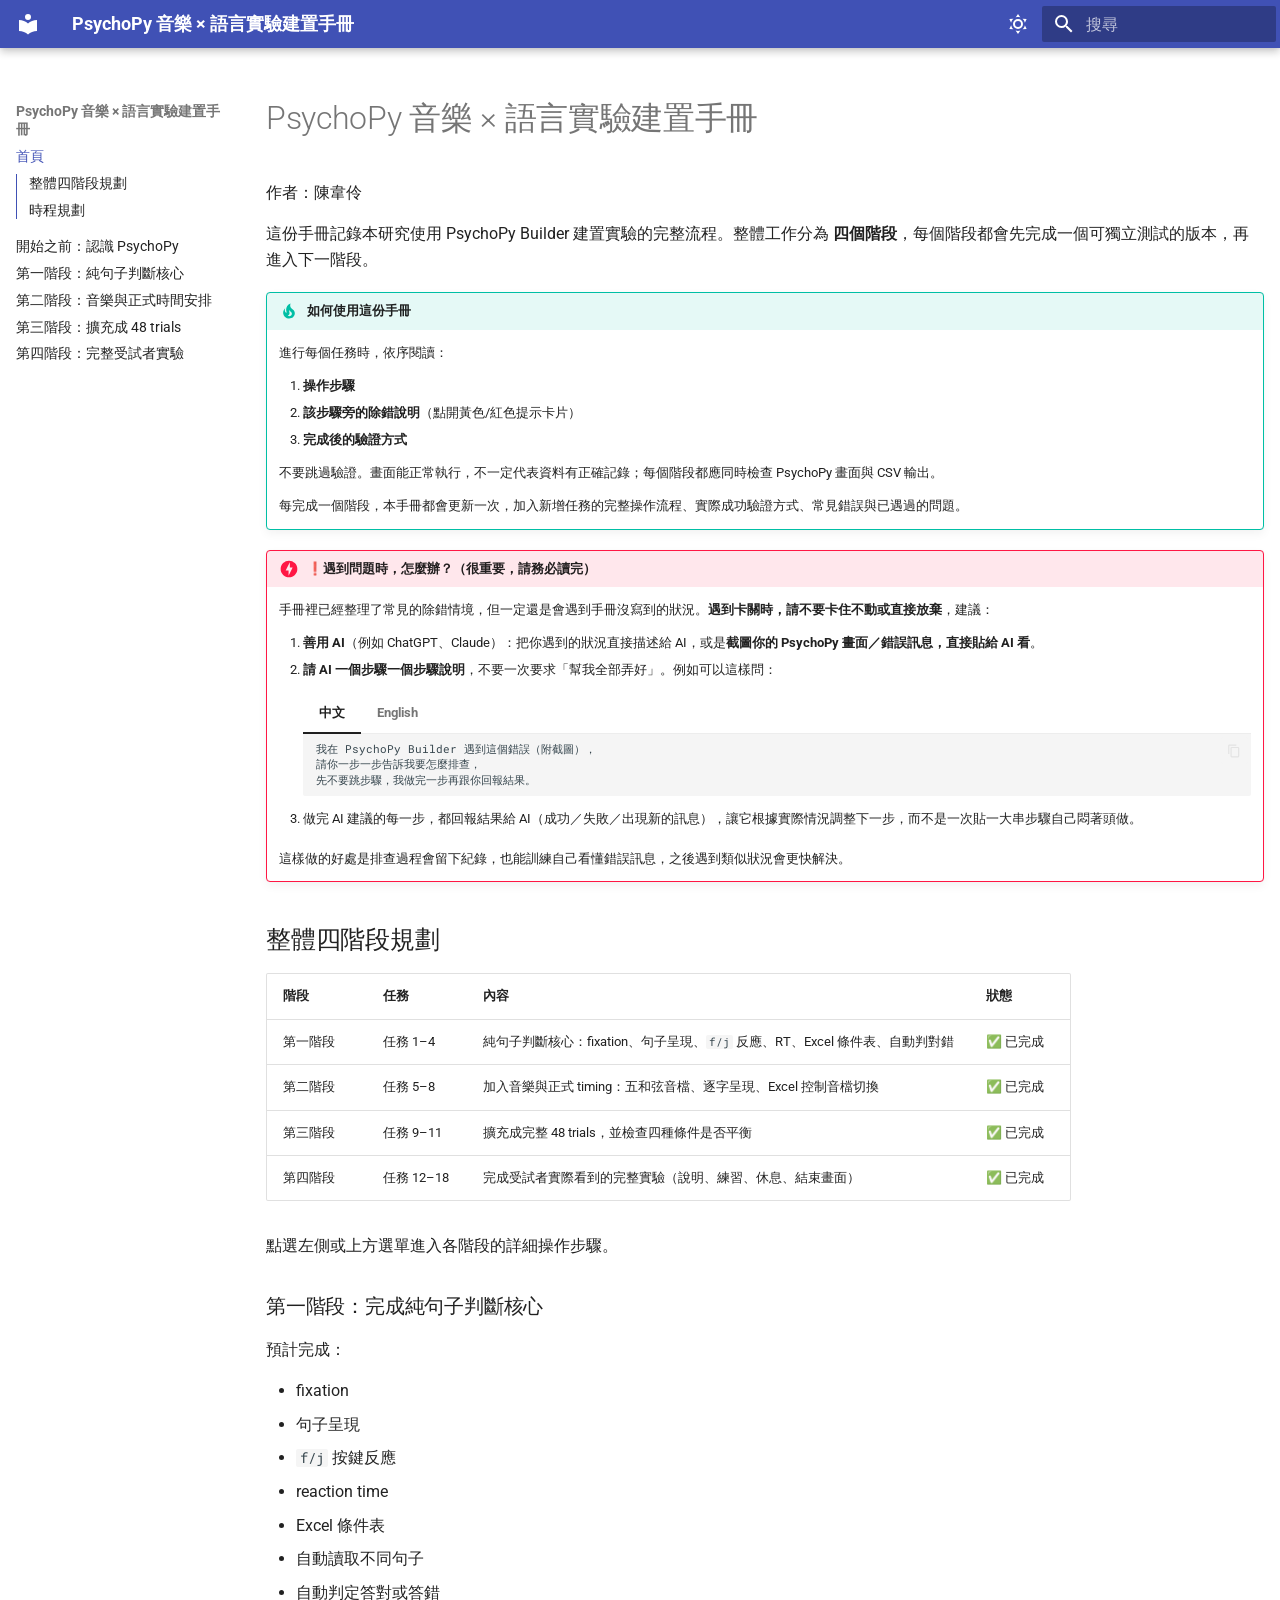
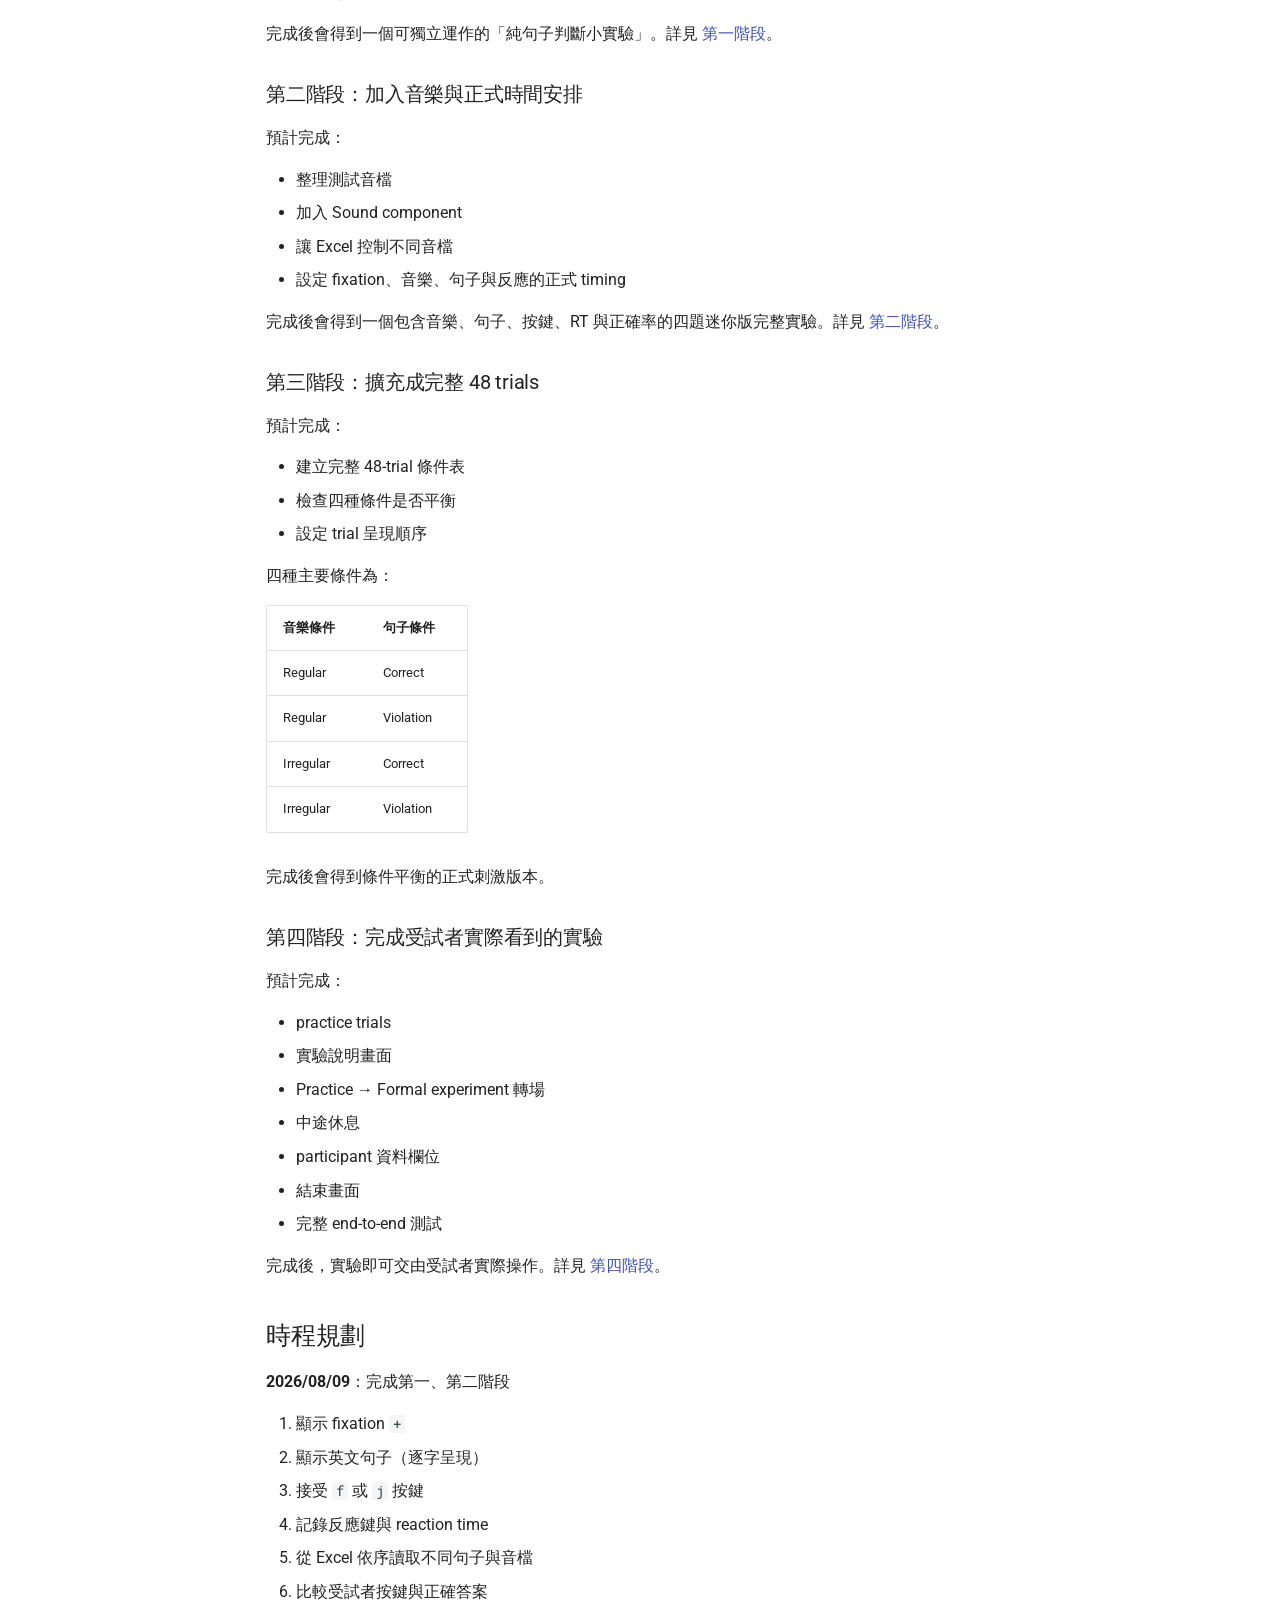
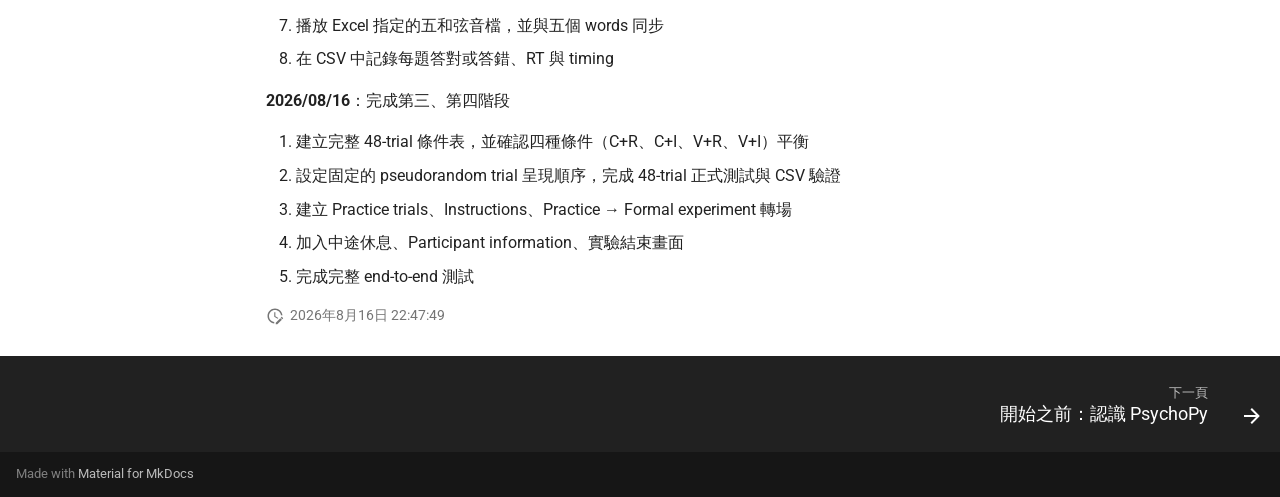
<file: index.html>
<!doctype html>
<html lang="zh-TW" class="no-js">
  <head>
    
      <meta charset="utf-8">
      <meta name="viewport" content="width=device-width,initial-scale=1">
      
        <meta name="description" content="PsychoPy Builder 建置音樂與語言判斷實驗的完整教學手冊">
      
      
        <meta name="author" content="Jessy">
      
      
        <link rel="canonical" href="https://weilinglindachen.github.io/psychopy-manual/">
      
      
      
        <link rel="next" href="intro/">
      
      
        
      
      
      <link rel="icon" href="assets/images/favicon.png">
      <meta name="generator" content="mkdocs-1.6.1, mkdocs-material-9.7.7">
    
    
      
        <title>PsychoPy 音樂 × 語言實驗建置手冊</title>
      
    
    
      <link rel="stylesheet" href="assets/stylesheets/main.ec1eaa64.min.css">
      
        
        <link rel="stylesheet" href="assets/stylesheets/palette.ab4e12ef.min.css">
      
      


    
    
      
    
    
      
        
        
        <link rel="preconnect" href="https://fonts.gstatic.com" crossorigin>
        <link rel="stylesheet" href="https://fonts.googleapis.com/css?family=Roboto:300,300i,400,400i,700,700i%7CRoboto+Mono:400,400i,700,700i&display=fallback">
        <style>:root{--md-text-font:"Roboto";--md-code-font:"Roboto Mono"}</style>
      
    
    
      <link rel="stylesheet" href="stylesheets/extra.css">
    
    <script>__md_scope=new URL(".",location),__md_hash=e=>[...e].reduce(((e,_)=>(e<<5)-e+_.charCodeAt(0)),0),__md_get=(e,_=localStorage,t=__md_scope)=>JSON.parse(_.getItem(t.pathname+"."+e)),__md_set=(e,_,t=localStorage,a=__md_scope)=>{try{t.setItem(a.pathname+"."+e,JSON.stringify(_))}catch(e){}}</script>
    
      

    
    
  </head>
  
  
    
    
      
    
    
    
    
    <body dir="ltr" data-md-color-scheme="default" data-md-color-primary="indigo" data-md-color-accent="indigo">
  
    
    <input class="md-toggle" data-md-toggle="drawer" type="checkbox" id="__drawer" autocomplete="off">
    <input class="md-toggle" data-md-toggle="search" type="checkbox" id="__search" autocomplete="off">
    <label class="md-overlay" for="__drawer"></label>
    <div data-md-component="skip">
      
        
        <a href="#_1" class="md-skip">
          跳轉到
        </a>
      
    </div>
    <div data-md-component="announce">
      
    </div>
    
    
      

  

<header class="md-header md-header--shadow" data-md-component="header">
  <nav class="md-header__inner md-grid" aria-label="頁首">
    <a href="." title="PsychoPy 音樂 × 語言實驗建置手冊" class="md-header__button md-logo" aria-label="PsychoPy 音樂 × 語言實驗建置手冊" data-md-component="logo">
      
  
  <svg xmlns="http://www.w3.org/2000/svg" viewBox="0 0 24 24"><path d="M12 8a3 3 0 0 0 3-3 3 3 0 0 0-3-3 3 3 0 0 0-3 3 3 3 0 0 0 3 3m0 3.54C9.64 9.35 6.5 8 3 8v11c3.5 0 6.64 1.35 9 3.54 2.36-2.19 5.5-3.54 9-3.54V8c-3.5 0-6.64 1.35-9 3.54"/></svg>

    </a>
    <label class="md-header__button md-icon" for="__drawer">
      
      <svg xmlns="http://www.w3.org/2000/svg" viewBox="0 0 24 24"><path d="M3 6h18v2H3zm0 5h18v2H3zm0 5h18v2H3z"/></svg>
    </label>
    <div class="md-header__title" data-md-component="header-title">
      <div class="md-header__ellipsis">
        <div class="md-header__topic">
          <span class="md-ellipsis">
            PsychoPy 音樂 × 語言實驗建置手冊
          </span>
        </div>
        <div class="md-header__topic" data-md-component="header-topic">
          <span class="md-ellipsis">
            
              首頁
            
          </span>
        </div>
      </div>
    </div>
    
      
        <form class="md-header__option" data-md-component="palette">
  
    
    
    
    <input class="md-option" data-md-color-media="(prefers-color-scheme: light)" data-md-color-scheme="default" data-md-color-primary="indigo" data-md-color-accent="indigo"  aria-label="切換至深色模式"  type="radio" name="__palette" id="__palette_0">
    
      <label class="md-header__button md-icon" title="切換至深色模式" for="__palette_1" hidden>
        <svg xmlns="http://www.w3.org/2000/svg" viewBox="0 0 24 24"><path d="M12 7a5 5 0 0 1 5 5 5 5 0 0 1-5 5 5 5 0 0 1-5-5 5 5 0 0 1 5-5m0 2a3 3 0 0 0-3 3 3 3 0 0 0 3 3 3 3 0 0 0 3-3 3 3 0 0 0-3-3m0-7 2.39 3.42C13.65 5.15 12.84 5 12 5s-1.65.15-2.39.42zM3.34 7l4.16-.35A7.2 7.2 0 0 0 5.94 8.5c-.44.74-.69 1.5-.83 2.29zm.02 10 1.76-3.77a7.131 7.131 0 0 0 2.38 4.14zM20.65 7l-1.77 3.79a7.02 7.02 0 0 0-2.38-4.15zm-.01 10-4.14.36c.59-.51 1.12-1.14 1.54-1.86.42-.73.69-1.5.83-2.29zM12 22l-2.41-3.44c.74.27 1.55.44 2.41.44.82 0 1.63-.17 2.37-.44z"/></svg>
      </label>
    
  
    
    
    
    <input class="md-option" data-md-color-media="(prefers-color-scheme: dark)" data-md-color-scheme="slate" data-md-color-primary="indigo" data-md-color-accent="indigo"  aria-label="切換至淺色模式"  type="radio" name="__palette" id="__palette_1">
    
      <label class="md-header__button md-icon" title="切換至淺色模式" for="__palette_0" hidden>
        <svg xmlns="http://www.w3.org/2000/svg" viewBox="0 0 24 24"><path d="m17.75 4.09-2.53 1.94.91 3.06-2.63-1.81-2.63 1.81.91-3.06-2.53-1.94L12.44 4l1.06-3 1.06 3zm3.5 6.91-1.64 1.25.59 1.98-1.7-1.17-1.7 1.17.59-1.98L15.75 11l2.06-.05L18.5 9l.69 1.95zm-2.28 4.95c.83-.08 1.72 1.1 1.19 1.85-.32.45-.66.87-1.08 1.27C15.17 23 8.84 23 4.94 19.07c-3.91-3.9-3.91-10.24 0-14.14.4-.4.82-.76 1.27-1.08.75-.53 1.93.36 1.85 1.19-.27 2.86.69 5.83 2.89 8.02a9.96 9.96 0 0 0 8.02 2.89m-1.64 2.02a12.08 12.08 0 0 1-7.8-3.47c-2.17-2.19-3.33-5-3.49-7.82-2.81 3.14-2.7 7.96.31 10.98 3.02 3.01 7.84 3.12 10.98.31"/></svg>
      </label>
    
  
</form>
      
    
    
      <script>var palette=__md_get("__palette");if(palette&&palette.color){if("(prefers-color-scheme)"===palette.color.media){var media=matchMedia("(prefers-color-scheme: light)"),input=document.querySelector(media.matches?"[data-md-color-media='(prefers-color-scheme: light)']":"[data-md-color-media='(prefers-color-scheme: dark)']");palette.color.media=input.getAttribute("data-md-color-media"),palette.color.scheme=input.getAttribute("data-md-color-scheme"),palette.color.primary=input.getAttribute("data-md-color-primary"),palette.color.accent=input.getAttribute("data-md-color-accent")}for(var[key,value]of Object.entries(palette.color))document.body.setAttribute("data-md-color-"+key,value)}</script>
    
    
    
      
      
        <label class="md-header__button md-icon" for="__search">
          
          <svg xmlns="http://www.w3.org/2000/svg" viewBox="0 0 24 24"><path d="M9.5 3A6.5 6.5 0 0 1 16 9.5c0 1.61-.59 3.09-1.56 4.23l.27.27h.79l5 5-1.5 1.5-5-5v-.79l-.27-.27A6.52 6.52 0 0 1 9.5 16 6.5 6.5 0 0 1 3 9.5 6.5 6.5 0 0 1 9.5 3m0 2C7 5 5 7 5 9.5S7 14 9.5 14 14 12 14 9.5 12 5 9.5 5"/></svg>
        </label>
        <div class="md-search" data-md-component="search" role="dialog">
  <label class="md-search__overlay" for="__search"></label>
  <div class="md-search__inner" role="search">
    <form class="md-search__form" name="search">
      <input type="text" class="md-search__input" name="query" aria-label="搜尋" placeholder="搜尋" autocapitalize="off" autocorrect="off" autocomplete="off" spellcheck="false" data-md-component="search-query" required>
      <label class="md-search__icon md-icon" for="__search">
        
        <svg xmlns="http://www.w3.org/2000/svg" viewBox="0 0 24 24"><path d="M9.5 3A6.5 6.5 0 0 1 16 9.5c0 1.61-.59 3.09-1.56 4.23l.27.27h.79l5 5-1.5 1.5-5-5v-.79l-.27-.27A6.52 6.52 0 0 1 9.5 16 6.5 6.5 0 0 1 3 9.5 6.5 6.5 0 0 1 9.5 3m0 2C7 5 5 7 5 9.5S7 14 9.5 14 14 12 14 9.5 12 5 9.5 5"/></svg>
        
        <svg xmlns="http://www.w3.org/2000/svg" viewBox="0 0 24 24"><path d="M20 11v2H8l5.5 5.5-1.42 1.42L4.16 12l7.92-7.92L13.5 5.5 8 11z"/></svg>
      </label>
      <nav class="md-search__options" aria-label="搜尋">
        
        <button type="reset" class="md-search__icon md-icon" title="清除" aria-label="清除" tabindex="-1">
          
          <svg xmlns="http://www.w3.org/2000/svg" viewBox="0 0 24 24"><path d="M19 6.41 17.59 5 12 10.59 6.41 5 5 6.41 10.59 12 5 17.59 6.41 19 12 13.41 17.59 19 19 17.59 13.41 12z"/></svg>
        </button>
      </nav>
      
        <div class="md-search__suggest" data-md-component="search-suggest"></div>
      
    </form>
    <div class="md-search__output">
      <div class="md-search__scrollwrap" tabindex="0" data-md-scrollfix>
        <div class="md-search-result" data-md-component="search-result">
          <div class="md-search-result__meta">
            正在初始化搜尋引擎
          </div>
          <ol class="md-search-result__list" role="presentation"></ol>
        </div>
      </div>
    </div>
  </div>
</div>
      
    
    
  </nav>
  
</header>
    
    <div class="md-container" data-md-component="container">
      
      
        
          
        
      
      <main class="md-main" data-md-component="main">
        <div class="md-main__inner md-grid">
          
            
              
              <div class="md-sidebar md-sidebar--primary" data-md-component="sidebar" data-md-type="navigation" >
                <div class="md-sidebar__scrollwrap">
                  <div class="md-sidebar__inner">
                    



  

<nav class="md-nav md-nav--primary md-nav--integrated" aria-label="導覽列" data-md-level="0">
  <label class="md-nav__title" for="__drawer">
    <a href="." title="PsychoPy 音樂 × 語言實驗建置手冊" class="md-nav__button md-logo" aria-label="PsychoPy 音樂 × 語言實驗建置手冊" data-md-component="logo">
      
  
  <svg xmlns="http://www.w3.org/2000/svg" viewBox="0 0 24 24"><path d="M12 8a3 3 0 0 0 3-3 3 3 0 0 0-3-3 3 3 0 0 0-3 3 3 3 0 0 0 3 3m0 3.54C9.64 9.35 6.5 8 3 8v11c3.5 0 6.64 1.35 9 3.54 2.36-2.19 5.5-3.54 9-3.54V8c-3.5 0-6.64 1.35-9 3.54"/></svg>

    </a>
    PsychoPy 音樂 × 語言實驗建置手冊
  </label>
  
  <ul class="md-nav__list" data-md-scrollfix>
    
      
      
  
  
    
  
  
  
    <li class="md-nav__item md-nav__item--active">
      
      <input class="md-nav__toggle md-toggle" type="checkbox" id="__toc">
      
      
      
        <label class="md-nav__link md-nav__link--active" for="__toc">
          
  
  
  <span class="md-ellipsis">
    
  
    首頁
  

    
  </span>
  
  

          <span class="md-nav__icon md-icon"></span>
        </label>
      
      <a href="." class="md-nav__link md-nav__link--active">
        
  
  
  <span class="md-ellipsis">
    
  
    首頁
  

    
  </span>
  
  

      </a>
      
        

  

<nav class="md-nav md-nav--secondary" aria-label="本頁內容">
  
  
  
  
    <label class="md-nav__title" for="__toc">
      <span class="md-nav__icon md-icon"></span>
      本頁內容
    </label>
    <ul class="md-nav__list" data-md-component="toc" data-md-scrollfix>
      
        <li class="md-nav__item">
  <a href="#_1" class="md-nav__link">
    <span class="md-ellipsis">
      
        整體四階段規劃
      
    </span>
  </a>
  
</li>
      
        <li class="md-nav__item">
  <a href="#_5" class="md-nav__link">
    <span class="md-ellipsis">
      
        時程規劃
      
    </span>
  </a>
  
</li>
      
    </ul>
  
</nav>
      
    </li>
  

    
      
      
  
  
  
  
    <li class="md-nav__item">
      <a href="intro/" class="md-nav__link">
        
  
  
  <span class="md-ellipsis">
    
  
    開始之前：認識 PsychoPy
  

    
  </span>
  
  

      </a>
    </li>
  

    
      
      
  
  
  
  
    <li class="md-nav__item">
      <a href="stage1/" class="md-nav__link">
        
  
  
  <span class="md-ellipsis">
    
  
    第一階段：純句子判斷核心
  

    
  </span>
  
  

      </a>
    </li>
  

    
      
      
  
  
  
  
    <li class="md-nav__item">
      <a href="stage2/" class="md-nav__link">
        
  
  
  <span class="md-ellipsis">
    
  
    第二階段：音樂與正式時間安排
  

    
  </span>
  
  

      </a>
    </li>
  

    
      
      
  
  
  
  
    <li class="md-nav__item">
      <a href="stage3/" class="md-nav__link">
        
  
  
  <span class="md-ellipsis">
    
  
    第三階段：擴充成 48 trials
  

    
  </span>
  
  

      </a>
    </li>
  

    
      
      
  
  
  
  
    <li class="md-nav__item">
      <a href="stage4/" class="md-nav__link">
        
  
  
  <span class="md-ellipsis">
    
  
    第四階段：完整受試者實驗
  

    
  </span>
  
  

      </a>
    </li>
  

    
  </ul>
</nav>
                  </div>
                </div>
              </div>
            
            
          
          
            <div class="md-content" data-md-component="content">
              
              <article class="md-content__inner md-typeset">
                
                  



<h1 id="psychopy">PsychoPy 音樂 × 語言實驗建置手冊<a class="headerlink" href="#psychopy" title="Permanent link">&para;</a></h1>
<p>作者：陳韋伶</p>
<p>這份手冊記錄本研究使用 PsychoPy Builder 建置實驗的完整流程。整體工作分為 <strong>四個階段</strong>，每個階段都會先完成一個可獨立測試的版本，再進入下一階段。</p>
<div class="admonition tip">
<p class="admonition-title">如何使用這份手冊</p>
<p>進行每個任務時，依序閱讀：</p>
<ol>
<li><strong>操作步驟</strong></li>
<li><strong>該步驟旁的除錯說明</strong>（點開黃色/紅色提示卡片）</li>
<li><strong>完成後的驗證方式</strong></li>
</ol>
<p>不要跳過驗證。畫面能正常執行，不一定代表資料有正確記錄；每個階段都應同時檢查 PsychoPy 畫面與 CSV 輸出。</p>
<p>每完成一個階段，本手冊都會更新一次，加入新增任務的完整操作流程、實際成功驗證方式、常見錯誤與已遇過的問題。</p>
</div>
<div class="admonition danger">
<p class="admonition-title">❗️遇到問題時，怎麼辦？（很重要，請務必讀完）</p>
<p>手冊裡已經整理了常見的除錯情境，但一定還是會遇到手冊沒寫到的狀況。<strong>遇到卡關時，請不要卡住不動或直接放棄</strong>，建議：</p>
<ol>
<li><strong>善用 AI</strong>（例如 ChatGPT、Claude）：把你遇到的狀況直接描述給 AI，或是<strong>截圖你的 PsychoPy 畫面／錯誤訊息，直接貼給 AI 看</strong>。</li>
<li>
<p><strong>請 AI 一個步驟一個步驟說明</strong>，不要一次要求「幫我全部弄好」。例如可以這樣問：</p>
<div class="tabbed-set tabbed-alternate" data-tabs="1:2"><input checked="checked" id="__tabbed_1_1" name="__tabbed_1" type="radio" /><input id="__tabbed_1_2" name="__tabbed_1" type="radio" /><div class="tabbed-labels"><label for="__tabbed_1_1">中文</label><label for="__tabbed_1_2">English</label></div>
<div class="tabbed-content">
<div class="tabbed-block">
<div class="highlight"><pre><span></span><code>我在 PsychoPy Builder 遇到這個錯誤（附截圖），
請你一步一步告訴我要怎麼排查，
先不要跳步驟，我做完一步再跟你回報結果。
</code></pre></div>
</div>
<div class="tabbed-block">
<div class="highlight"><pre><span></span><code>I ran into this error in PsychoPy Builder (screenshot attached).
Please walk me through troubleshooting it one step at a time —
don&#39;t skip ahead. I&#39;ll report back the result after each step.
</code></pre></div>
</div>
</div>
</div>
</li>
<li>
<p>做完 AI 建議的每一步，都回報結果給 AI（成功／失敗／出現新的訊息），讓它根據實際情況調整下一步，而不是一次貼一大串步驟自己悶著頭做。</p>
</li>
</ol>
<p>這樣做的好處是排查過程會留下紀錄，也能訓練自己看懂錯誤訊息，之後遇到類似狀況會更快解決。</p>
</div>
<h2 id="_1">整體四階段規劃<a class="headerlink" href="#_1" title="Permanent link">&para;</a></h2>
<table>
<thead>
<tr>
<th>階段</th>
<th>任務</th>
<th>內容</th>
<th>狀態</th>
</tr>
</thead>
<tbody>
<tr>
<td>第一階段</td>
<td>任務 1–4</td>
<td>純句子判斷核心：fixation、句子呈現、<code>f/j</code> 反應、RT、Excel 條件表、自動判對錯</td>
<td>✅ 已完成</td>
</tr>
<tr>
<td>第二階段</td>
<td>任務 5–8</td>
<td>加入音樂與正式 timing：五和弦音檔、逐字呈現、Excel 控制音檔切換</td>
<td>✅ 已完成</td>
</tr>
<tr>
<td>第三階段</td>
<td>任務 9–11</td>
<td>擴充成完整 48 trials，並檢查四種條件是否平衡</td>
<td>✅ 已完成</td>
</tr>
<tr>
<td>第四階段</td>
<td>任務 12–18</td>
<td>完成受試者實際看到的完整實驗（說明、練習、休息、結束畫面）</td>
<td>✅ 已完成</td>
</tr>
</tbody>
</table>
<p>點選左側或上方選單進入各階段的詳細操作步驟。</p>
<h3 id="_2">第一階段：完成純句子判斷核心<a class="headerlink" href="#_2" title="Permanent link">&para;</a></h3>
<p>預計完成：</p>
<ul>
<li>fixation</li>
<li>句子呈現</li>
<li><code>f/j</code> 按鍵反應</li>
<li>reaction time</li>
<li>Excel 條件表</li>
<li>自動讀取不同句子</li>
<li>自動判定答對或答錯</li>
</ul>
<p>完成後會得到一個可獨立運作的「純句子判斷小實驗」。詳見 <a href="stage1/">第一階段</a>。</p>
<h3 id="_3">第二階段：加入音樂與正式時間安排<a class="headerlink" href="#_3" title="Permanent link">&para;</a></h3>
<p>預計完成：</p>
<ul>
<li>整理測試音檔</li>
<li>加入 Sound component</li>
<li>讓 Excel 控制不同音檔</li>
<li>設定 fixation、音樂、句子與反應的正式 timing</li>
</ul>
<p>完成後會得到一個包含音樂、句子、按鍵、RT 與正確率的四題迷你版完整實驗。詳見 <a href="stage2/">第二階段</a>。</p>
<h3 id="48-trials">第三階段：擴充成完整 48 trials<a class="headerlink" href="#48-trials" title="Permanent link">&para;</a></h3>
<p>預計完成：</p>
<ul>
<li>建立完整 48-trial 條件表</li>
<li>檢查四種條件是否平衡</li>
<li>設定 trial 呈現順序</li>
</ul>
<p>四種主要條件為：</p>
<table>
<thead>
<tr>
<th>音樂條件</th>
<th>句子條件</th>
</tr>
</thead>
<tbody>
<tr>
<td>Regular</td>
<td>Correct</td>
</tr>
<tr>
<td>Regular</td>
<td>Violation</td>
</tr>
<tr>
<td>Irregular</td>
<td>Correct</td>
</tr>
<tr>
<td>Irregular</td>
<td>Violation</td>
</tr>
</tbody>
</table>
<p>完成後會得到條件平衡的正式刺激版本。</p>
<h3 id="_4">第四階段：完成受試者實際看到的實驗<a class="headerlink" href="#_4" title="Permanent link">&para;</a></h3>
<p>預計完成：</p>
<ul>
<li>practice trials</li>
<li>實驗說明畫面</li>
<li>Practice → Formal experiment 轉場</li>
<li>中途休息</li>
<li>participant 資料欄位</li>
<li>結束畫面</li>
<li>完整 end-to-end 測試</li>
</ul>
<p>完成後，實驗即可交由受試者實際操作。詳見 <a href="stage4/">第四階段</a>。</p>
<h2 id="_5">時程規劃<a class="headerlink" href="#_5" title="Permanent link">&para;</a></h2>
<p><strong>2026/08/09</strong>：完成第一、第二階段</p>
<ol>
<li>顯示 fixation <code>+</code></li>
<li>顯示英文句子（逐字呈現）</li>
<li>接受 <code>f</code> 或 <code>j</code> 按鍵</li>
<li>記錄反應鍵與 reaction time</li>
<li>從 Excel 依序讀取不同句子與音檔</li>
<li>比較受試者按鍵與正確答案</li>
<li>播放 Excel 指定的五和弦音檔，並與五個 words 同步</li>
<li>在 CSV 中記錄每題答對或答錯、RT 與 timing</li>
</ol>
<p><strong>2026/08/16</strong>：完成第三、第四階段</p>
<ol>
<li>建立完整 48-trial 條件表，並確認四種條件（C+R、C+I、V+R、V+I）平衡</li>
<li>設定固定的 pseudorandom trial 呈現順序，完成 48-trial 正式測試與 CSV 驗證</li>
<li>建立 Practice trials、Instructions、Practice → Formal experiment 轉場</li>
<li>加入中途休息、Participant information、實驗結束畫面</li>
<li>完成完整 end-to-end 測試</li>
</ol>







  
    
  
  


  <aside class="md-source-file">
    
      
  <span class="md-source-file__fact">
    <span class="md-icon" title="最後更新">
      <svg xmlns="http://www.w3.org/2000/svg" viewBox="0 0 24 24"><path d="M21 13.1c-.1 0-.3.1-.4.2l-1 1 2.1 2.1 1-1c.2-.2.2-.6 0-.8l-1.3-1.3c-.1-.1-.2-.2-.4-.2m-1.9 1.8-6.1 6V23h2.1l6.1-6.1zM12.5 7v5.2l4 2.4-1 1L11 13V7zM11 21.9c-5.1-.5-9-4.8-9-9.9C2 6.5 6.5 2 12 2c5.3 0 9.6 4.1 10 9.3-.3-.1-.6-.2-1-.2s-.7.1-1 .2C19.6 7.2 16.2 4 12 4c-4.4 0-8 3.6-8 8 0 4.1 3.1 7.5 7.1 7.9l-.1.2z"/></svg>
    </span>
    <span class="git-revision-date-localized-plugin git-revision-date-localized-plugin-datetime" title="2026年8月16日 22:47:49 CST">2026年8月16日 22:47:49</span>
  </span>

    
    
    
    
  </aside>





                
              </article>
            </div>
          
          
  <script>var tabs=__md_get("__tabs");if(Array.isArray(tabs))e:for(var set of document.querySelectorAll(".tabbed-set")){var labels=set.querySelector(".tabbed-labels");for(var tab of tabs)for(var label of labels.getElementsByTagName("label"))if(label.innerText.trim()===tab){var input=document.getElementById(label.htmlFor);input.checked=!0;continue e}}</script>

<script>var target=document.getElementById(location.hash.slice(1));target&&target.name&&(target.checked=target.name.startsWith("__tabbed_"))</script>
        </div>
        
          <button type="button" class="md-top md-icon" data-md-component="top" hidden>
  
  <svg xmlns="http://www.w3.org/2000/svg" viewBox="0 0 24 24"><path d="M13 20h-2V8l-5.5 5.5-1.42-1.42L12 4.16l7.92 7.92-1.42 1.42L13 8z"/></svg>
  回到頂端
</button>
        
      </main>
      
        <footer class="md-footer">
  
    
      
      <nav class="md-footer__inner md-grid" aria-label="頁腳" >
        
        
          
          <a href="intro/" class="md-footer__link md-footer__link--next" aria-label="下一頁: 開始之前：認識 PsychoPy">
            <div class="md-footer__title">
              <span class="md-footer__direction">
                下一頁
              </span>
              <div class="md-ellipsis">
                開始之前：認識 PsychoPy
              </div>
            </div>
            <div class="md-footer__button md-icon">
              
              <svg xmlns="http://www.w3.org/2000/svg" viewBox="0 0 24 24"><path d="M4 11v2h12l-5.5 5.5 1.42 1.42L19.84 12l-7.92-7.92L10.5 5.5 16 11z"/></svg>
            </div>
          </a>
        
      </nav>
    
  
  <div class="md-footer-meta md-typeset">
    <div class="md-footer-meta__inner md-grid">
      <div class="md-copyright">
  
  
    Made with
    <a href="https://squidfunk.github.io/mkdocs-material/" target="_blank" rel="noopener">
      Material for MkDocs
    </a>
  
</div>
      
    </div>
  </div>
</footer>
      
    </div>
    <div class="md-dialog" data-md-component="dialog">
      <div class="md-dialog__inner md-typeset"></div>
    </div>
    
    
    
      
      
      <script id="__config" type="application/json">{"annotate": null, "base": ".", "features": ["navigation.expand", "navigation.top", "navigation.footer", "navigation.indexes", "toc.integrate", "search.suggest", "search.highlight", "content.code.copy", "content.tabs.link"], "search": "assets/javascripts/workers/search.2c215733.min.js", "tags": null, "translations": {"clipboard.copied": "\u5df2\u8907\u88fd", "clipboard.copy": "\u8907\u88fd", "search.result.more.one": "\u6b64\u9801\u5c1a\u6709 1 \u500b\u7b26\u5408\u7684\u9805\u76ee", "search.result.more.other": "\u6b64\u9801\u5c1a\u6709 # \u500b\u7b26\u5408\u7684\u9805\u76ee", "search.result.none": "\u6c92\u6709\u7b26\u5408\u7684\u9805\u76ee", "search.result.one": "\u627e\u5230 1 \u500b\u7b26\u5408\u7684\u9805\u76ee", "search.result.other": "\u627e\u5230 # \u500b\u7b26\u5408\u7684\u9805\u76ee", "search.result.placeholder": "\u6253\u5b57\u9032\u884c\u641c\u5c0b", "search.result.term.missing": "\u7f3a\u5c11\u5b57\u8a5e", "select.version": "\u9078\u64c7\u7248\u672c"}, "version": null}</script>
    
    
      <script src="assets/javascripts/bundle.d7400e89.min.js"></script>
      
    
  </body>
</html>
</file>
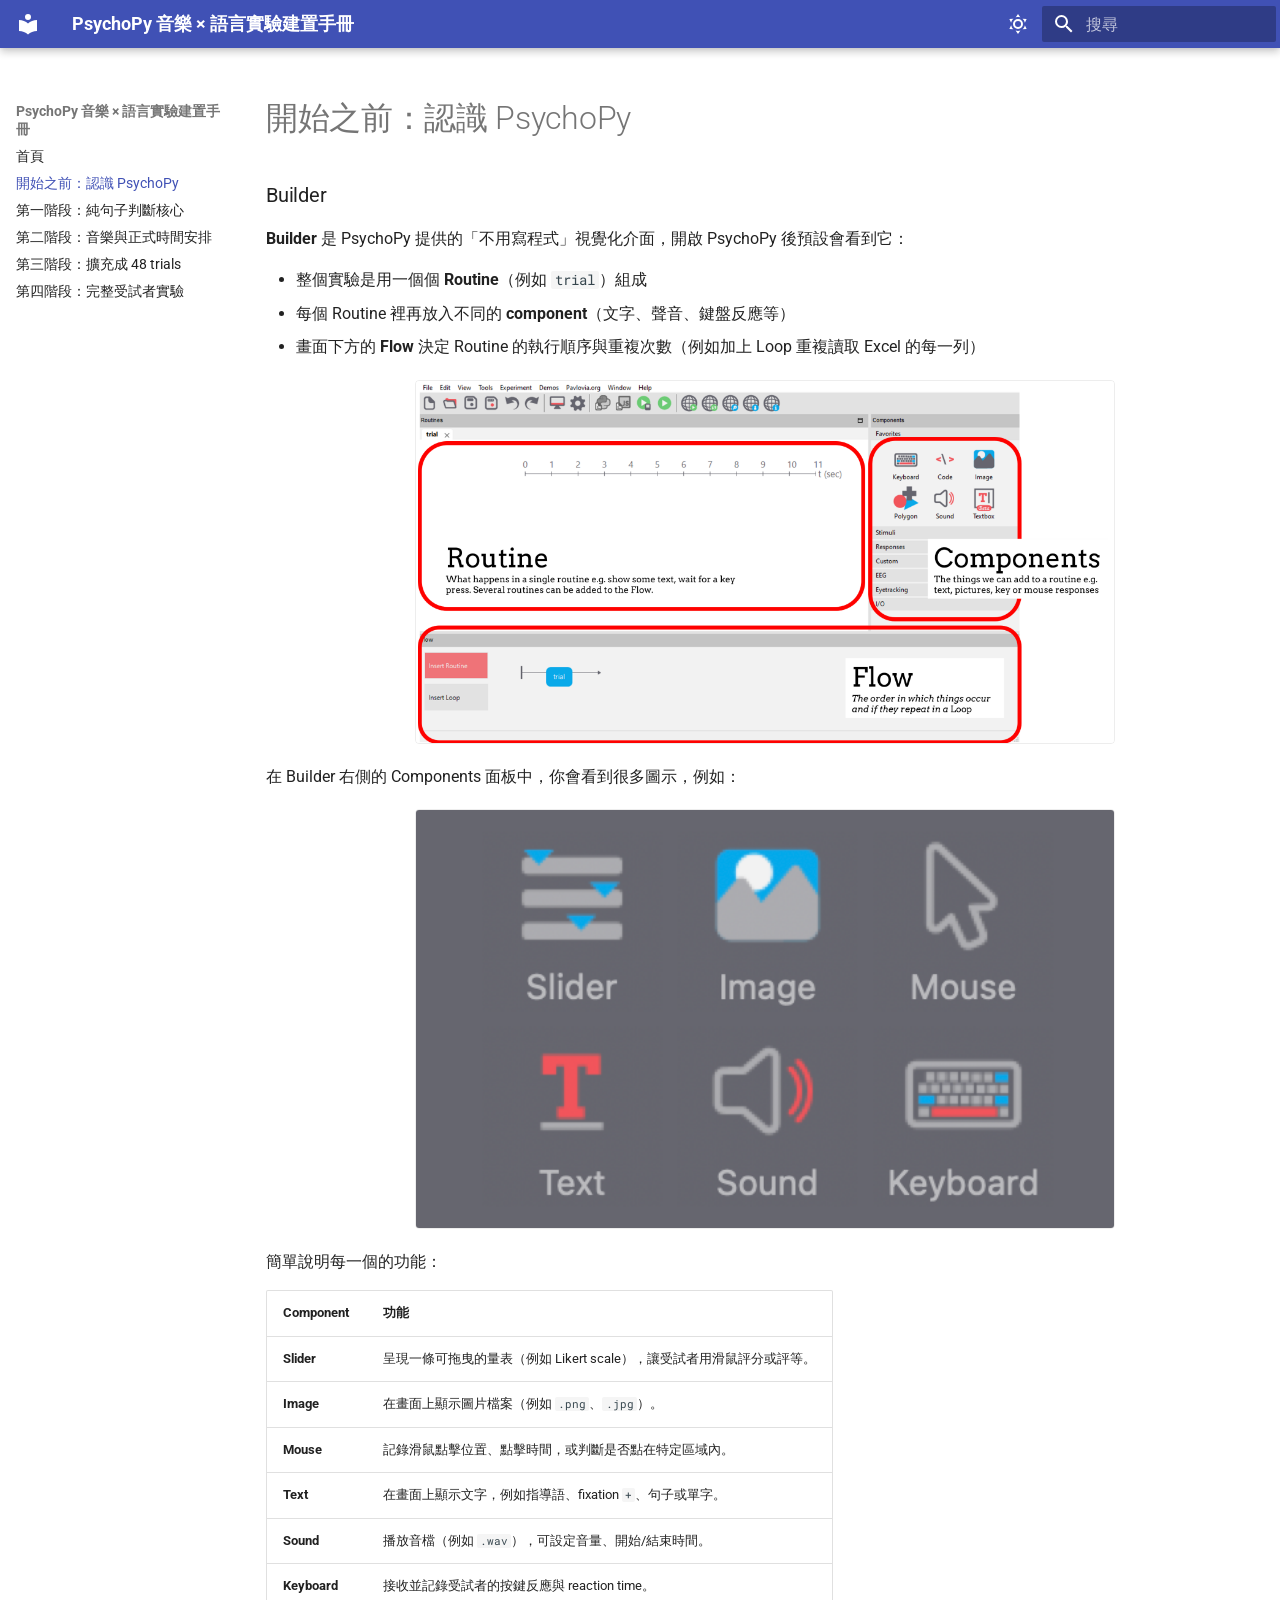
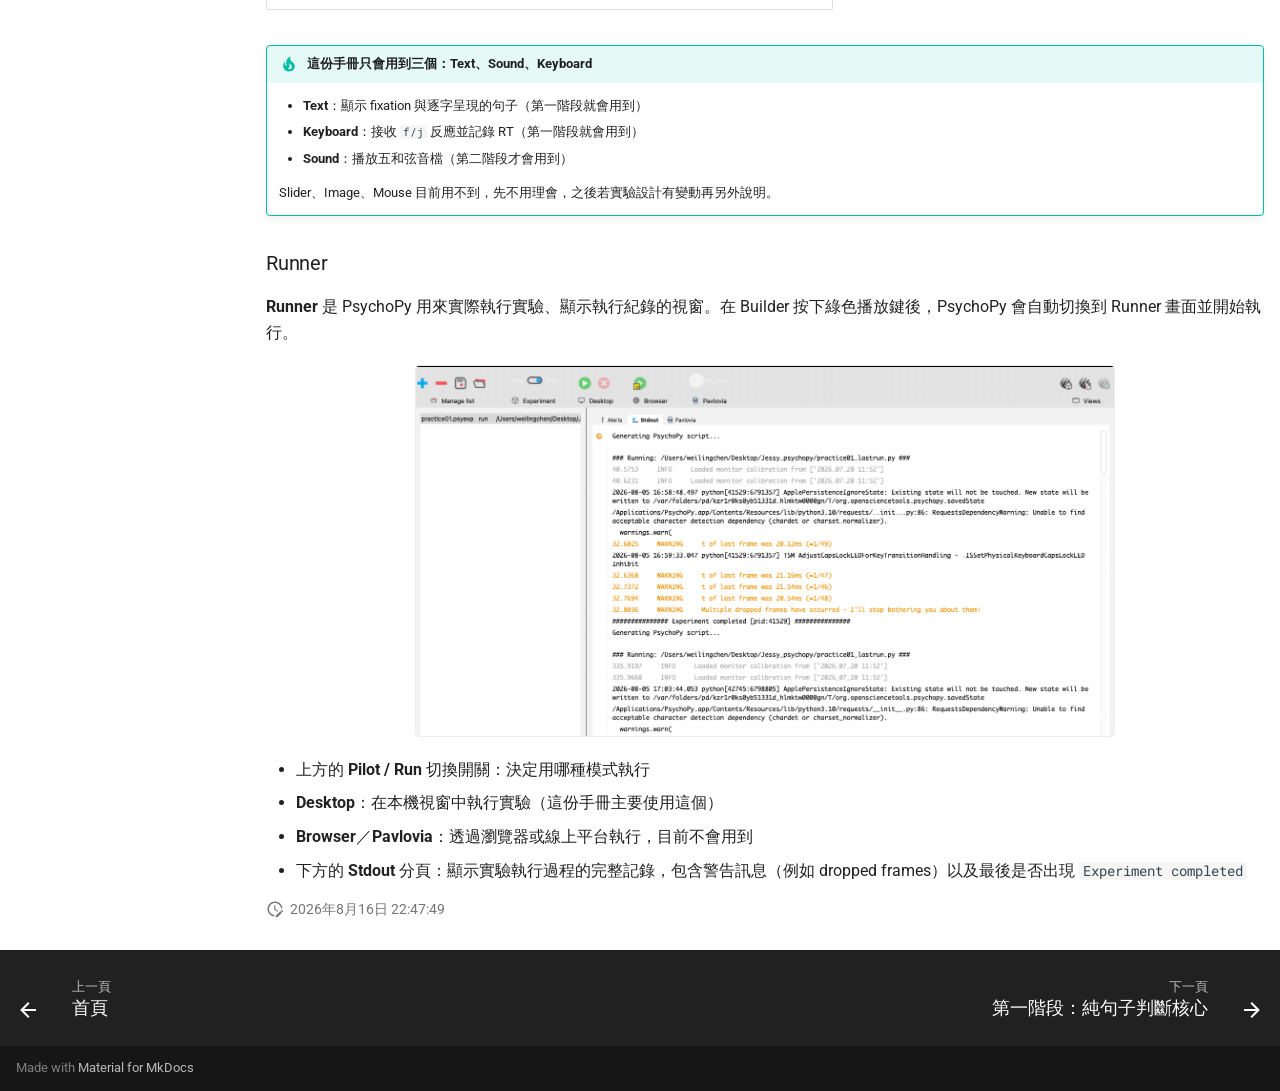
<file: intro/index.html>
<!doctype html>
<html lang="zh-TW" class="no-js">
  <head>
    
      <meta charset="utf-8">
      <meta name="viewport" content="width=device-width,initial-scale=1">
      
        <meta name="description" content="PsychoPy Builder 建置音樂與語言判斷實驗的完整教學手冊">
      
      
        <meta name="author" content="Jessy">
      
      
        <link rel="canonical" href="https://weilinglindachen.github.io/psychopy-manual/intro/">
      
      
        <link rel="prev" href="..">
      
      
        <link rel="next" href="../stage1/">
      
      
        
      
      
      <link rel="icon" href="../assets/images/favicon.png">
      <meta name="generator" content="mkdocs-1.6.1, mkdocs-material-9.7.7">
    
    
      
        <title>開始之前：認識 PsychoPy - PsychoPy 音樂 × 語言實驗建置手冊</title>
      
    
    
      <link rel="stylesheet" href="../assets/stylesheets/main.ec1eaa64.min.css">
      
        
        <link rel="stylesheet" href="../assets/stylesheets/palette.ab4e12ef.min.css">
      
      


    
    
      
    
    
      
        
        
        <link rel="preconnect" href="https://fonts.gstatic.com" crossorigin>
        <link rel="stylesheet" href="https://fonts.googleapis.com/css?family=Roboto:300,300i,400,400i,700,700i%7CRoboto+Mono:400,400i,700,700i&display=fallback">
        <style>:root{--md-text-font:"Roboto";--md-code-font:"Roboto Mono"}</style>
      
    
    
      <link rel="stylesheet" href="../stylesheets/extra.css">
    
    <script>__md_scope=new URL("..",location),__md_hash=e=>[...e].reduce(((e,_)=>(e<<5)-e+_.charCodeAt(0)),0),__md_get=(e,_=localStorage,t=__md_scope)=>JSON.parse(_.getItem(t.pathname+"."+e)),__md_set=(e,_,t=localStorage,a=__md_scope)=>{try{t.setItem(a.pathname+"."+e,JSON.stringify(_))}catch(e){}}</script>
    
      

    
    
  </head>
  
  
    
    
      
    
    
    
    
    <body dir="ltr" data-md-color-scheme="default" data-md-color-primary="indigo" data-md-color-accent="indigo">
  
    
    <input class="md-toggle" data-md-toggle="drawer" type="checkbox" id="__drawer" autocomplete="off">
    <input class="md-toggle" data-md-toggle="search" type="checkbox" id="__search" autocomplete="off">
    <label class="md-overlay" for="__drawer"></label>
    <div data-md-component="skip">
      
    </div>
    <div data-md-component="announce">
      
    </div>
    
    
      

  

<header class="md-header md-header--shadow" data-md-component="header">
  <nav class="md-header__inner md-grid" aria-label="頁首">
    <a href=".." title="PsychoPy 音樂 × 語言實驗建置手冊" class="md-header__button md-logo" aria-label="PsychoPy 音樂 × 語言實驗建置手冊" data-md-component="logo">
      
  
  <svg xmlns="http://www.w3.org/2000/svg" viewBox="0 0 24 24"><path d="M12 8a3 3 0 0 0 3-3 3 3 0 0 0-3-3 3 3 0 0 0-3 3 3 3 0 0 0 3 3m0 3.54C9.64 9.35 6.5 8 3 8v11c3.5 0 6.64 1.35 9 3.54 2.36-2.19 5.5-3.54 9-3.54V8c-3.5 0-6.64 1.35-9 3.54"/></svg>

    </a>
    <label class="md-header__button md-icon" for="__drawer">
      
      <svg xmlns="http://www.w3.org/2000/svg" viewBox="0 0 24 24"><path d="M3 6h18v2H3zm0 5h18v2H3zm0 5h18v2H3z"/></svg>
    </label>
    <div class="md-header__title" data-md-component="header-title">
      <div class="md-header__ellipsis">
        <div class="md-header__topic">
          <span class="md-ellipsis">
            PsychoPy 音樂 × 語言實驗建置手冊
          </span>
        </div>
        <div class="md-header__topic" data-md-component="header-topic">
          <span class="md-ellipsis">
            
              開始之前：認識 PsychoPy
            
          </span>
        </div>
      </div>
    </div>
    
      
        <form class="md-header__option" data-md-component="palette">
  
    
    
    
    <input class="md-option" data-md-color-media="(prefers-color-scheme: light)" data-md-color-scheme="default" data-md-color-primary="indigo" data-md-color-accent="indigo"  aria-label="切換至深色模式"  type="radio" name="__palette" id="__palette_0">
    
      <label class="md-header__button md-icon" title="切換至深色模式" for="__palette_1" hidden>
        <svg xmlns="http://www.w3.org/2000/svg" viewBox="0 0 24 24"><path d="M12 7a5 5 0 0 1 5 5 5 5 0 0 1-5 5 5 5 0 0 1-5-5 5 5 0 0 1 5-5m0 2a3 3 0 0 0-3 3 3 3 0 0 0 3 3 3 3 0 0 0 3-3 3 3 0 0 0-3-3m0-7 2.39 3.42C13.65 5.15 12.84 5 12 5s-1.65.15-2.39.42zM3.34 7l4.16-.35A7.2 7.2 0 0 0 5.94 8.5c-.44.74-.69 1.5-.83 2.29zm.02 10 1.76-3.77a7.131 7.131 0 0 0 2.38 4.14zM20.65 7l-1.77 3.79a7.02 7.02 0 0 0-2.38-4.15zm-.01 10-4.14.36c.59-.51 1.12-1.14 1.54-1.86.42-.73.69-1.5.83-2.29zM12 22l-2.41-3.44c.74.27 1.55.44 2.41.44.82 0 1.63-.17 2.37-.44z"/></svg>
      </label>
    
  
    
    
    
    <input class="md-option" data-md-color-media="(prefers-color-scheme: dark)" data-md-color-scheme="slate" data-md-color-primary="indigo" data-md-color-accent="indigo"  aria-label="切換至淺色模式"  type="radio" name="__palette" id="__palette_1">
    
      <label class="md-header__button md-icon" title="切換至淺色模式" for="__palette_0" hidden>
        <svg xmlns="http://www.w3.org/2000/svg" viewBox="0 0 24 24"><path d="m17.75 4.09-2.53 1.94.91 3.06-2.63-1.81-2.63 1.81.91-3.06-2.53-1.94L12.44 4l1.06-3 1.06 3zm3.5 6.91-1.64 1.25.59 1.98-1.7-1.17-1.7 1.17.59-1.98L15.75 11l2.06-.05L18.5 9l.69 1.95zm-2.28 4.95c.83-.08 1.72 1.1 1.19 1.85-.32.45-.66.87-1.08 1.27C15.17 23 8.84 23 4.94 19.07c-3.91-3.9-3.91-10.24 0-14.14.4-.4.82-.76 1.27-1.08.75-.53 1.93.36 1.85 1.19-.27 2.86.69 5.83 2.89 8.02a9.96 9.96 0 0 0 8.02 2.89m-1.64 2.02a12.08 12.08 0 0 1-7.8-3.47c-2.17-2.19-3.33-5-3.49-7.82-2.81 3.14-2.7 7.96.31 10.98 3.02 3.01 7.84 3.12 10.98.31"/></svg>
      </label>
    
  
</form>
      
    
    
      <script>var palette=__md_get("__palette");if(palette&&palette.color){if("(prefers-color-scheme)"===palette.color.media){var media=matchMedia("(prefers-color-scheme: light)"),input=document.querySelector(media.matches?"[data-md-color-media='(prefers-color-scheme: light)']":"[data-md-color-media='(prefers-color-scheme: dark)']");palette.color.media=input.getAttribute("data-md-color-media"),palette.color.scheme=input.getAttribute("data-md-color-scheme"),palette.color.primary=input.getAttribute("data-md-color-primary"),palette.color.accent=input.getAttribute("data-md-color-accent")}for(var[key,value]of Object.entries(palette.color))document.body.setAttribute("data-md-color-"+key,value)}</script>
    
    
    
      
      
        <label class="md-header__button md-icon" for="__search">
          
          <svg xmlns="http://www.w3.org/2000/svg" viewBox="0 0 24 24"><path d="M9.5 3A6.5 6.5 0 0 1 16 9.5c0 1.61-.59 3.09-1.56 4.23l.27.27h.79l5 5-1.5 1.5-5-5v-.79l-.27-.27A6.52 6.52 0 0 1 9.5 16 6.5 6.5 0 0 1 3 9.5 6.5 6.5 0 0 1 9.5 3m0 2C7 5 5 7 5 9.5S7 14 9.5 14 14 12 14 9.5 12 5 9.5 5"/></svg>
        </label>
        <div class="md-search" data-md-component="search" role="dialog">
  <label class="md-search__overlay" for="__search"></label>
  <div class="md-search__inner" role="search">
    <form class="md-search__form" name="search">
      <input type="text" class="md-search__input" name="query" aria-label="搜尋" placeholder="搜尋" autocapitalize="off" autocorrect="off" autocomplete="off" spellcheck="false" data-md-component="search-query" required>
      <label class="md-search__icon md-icon" for="__search">
        
        <svg xmlns="http://www.w3.org/2000/svg" viewBox="0 0 24 24"><path d="M9.5 3A6.5 6.5 0 0 1 16 9.5c0 1.61-.59 3.09-1.56 4.23l.27.27h.79l5 5-1.5 1.5-5-5v-.79l-.27-.27A6.52 6.52 0 0 1 9.5 16 6.5 6.5 0 0 1 3 9.5 6.5 6.5 0 0 1 9.5 3m0 2C7 5 5 7 5 9.5S7 14 9.5 14 14 12 14 9.5 12 5 9.5 5"/></svg>
        
        <svg xmlns="http://www.w3.org/2000/svg" viewBox="0 0 24 24"><path d="M20 11v2H8l5.5 5.5-1.42 1.42L4.16 12l7.92-7.92L13.5 5.5 8 11z"/></svg>
      </label>
      <nav class="md-search__options" aria-label="搜尋">
        
        <button type="reset" class="md-search__icon md-icon" title="清除" aria-label="清除" tabindex="-1">
          
          <svg xmlns="http://www.w3.org/2000/svg" viewBox="0 0 24 24"><path d="M19 6.41 17.59 5 12 10.59 6.41 5 5 6.41 10.59 12 5 17.59 6.41 19 12 13.41 17.59 19 19 17.59 13.41 12z"/></svg>
        </button>
      </nav>
      
        <div class="md-search__suggest" data-md-component="search-suggest"></div>
      
    </form>
    <div class="md-search__output">
      <div class="md-search__scrollwrap" tabindex="0" data-md-scrollfix>
        <div class="md-search-result" data-md-component="search-result">
          <div class="md-search-result__meta">
            正在初始化搜尋引擎
          </div>
          <ol class="md-search-result__list" role="presentation"></ol>
        </div>
      </div>
    </div>
  </div>
</div>
      
    
    
  </nav>
  
</header>
    
    <div class="md-container" data-md-component="container">
      
      
        
          
        
      
      <main class="md-main" data-md-component="main">
        <div class="md-main__inner md-grid">
          
            
              
              <div class="md-sidebar md-sidebar--primary" data-md-component="sidebar" data-md-type="navigation" >
                <div class="md-sidebar__scrollwrap">
                  <div class="md-sidebar__inner">
                    



  

<nav class="md-nav md-nav--primary md-nav--integrated" aria-label="導覽列" data-md-level="0">
  <label class="md-nav__title" for="__drawer">
    <a href=".." title="PsychoPy 音樂 × 語言實驗建置手冊" class="md-nav__button md-logo" aria-label="PsychoPy 音樂 × 語言實驗建置手冊" data-md-component="logo">
      
  
  <svg xmlns="http://www.w3.org/2000/svg" viewBox="0 0 24 24"><path d="M12 8a3 3 0 0 0 3-3 3 3 0 0 0-3-3 3 3 0 0 0-3 3 3 3 0 0 0 3 3m0 3.54C9.64 9.35 6.5 8 3 8v11c3.5 0 6.64 1.35 9 3.54 2.36-2.19 5.5-3.54 9-3.54V8c-3.5 0-6.64 1.35-9 3.54"/></svg>

    </a>
    PsychoPy 音樂 × 語言實驗建置手冊
  </label>
  
  <ul class="md-nav__list" data-md-scrollfix>
    
      
      
  
  
  
  
    <li class="md-nav__item">
      <a href=".." class="md-nav__link">
        
  
  
  <span class="md-ellipsis">
    
  
    首頁
  

    
  </span>
  
  

      </a>
    </li>
  

    
      
      
  
  
    
  
  
  
    <li class="md-nav__item md-nav__item--active">
      
      <input class="md-nav__toggle md-toggle" type="checkbox" id="__toc">
      
      
      
      <a href="./" class="md-nav__link md-nav__link--active">
        
  
  
  <span class="md-ellipsis">
    
  
    開始之前：認識 PsychoPy
  

    
  </span>
  
  

      </a>
      
    </li>
  

    
      
      
  
  
  
  
    <li class="md-nav__item">
      <a href="../stage1/" class="md-nav__link">
        
  
  
  <span class="md-ellipsis">
    
  
    第一階段：純句子判斷核心
  

    
  </span>
  
  

      </a>
    </li>
  

    
      
      
  
  
  
  
    <li class="md-nav__item">
      <a href="../stage2/" class="md-nav__link">
        
  
  
  <span class="md-ellipsis">
    
  
    第二階段：音樂與正式時間安排
  

    
  </span>
  
  

      </a>
    </li>
  

    
      
      
  
  
  
  
    <li class="md-nav__item">
      <a href="../stage3/" class="md-nav__link">
        
  
  
  <span class="md-ellipsis">
    
  
    第三階段：擴充成 48 trials
  

    
  </span>
  
  

      </a>
    </li>
  

    
      
      
  
  
  
  
    <li class="md-nav__item">
      <a href="../stage4/" class="md-nav__link">
        
  
  
  <span class="md-ellipsis">
    
  
    第四階段：完整受試者實驗
  

    
  </span>
  
  

      </a>
    </li>
  

    
  </ul>
</nav>
                  </div>
                </div>
              </div>
            
            
          
          
            <div class="md-content" data-md-component="content">
              
              <article class="md-content__inner md-typeset">
                
                  



<h1 id="psychopy">開始之前：認識 PsychoPy<a class="headerlink" href="#psychopy" title="Permanent link">&para;</a></h1>
<h3 id="builder">Builder<a class="headerlink" href="#builder" title="Permanent link">&para;</a></h3>
<p><strong>Builder</strong> 是 PsychoPy 提供的「不用寫程式」視覺化介面，開啟 PsychoPy 後預設會看到它：</p>
<ul>
<li>整個實驗是用一個個 <strong>Routine</strong>（例如 <code>trial</code>）組成</li>
<li>每個 Routine 裡再放入不同的 <strong>component</strong>（文字、聲音、鍵盤反應等）</li>
<li>畫面下方的 <strong>Flow</strong> 決定 Routine 的執行順序與重複次數（例如加上 Loop 重複讀取 Excel 的每一列）</li>
</ul>
<p><a class="screenshot-link" href="../assets/builder_terms.png" target="_blank"><img alt="PsychoPy Builder 畫面標示：Routine、Components、Flow 三大區塊" src="../assets/builder_terms.png" /></a></p>
<p>在 Builder 右側的 Components 面板中，你會看到很多圖示，例如：</p>
<p><a class="screenshot-link" href="../assets/comp.png" target="_blank"><img alt="PsychoPy Builder components：Slider、Image、Mouse、Text、Sound、Keyboard" src="../assets/comp.png" /></a></p>
<p>簡單說明每一個的功能：</p>
<table>
<thead>
<tr>
<th>Component</th>
<th>功能</th>
</tr>
</thead>
<tbody>
<tr>
<td><strong>Slider</strong></td>
<td>呈現一條可拖曳的量表（例如 Likert scale），讓受試者用滑鼠評分或評等。</td>
</tr>
<tr>
<td><strong>Image</strong></td>
<td>在畫面上顯示圖片檔案（例如 <code>.png</code>、<code>.jpg</code>）。</td>
</tr>
<tr>
<td><strong>Mouse</strong></td>
<td>記錄滑鼠點擊位置、點擊時間，或判斷是否點在特定區域內。</td>
</tr>
<tr>
<td><strong>Text</strong></td>
<td>在畫面上顯示文字，例如指導語、fixation <code>+</code>、句子或單字。</td>
</tr>
<tr>
<td><strong>Sound</strong></td>
<td>播放音檔（例如 <code>.wav</code>），可設定音量、開始/結束時間。</td>
</tr>
<tr>
<td><strong>Keyboard</strong></td>
<td>接收並記錄受試者的按鍵反應與 reaction time。</td>
</tr>
</tbody>
</table>
<div class="admonition tip">
<p class="admonition-title">這份手冊只會用到三個：Text、Sound、Keyboard</p>
<ul>
<li><strong>Text</strong>：顯示 fixation 與逐字呈現的句子（第一階段就會用到）</li>
<li><strong>Keyboard</strong>：接收 <code>f/j</code> 反應並記錄 RT（第一階段就會用到）</li>
<li><strong>Sound</strong>：播放五和弦音檔（第二階段才會用到）</li>
</ul>
<p>Slider、Image、Mouse 目前用不到，先不用理會，之後若實驗設計有變動再另外說明。</p>
</div>
<h3 id="runner">Runner<a class="headerlink" href="#runner" title="Permanent link">&para;</a></h3>
<p><strong>Runner</strong> 是 PsychoPy 用來實際執行實驗、顯示執行紀錄的視窗。在 Builder 按下綠色播放鍵後，PsychoPy 會自動切換到 Runner 畫面並開始執行。</p>
<p><a class="screenshot-link" href="../assets/runner.png" target="_blank"><img alt="PsychoPy Runner 視窗，顯示 Desktop/Browser/Pavlovia 執行選項與 Stdout 執行紀錄" src="../assets/runner.png" /></a></p>
<ul>
<li>上方的 <strong>Pilot / Run</strong> 切換開關：決定用哪種模式執行</li>
<li><strong>Desktop</strong>：在本機視窗中執行實驗（這份手冊主要使用這個）</li>
<li><strong>Browser</strong>／<strong>Pavlovia</strong>：透過瀏覽器或線上平台執行，目前不會用到</li>
<li>下方的 <strong>Stdout</strong> 分頁：顯示實驗執行過程的完整記錄，包含警告訊息（例如 dropped frames）以及最後是否出現 <code>Experiment completed</code></li>
</ul>







  
    
  
  


  <aside class="md-source-file">
    
      
  <span class="md-source-file__fact">
    <span class="md-icon" title="最後更新">
      <svg xmlns="http://www.w3.org/2000/svg" viewBox="0 0 24 24"><path d="M21 13.1c-.1 0-.3.1-.4.2l-1 1 2.1 2.1 1-1c.2-.2.2-.6 0-.8l-1.3-1.3c-.1-.1-.2-.2-.4-.2m-1.9 1.8-6.1 6V23h2.1l6.1-6.1zM12.5 7v5.2l4 2.4-1 1L11 13V7zM11 21.9c-5.1-.5-9-4.8-9-9.9C2 6.5 6.5 2 12 2c5.3 0 9.6 4.1 10 9.3-.3-.1-.6-.2-1-.2s-.7.1-1 .2C19.6 7.2 16.2 4 12 4c-4.4 0-8 3.6-8 8 0 4.1 3.1 7.5 7.1 7.9l-.1.2z"/></svg>
    </span>
    <span class="git-revision-date-localized-plugin git-revision-date-localized-plugin-datetime" title="2026年8月16日 22:47:49 CST">2026年8月16日 22:47:49</span>
  </span>

    
    
    
    
  </aside>





                
              </article>
            </div>
          
          
  <script>var tabs=__md_get("__tabs");if(Array.isArray(tabs))e:for(var set of document.querySelectorAll(".tabbed-set")){var labels=set.querySelector(".tabbed-labels");for(var tab of tabs)for(var label of labels.getElementsByTagName("label"))if(label.innerText.trim()===tab){var input=document.getElementById(label.htmlFor);input.checked=!0;continue e}}</script>

<script>var target=document.getElementById(location.hash.slice(1));target&&target.name&&(target.checked=target.name.startsWith("__tabbed_"))</script>
        </div>
        
          <button type="button" class="md-top md-icon" data-md-component="top" hidden>
  
  <svg xmlns="http://www.w3.org/2000/svg" viewBox="0 0 24 24"><path d="M13 20h-2V8l-5.5 5.5-1.42-1.42L12 4.16l7.92 7.92-1.42 1.42L13 8z"/></svg>
  回到頂端
</button>
        
      </main>
      
        <footer class="md-footer">
  
    
      
      <nav class="md-footer__inner md-grid" aria-label="頁腳" >
        
          
          <a href=".." class="md-footer__link md-footer__link--prev" aria-label="上一頁: 首頁">
            <div class="md-footer__button md-icon">
              
              <svg xmlns="http://www.w3.org/2000/svg" viewBox="0 0 24 24"><path d="M20 11v2H8l5.5 5.5-1.42 1.42L4.16 12l7.92-7.92L13.5 5.5 8 11z"/></svg>
            </div>
            <div class="md-footer__title">
              <span class="md-footer__direction">
                上一頁
              </span>
              <div class="md-ellipsis">
                首頁
              </div>
            </div>
          </a>
        
        
          
          <a href="../stage1/" class="md-footer__link md-footer__link--next" aria-label="下一頁: 第一階段：純句子判斷核心">
            <div class="md-footer__title">
              <span class="md-footer__direction">
                下一頁
              </span>
              <div class="md-ellipsis">
                第一階段：純句子判斷核心
              </div>
            </div>
            <div class="md-footer__button md-icon">
              
              <svg xmlns="http://www.w3.org/2000/svg" viewBox="0 0 24 24"><path d="M4 11v2h12l-5.5 5.5 1.42 1.42L19.84 12l-7.92-7.92L10.5 5.5 16 11z"/></svg>
            </div>
          </a>
        
      </nav>
    
  
  <div class="md-footer-meta md-typeset">
    <div class="md-footer-meta__inner md-grid">
      <div class="md-copyright">
  
  
    Made with
    <a href="https://squidfunk.github.io/mkdocs-material/" target="_blank" rel="noopener">
      Material for MkDocs
    </a>
  
</div>
      
    </div>
  </div>
</footer>
      
    </div>
    <div class="md-dialog" data-md-component="dialog">
      <div class="md-dialog__inner md-typeset"></div>
    </div>
    
    
    
      
      
      <script id="__config" type="application/json">{"annotate": null, "base": "..", "features": ["navigation.expand", "navigation.top", "navigation.footer", "navigation.indexes", "toc.integrate", "search.suggest", "search.highlight", "content.code.copy", "content.tabs.link"], "search": "../assets/javascripts/workers/search.2c215733.min.js", "tags": null, "translations": {"clipboard.copied": "\u5df2\u8907\u88fd", "clipboard.copy": "\u8907\u88fd", "search.result.more.one": "\u6b64\u9801\u5c1a\u6709 1 \u500b\u7b26\u5408\u7684\u9805\u76ee", "search.result.more.other": "\u6b64\u9801\u5c1a\u6709 # \u500b\u7b26\u5408\u7684\u9805\u76ee", "search.result.none": "\u6c92\u6709\u7b26\u5408\u7684\u9805\u76ee", "search.result.one": "\u627e\u5230 1 \u500b\u7b26\u5408\u7684\u9805\u76ee", "search.result.other": "\u627e\u5230 # \u500b\u7b26\u5408\u7684\u9805\u76ee", "search.result.placeholder": "\u6253\u5b57\u9032\u884c\u641c\u5c0b", "search.result.term.missing": "\u7f3a\u5c11\u5b57\u8a5e", "select.version": "\u9078\u64c7\u7248\u672c"}, "version": null}</script>
    
    
      <script src="../assets/javascripts/bundle.d7400e89.min.js"></script>
      
    
  </body>
</html>
</file>
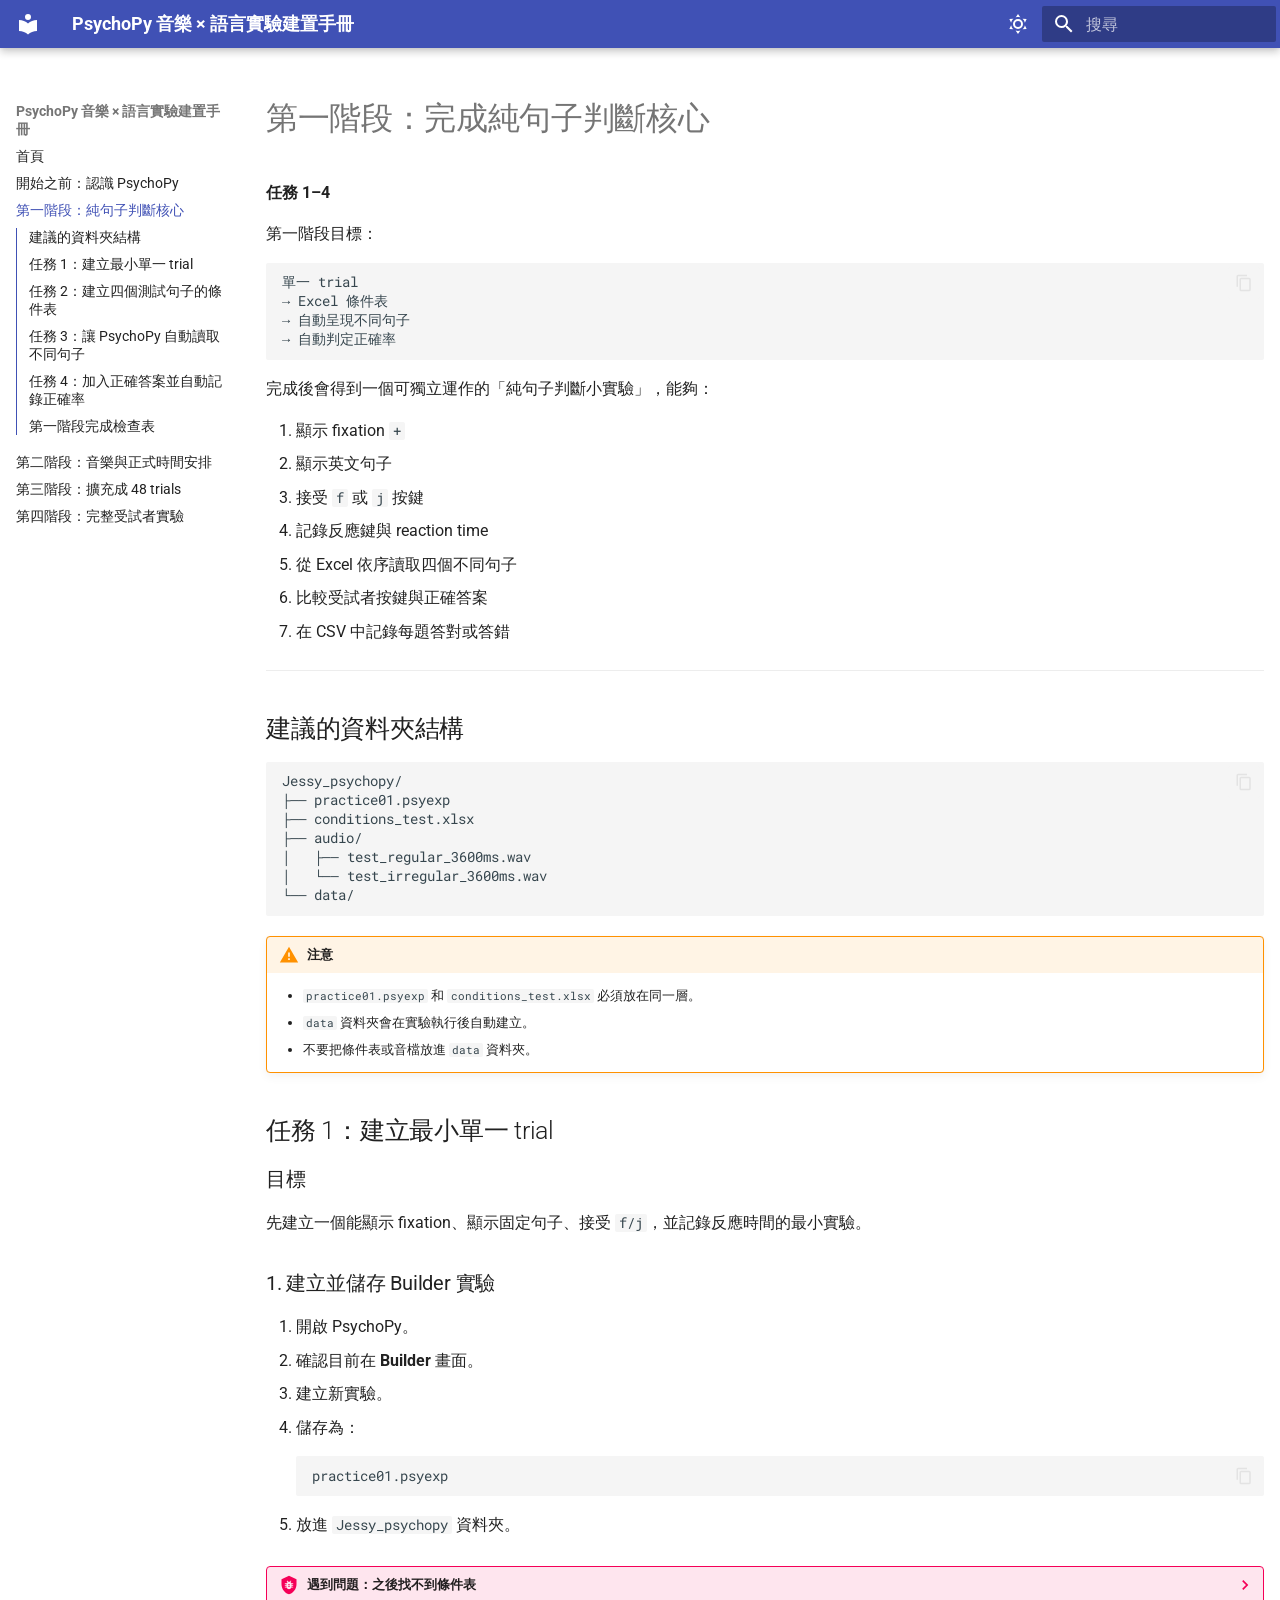
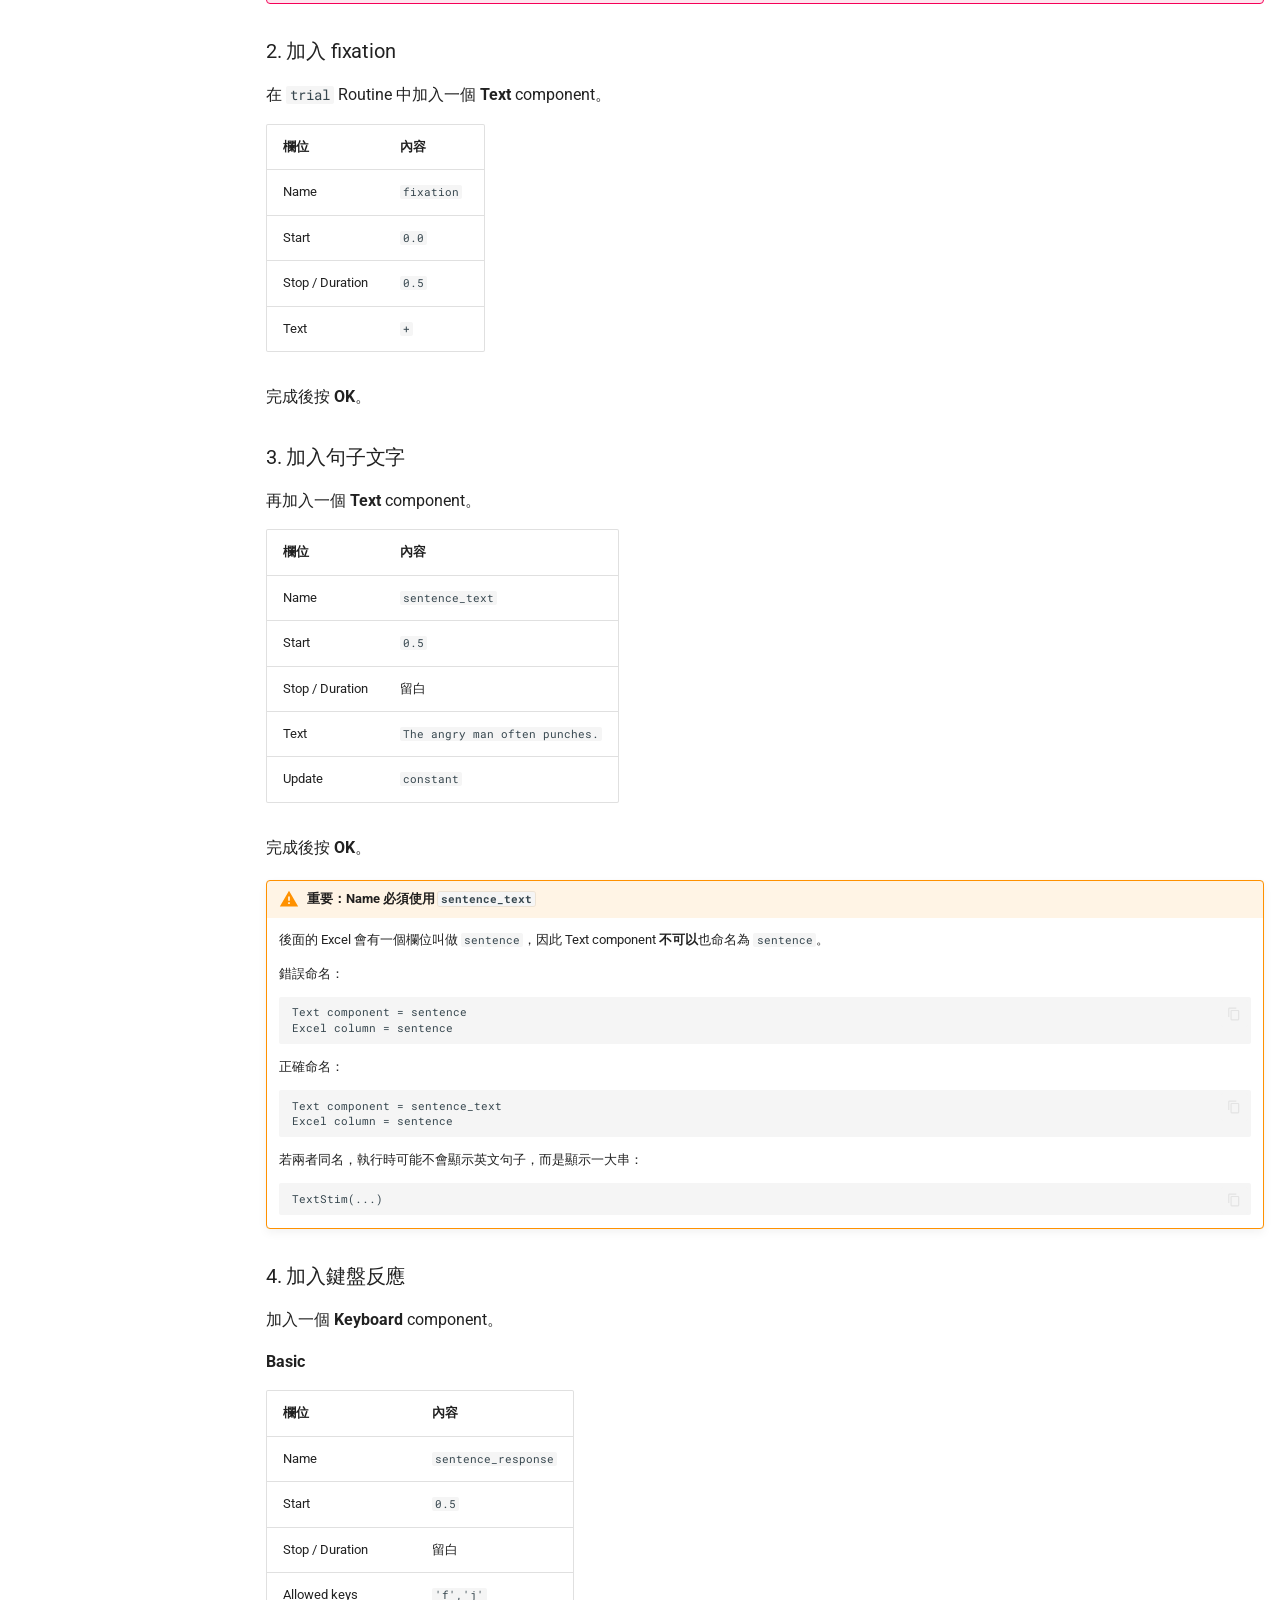
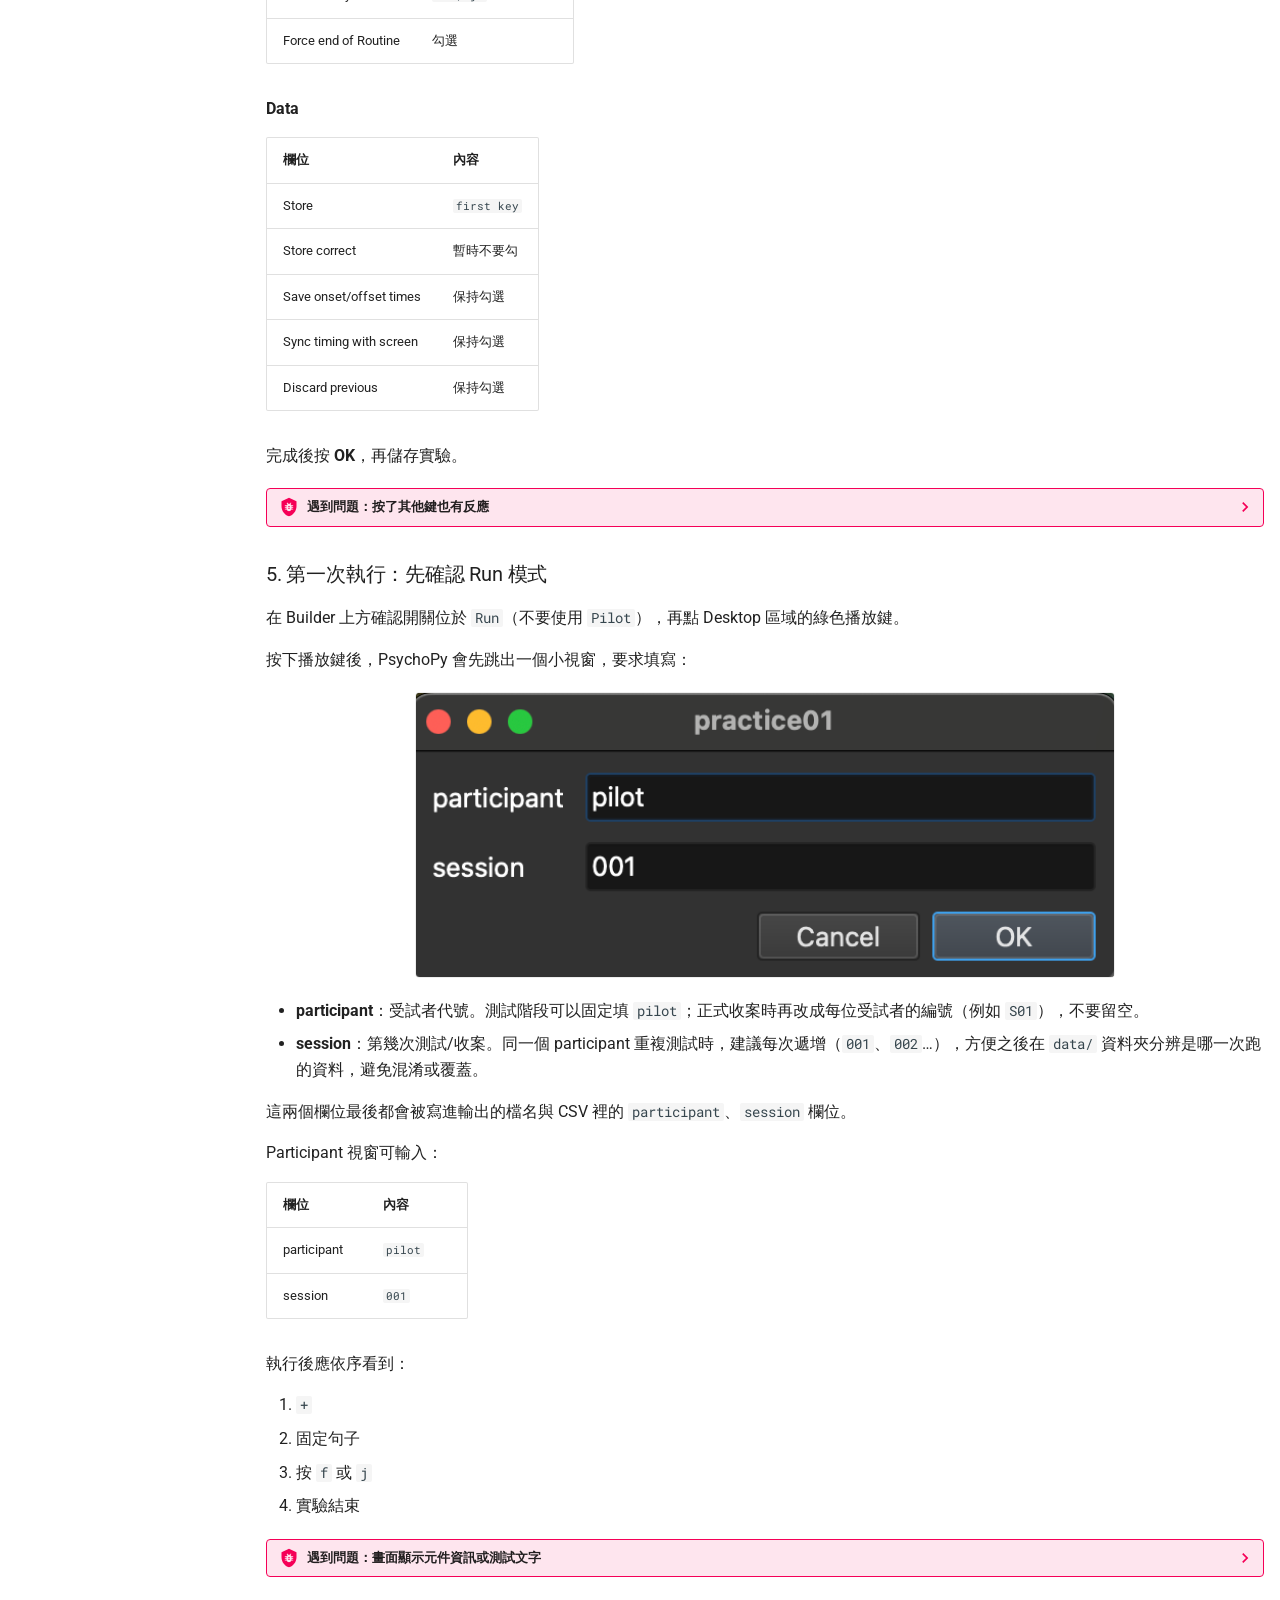
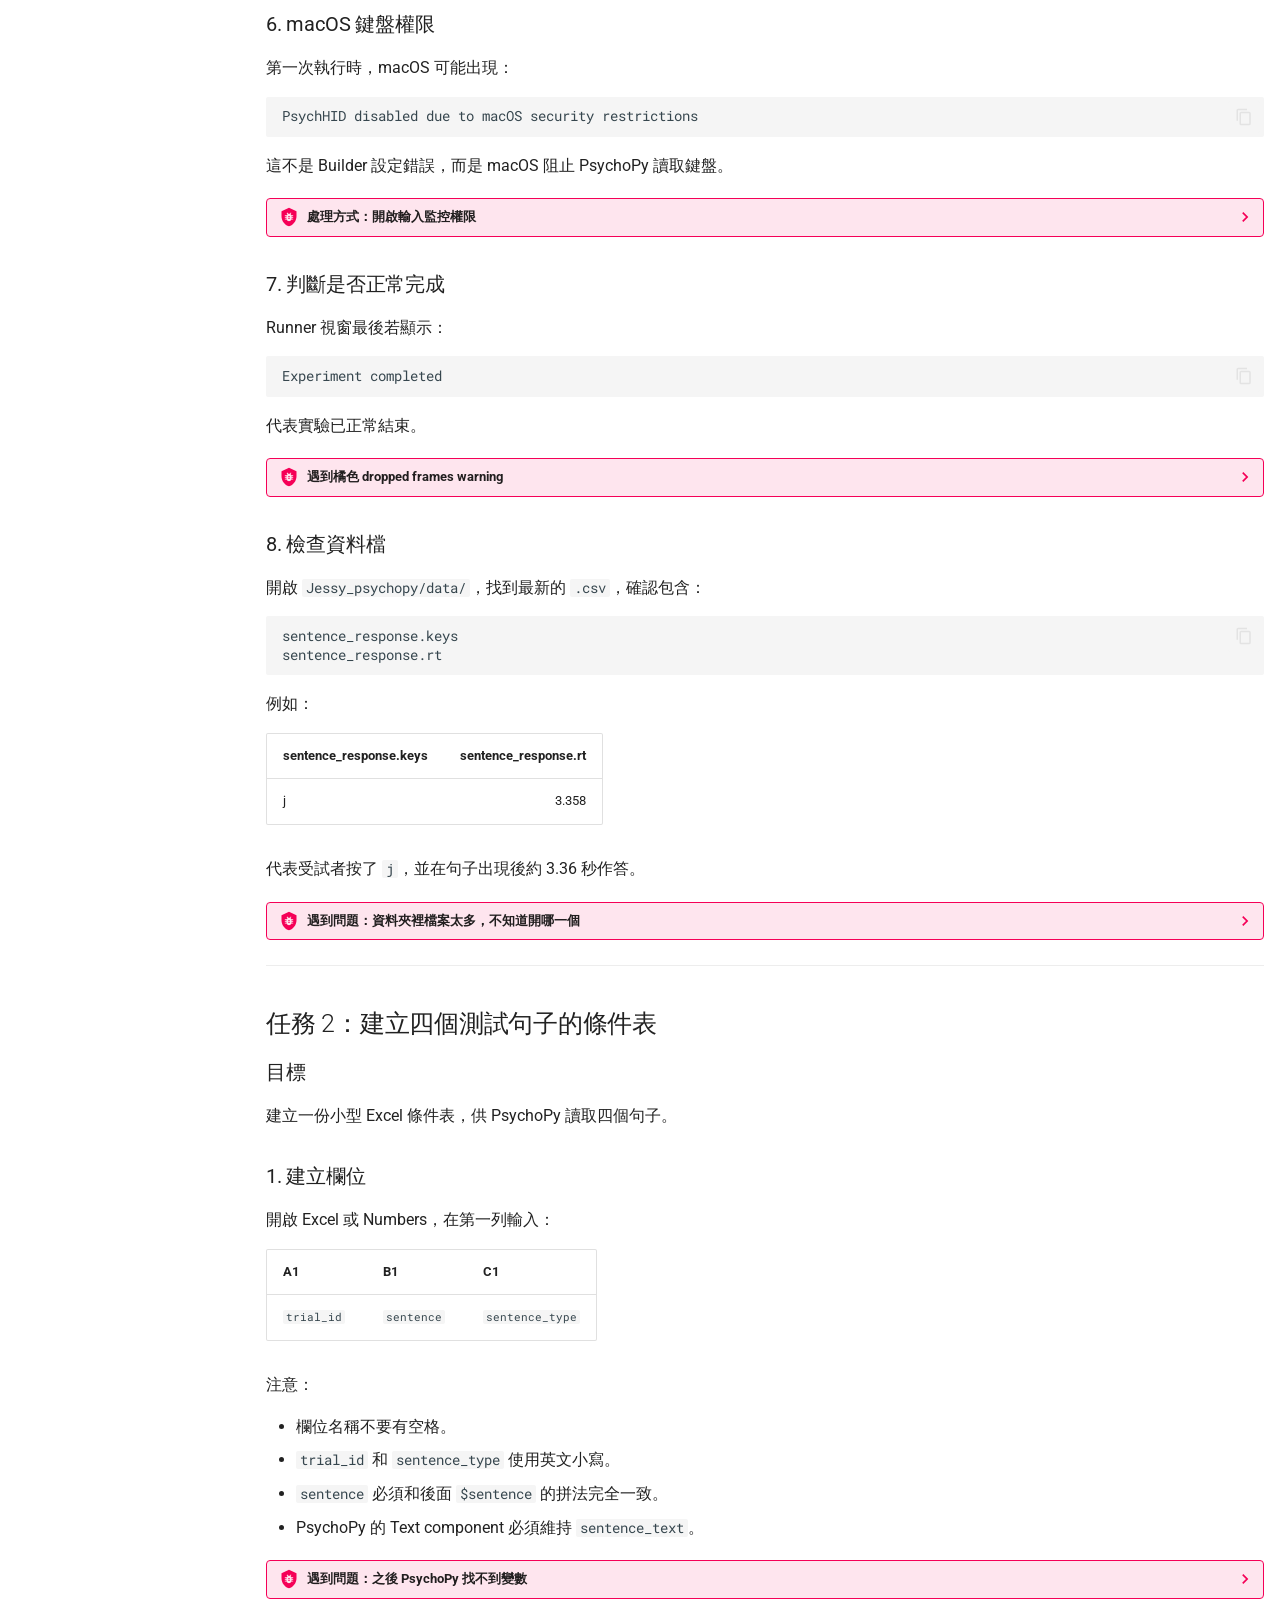
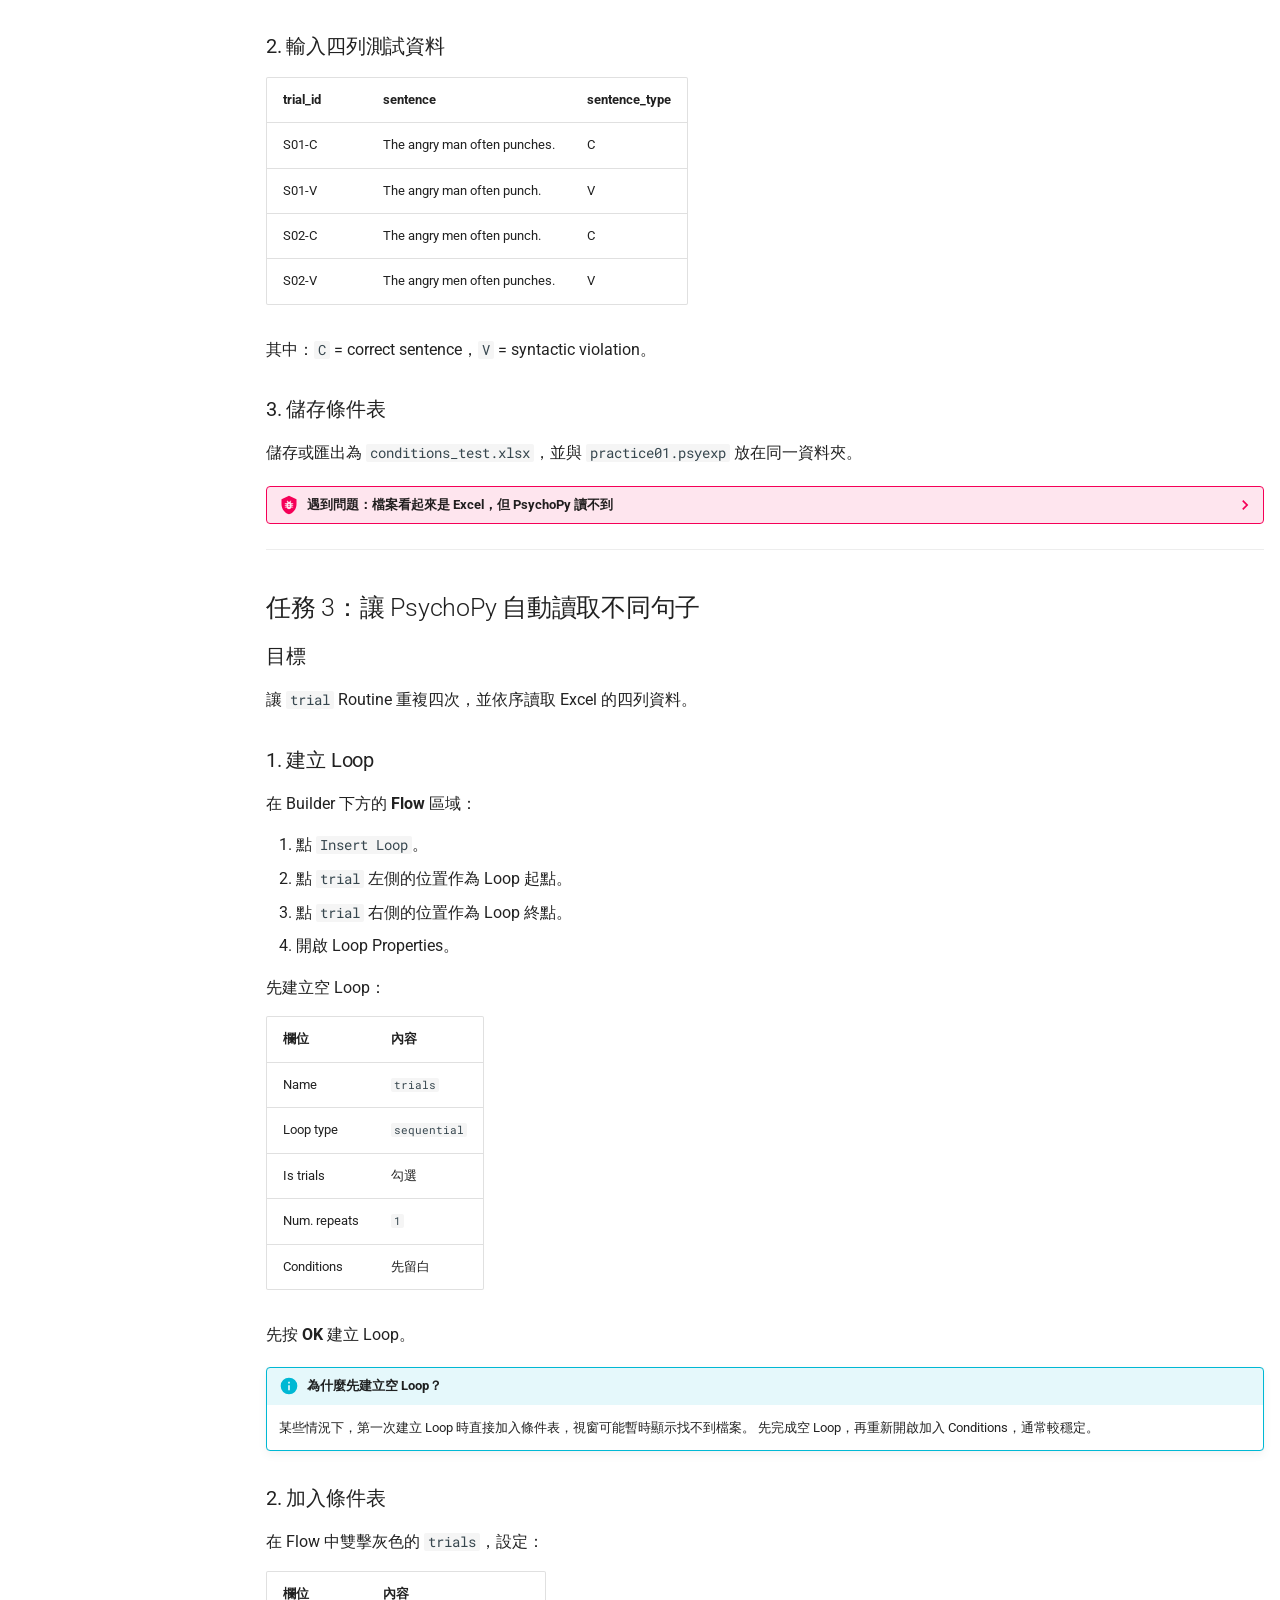
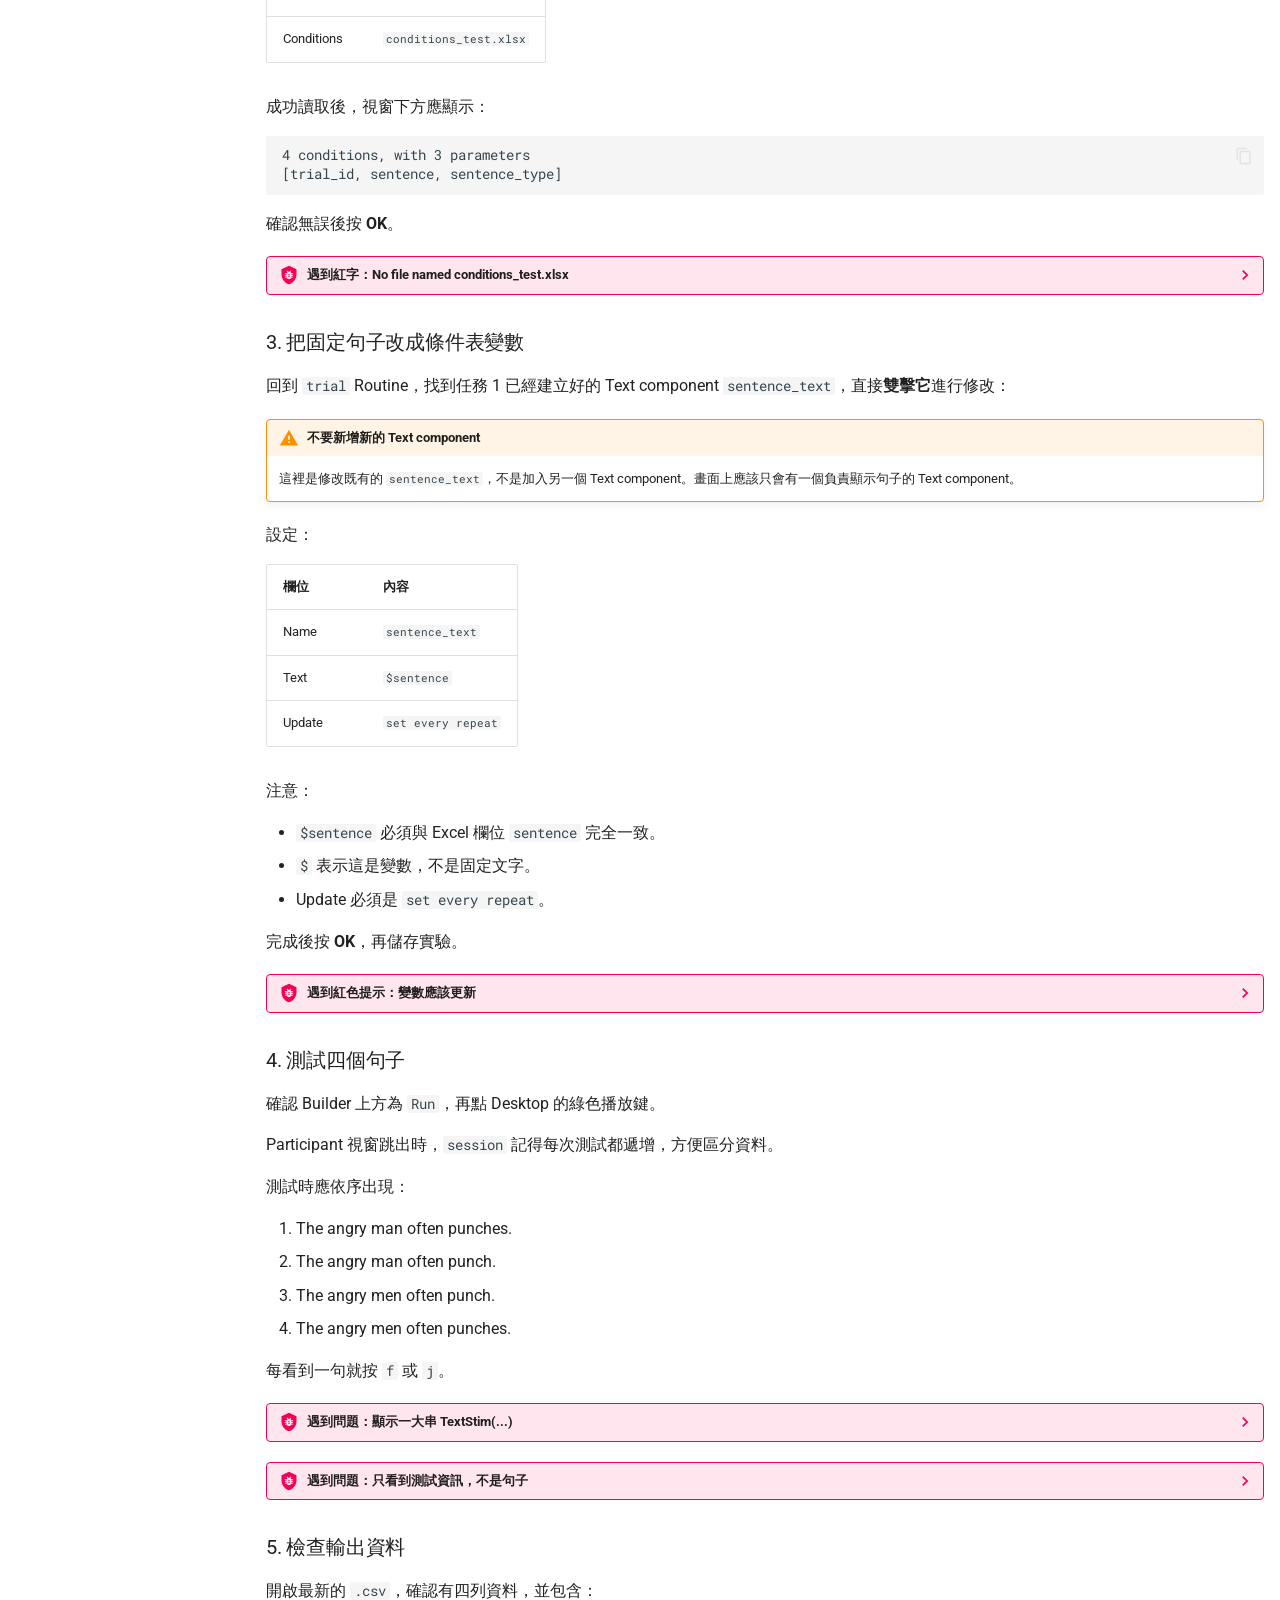
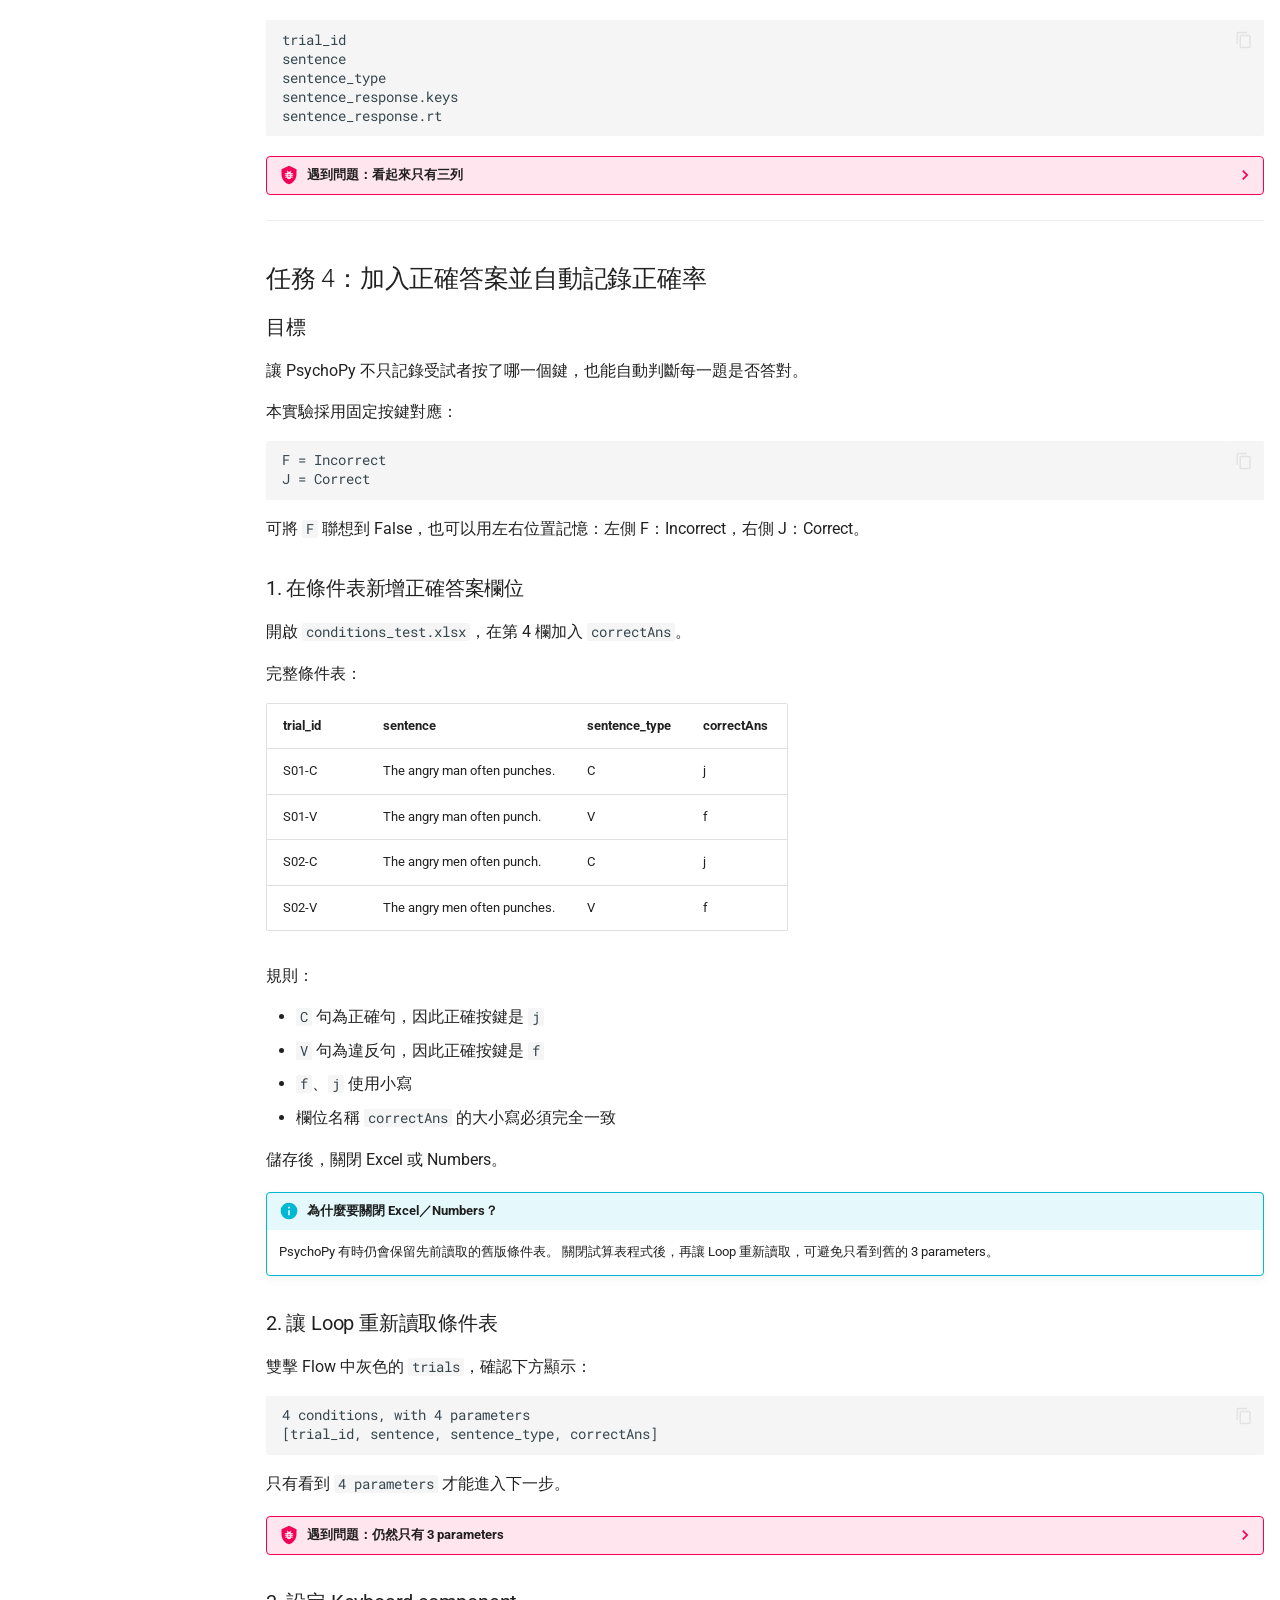
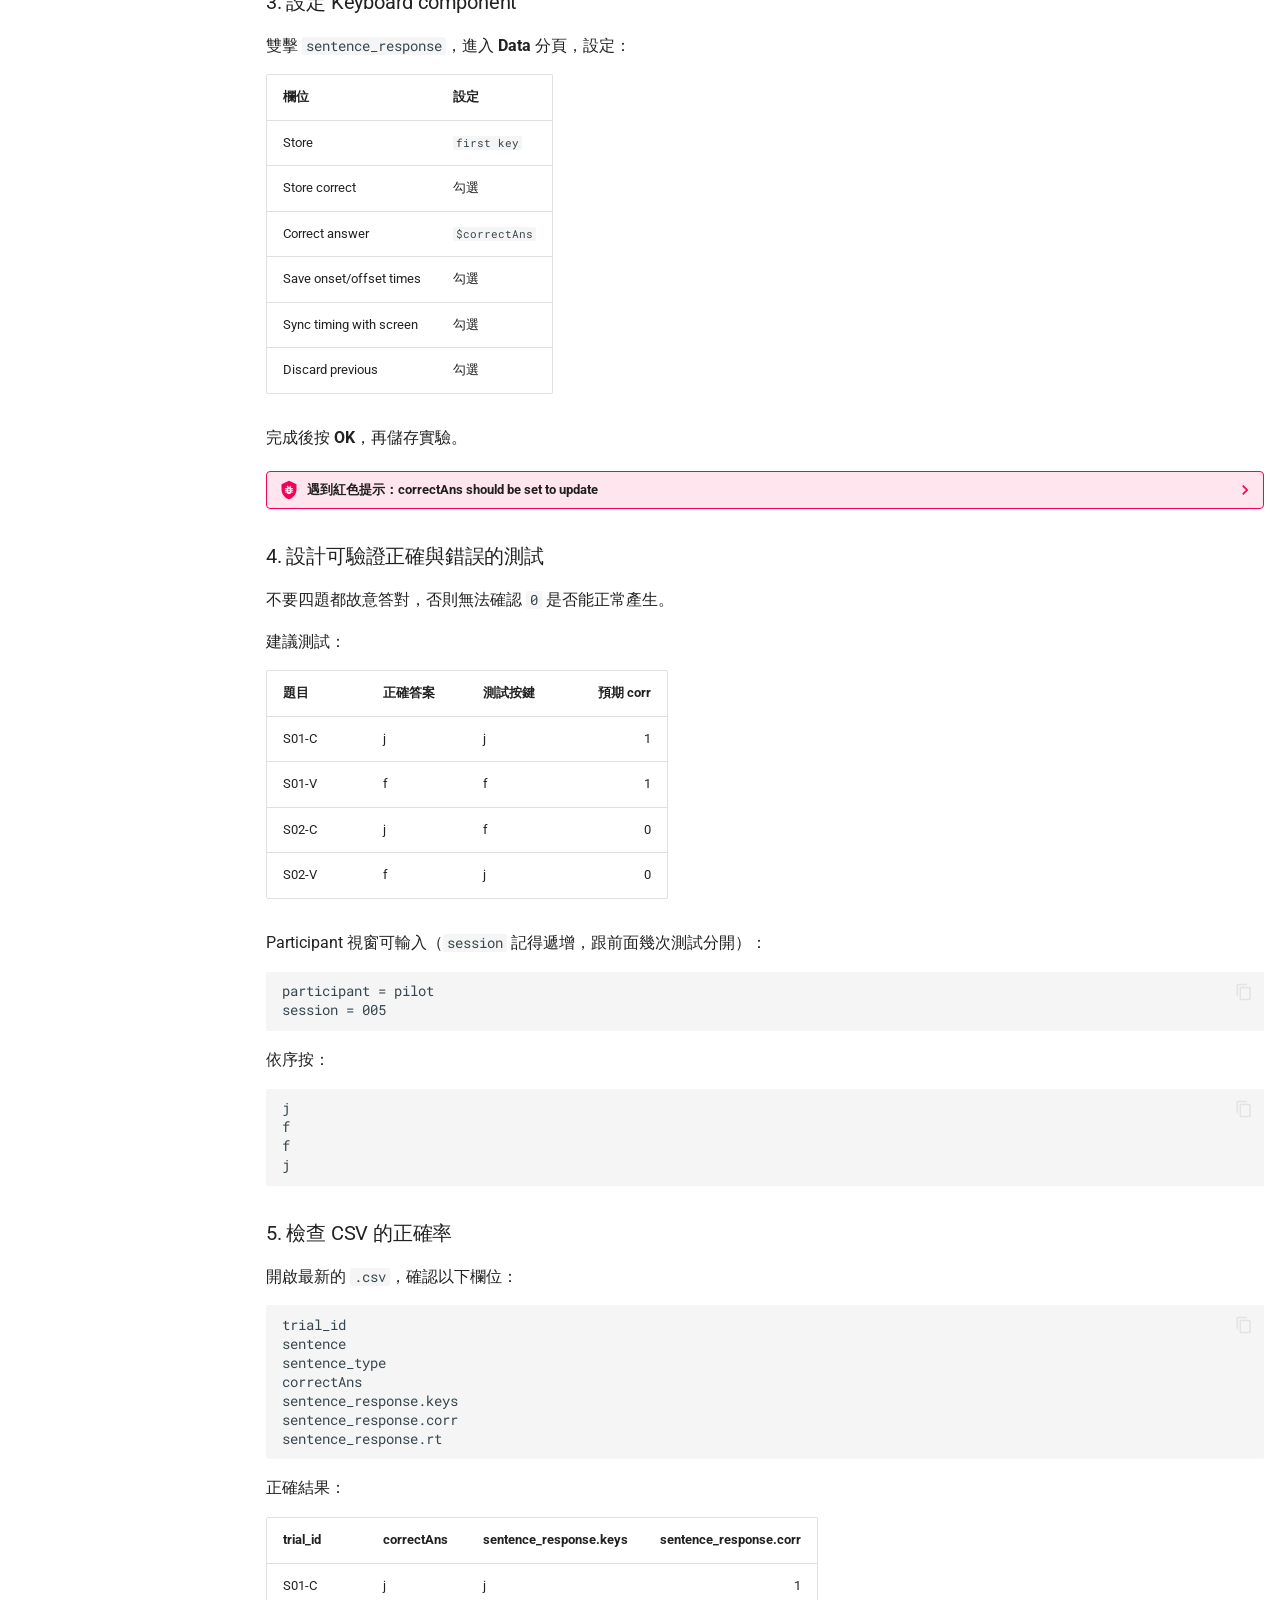
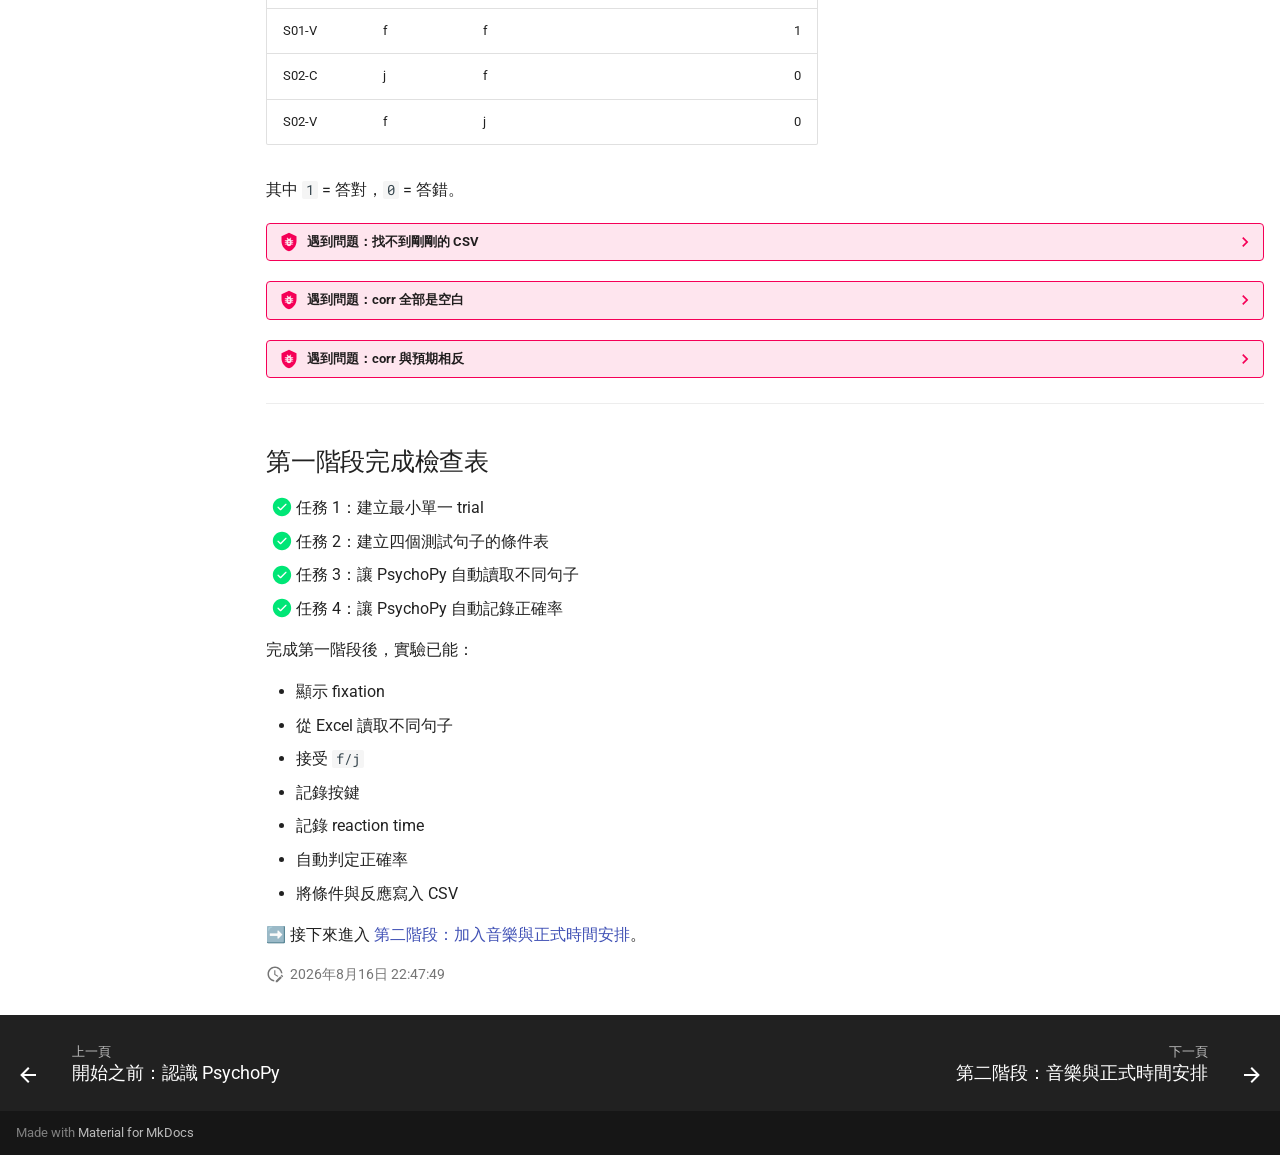
<file: stage1/index.html>
<!doctype html>
<html lang="zh-TW" class="no-js">
  <head>
    
      <meta charset="utf-8">
      <meta name="viewport" content="width=device-width,initial-scale=1">
      
        <meta name="description" content="PsychoPy Builder 建置音樂與語言判斷實驗的完整教學手冊">
      
      
        <meta name="author" content="Jessy">
      
      
        <link rel="canonical" href="https://weilinglindachen.github.io/psychopy-manual/stage1/">
      
      
        <link rel="prev" href="../intro/">
      
      
        <link rel="next" href="../stage2/">
      
      
        
      
      
      <link rel="icon" href="../assets/images/favicon.png">
      <meta name="generator" content="mkdocs-1.6.1, mkdocs-material-9.7.7">
    
    
      
        <title>第一階段：純句子判斷核心 - PsychoPy 音樂 × 語言實驗建置手冊</title>
      
    
    
      <link rel="stylesheet" href="../assets/stylesheets/main.ec1eaa64.min.css">
      
        
        <link rel="stylesheet" href="../assets/stylesheets/palette.ab4e12ef.min.css">
      
      


    
    
      
    
    
      
        
        
        <link rel="preconnect" href="https://fonts.gstatic.com" crossorigin>
        <link rel="stylesheet" href="https://fonts.googleapis.com/css?family=Roboto:300,300i,400,400i,700,700i%7CRoboto+Mono:400,400i,700,700i&display=fallback">
        <style>:root{--md-text-font:"Roboto";--md-code-font:"Roboto Mono"}</style>
      
    
    
      <link rel="stylesheet" href="../stylesheets/extra.css">
    
    <script>__md_scope=new URL("..",location),__md_hash=e=>[...e].reduce(((e,_)=>(e<<5)-e+_.charCodeAt(0)),0),__md_get=(e,_=localStorage,t=__md_scope)=>JSON.parse(_.getItem(t.pathname+"."+e)),__md_set=(e,_,t=localStorage,a=__md_scope)=>{try{t.setItem(a.pathname+"."+e,JSON.stringify(_))}catch(e){}}</script>
    
      

    
    
  </head>
  
  
    
    
      
    
    
    
    
    <body dir="ltr" data-md-color-scheme="default" data-md-color-primary="indigo" data-md-color-accent="indigo">
  
    
    <input class="md-toggle" data-md-toggle="drawer" type="checkbox" id="__drawer" autocomplete="off">
    <input class="md-toggle" data-md-toggle="search" type="checkbox" id="__search" autocomplete="off">
    <label class="md-overlay" for="__drawer"></label>
    <div data-md-component="skip">
      
        
        <a href="#_2" class="md-skip">
          跳轉到
        </a>
      
    </div>
    <div data-md-component="announce">
      
    </div>
    
    
      

  

<header class="md-header md-header--shadow" data-md-component="header">
  <nav class="md-header__inner md-grid" aria-label="頁首">
    <a href=".." title="PsychoPy 音樂 × 語言實驗建置手冊" class="md-header__button md-logo" aria-label="PsychoPy 音樂 × 語言實驗建置手冊" data-md-component="logo">
      
  
  <svg xmlns="http://www.w3.org/2000/svg" viewBox="0 0 24 24"><path d="M12 8a3 3 0 0 0 3-3 3 3 0 0 0-3-3 3 3 0 0 0-3 3 3 3 0 0 0 3 3m0 3.54C9.64 9.35 6.5 8 3 8v11c3.5 0 6.64 1.35 9 3.54 2.36-2.19 5.5-3.54 9-3.54V8c-3.5 0-6.64 1.35-9 3.54"/></svg>

    </a>
    <label class="md-header__button md-icon" for="__drawer">
      
      <svg xmlns="http://www.w3.org/2000/svg" viewBox="0 0 24 24"><path d="M3 6h18v2H3zm0 5h18v2H3zm0 5h18v2H3z"/></svg>
    </label>
    <div class="md-header__title" data-md-component="header-title">
      <div class="md-header__ellipsis">
        <div class="md-header__topic">
          <span class="md-ellipsis">
            PsychoPy 音樂 × 語言實驗建置手冊
          </span>
        </div>
        <div class="md-header__topic" data-md-component="header-topic">
          <span class="md-ellipsis">
            
              第一階段：純句子判斷核心
            
          </span>
        </div>
      </div>
    </div>
    
      
        <form class="md-header__option" data-md-component="palette">
  
    
    
    
    <input class="md-option" data-md-color-media="(prefers-color-scheme: light)" data-md-color-scheme="default" data-md-color-primary="indigo" data-md-color-accent="indigo"  aria-label="切換至深色模式"  type="radio" name="__palette" id="__palette_0">
    
      <label class="md-header__button md-icon" title="切換至深色模式" for="__palette_1" hidden>
        <svg xmlns="http://www.w3.org/2000/svg" viewBox="0 0 24 24"><path d="M12 7a5 5 0 0 1 5 5 5 5 0 0 1-5 5 5 5 0 0 1-5-5 5 5 0 0 1 5-5m0 2a3 3 0 0 0-3 3 3 3 0 0 0 3 3 3 3 0 0 0 3-3 3 3 0 0 0-3-3m0-7 2.39 3.42C13.65 5.15 12.84 5 12 5s-1.65.15-2.39.42zM3.34 7l4.16-.35A7.2 7.2 0 0 0 5.94 8.5c-.44.74-.69 1.5-.83 2.29zm.02 10 1.76-3.77a7.131 7.131 0 0 0 2.38 4.14zM20.65 7l-1.77 3.79a7.02 7.02 0 0 0-2.38-4.15zm-.01 10-4.14.36c.59-.51 1.12-1.14 1.54-1.86.42-.73.69-1.5.83-2.29zM12 22l-2.41-3.44c.74.27 1.55.44 2.41.44.82 0 1.63-.17 2.37-.44z"/></svg>
      </label>
    
  
    
    
    
    <input class="md-option" data-md-color-media="(prefers-color-scheme: dark)" data-md-color-scheme="slate" data-md-color-primary="indigo" data-md-color-accent="indigo"  aria-label="切換至淺色模式"  type="radio" name="__palette" id="__palette_1">
    
      <label class="md-header__button md-icon" title="切換至淺色模式" for="__palette_0" hidden>
        <svg xmlns="http://www.w3.org/2000/svg" viewBox="0 0 24 24"><path d="m17.75 4.09-2.53 1.94.91 3.06-2.63-1.81-2.63 1.81.91-3.06-2.53-1.94L12.44 4l1.06-3 1.06 3zm3.5 6.91-1.64 1.25.59 1.98-1.7-1.17-1.7 1.17.59-1.98L15.75 11l2.06-.05L18.5 9l.69 1.95zm-2.28 4.95c.83-.08 1.72 1.1 1.19 1.85-.32.45-.66.87-1.08 1.27C15.17 23 8.84 23 4.94 19.07c-3.91-3.9-3.91-10.24 0-14.14.4-.4.82-.76 1.27-1.08.75-.53 1.93.36 1.85 1.19-.27 2.86.69 5.83 2.89 8.02a9.96 9.96 0 0 0 8.02 2.89m-1.64 2.02a12.08 12.08 0 0 1-7.8-3.47c-2.17-2.19-3.33-5-3.49-7.82-2.81 3.14-2.7 7.96.31 10.98 3.02 3.01 7.84 3.12 10.98.31"/></svg>
      </label>
    
  
</form>
      
    
    
      <script>var palette=__md_get("__palette");if(palette&&palette.color){if("(prefers-color-scheme)"===palette.color.media){var media=matchMedia("(prefers-color-scheme: light)"),input=document.querySelector(media.matches?"[data-md-color-media='(prefers-color-scheme: light)']":"[data-md-color-media='(prefers-color-scheme: dark)']");palette.color.media=input.getAttribute("data-md-color-media"),palette.color.scheme=input.getAttribute("data-md-color-scheme"),palette.color.primary=input.getAttribute("data-md-color-primary"),palette.color.accent=input.getAttribute("data-md-color-accent")}for(var[key,value]of Object.entries(palette.color))document.body.setAttribute("data-md-color-"+key,value)}</script>
    
    
    
      
      
        <label class="md-header__button md-icon" for="__search">
          
          <svg xmlns="http://www.w3.org/2000/svg" viewBox="0 0 24 24"><path d="M9.5 3A6.5 6.5 0 0 1 16 9.5c0 1.61-.59 3.09-1.56 4.23l.27.27h.79l5 5-1.5 1.5-5-5v-.79l-.27-.27A6.52 6.52 0 0 1 9.5 16 6.5 6.5 0 0 1 3 9.5 6.5 6.5 0 0 1 9.5 3m0 2C7 5 5 7 5 9.5S7 14 9.5 14 14 12 14 9.5 12 5 9.5 5"/></svg>
        </label>
        <div class="md-search" data-md-component="search" role="dialog">
  <label class="md-search__overlay" for="__search"></label>
  <div class="md-search__inner" role="search">
    <form class="md-search__form" name="search">
      <input type="text" class="md-search__input" name="query" aria-label="搜尋" placeholder="搜尋" autocapitalize="off" autocorrect="off" autocomplete="off" spellcheck="false" data-md-component="search-query" required>
      <label class="md-search__icon md-icon" for="__search">
        
        <svg xmlns="http://www.w3.org/2000/svg" viewBox="0 0 24 24"><path d="M9.5 3A6.5 6.5 0 0 1 16 9.5c0 1.61-.59 3.09-1.56 4.23l.27.27h.79l5 5-1.5 1.5-5-5v-.79l-.27-.27A6.52 6.52 0 0 1 9.5 16 6.5 6.5 0 0 1 3 9.5 6.5 6.5 0 0 1 9.5 3m0 2C7 5 5 7 5 9.5S7 14 9.5 14 14 12 14 9.5 12 5 9.5 5"/></svg>
        
        <svg xmlns="http://www.w3.org/2000/svg" viewBox="0 0 24 24"><path d="M20 11v2H8l5.5 5.5-1.42 1.42L4.16 12l7.92-7.92L13.5 5.5 8 11z"/></svg>
      </label>
      <nav class="md-search__options" aria-label="搜尋">
        
        <button type="reset" class="md-search__icon md-icon" title="清除" aria-label="清除" tabindex="-1">
          
          <svg xmlns="http://www.w3.org/2000/svg" viewBox="0 0 24 24"><path d="M19 6.41 17.59 5 12 10.59 6.41 5 5 6.41 10.59 12 5 17.59 6.41 19 12 13.41 17.59 19 19 17.59 13.41 12z"/></svg>
        </button>
      </nav>
      
        <div class="md-search__suggest" data-md-component="search-suggest"></div>
      
    </form>
    <div class="md-search__output">
      <div class="md-search__scrollwrap" tabindex="0" data-md-scrollfix>
        <div class="md-search-result" data-md-component="search-result">
          <div class="md-search-result__meta">
            正在初始化搜尋引擎
          </div>
          <ol class="md-search-result__list" role="presentation"></ol>
        </div>
      </div>
    </div>
  </div>
</div>
      
    
    
  </nav>
  
</header>
    
    <div class="md-container" data-md-component="container">
      
      
        
          
        
      
      <main class="md-main" data-md-component="main">
        <div class="md-main__inner md-grid">
          
            
              
              <div class="md-sidebar md-sidebar--primary" data-md-component="sidebar" data-md-type="navigation" >
                <div class="md-sidebar__scrollwrap">
                  <div class="md-sidebar__inner">
                    



  

<nav class="md-nav md-nav--primary md-nav--integrated" aria-label="導覽列" data-md-level="0">
  <label class="md-nav__title" for="__drawer">
    <a href=".." title="PsychoPy 音樂 × 語言實驗建置手冊" class="md-nav__button md-logo" aria-label="PsychoPy 音樂 × 語言實驗建置手冊" data-md-component="logo">
      
  
  <svg xmlns="http://www.w3.org/2000/svg" viewBox="0 0 24 24"><path d="M12 8a3 3 0 0 0 3-3 3 3 0 0 0-3-3 3 3 0 0 0-3 3 3 3 0 0 0 3 3m0 3.54C9.64 9.35 6.5 8 3 8v11c3.5 0 6.64 1.35 9 3.54 2.36-2.19 5.5-3.54 9-3.54V8c-3.5 0-6.64 1.35-9 3.54"/></svg>

    </a>
    PsychoPy 音樂 × 語言實驗建置手冊
  </label>
  
  <ul class="md-nav__list" data-md-scrollfix>
    
      
      
  
  
  
  
    <li class="md-nav__item">
      <a href=".." class="md-nav__link">
        
  
  
  <span class="md-ellipsis">
    
  
    首頁
  

    
  </span>
  
  

      </a>
    </li>
  

    
      
      
  
  
  
  
    <li class="md-nav__item">
      <a href="../intro/" class="md-nav__link">
        
  
  
  <span class="md-ellipsis">
    
  
    開始之前：認識 PsychoPy
  

    
  </span>
  
  

      </a>
    </li>
  

    
      
      
  
  
    
  
  
  
    <li class="md-nav__item md-nav__item--active">
      
      <input class="md-nav__toggle md-toggle" type="checkbox" id="__toc">
      
      
      
        <label class="md-nav__link md-nav__link--active" for="__toc">
          
  
  
  <span class="md-ellipsis">
    
  
    第一階段：純句子判斷核心
  

    
  </span>
  
  

          <span class="md-nav__icon md-icon"></span>
        </label>
      
      <a href="./" class="md-nav__link md-nav__link--active">
        
  
  
  <span class="md-ellipsis">
    
  
    第一階段：純句子判斷核心
  

    
  </span>
  
  

      </a>
      
        

  

<nav class="md-nav md-nav--secondary" aria-label="本頁內容">
  
  
  
  
    <label class="md-nav__title" for="__toc">
      <span class="md-nav__icon md-icon"></span>
      本頁內容
    </label>
    <ul class="md-nav__list" data-md-component="toc" data-md-scrollfix>
      
        <li class="md-nav__item">
  <a href="#_2" class="md-nav__link">
    <span class="md-ellipsis">
      
        建議的資料夾結構
      
    </span>
  </a>
  
</li>
      
        <li class="md-nav__item">
  <a href="#1-trial" class="md-nav__link">
    <span class="md-ellipsis">
      
        任務 1：建立最小單一 trial
      
    </span>
  </a>
  
</li>
      
        <li class="md-nav__item">
  <a href="#2" class="md-nav__link">
    <span class="md-ellipsis">
      
        任務 2：建立四個測試句子的條件表
      
    </span>
  </a>
  
</li>
      
        <li class="md-nav__item">
  <a href="#3-psychopy" class="md-nav__link">
    <span class="md-ellipsis">
      
        任務 3：讓 PsychoPy 自動讀取不同句子
      
    </span>
  </a>
  
</li>
      
        <li class="md-nav__item">
  <a href="#4_2" class="md-nav__link">
    <span class="md-ellipsis">
      
        任務 4：加入正確答案並自動記錄正確率
      
    </span>
  </a>
  
</li>
      
        <li class="md-nav__item">
  <a href="#_7" class="md-nav__link">
    <span class="md-ellipsis">
      
        第一階段完成檢查表
      
    </span>
  </a>
  
</li>
      
    </ul>
  
</nav>
      
    </li>
  

    
      
      
  
  
  
  
    <li class="md-nav__item">
      <a href="../stage2/" class="md-nav__link">
        
  
  
  <span class="md-ellipsis">
    
  
    第二階段：音樂與正式時間安排
  

    
  </span>
  
  

      </a>
    </li>
  

    
      
      
  
  
  
  
    <li class="md-nav__item">
      <a href="../stage3/" class="md-nav__link">
        
  
  
  <span class="md-ellipsis">
    
  
    第三階段：擴充成 48 trials
  

    
  </span>
  
  

      </a>
    </li>
  

    
      
      
  
  
  
  
    <li class="md-nav__item">
      <a href="../stage4/" class="md-nav__link">
        
  
  
  <span class="md-ellipsis">
    
  
    第四階段：完整受試者實驗
  

    
  </span>
  
  

      </a>
    </li>
  

    
  </ul>
</nav>
                  </div>
                </div>
              </div>
            
            
          
          
            <div class="md-content" data-md-component="content">
              
              <article class="md-content__inner md-typeset">
                
                  



<h1 id="_1">第一階段：完成純句子判斷核心<a class="headerlink" href="#_1" title="Permanent link">&para;</a></h1>
<p><strong>任務 1–4</strong></p>
<p>第一階段目標：</p>
<div class="highlight"><pre><span></span><code>單一 trial
→ Excel 條件表
→ 自動呈現不同句子
→ 自動判定正確率
</code></pre></div>
<p>完成後會得到一個可獨立運作的「純句子判斷小實驗」，能夠：</p>
<ol>
<li>顯示 fixation <code>+</code></li>
<li>顯示英文句子</li>
<li>接受 <code>f</code> 或 <code>j</code> 按鍵</li>
<li>記錄反應鍵與 reaction time</li>
<li>從 Excel 依序讀取四個不同句子</li>
<li>比較受試者按鍵與正確答案</li>
<li>在 CSV 中記錄每題答對或答錯</li>
</ol>
<hr />
<h2 id="_2">建議的資料夾結構<a class="headerlink" href="#_2" title="Permanent link">&para;</a></h2>
<div class="highlight"><pre><span></span><code>Jessy_psychopy/
├── practice01.psyexp
├── conditions_test.xlsx
├── audio/
│   ├── test_regular_3600ms.wav
│   └── test_irregular_3600ms.wav
└── data/
</code></pre></div>
<div class="admonition warning">
<p class="admonition-title">注意</p>
<ul>
<li><code>practice01.psyexp</code> 和 <code>conditions_test.xlsx</code> 必須放在同一層。</li>
<li><code>data</code> 資料夾會在實驗執行後自動建立。</li>
<li>不要把條件表或音檔放進 <code>data</code> 資料夾。</li>
</ul>
</div>
<h2 id="1-trial">任務 1：建立最小單一 trial<a class="headerlink" href="#1-trial" title="Permanent link">&para;</a></h2>
<h3 id="_3">目標<a class="headerlink" href="#_3" title="Permanent link">&para;</a></h3>
<p>先建立一個能顯示 fixation、顯示固定句子、接受 <code>f/j</code>，並記錄反應時間的最小實驗。</p>
<h3 id="1-builder">1. 建立並儲存 Builder 實驗<a class="headerlink" href="#1-builder" title="Permanent link">&para;</a></h3>
<ol>
<li>開啟 PsychoPy。</li>
<li>確認目前在 <strong>Builder</strong> 畫面。</li>
<li>建立新實驗。</li>
<li>
<p>儲存為：</p>
<div class="highlight"><pre><span></span><code>practice01.psyexp
</code></pre></div>
</li>
<li>
<p>放進 <code>Jessy_psychopy</code> 資料夾。</p>
</li>
</ol>
<details class="bug">
<summary>遇到問題：之後找不到條件表</summary>
<p>從一開始就把 <code>.psyexp</code> 放進正式專案資料夾。
後面的 <code>conditions_test.xlsx</code> 也要放在相同位置，避免相對路徑錯誤。</p>
</details>
<h3 id="2-fixation">2. 加入 fixation<a class="headerlink" href="#2-fixation" title="Permanent link">&para;</a></h3>
<p>在 <code>trial</code> Routine 中加入一個 <strong>Text</strong> component。</p>
<table>
<thead>
<tr>
<th>欄位</th>
<th>內容</th>
</tr>
</thead>
<tbody>
<tr>
<td>Name</td>
<td><code>fixation</code></td>
</tr>
<tr>
<td>Start</td>
<td><code>0.0</code></td>
</tr>
<tr>
<td>Stop / Duration</td>
<td><code>0.5</code></td>
</tr>
<tr>
<td>Text</td>
<td><code>+</code></td>
</tr>
</tbody>
</table>
<p>完成後按 <strong>OK</strong>。</p>
<h3 id="3">3. 加入句子文字<a class="headerlink" href="#3" title="Permanent link">&para;</a></h3>
<p>再加入一個 <strong>Text</strong> component。</p>
<table>
<thead>
<tr>
<th>欄位</th>
<th>內容</th>
</tr>
</thead>
<tbody>
<tr>
<td>Name</td>
<td><code>sentence_text</code></td>
</tr>
<tr>
<td>Start</td>
<td><code>0.5</code></td>
</tr>
<tr>
<td>Stop / Duration</td>
<td>留白</td>
</tr>
<tr>
<td>Text</td>
<td><code>The angry man often punches.</code></td>
</tr>
<tr>
<td>Update</td>
<td><code>constant</code></td>
</tr>
</tbody>
</table>
<p>完成後按 <strong>OK</strong>。</p>
<div class="admonition warning">
<p class="admonition-title">重要：Name 必須使用 <code>sentence_text</code></p>
<p>後面的 Excel 會有一個欄位叫做 <code>sentence</code>，因此 Text component <strong>不可以</strong>也命名為 <code>sentence</code>。</p>
<p>錯誤命名：</p>
<div class="highlight"><pre><span></span><code>Text component = sentence
Excel column = sentence
</code></pre></div>
<p>正確命名：</p>
<div class="highlight"><pre><span></span><code>Text component = sentence_text
Excel column = sentence
</code></pre></div>
<p>若兩者同名，執行時可能不會顯示英文句子，而是顯示一大串：</p>
<div class="highlight"><pre><span></span><code>TextStim(...)
</code></pre></div>
</div>
<h3 id="4">4. 加入鍵盤反應<a class="headerlink" href="#4" title="Permanent link">&para;</a></h3>
<p>加入一個 <strong>Keyboard</strong> component。</p>
<p><strong>Basic</strong></p>
<table>
<thead>
<tr>
<th>欄位</th>
<th>內容</th>
</tr>
</thead>
<tbody>
<tr>
<td>Name</td>
<td><code>sentence_response</code></td>
</tr>
<tr>
<td>Start</td>
<td><code>0.5</code></td>
</tr>
<tr>
<td>Stop / Duration</td>
<td>留白</td>
</tr>
<tr>
<td>Allowed keys</td>
<td><code>'f','j'</code></td>
</tr>
<tr>
<td>Force end of Routine</td>
<td>勾選</td>
</tr>
</tbody>
</table>
<p><strong>Data</strong></p>
<table>
<thead>
<tr>
<th>欄位</th>
<th>內容</th>
</tr>
</thead>
<tbody>
<tr>
<td>Store</td>
<td><code>first key</code></td>
</tr>
<tr>
<td>Store correct</td>
<td>暫時不要勾</td>
</tr>
<tr>
<td>Save onset/offset times</td>
<td>保持勾選</td>
</tr>
<tr>
<td>Sync timing with screen</td>
<td>保持勾選</td>
</tr>
<tr>
<td>Discard previous</td>
<td>保持勾選</td>
</tr>
</tbody>
</table>
<p>完成後按 <strong>OK</strong>，再儲存實驗。</p>
<details class="bug">
<summary>遇到問題：按了其他鍵也有反應</summary>
<p>檢查 <code>Allowed keys</code> 是否正確輸入：</p>
<div class="highlight"><pre><span></span><code>&#39;f&#39;,&#39;j&#39;
</code></pre></div>
<p>並確認 <code>Force end of Routine</code> 已勾選。</p>
</details>
<h3 id="5-run">5. 第一次執行：先確認 Run 模式<a class="headerlink" href="#5-run" title="Permanent link">&para;</a></h3>
<p>在 Builder 上方確認開關位於 <code>Run</code>（不要使用 <code>Pilot</code>），再點 Desktop 區域的綠色播放鍵。</p>
<p>按下播放鍵後，PsychoPy 會先跳出一個小視窗，要求填寫：</p>
<p><a class="screenshot-link" href="../assets/pilot.png" target="_blank"><img alt="PsychoPy 執行前跳出的 Participant 視窗，可填寫 participant 與 session" src="../assets/pilot.png" /></a></p>
<ul>
<li><strong>participant</strong>：受試者代號。測試階段可以固定填 <code>pilot</code>；正式收案時再改成每位受試者的編號（例如 <code>S01</code>），不要留空。</li>
<li><strong>session</strong>：第幾次測試/收案。同一個 participant 重複測試時，建議每次遞增（<code>001</code>、<code>002</code>…），方便之後在 <code>data/</code> 資料夾分辨是哪一次跑的資料，避免混淆或覆蓋。</li>
</ul>
<p>這兩個欄位最後都會被寫進輸出的檔名與 CSV 裡的 <code>participant</code>、<code>session</code> 欄位。</p>
<p>Participant 視窗可輸入：</p>
<table>
<thead>
<tr>
<th>欄位</th>
<th>內容</th>
</tr>
</thead>
<tbody>
<tr>
<td>participant</td>
<td><code>pilot</code></td>
</tr>
<tr>
<td>session</td>
<td><code>001</code></td>
</tr>
</tbody>
</table>
<p>執行後應依序看到：</p>
<ol>
<li><code>+</code></li>
<li>固定句子</li>
<li>按 <code>f</code> 或 <code>j</code></li>
<li>實驗結束</li>
</ol>
<details class="bug">
<summary>遇到問題：畫面顯示元件資訊或測試文字</summary>
<p>原因通常是目前位於 <code>Pilot</code> 模式。</p>
<ol>
<li>按 <code>Esc</code> 回到 Builder。</li>
<li>將上方開關切到 <code>Run</code>。</li>
<li>再按綠色播放鍵。</li>
</ol>
</details>
<h3 id="6-macos">6. macOS 鍵盤權限<a class="headerlink" href="#6-macos" title="Permanent link">&para;</a></h3>
<p>第一次執行時，macOS 可能出現：</p>
<div class="highlight"><pre><span></span><code>PsychHID disabled due to macOS security restrictions
</code></pre></div>
<p>這不是 Builder 設定錯誤，而是 macOS 阻止 PsychoPy 讀取鍵盤。</p>
<details class="bug">
<summary>處理方式：開啟輸入監控權限</summary>
<ol>
<li>完整關閉 PsychoPy。</li>
<li>
<p>開啟：</p>
<div class="highlight"><pre><span></span><code>系統設定 → 隱私權與安全性 → 輸入監控
</code></pre></div>
</li>
<li>
<p>找到 PsychoPy。</p>
</li>
<li>將 PsychoPy 開關關掉，再重新打開。</li>
<li>若系統要求 Touch ID 或密碼，確認允許。</li>
<li>關閉系統設定。</li>
<li>重新啟動 PsychoPy。</li>
</ol>
<p><strong>注意：</strong> 修改權限後必須重新啟動 PsychoPy，否則新的權限可能尚未生效。</p>
</details>
<h3 id="7">7. 判斷是否正常完成<a class="headerlink" href="#7" title="Permanent link">&para;</a></h3>
<p>Runner 視窗最後若顯示：</p>
<div class="highlight"><pre><span></span><code>Experiment completed
</code></pre></div>
<p>代表實驗已正常結束。</p>
<details class="bug">
<summary>遇到橘色 dropped frames warning</summary>
<p>若最後仍有 <code>Experiment completed</code>，目前任務 1 可先視為成功。
dropped frames 之後在正式 timing 階段仍要檢查，但不影響現在測試鍵盤與句子功能。</p>
</details>
<h3 id="8">8. 檢查資料檔<a class="headerlink" href="#8" title="Permanent link">&para;</a></h3>
<p>開啟 <code>Jessy_psychopy/data/</code>，找到最新的 <code>.csv</code>，確認包含：</p>
<div class="highlight"><pre><span></span><code>sentence_response.keys
sentence_response.rt
</code></pre></div>
<p>例如：</p>
<table>
<thead>
<tr>
<th>sentence_response.keys</th>
<th style="text-align: right;">sentence_response.rt</th>
</tr>
</thead>
<tbody>
<tr>
<td>j</td>
<td style="text-align: right;">3.358</td>
</tr>
</tbody>
</table>
<p>代表受試者按了 <code>j</code>，並在句子出現後約 3.36 秒作答。</p>
<details class="bug">
<summary>遇到問題：資料夾裡檔案太多，不知道開哪一個</summary>
<p>PsychoPy 可能同時產生 <code>.csv</code>、<code>.log</code>、<code>.psydat</code>。</p>
<p>在 Finder 按 <code>Command + 2</code> 切換成列表顯示，再依「修改日期」找最新的 <code>.csv</code>。
不要開 <code>.log</code> 或 <code>.psydat</code> 來檢查表格資料。</p>
</details>
<hr />
<h2 id="2">任務 2：建立四個測試句子的條件表<a class="headerlink" href="#2" title="Permanent link">&para;</a></h2>
<h3 id="_4">目標<a class="headerlink" href="#_4" title="Permanent link">&para;</a></h3>
<p>建立一份小型 Excel 條件表，供 PsychoPy 讀取四個句子。</p>
<h3 id="1">1. 建立欄位<a class="headerlink" href="#1" title="Permanent link">&para;</a></h3>
<p>開啟 Excel 或 Numbers，在第一列輸入：</p>
<table>
<thead>
<tr>
<th>A1</th>
<th>B1</th>
<th>C1</th>
</tr>
</thead>
<tbody>
<tr>
<td><code>trial_id</code></td>
<td><code>sentence</code></td>
<td><code>sentence_type</code></td>
</tr>
</tbody>
</table>
<p>注意：</p>
<ul>
<li>欄位名稱不要有空格。</li>
<li><code>trial_id</code> 和 <code>sentence_type</code> 使用英文小寫。</li>
<li><code>sentence</code> 必須和後面 <code>$sentence</code> 的拼法完全一致。</li>
<li>PsychoPy 的 Text component 必須維持 <code>sentence_text</code>。</li>
</ul>
<details class="bug">
<summary>遇到問題：之後 PsychoPy 找不到變數</summary>
<p>最常見原因是欄位名稱拼法不一致，例如：</p>
<div class="highlight"><pre><span></span><code>Sentence
sentence text
sentence_type 
</code></pre></div>
<p>建議直接使用：</p>
<div class="highlight"><pre><span></span><code>trial_id
sentence
sentence_type
</code></pre></div>
</details>
<h3 id="2_1">2. 輸入四列測試資料<a class="headerlink" href="#2_1" title="Permanent link">&para;</a></h3>
<table>
<thead>
<tr>
<th>trial_id</th>
<th>sentence</th>
<th>sentence_type</th>
</tr>
</thead>
<tbody>
<tr>
<td>S01-C</td>
<td>The angry man often punches.</td>
<td>C</td>
</tr>
<tr>
<td>S01-V</td>
<td>The angry man often punch.</td>
<td>V</td>
</tr>
<tr>
<td>S02-C</td>
<td>The angry men often punch.</td>
<td>C</td>
</tr>
<tr>
<td>S02-V</td>
<td>The angry men often punches.</td>
<td>V</td>
</tr>
</tbody>
</table>
<p>其中：<code>C</code> = correct sentence，<code>V</code> = syntactic violation。</p>
<h3 id="3_1">3. 儲存條件表<a class="headerlink" href="#3_1" title="Permanent link">&para;</a></h3>
<p>儲存或匯出為 <code>conditions_test.xlsx</code>，並與 <code>practice01.psyexp</code> 放在同一資料夾。</p>
<details class="bug">
<summary>遇到問題：檔案看起來是 Excel，但 PsychoPy 讀不到</summary>
<p>檢查：</p>
<ol>
<li>副檔名確實是 <code>.xlsx</code>。</li>
<li>不是 Numbers 原生格式。</li>
<li>沒有儲存成 <code>conditions_test.xlsx.xlsx</code>。</li>
<li>檔案與 <code>practice01.psyexp</code> 位於同一資料夾。</li>
</ol>
</details>
<hr />
<h2 id="3-psychopy">任務 3：讓 PsychoPy 自動讀取不同句子<a class="headerlink" href="#3-psychopy" title="Permanent link">&para;</a></h2>
<h3 id="_5">目標<a class="headerlink" href="#_5" title="Permanent link">&para;</a></h3>
<p>讓 <code>trial</code> Routine 重複四次，並依序讀取 Excel 的四列資料。</p>
<h3 id="1-loop">1. 建立 Loop<a class="headerlink" href="#1-loop" title="Permanent link">&para;</a></h3>
<p>在 Builder 下方的 <strong>Flow</strong> 區域：</p>
<ol>
<li>點 <code>Insert Loop</code>。</li>
<li>點 <code>trial</code> 左側的位置作為 Loop 起點。</li>
<li>點 <code>trial</code> 右側的位置作為 Loop 終點。</li>
<li>開啟 Loop Properties。</li>
</ol>
<p>先建立空 Loop：</p>
<table>
<thead>
<tr>
<th>欄位</th>
<th>內容</th>
</tr>
</thead>
<tbody>
<tr>
<td>Name</td>
<td><code>trials</code></td>
</tr>
<tr>
<td>Loop type</td>
<td><code>sequential</code></td>
</tr>
<tr>
<td>Is trials</td>
<td>勾選</td>
</tr>
<tr>
<td>Num. repeats</td>
<td><code>1</code></td>
</tr>
<tr>
<td>Conditions</td>
<td>先留白</td>
</tr>
</tbody>
</table>
<p>先按 <strong>OK</strong> 建立 Loop。</p>
<div class="admonition info">
<p class="admonition-title">為什麼先建立空 Loop？</p>
<p>某些情況下，第一次建立 Loop 時直接加入條件表，視窗可能暫時顯示找不到檔案。
先完成空 Loop，再重新開啟加入 Conditions，通常較穩定。</p>
</div>
<h3 id="2_2">2. 加入條件表<a class="headerlink" href="#2_2" title="Permanent link">&para;</a></h3>
<p>在 Flow 中雙擊灰色的 <code>trials</code>，設定：</p>
<table>
<thead>
<tr>
<th>欄位</th>
<th>內容</th>
</tr>
</thead>
<tbody>
<tr>
<td>Conditions</td>
<td><code>conditions_test.xlsx</code></td>
</tr>
</tbody>
</table>
<p>成功讀取後，視窗下方應顯示：</p>
<div class="highlight"><pre><span></span><code>4 conditions, with 3 parameters
[trial_id, sentence, sentence_type]
</code></pre></div>
<p>確認無誤後按 <strong>OK</strong>。</p>
<details class="bug">
<summary>遇到紅字：No file named conditions_test.xlsx</summary>
<p>依序檢查：</p>
<ol>
<li><code>.psyexp</code> 與 <code>.xlsx</code> 是否在同一資料夾。</li>
<li>點 Conditions 右側的資料夾圖示重新選取檔案。</li>
<li>不要只手動輸入檔名。</li>
<li>確認 Excel 已儲存。</li>
</ol>
<p>若檔案內容似乎已被讀到，但紅字仍不消失：</p>
<ol>
<li>清空 Conditions。</li>
<li>按 <strong>OK</strong>。</li>
<li>重新開啟 <code>trials Properties</code>。</li>
<li>再透過資料夾圖示選取檔案。</li>
</ol>
</details>
<h3 id="3_2">3. 把固定句子改成條件表變數<a class="headerlink" href="#3_2" title="Permanent link">&para;</a></h3>
<p>回到 <code>trial</code> Routine，找到任務 1 已經建立好的 Text component <code>sentence_text</code>，直接<strong>雙擊它</strong>進行修改：</p>
<div class="admonition warning">
<p class="admonition-title">不要新增新的 Text component</p>
<p>這裡是修改既有的 <code>sentence_text</code>，不是加入另一個 Text component。畫面上應該只會有一個負責顯示句子的 Text component。</p>
</div>
<p>設定：</p>
<table>
<thead>
<tr>
<th>欄位</th>
<th>內容</th>
</tr>
</thead>
<tbody>
<tr>
<td>Name</td>
<td><code>sentence_text</code></td>
</tr>
<tr>
<td>Text</td>
<td><code>$sentence</code></td>
</tr>
<tr>
<td>Update</td>
<td><code>set every repeat</code></td>
</tr>
</tbody>
</table>
<p>注意：</p>
<ul>
<li><code>$sentence</code> 必須與 Excel 欄位 <code>sentence</code> 完全一致。</li>
<li><code>$</code> 表示這是變數，不是固定文字。</li>
<li>Update 必須是 <code>set every repeat</code>。</li>
</ul>
<p>完成後按 <strong>OK</strong>，再儲存實驗。</p>
<details class="bug">
<summary>遇到紅色提示：變數應該更新</summary>
<p>若 Update 仍為 <code>constant</code>，請改成 <code>set every repeat</code>。
否則每一個 trial 可能不會更新為新的句子。</p>
</details>
<h3 id="4_1">4. 測試四個句子<a class="headerlink" href="#4_1" title="Permanent link">&para;</a></h3>
<p>確認 Builder 上方為 <code>Run</code>，再點 Desktop 的綠色播放鍵。</p>
<p>Participant 視窗跳出時，<code>session</code> 記得每次測試都遞增，方便區分資料。</p>
<p>測試時應依序出現：</p>
<ol>
<li>The angry man often punches.</li>
<li>The angry man often punch.</li>
<li>The angry men often punch.</li>
<li>The angry men often punches.</li>
</ol>
<p>每看到一句就按 <code>f</code> 或 <code>j</code>。</p>
<details class="bug">
<summary>遇到問題：顯示一大串 TextStim(...)</summary>
<p>回到 Builder，雙擊句子的 Text component，確認：</p>
<div class="highlight"><pre><span></span><code>Name = sentence_text
Text = $sentence
</code></pre></div>
<p>不能是 <code>Name = sentence</code>，因為元件名稱 <code>sentence</code> 會與 Excel 欄位 <code>sentence</code> 衝突。</p>
</details>
<details class="bug">
<summary>遇到問題：只看到測試資訊，不是句子</summary>
<p>檢查上方是否仍在 <code>Pilot</code>，並切換成 <code>Run</code>。</p>
</details>
<h3 id="5">5. 檢查輸出資料<a class="headerlink" href="#5" title="Permanent link">&para;</a></h3>
<p>開啟最新的 <code>.csv</code>，確認有四列資料，並包含：</p>
<div class="highlight"><pre><span></span><code>trial_id
sentence
sentence_type
sentence_response.keys
sentence_response.rt
</code></pre></div>
<details class="bug">
<summary>遇到問題：看起來只有三列</summary>
<p>先確認是否只是畫面沒有向下捲到底。第四列應為 <code>S02-V</code>。
若確實只有三列，再確認實驗是否在第四題前被按 <code>Esc</code> 中止。</p>
</details>
<hr />
<h2 id="4_2">任務 4：加入正確答案並自動記錄正確率<a class="headerlink" href="#4_2" title="Permanent link">&para;</a></h2>
<h3 id="_6">目標<a class="headerlink" href="#_6" title="Permanent link">&para;</a></h3>
<p>讓 PsychoPy 不只記錄受試者按了哪一個鍵，也能自動判斷每一題是否答對。</p>
<p>本實驗採用固定按鍵對應：</p>
<div class="highlight"><pre><span></span><code>F = Incorrect
J = Correct
</code></pre></div>
<p>可將 <code>F</code> 聯想到 False，也可以用左右位置記憶：左側 F：Incorrect，右側 J：Correct。</p>
<h3 id="1_1">1. 在條件表新增正確答案欄位<a class="headerlink" href="#1_1" title="Permanent link">&para;</a></h3>
<p>開啟 <code>conditions_test.xlsx</code>，在第 4 欄加入 <code>correctAns</code>。</p>
<p>完整條件表：</p>
<table>
<thead>
<tr>
<th>trial_id</th>
<th>sentence</th>
<th>sentence_type</th>
<th>correctAns</th>
</tr>
</thead>
<tbody>
<tr>
<td>S01-C</td>
<td>The angry man often punches.</td>
<td>C</td>
<td>j</td>
</tr>
<tr>
<td>S01-V</td>
<td>The angry man often punch.</td>
<td>V</td>
<td>f</td>
</tr>
<tr>
<td>S02-C</td>
<td>The angry men often punch.</td>
<td>C</td>
<td>j</td>
</tr>
<tr>
<td>S02-V</td>
<td>The angry men often punches.</td>
<td>V</td>
<td>f</td>
</tr>
</tbody>
</table>
<p>規則：</p>
<ul>
<li><code>C</code> 句為正確句，因此正確按鍵是 <code>j</code></li>
<li><code>V</code> 句為違反句，因此正確按鍵是 <code>f</code></li>
<li><code>f</code>、<code>j</code> 使用小寫</li>
<li>欄位名稱 <code>correctAns</code> 的大小寫必須完全一致</li>
</ul>
<p>儲存後，關閉 Excel 或 Numbers。</p>
<div class="admonition info">
<p class="admonition-title">為什麼要關閉 Excel／Numbers？</p>
<p>PsychoPy 有時仍會保留先前讀取的舊版條件表。
關閉試算表程式後，再讓 Loop 重新讀取，可避免只看到舊的 3 parameters。</p>
</div>
<h3 id="2-loop">2. 讓 Loop 重新讀取條件表<a class="headerlink" href="#2-loop" title="Permanent link">&para;</a></h3>
<p>雙擊 Flow 中灰色的 <code>trials</code>，確認下方顯示：</p>
<div class="highlight"><pre><span></span><code>4 conditions, with 4 parameters
[trial_id, sentence, sentence_type, correctAns]
</code></pre></div>
<p>只有看到 <code>4 parameters</code> 才能進入下一步。</p>
<details class="bug">
<summary>遇到問題：仍然只有 3 parameters</summary>
<p>代表 PsychoPy 尚未重新載入新增的 <code>correctAns</code>。可以先試試看：</p>
<ul>
<li>點 Conditions 欄位右側的<strong>綠色箭頭</strong>（重新整理／reload 圖示），嘗試直接重新讀取一次條件表。</li>
</ul>
<p>如果綠色箭頭沒有用，再依序處理：</p>
<ol>
<li>確認 Excel／Numbers 已儲存並關閉。</li>
<li>關閉再重新開啟 <code>trials Properties</code>。</li>
<li>點 Conditions 右側的資料夾圖示。</li>
<li>重新選取 <code>conditions_test.xlsx</code>。</li>
<li>確認最後出現 <code>correctAns</code>。</li>
</ol>
</details>
<h3 id="3-keyboard-component">3. 設定 Keyboard component<a class="headerlink" href="#3-keyboard-component" title="Permanent link">&para;</a></h3>
<p>雙擊 <code>sentence_response</code>，進入 <strong>Data</strong> 分頁，設定：</p>
<table>
<thead>
<tr>
<th>欄位</th>
<th>設定</th>
</tr>
</thead>
<tbody>
<tr>
<td>Store</td>
<td><code>first key</code></td>
</tr>
<tr>
<td>Store correct</td>
<td>勾選</td>
</tr>
<tr>
<td>Correct answer</td>
<td><code>$correctAns</code></td>
</tr>
<tr>
<td>Save onset/offset times</td>
<td>勾選</td>
</tr>
<tr>
<td>Sync timing with screen</td>
<td>勾選</td>
</tr>
<tr>
<td>Discard previous</td>
<td>勾選</td>
</tr>
</tbody>
</table>
<p>完成後按 <strong>OK</strong>，再儲存實驗。</p>
<details class="bug">
<summary>遇到紅色提示：correctAns should be set to update</summary>
<p>PsychoPy 2026.1.x 中，<code>Correct answer</code> 欄位可能持續顯示：</p>
<div class="highlight"><pre><span></span><code>Looks like your variable &#39;correctAns&#39; in &#39;Correct answer&#39;
should be set to update.
</code></pre></div>
<p>這個欄位沒有另外可選的 update 選單，因此不要只用這條紅色提示判定失敗。</p>
<p>先確認 Loop 已顯示 <code>4 conditions, with 4 parameters [trial_id, sentence, sentence_type, correctAns]</code>，
最後再以 CSV 中的 <code>sentence_response.corr</code> 驗證功能。</p>
</details>
<h3 id="4_3">4. 設計可驗證正確與錯誤的測試<a class="headerlink" href="#4_3" title="Permanent link">&para;</a></h3>
<p>不要四題都故意答對，否則無法確認 <code>0</code> 是否能正常產生。</p>
<p>建議測試：</p>
<table>
<thead>
<tr>
<th>題目</th>
<th>正確答案</th>
<th>測試按鍵</th>
<th style="text-align: right;">預期 corr</th>
</tr>
</thead>
<tbody>
<tr>
<td>S01-C</td>
<td>j</td>
<td>j</td>
<td style="text-align: right;">1</td>
</tr>
<tr>
<td>S01-V</td>
<td>f</td>
<td>f</td>
<td style="text-align: right;">1</td>
</tr>
<tr>
<td>S02-C</td>
<td>j</td>
<td>f</td>
<td style="text-align: right;">0</td>
</tr>
<tr>
<td>S02-V</td>
<td>f</td>
<td>j</td>
<td style="text-align: right;">0</td>
</tr>
</tbody>
</table>
<p>Participant 視窗可輸入（<code>session</code> 記得遞增，跟前面幾次測試分開）：</p>
<div class="highlight"><pre><span></span><code>participant = pilot
session = 005
</code></pre></div>
<p>依序按：</p>
<div class="highlight"><pre><span></span><code>j
f
f
j
</code></pre></div>
<h3 id="5-csv">5. 檢查 CSV 的正確率<a class="headerlink" href="#5-csv" title="Permanent link">&para;</a></h3>
<p>開啟最新的 <code>.csv</code>，確認以下欄位：</p>
<div class="highlight"><pre><span></span><code>trial_id
sentence
sentence_type
correctAns
sentence_response.keys
sentence_response.corr
sentence_response.rt
</code></pre></div>
<p>正確結果：</p>
<table>
<thead>
<tr>
<th>trial_id</th>
<th>correctAns</th>
<th>sentence_response.keys</th>
<th style="text-align: right;">sentence_response.corr</th>
</tr>
</thead>
<tbody>
<tr>
<td>S01-C</td>
<td>j</td>
<td>j</td>
<td style="text-align: right;">1</td>
</tr>
<tr>
<td>S01-V</td>
<td>f</td>
<td>f</td>
<td style="text-align: right;">1</td>
</tr>
<tr>
<td>S02-C</td>
<td>j</td>
<td>f</td>
<td style="text-align: right;">0</td>
</tr>
<tr>
<td>S02-V</td>
<td>f</td>
<td>j</td>
<td style="text-align: right;">0</td>
</tr>
</tbody>
</table>
<p>其中 <code>1</code> = 答對，<code>0</code> = 答錯。</p>
<details class="bug">
<summary>遇到問題：找不到剛剛的 CSV</summary>
<ol>
<li>在 Finder 按 <code>Command + 2</code>，切換成列表顯示。</li>
<li>依「修改日期」排序。</li>
<li>找最接近剛才測試時間的 <code>.csv</code>。</li>
<li>不要選 <code>.log</code> 或 <code>.psydat</code>。</li>
</ol>
</details>
<details class="bug">
<summary>遇到問題：corr 全部是空白</summary>
<p>檢查：</p>
<ol>
<li><code>Store correct</code> 是否已勾選。</li>
<li><code>Correct answer</code> 是否為 <code>$correctAns</code>。</li>
<li>Loop 是否顯示 4 parameters。</li>
<li>Excel 中 <code>correctAns</code> 是否確實填入小寫 <code>f</code> 或 <code>j</code>。</li>
</ol>
</details>
<details class="bug">
<summary>遇到問題：corr 與預期相反</summary>
<p>檢查按鍵規則是否一致：</p>
<div class="highlight"><pre><span></span><code>f = Incorrect
j = Correct
</code></pre></div>
<p>因此：<code>C → j</code>，<code>V → f</code>。</p>
</details>
<hr />
<h2 id="_7">第一階段完成檢查表<a class="headerlink" href="#_7" title="Permanent link">&para;</a></h2>
<ul class="task-list">
<li class="task-list-item"><label class="task-list-control"><input type="checkbox" disabled checked/><span class="task-list-indicator"></span></label> 任務 1：建立最小單一 trial</li>
<li class="task-list-item"><label class="task-list-control"><input type="checkbox" disabled checked/><span class="task-list-indicator"></span></label> 任務 2：建立四個測試句子的條件表</li>
<li class="task-list-item"><label class="task-list-control"><input type="checkbox" disabled checked/><span class="task-list-indicator"></span></label> 任務 3：讓 PsychoPy 自動讀取不同句子</li>
<li class="task-list-item"><label class="task-list-control"><input type="checkbox" disabled checked/><span class="task-list-indicator"></span></label> 任務 4：讓 PsychoPy 自動記錄正確率</li>
</ul>
<p>完成第一階段後，實驗已能：</p>
<ul>
<li>顯示 fixation</li>
<li>從 Excel 讀取不同句子</li>
<li>接受 <code>f/j</code></li>
<li>記錄按鍵</li>
<li>記錄 reaction time</li>
<li>自動判定正確率</li>
<li>將條件與反應寫入 CSV</li>
</ul>
<p>➡️ 接下來進入 <a href="../stage2/">第二階段：加入音樂與正式時間安排</a>。</p>







  
    
  
  


  <aside class="md-source-file">
    
      
  <span class="md-source-file__fact">
    <span class="md-icon" title="最後更新">
      <svg xmlns="http://www.w3.org/2000/svg" viewBox="0 0 24 24"><path d="M21 13.1c-.1 0-.3.1-.4.2l-1 1 2.1 2.1 1-1c.2-.2.2-.6 0-.8l-1.3-1.3c-.1-.1-.2-.2-.4-.2m-1.9 1.8-6.1 6V23h2.1l6.1-6.1zM12.5 7v5.2l4 2.4-1 1L11 13V7zM11 21.9c-5.1-.5-9-4.8-9-9.9C2 6.5 6.5 2 12 2c5.3 0 9.6 4.1 10 9.3-.3-.1-.6-.2-1-.2s-.7.1-1 .2C19.6 7.2 16.2 4 12 4c-4.4 0-8 3.6-8 8 0 4.1 3.1 7.5 7.1 7.9l-.1.2z"/></svg>
    </span>
    <span class="git-revision-date-localized-plugin git-revision-date-localized-plugin-datetime" title="2026年8月16日 22:47:49 CST">2026年8月16日 22:47:49</span>
  </span>

    
    
    
    
  </aside>





                
              </article>
            </div>
          
          
  <script>var tabs=__md_get("__tabs");if(Array.isArray(tabs))e:for(var set of document.querySelectorAll(".tabbed-set")){var labels=set.querySelector(".tabbed-labels");for(var tab of tabs)for(var label of labels.getElementsByTagName("label"))if(label.innerText.trim()===tab){var input=document.getElementById(label.htmlFor);input.checked=!0;continue e}}</script>

<script>var target=document.getElementById(location.hash.slice(1));target&&target.name&&(target.checked=target.name.startsWith("__tabbed_"))</script>
        </div>
        
          <button type="button" class="md-top md-icon" data-md-component="top" hidden>
  
  <svg xmlns="http://www.w3.org/2000/svg" viewBox="0 0 24 24"><path d="M13 20h-2V8l-5.5 5.5-1.42-1.42L12 4.16l7.92 7.92-1.42 1.42L13 8z"/></svg>
  回到頂端
</button>
        
      </main>
      
        <footer class="md-footer">
  
    
      
      <nav class="md-footer__inner md-grid" aria-label="頁腳" >
        
          
          <a href="../intro/" class="md-footer__link md-footer__link--prev" aria-label="上一頁: 開始之前：認識 PsychoPy">
            <div class="md-footer__button md-icon">
              
              <svg xmlns="http://www.w3.org/2000/svg" viewBox="0 0 24 24"><path d="M20 11v2H8l5.5 5.5-1.42 1.42L4.16 12l7.92-7.92L13.5 5.5 8 11z"/></svg>
            </div>
            <div class="md-footer__title">
              <span class="md-footer__direction">
                上一頁
              </span>
              <div class="md-ellipsis">
                開始之前：認識 PsychoPy
              </div>
            </div>
          </a>
        
        
          
          <a href="../stage2/" class="md-footer__link md-footer__link--next" aria-label="下一頁: 第二階段：音樂與正式時間安排">
            <div class="md-footer__title">
              <span class="md-footer__direction">
                下一頁
              </span>
              <div class="md-ellipsis">
                第二階段：音樂與正式時間安排
              </div>
            </div>
            <div class="md-footer__button md-icon">
              
              <svg xmlns="http://www.w3.org/2000/svg" viewBox="0 0 24 24"><path d="M4 11v2h12l-5.5 5.5 1.42 1.42L19.84 12l-7.92-7.92L10.5 5.5 16 11z"/></svg>
            </div>
          </a>
        
      </nav>
    
  
  <div class="md-footer-meta md-typeset">
    <div class="md-footer-meta__inner md-grid">
      <div class="md-copyright">
  
  
    Made with
    <a href="https://squidfunk.github.io/mkdocs-material/" target="_blank" rel="noopener">
      Material for MkDocs
    </a>
  
</div>
      
    </div>
  </div>
</footer>
      
    </div>
    <div class="md-dialog" data-md-component="dialog">
      <div class="md-dialog__inner md-typeset"></div>
    </div>
    
    
    
      
      
      <script id="__config" type="application/json">{"annotate": null, "base": "..", "features": ["navigation.expand", "navigation.top", "navigation.footer", "navigation.indexes", "toc.integrate", "search.suggest", "search.highlight", "content.code.copy", "content.tabs.link"], "search": "../assets/javascripts/workers/search.2c215733.min.js", "tags": null, "translations": {"clipboard.copied": "\u5df2\u8907\u88fd", "clipboard.copy": "\u8907\u88fd", "search.result.more.one": "\u6b64\u9801\u5c1a\u6709 1 \u500b\u7b26\u5408\u7684\u9805\u76ee", "search.result.more.other": "\u6b64\u9801\u5c1a\u6709 # \u500b\u7b26\u5408\u7684\u9805\u76ee", "search.result.none": "\u6c92\u6709\u7b26\u5408\u7684\u9805\u76ee", "search.result.one": "\u627e\u5230 1 \u500b\u7b26\u5408\u7684\u9805\u76ee", "search.result.other": "\u627e\u5230 # \u500b\u7b26\u5408\u7684\u9805\u76ee", "search.result.placeholder": "\u6253\u5b57\u9032\u884c\u641c\u5c0b", "search.result.term.missing": "\u7f3a\u5c11\u5b57\u8a5e", "select.version": "\u9078\u64c7\u7248\u672c"}, "version": null}</script>
    
    
      <script src="../assets/javascripts/bundle.d7400e89.min.js"></script>
      
    
  </body>
</html>
</file>
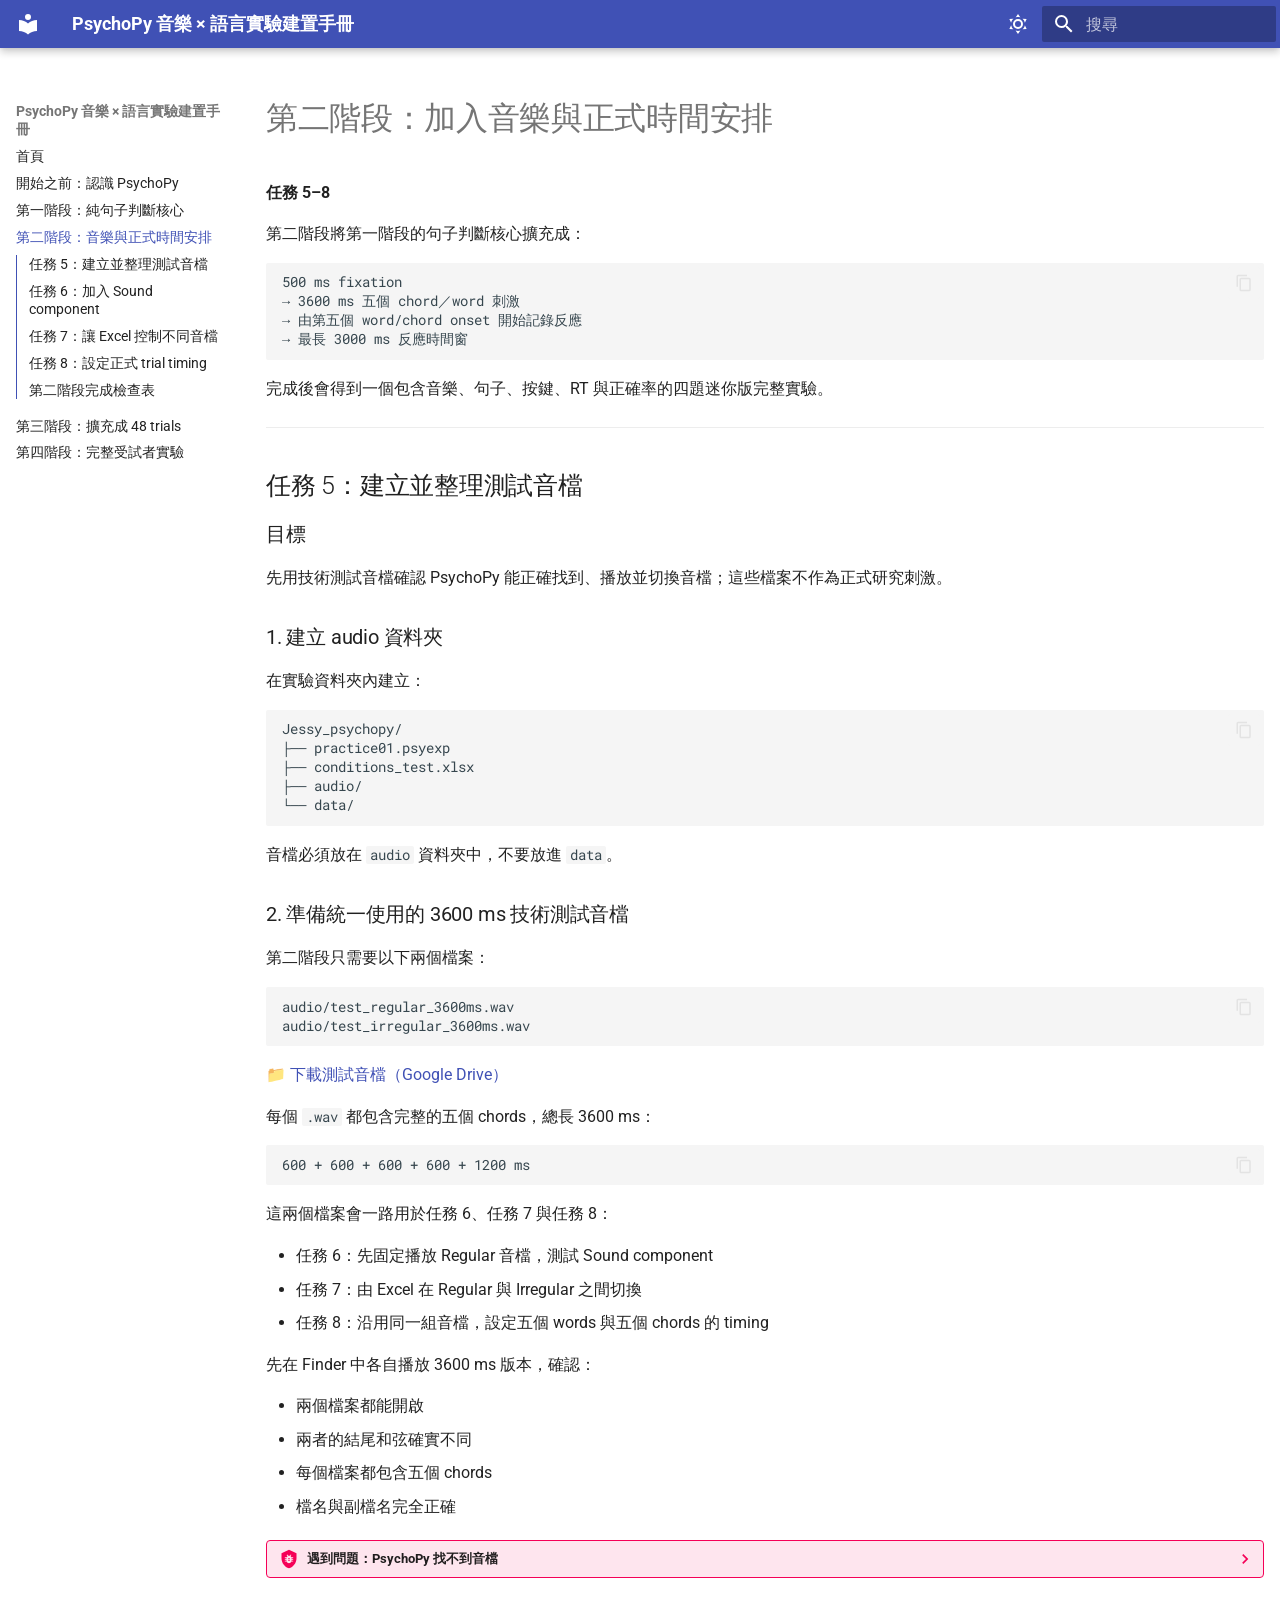
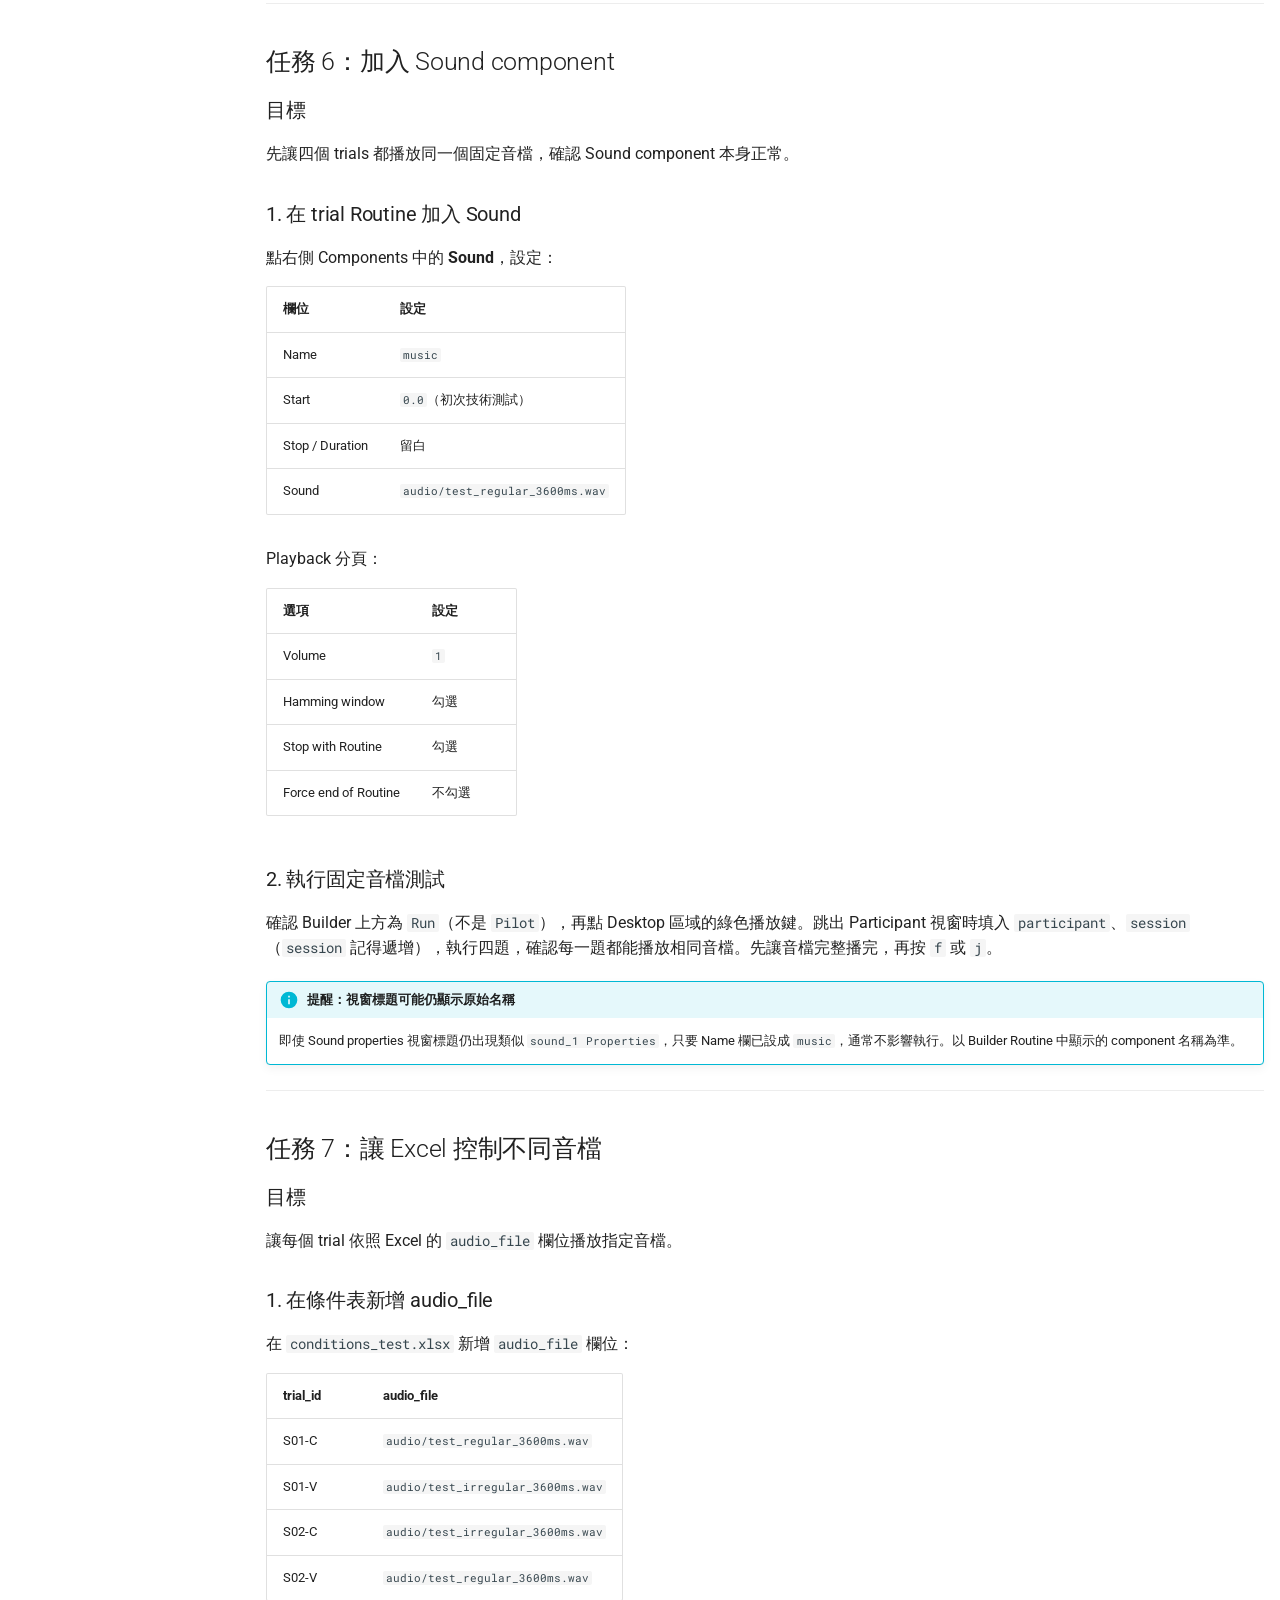
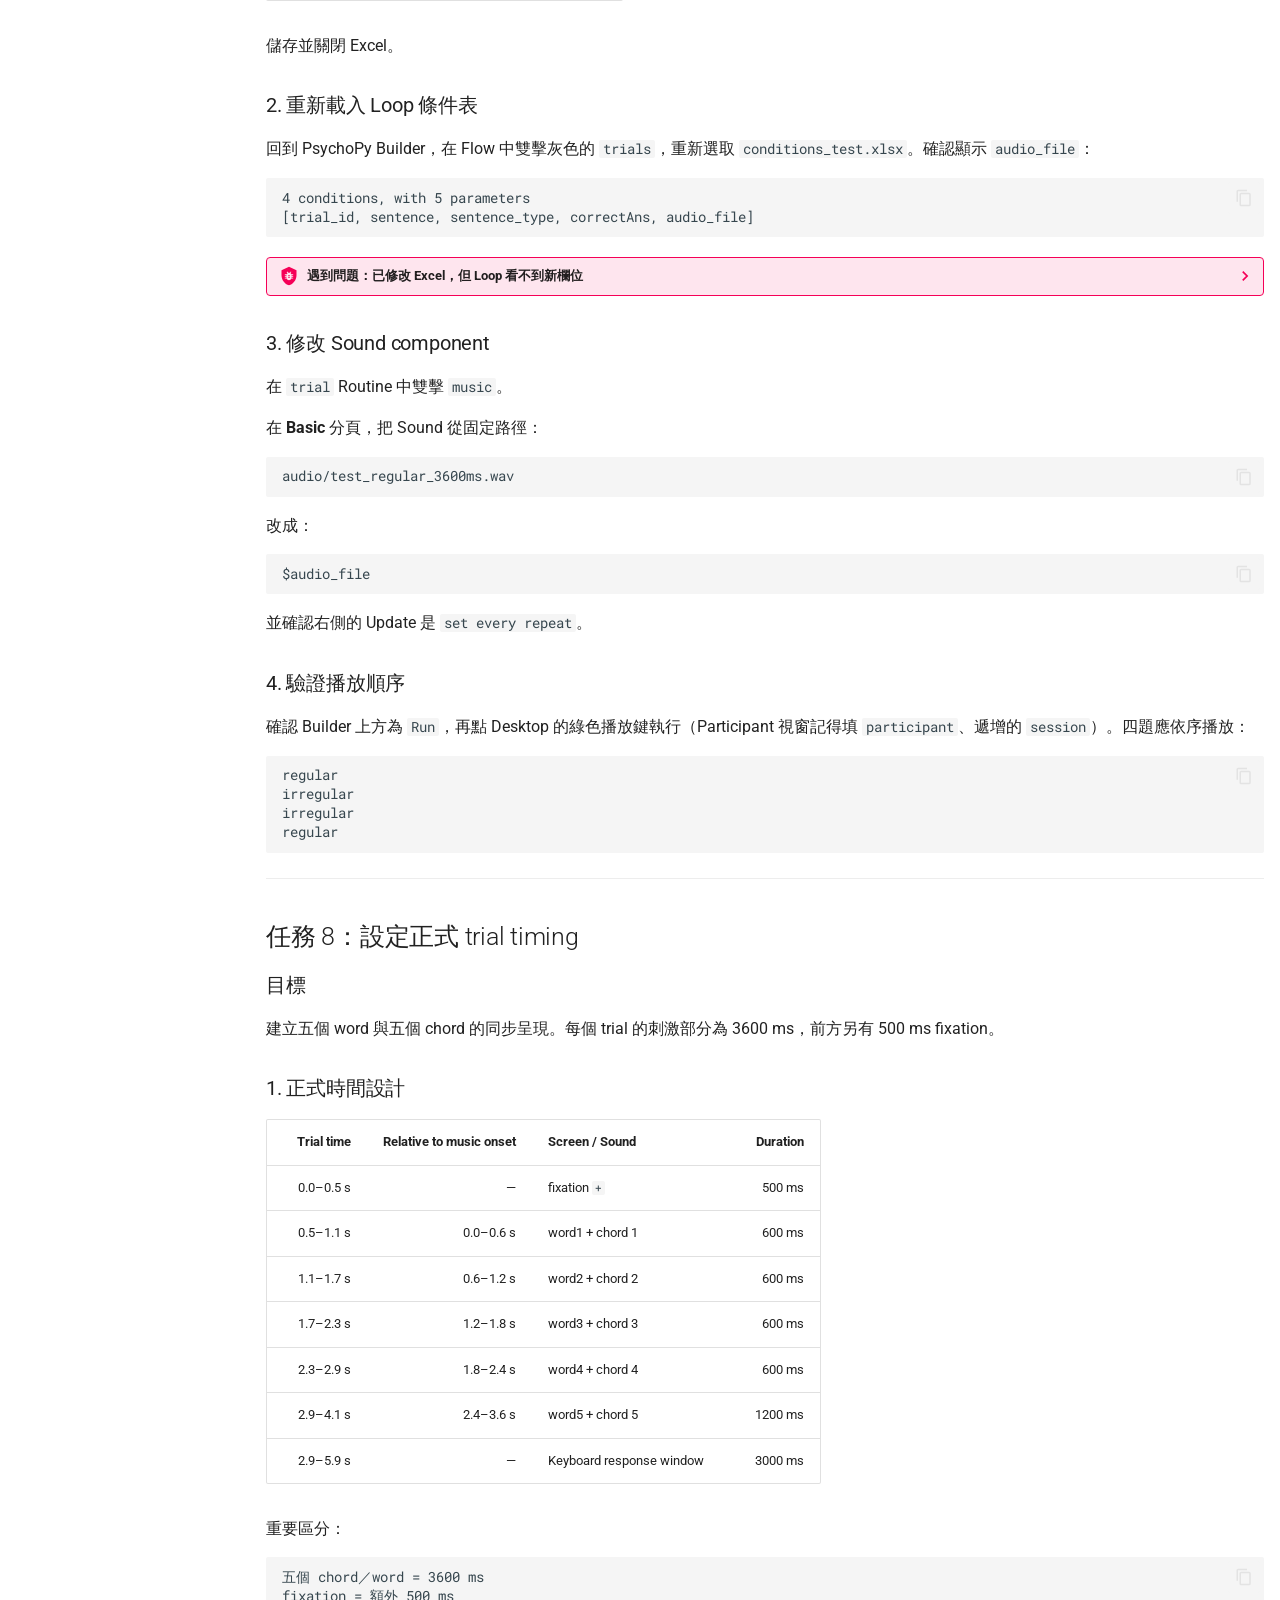
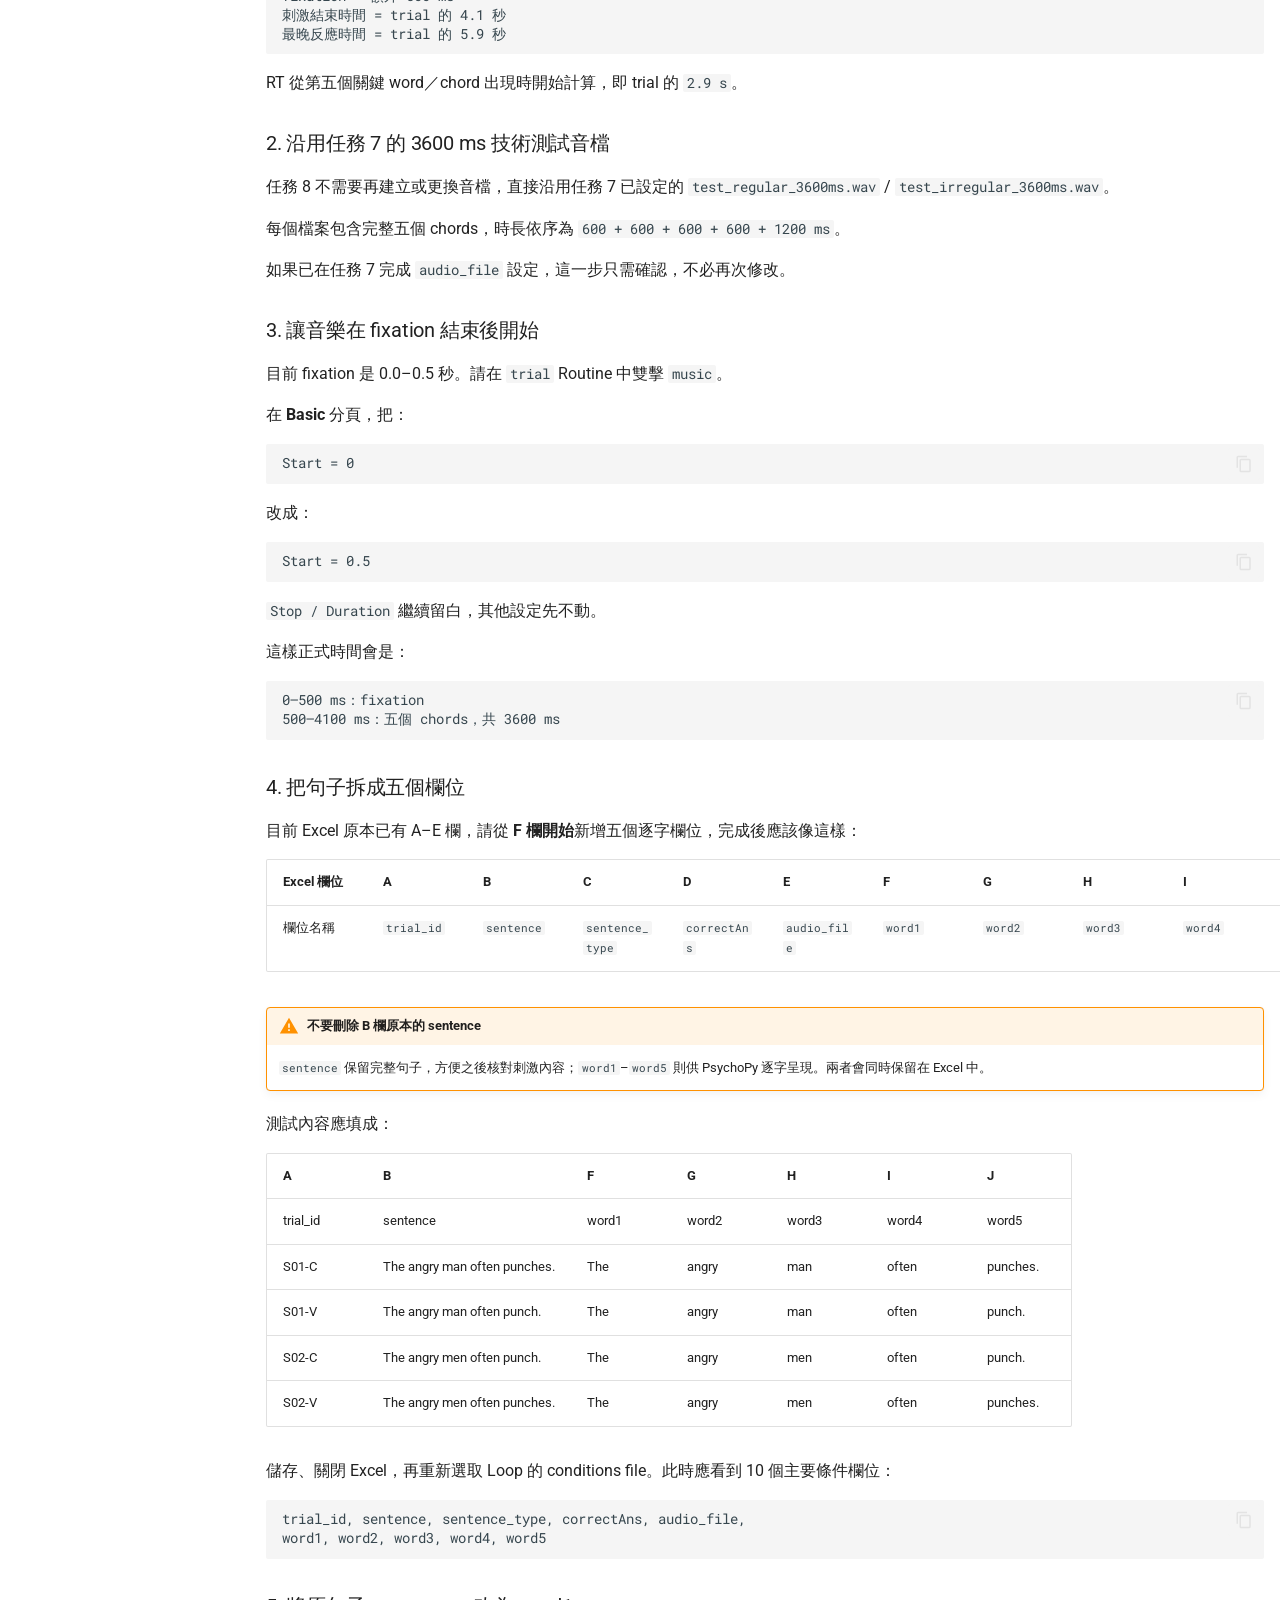
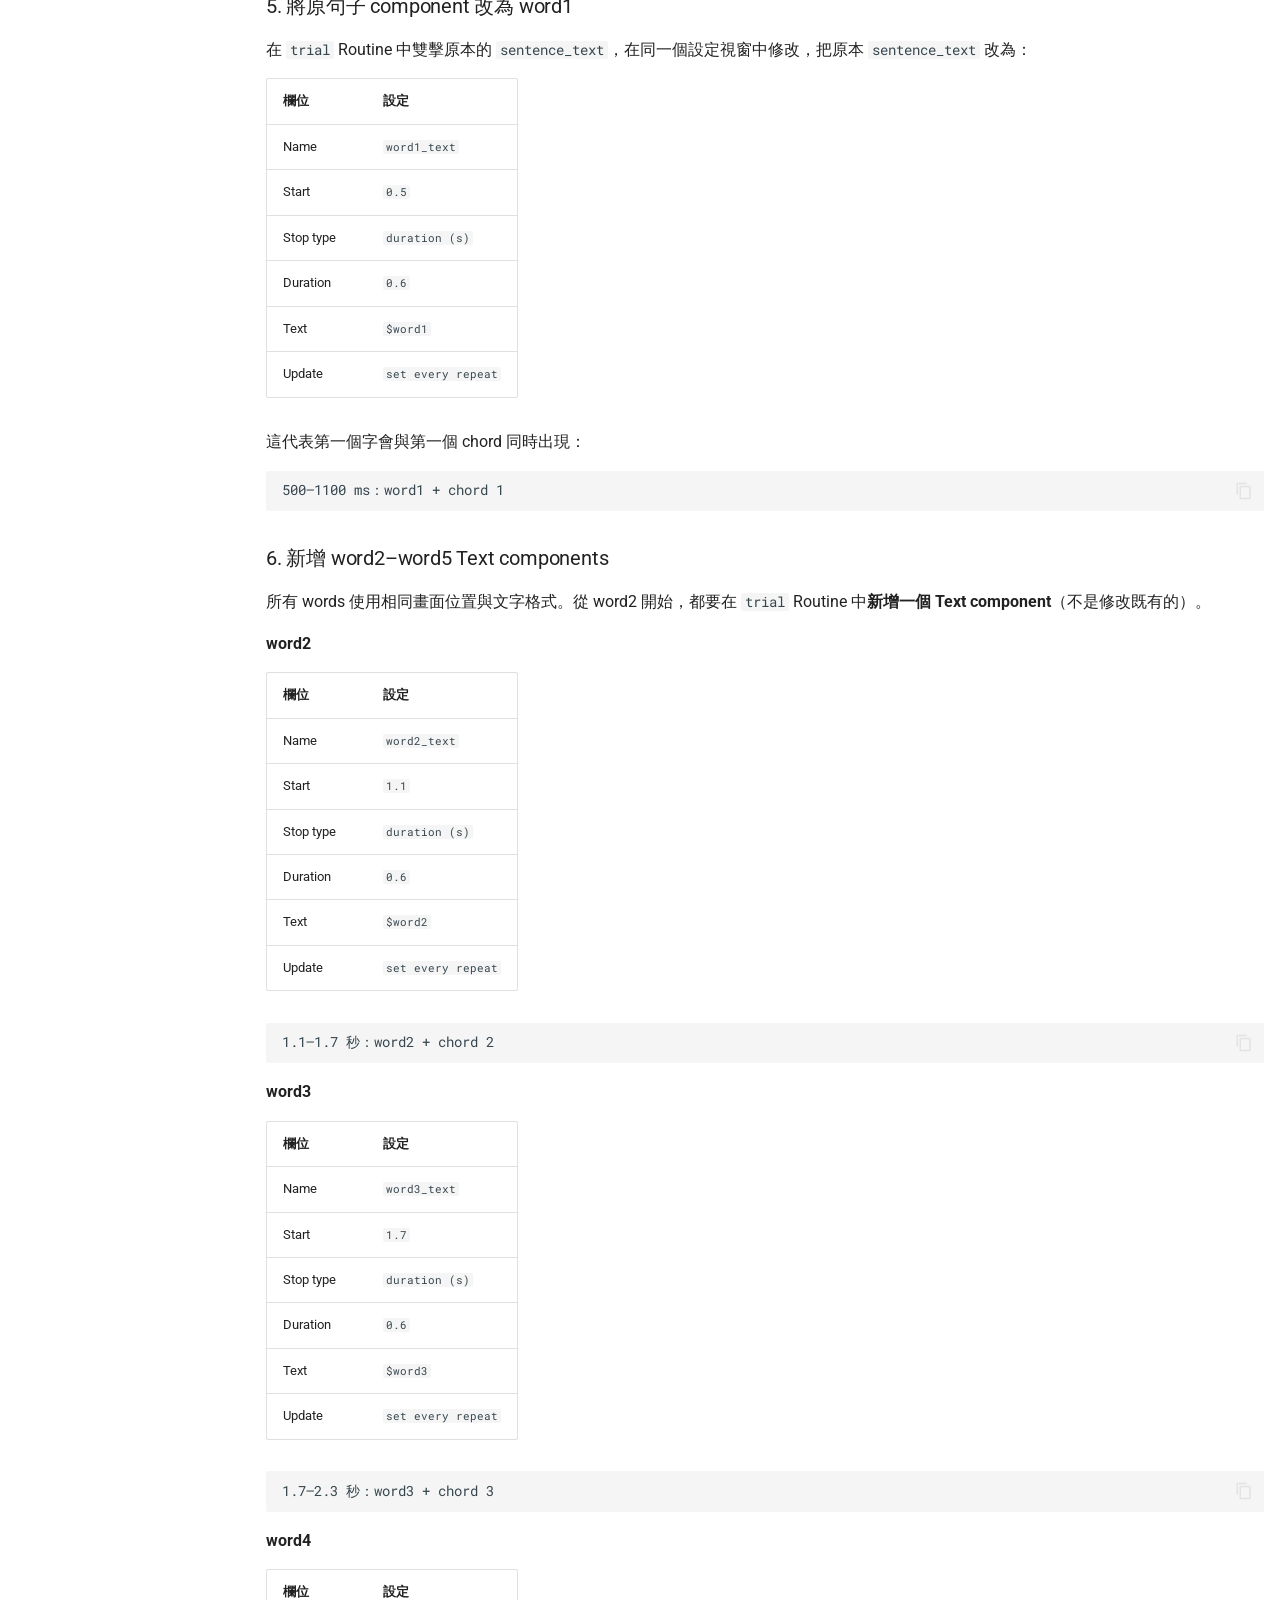
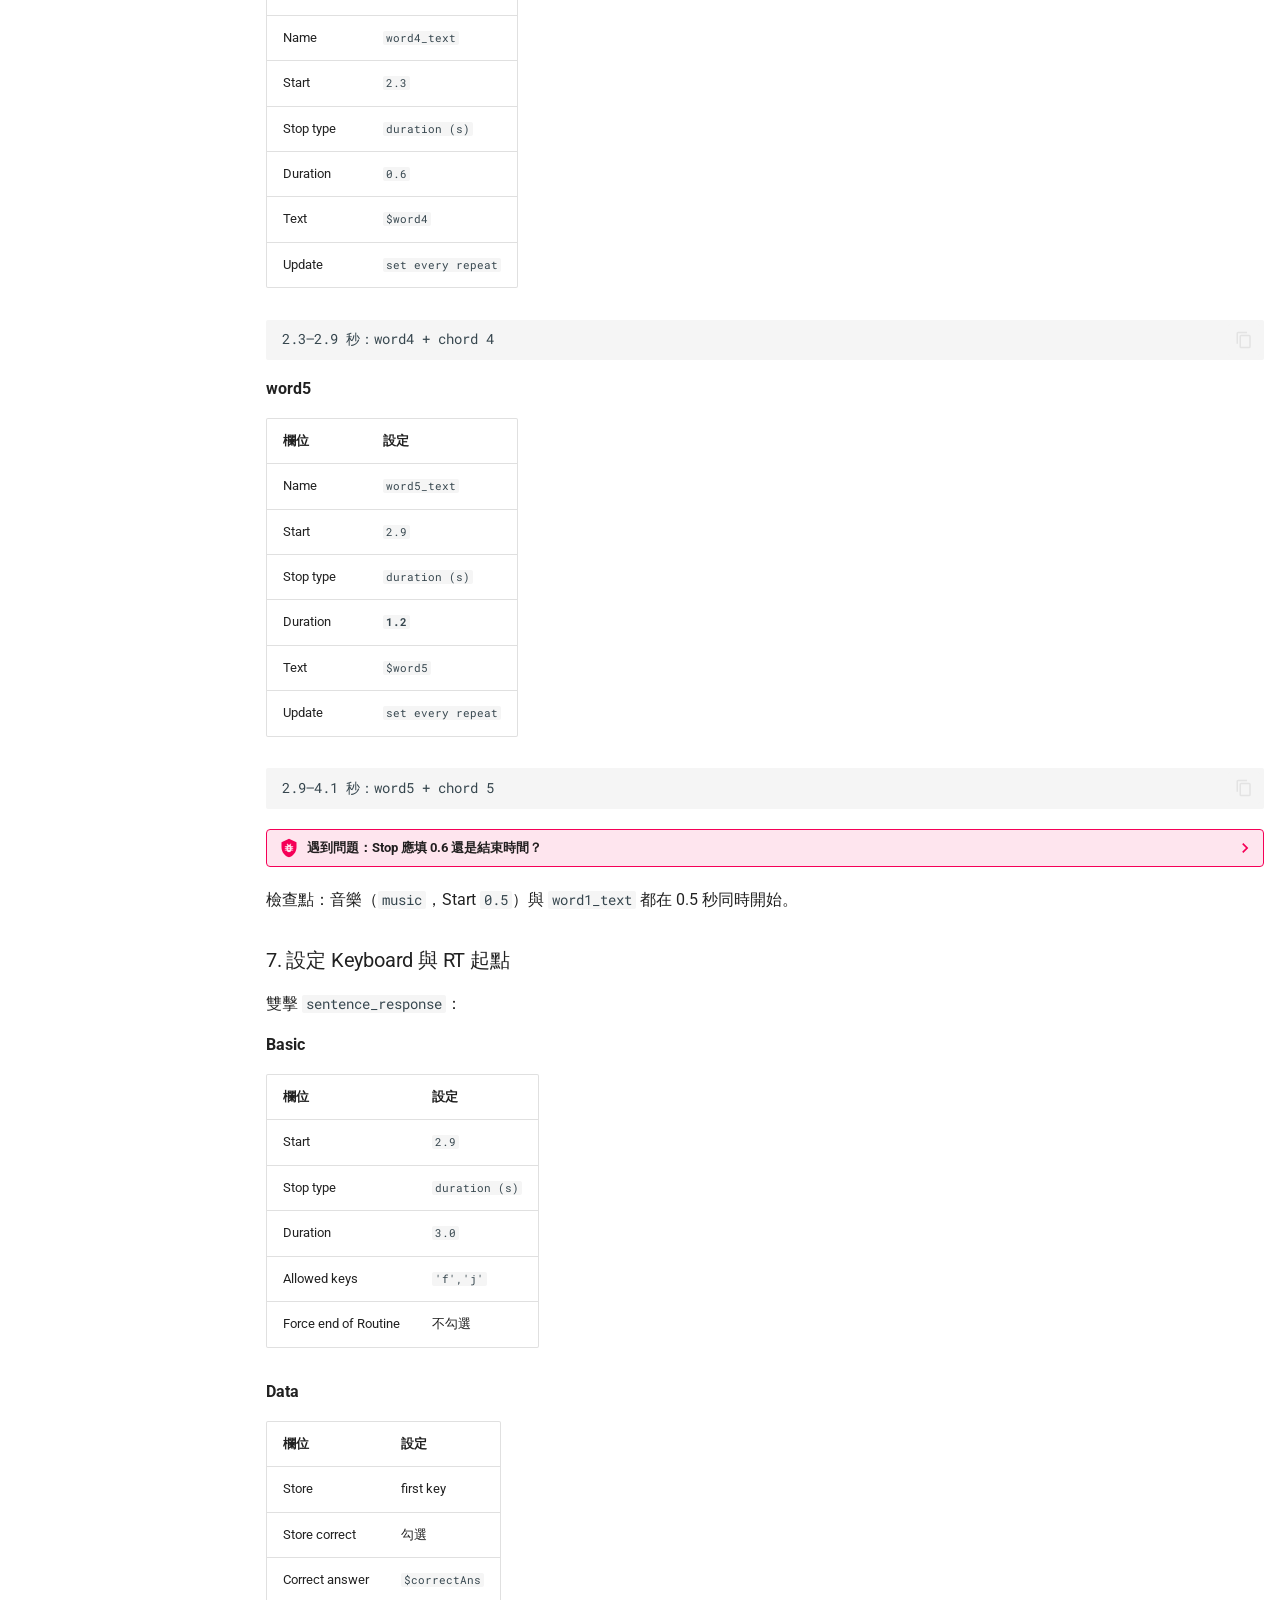
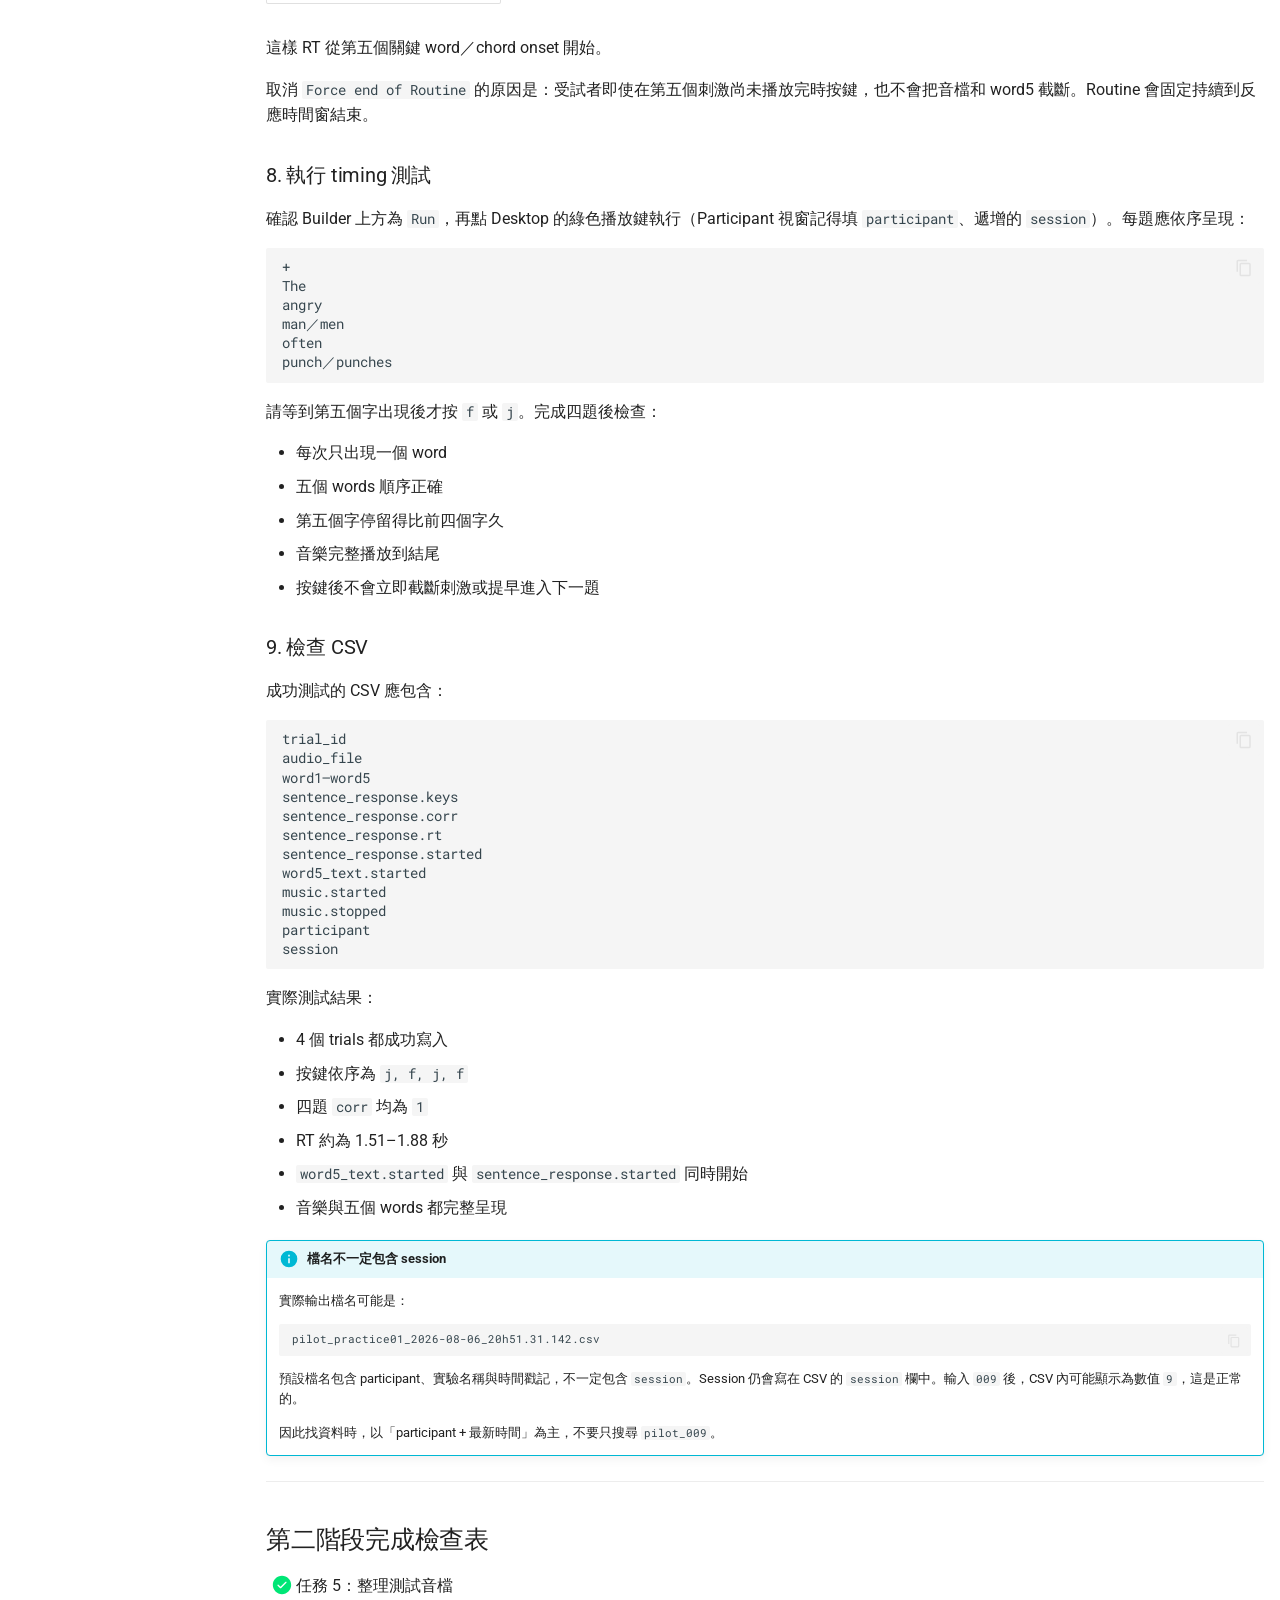
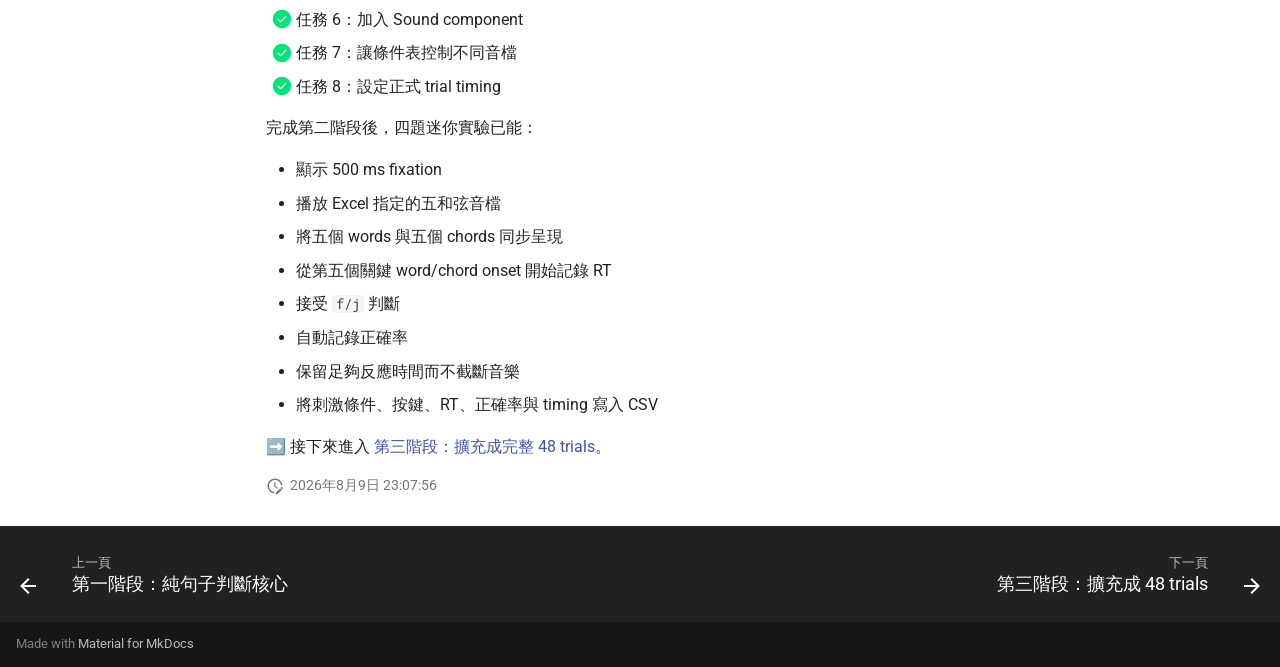
<file: stage2/index.html>
<!doctype html>
<html lang="zh-TW" class="no-js">
  <head>
    
      <meta charset="utf-8">
      <meta name="viewport" content="width=device-width,initial-scale=1">
      
        <meta name="description" content="PsychoPy Builder 建置音樂與語言判斷實驗的完整教學手冊">
      
      
        <meta name="author" content="Jessy">
      
      
        <link rel="canonical" href="https://weilinglindachen.github.io/psychopy-manual/stage2/">
      
      
        <link rel="prev" href="../stage1/">
      
      
        <link rel="next" href="../stage3/">
      
      
        
      
      
      <link rel="icon" href="../assets/images/favicon.png">
      <meta name="generator" content="mkdocs-1.6.1, mkdocs-material-9.7.7">
    
    
      
        <title>第二階段：音樂與正式時間安排 - PsychoPy 音樂 × 語言實驗建置手冊</title>
      
    
    
      <link rel="stylesheet" href="../assets/stylesheets/main.ec1eaa64.min.css">
      
        
        <link rel="stylesheet" href="../assets/stylesheets/palette.ab4e12ef.min.css">
      
      


    
    
      
    
    
      
        
        
        <link rel="preconnect" href="https://fonts.gstatic.com" crossorigin>
        <link rel="stylesheet" href="https://fonts.googleapis.com/css?family=Roboto:300,300i,400,400i,700,700i%7CRoboto+Mono:400,400i,700,700i&display=fallback">
        <style>:root{--md-text-font:"Roboto";--md-code-font:"Roboto Mono"}</style>
      
    
    
      <link rel="stylesheet" href="../stylesheets/extra.css">
    
    <script>__md_scope=new URL("..",location),__md_hash=e=>[...e].reduce(((e,_)=>(e<<5)-e+_.charCodeAt(0)),0),__md_get=(e,_=localStorage,t=__md_scope)=>JSON.parse(_.getItem(t.pathname+"."+e)),__md_set=(e,_,t=localStorage,a=__md_scope)=>{try{t.setItem(a.pathname+"."+e,JSON.stringify(_))}catch(e){}}</script>
    
      

    
    
  </head>
  
  
    
    
      
    
    
    
    
    <body dir="ltr" data-md-color-scheme="default" data-md-color-primary="indigo" data-md-color-accent="indigo">
  
    
    <input class="md-toggle" data-md-toggle="drawer" type="checkbox" id="__drawer" autocomplete="off">
    <input class="md-toggle" data-md-toggle="search" type="checkbox" id="__search" autocomplete="off">
    <label class="md-overlay" for="__drawer"></label>
    <div data-md-component="skip">
      
        
        <a href="#5" class="md-skip">
          跳轉到
        </a>
      
    </div>
    <div data-md-component="announce">
      
    </div>
    
    
      

  

<header class="md-header md-header--shadow" data-md-component="header">
  <nav class="md-header__inner md-grid" aria-label="頁首">
    <a href=".." title="PsychoPy 音樂 × 語言實驗建置手冊" class="md-header__button md-logo" aria-label="PsychoPy 音樂 × 語言實驗建置手冊" data-md-component="logo">
      
  
  <svg xmlns="http://www.w3.org/2000/svg" viewBox="0 0 24 24"><path d="M12 8a3 3 0 0 0 3-3 3 3 0 0 0-3-3 3 3 0 0 0-3 3 3 3 0 0 0 3 3m0 3.54C9.64 9.35 6.5 8 3 8v11c3.5 0 6.64 1.35 9 3.54 2.36-2.19 5.5-3.54 9-3.54V8c-3.5 0-6.64 1.35-9 3.54"/></svg>

    </a>
    <label class="md-header__button md-icon" for="__drawer">
      
      <svg xmlns="http://www.w3.org/2000/svg" viewBox="0 0 24 24"><path d="M3 6h18v2H3zm0 5h18v2H3zm0 5h18v2H3z"/></svg>
    </label>
    <div class="md-header__title" data-md-component="header-title">
      <div class="md-header__ellipsis">
        <div class="md-header__topic">
          <span class="md-ellipsis">
            PsychoPy 音樂 × 語言實驗建置手冊
          </span>
        </div>
        <div class="md-header__topic" data-md-component="header-topic">
          <span class="md-ellipsis">
            
              第二階段：音樂與正式時間安排
            
          </span>
        </div>
      </div>
    </div>
    
      
        <form class="md-header__option" data-md-component="palette">
  
    
    
    
    <input class="md-option" data-md-color-media="(prefers-color-scheme: light)" data-md-color-scheme="default" data-md-color-primary="indigo" data-md-color-accent="indigo"  aria-label="切換至深色模式"  type="radio" name="__palette" id="__palette_0">
    
      <label class="md-header__button md-icon" title="切換至深色模式" for="__palette_1" hidden>
        <svg xmlns="http://www.w3.org/2000/svg" viewBox="0 0 24 24"><path d="M12 7a5 5 0 0 1 5 5 5 5 0 0 1-5 5 5 5 0 0 1-5-5 5 5 0 0 1 5-5m0 2a3 3 0 0 0-3 3 3 3 0 0 0 3 3 3 3 0 0 0 3-3 3 3 0 0 0-3-3m0-7 2.39 3.42C13.65 5.15 12.84 5 12 5s-1.65.15-2.39.42zM3.34 7l4.16-.35A7.2 7.2 0 0 0 5.94 8.5c-.44.74-.69 1.5-.83 2.29zm.02 10 1.76-3.77a7.131 7.131 0 0 0 2.38 4.14zM20.65 7l-1.77 3.79a7.02 7.02 0 0 0-2.38-4.15zm-.01 10-4.14.36c.59-.51 1.12-1.14 1.54-1.86.42-.73.69-1.5.83-2.29zM12 22l-2.41-3.44c.74.27 1.55.44 2.41.44.82 0 1.63-.17 2.37-.44z"/></svg>
      </label>
    
  
    
    
    
    <input class="md-option" data-md-color-media="(prefers-color-scheme: dark)" data-md-color-scheme="slate" data-md-color-primary="indigo" data-md-color-accent="indigo"  aria-label="切換至淺色模式"  type="radio" name="__palette" id="__palette_1">
    
      <label class="md-header__button md-icon" title="切換至淺色模式" for="__palette_0" hidden>
        <svg xmlns="http://www.w3.org/2000/svg" viewBox="0 0 24 24"><path d="m17.75 4.09-2.53 1.94.91 3.06-2.63-1.81-2.63 1.81.91-3.06-2.53-1.94L12.44 4l1.06-3 1.06 3zm3.5 6.91-1.64 1.25.59 1.98-1.7-1.17-1.7 1.17.59-1.98L15.75 11l2.06-.05L18.5 9l.69 1.95zm-2.28 4.95c.83-.08 1.72 1.1 1.19 1.85-.32.45-.66.87-1.08 1.27C15.17 23 8.84 23 4.94 19.07c-3.91-3.9-3.91-10.24 0-14.14.4-.4.82-.76 1.27-1.08.75-.53 1.93.36 1.85 1.19-.27 2.86.69 5.83 2.89 8.02a9.96 9.96 0 0 0 8.02 2.89m-1.64 2.02a12.08 12.08 0 0 1-7.8-3.47c-2.17-2.19-3.33-5-3.49-7.82-2.81 3.14-2.7 7.96.31 10.98 3.02 3.01 7.84 3.12 10.98.31"/></svg>
      </label>
    
  
</form>
      
    
    
      <script>var palette=__md_get("__palette");if(palette&&palette.color){if("(prefers-color-scheme)"===palette.color.media){var media=matchMedia("(prefers-color-scheme: light)"),input=document.querySelector(media.matches?"[data-md-color-media='(prefers-color-scheme: light)']":"[data-md-color-media='(prefers-color-scheme: dark)']");palette.color.media=input.getAttribute("data-md-color-media"),palette.color.scheme=input.getAttribute("data-md-color-scheme"),palette.color.primary=input.getAttribute("data-md-color-primary"),palette.color.accent=input.getAttribute("data-md-color-accent")}for(var[key,value]of Object.entries(palette.color))document.body.setAttribute("data-md-color-"+key,value)}</script>
    
    
    
      
      
        <label class="md-header__button md-icon" for="__search">
          
          <svg xmlns="http://www.w3.org/2000/svg" viewBox="0 0 24 24"><path d="M9.5 3A6.5 6.5 0 0 1 16 9.5c0 1.61-.59 3.09-1.56 4.23l.27.27h.79l5 5-1.5 1.5-5-5v-.79l-.27-.27A6.52 6.52 0 0 1 9.5 16 6.5 6.5 0 0 1 3 9.5 6.5 6.5 0 0 1 9.5 3m0 2C7 5 5 7 5 9.5S7 14 9.5 14 14 12 14 9.5 12 5 9.5 5"/></svg>
        </label>
        <div class="md-search" data-md-component="search" role="dialog">
  <label class="md-search__overlay" for="__search"></label>
  <div class="md-search__inner" role="search">
    <form class="md-search__form" name="search">
      <input type="text" class="md-search__input" name="query" aria-label="搜尋" placeholder="搜尋" autocapitalize="off" autocorrect="off" autocomplete="off" spellcheck="false" data-md-component="search-query" required>
      <label class="md-search__icon md-icon" for="__search">
        
        <svg xmlns="http://www.w3.org/2000/svg" viewBox="0 0 24 24"><path d="M9.5 3A6.5 6.5 0 0 1 16 9.5c0 1.61-.59 3.09-1.56 4.23l.27.27h.79l5 5-1.5 1.5-5-5v-.79l-.27-.27A6.52 6.52 0 0 1 9.5 16 6.5 6.5 0 0 1 3 9.5 6.5 6.5 0 0 1 9.5 3m0 2C7 5 5 7 5 9.5S7 14 9.5 14 14 12 14 9.5 12 5 9.5 5"/></svg>
        
        <svg xmlns="http://www.w3.org/2000/svg" viewBox="0 0 24 24"><path d="M20 11v2H8l5.5 5.5-1.42 1.42L4.16 12l7.92-7.92L13.5 5.5 8 11z"/></svg>
      </label>
      <nav class="md-search__options" aria-label="搜尋">
        
        <button type="reset" class="md-search__icon md-icon" title="清除" aria-label="清除" tabindex="-1">
          
          <svg xmlns="http://www.w3.org/2000/svg" viewBox="0 0 24 24"><path d="M19 6.41 17.59 5 12 10.59 6.41 5 5 6.41 10.59 12 5 17.59 6.41 19 12 13.41 17.59 19 19 17.59 13.41 12z"/></svg>
        </button>
      </nav>
      
        <div class="md-search__suggest" data-md-component="search-suggest"></div>
      
    </form>
    <div class="md-search__output">
      <div class="md-search__scrollwrap" tabindex="0" data-md-scrollfix>
        <div class="md-search-result" data-md-component="search-result">
          <div class="md-search-result__meta">
            正在初始化搜尋引擎
          </div>
          <ol class="md-search-result__list" role="presentation"></ol>
        </div>
      </div>
    </div>
  </div>
</div>
      
    
    
  </nav>
  
</header>
    
    <div class="md-container" data-md-component="container">
      
      
        
          
        
      
      <main class="md-main" data-md-component="main">
        <div class="md-main__inner md-grid">
          
            
              
              <div class="md-sidebar md-sidebar--primary" data-md-component="sidebar" data-md-type="navigation" >
                <div class="md-sidebar__scrollwrap">
                  <div class="md-sidebar__inner">
                    



  

<nav class="md-nav md-nav--primary md-nav--integrated" aria-label="導覽列" data-md-level="0">
  <label class="md-nav__title" for="__drawer">
    <a href=".." title="PsychoPy 音樂 × 語言實驗建置手冊" class="md-nav__button md-logo" aria-label="PsychoPy 音樂 × 語言實驗建置手冊" data-md-component="logo">
      
  
  <svg xmlns="http://www.w3.org/2000/svg" viewBox="0 0 24 24"><path d="M12 8a3 3 0 0 0 3-3 3 3 0 0 0-3-3 3 3 0 0 0-3 3 3 3 0 0 0 3 3m0 3.54C9.64 9.35 6.5 8 3 8v11c3.5 0 6.64 1.35 9 3.54 2.36-2.19 5.5-3.54 9-3.54V8c-3.5 0-6.64 1.35-9 3.54"/></svg>

    </a>
    PsychoPy 音樂 × 語言實驗建置手冊
  </label>
  
  <ul class="md-nav__list" data-md-scrollfix>
    
      
      
  
  
  
  
    <li class="md-nav__item">
      <a href=".." class="md-nav__link">
        
  
  
  <span class="md-ellipsis">
    
  
    首頁
  

    
  </span>
  
  

      </a>
    </li>
  

    
      
      
  
  
  
  
    <li class="md-nav__item">
      <a href="../intro/" class="md-nav__link">
        
  
  
  <span class="md-ellipsis">
    
  
    開始之前：認識 PsychoPy
  

    
  </span>
  
  

      </a>
    </li>
  

    
      
      
  
  
  
  
    <li class="md-nav__item">
      <a href="../stage1/" class="md-nav__link">
        
  
  
  <span class="md-ellipsis">
    
  
    第一階段：純句子判斷核心
  

    
  </span>
  
  

      </a>
    </li>
  

    
      
      
  
  
    
  
  
  
    <li class="md-nav__item md-nav__item--active">
      
      <input class="md-nav__toggle md-toggle" type="checkbox" id="__toc">
      
      
      
        <label class="md-nav__link md-nav__link--active" for="__toc">
          
  
  
  <span class="md-ellipsis">
    
  
    第二階段：音樂與正式時間安排
  

    
  </span>
  
  

          <span class="md-nav__icon md-icon"></span>
        </label>
      
      <a href="./" class="md-nav__link md-nav__link--active">
        
  
  
  <span class="md-ellipsis">
    
  
    第二階段：音樂與正式時間安排
  

    
  </span>
  
  

      </a>
      
        

  

<nav class="md-nav md-nav--secondary" aria-label="本頁內容">
  
  
  
  
    <label class="md-nav__title" for="__toc">
      <span class="md-nav__icon md-icon"></span>
      本頁內容
    </label>
    <ul class="md-nav__list" data-md-component="toc" data-md-scrollfix>
      
        <li class="md-nav__item">
  <a href="#5" class="md-nav__link">
    <span class="md-ellipsis">
      
        任務 5：建立並整理測試音檔
      
    </span>
  </a>
  
</li>
      
        <li class="md-nav__item">
  <a href="#6-sound-component" class="md-nav__link">
    <span class="md-ellipsis">
      
        任務 6：加入 Sound component
      
    </span>
  </a>
  
</li>
      
        <li class="md-nav__item">
  <a href="#7-excel" class="md-nav__link">
    <span class="md-ellipsis">
      
        任務 7：讓 Excel 控制不同音檔
      
    </span>
  </a>
  
</li>
      
        <li class="md-nav__item">
  <a href="#8-trial-timing" class="md-nav__link">
    <span class="md-ellipsis">
      
        任務 8：設定正式 trial timing
      
    </span>
  </a>
  
</li>
      
        <li class="md-nav__item">
  <a href="#_6" class="md-nav__link">
    <span class="md-ellipsis">
      
        第二階段完成檢查表
      
    </span>
  </a>
  
</li>
      
    </ul>
  
</nav>
      
    </li>
  

    
      
      
  
  
  
  
    <li class="md-nav__item">
      <a href="../stage3/" class="md-nav__link">
        
  
  
  <span class="md-ellipsis">
    
  
    第三階段：擴充成 48 trials
  

    
  </span>
  
  

      </a>
    </li>
  

    
      
      
  
  
  
  
    <li class="md-nav__item">
      <a href="../stage4/" class="md-nav__link">
        
  
  
  <span class="md-ellipsis">
    
  
    第四階段：完整受試者實驗
  

    
  </span>
  
  

      </a>
    </li>
  

    
  </ul>
</nav>
                  </div>
                </div>
              </div>
            
            
          
          
            <div class="md-content" data-md-component="content">
              
              <article class="md-content__inner md-typeset">
                
                  



<h1 id="_1">第二階段：加入音樂與正式時間安排<a class="headerlink" href="#_1" title="Permanent link">&para;</a></h1>
<p><strong>任務 5–8</strong></p>
<p>第二階段將第一階段的句子判斷核心擴充成：</p>
<div class="highlight"><pre><span></span><code>500 ms fixation
→ 3600 ms 五個 chord／word 刺激
→ 由第五個 word/chord onset 開始記錄反應
→ 最長 3000 ms 反應時間窗
</code></pre></div>
<p>完成後會得到一個包含音樂、句子、按鍵、RT 與正確率的四題迷你版完整實驗。</p>
<hr />
<h2 id="5">任務 5：建立並整理測試音檔<a class="headerlink" href="#5" title="Permanent link">&para;</a></h2>
<h3 id="_2">目標<a class="headerlink" href="#_2" title="Permanent link">&para;</a></h3>
<p>先用技術測試音檔確認 PsychoPy 能正確找到、播放並切換音檔；這些檔案不作為正式研究刺激。</p>
<h3 id="1-audio">1. 建立 audio 資料夾<a class="headerlink" href="#1-audio" title="Permanent link">&para;</a></h3>
<p>在實驗資料夾內建立：</p>
<div class="highlight"><pre><span></span><code>Jessy_psychopy/
├── practice01.psyexp
├── conditions_test.xlsx
├── audio/
└── data/
</code></pre></div>
<p>音檔必須放在 <code>audio</code> 資料夾中，不要放進 <code>data</code>。</p>
<h3 id="2-3600-ms">2. 準備統一使用的 3600 ms 技術測試音檔<a class="headerlink" href="#2-3600-ms" title="Permanent link">&para;</a></h3>
<p>第二階段只需要以下兩個檔案：</p>
<div class="highlight"><pre><span></span><code>audio/test_regular_3600ms.wav
audio/test_irregular_3600ms.wav
</code></pre></div>
<p>📁 <a href="https://drive.google.com/drive/folders/1XIwGA9CwXdRRfIka0FCBMA9FCj9shvGS?usp=drive_link">下載測試音檔（Google Drive）</a></p>
<p>每個 <code>.wav</code> 都包含完整的五個 chords，總長 3600 ms：</p>
<div class="highlight"><pre><span></span><code>600 + 600 + 600 + 600 + 1200 ms
</code></pre></div>
<p>這兩個檔案會一路用於任務 6、任務 7 與任務 8：</p>
<ul>
<li>任務 6：先固定播放 Regular 音檔，測試 Sound component</li>
<li>任務 7：由 Excel 在 Regular 與 Irregular 之間切換</li>
<li>任務 8：沿用同一組音檔，設定五個 words 與五個 chords 的 timing</li>
</ul>
<p>先在 Finder 中各自播放 3600 ms 版本，確認：</p>
<ul>
<li>兩個檔案都能開啟</li>
<li>兩者的結尾和弦確實不同</li>
<li>每個檔案都包含五個 chords</li>
<li>檔名與副檔名完全正確</li>
</ul>
<details class="bug">
<summary>遇到問題：PsychoPy 找不到音檔</summary>
<p>檢查相對路徑是否從 <code>.psyexp</code> 所在位置開始。正確寫法為：</p>
<div class="highlight"><pre><span></span><code>audio/test_regular_3600ms.wav
</code></pre></div>
<p>不要只寫 <code>test_regular_3600ms.wav</code>，也不要填 Finder 顯示的完整電腦路徑。</p>
</details>
<hr />
<h2 id="6-sound-component">任務 6：加入 Sound component<a class="headerlink" href="#6-sound-component" title="Permanent link">&para;</a></h2>
<h3 id="_3">目標<a class="headerlink" href="#_3" title="Permanent link">&para;</a></h3>
<p>先讓四個 trials 都播放同一個固定音檔，確認 Sound component 本身正常。</p>
<h3 id="1-trial-routine-sound">1. 在 trial Routine 加入 Sound<a class="headerlink" href="#1-trial-routine-sound" title="Permanent link">&para;</a></h3>
<p>點右側 Components 中的 <strong>Sound</strong>，設定：</p>
<table>
<thead>
<tr>
<th>欄位</th>
<th>設定</th>
</tr>
</thead>
<tbody>
<tr>
<td>Name</td>
<td><code>music</code></td>
</tr>
<tr>
<td>Start</td>
<td><code>0.0</code>（初次技術測試）</td>
</tr>
<tr>
<td>Stop / Duration</td>
<td>留白</td>
</tr>
<tr>
<td>Sound</td>
<td><code>audio/test_regular_3600ms.wav</code></td>
</tr>
</tbody>
</table>
<p>Playback 分頁：</p>
<table>
<thead>
<tr>
<th>選項</th>
<th>設定</th>
</tr>
</thead>
<tbody>
<tr>
<td>Volume</td>
<td><code>1</code></td>
</tr>
<tr>
<td>Hamming window</td>
<td>勾選</td>
</tr>
<tr>
<td>Stop with Routine</td>
<td>勾選</td>
</tr>
<tr>
<td>Force end of Routine</td>
<td>不勾選</td>
</tr>
</tbody>
</table>
<h3 id="2">2. 執行固定音檔測試<a class="headerlink" href="#2" title="Permanent link">&para;</a></h3>
<p>確認 Builder 上方為 <code>Run</code>（不是 <code>Pilot</code>），再點 Desktop 區域的綠色播放鍵。跳出 Participant 視窗時填入 <code>participant</code>、<code>session</code>（<code>session</code> 記得遞增），執行四題，確認每一題都能播放相同音檔。先讓音檔完整播完，再按 <code>f</code> 或 <code>j</code>。</p>
<div class="admonition info">
<p class="admonition-title">提醒：視窗標題可能仍顯示原始名稱</p>
<p>即使 Sound properties 視窗標題仍出現類似 <code>sound_1 Properties</code>，只要 Name 欄已設成 <code>music</code>，通常不影響執行。以 Builder Routine 中顯示的 component 名稱為準。</p>
</div>
<hr />
<h2 id="7-excel">任務 7：讓 Excel 控制不同音檔<a class="headerlink" href="#7-excel" title="Permanent link">&para;</a></h2>
<h3 id="_4">目標<a class="headerlink" href="#_4" title="Permanent link">&para;</a></h3>
<p>讓每個 trial 依照 Excel 的 <code>audio_file</code> 欄位播放指定音檔。</p>
<h3 id="1-audio_file">1. 在條件表新增 audio_file<a class="headerlink" href="#1-audio_file" title="Permanent link">&para;</a></h3>
<p>在 <code>conditions_test.xlsx</code> 新增 <code>audio_file</code> 欄位：</p>
<table>
<thead>
<tr>
<th>trial_id</th>
<th>audio_file</th>
</tr>
</thead>
<tbody>
<tr>
<td>S01-C</td>
<td><code>audio/test_regular_3600ms.wav</code></td>
</tr>
<tr>
<td>S01-V</td>
<td><code>audio/test_irregular_3600ms.wav</code></td>
</tr>
<tr>
<td>S02-C</td>
<td><code>audio/test_irregular_3600ms.wav</code></td>
</tr>
<tr>
<td>S02-V</td>
<td><code>audio/test_regular_3600ms.wav</code></td>
</tr>
</tbody>
</table>
<p>儲存並關閉 Excel。</p>
<h3 id="2-loop">2. 重新載入 Loop 條件表<a class="headerlink" href="#2-loop" title="Permanent link">&para;</a></h3>
<p>回到 PsychoPy Builder，在 Flow 中雙擊灰色的 <code>trials</code>，重新選取 <code>conditions_test.xlsx</code>。確認顯示 <code>audio_file</code>：</p>
<div class="highlight"><pre><span></span><code>4 conditions, with 5 parameters
[trial_id, sentence, sentence_type, correctAns, audio_file]
</code></pre></div>
<details class="bug">
<summary>遇到問題：已修改 Excel，但 Loop 看不到新欄位</summary>
<p>PsychoPy 可能仍使用先前讀入的欄位資訊。可以先試試看點 Conditions 欄位右側的<strong>綠色箭頭</strong>重新讀取一次；沒有用的話，再重新選取一次 conditions file，或先清除再重新指定。</p>
</details>
<h3 id="3-sound-component">3. 修改 Sound component<a class="headerlink" href="#3-sound-component" title="Permanent link">&para;</a></h3>
<p>在 <code>trial</code> Routine 中雙擊 <code>music</code>。</p>
<p>在 <strong>Basic</strong> 分頁，把 Sound 從固定路徑：</p>
<div class="highlight"><pre><span></span><code>audio/test_regular_3600ms.wav
</code></pre></div>
<p>改成：</p>
<div class="highlight"><pre><span></span><code>$audio_file
</code></pre></div>
<p>並確認右側的 Update 是 <code>set every repeat</code>。</p>
<h3 id="4">4. 驗證播放順序<a class="headerlink" href="#4" title="Permanent link">&para;</a></h3>
<p>確認 Builder 上方為 <code>Run</code>，再點 Desktop 的綠色播放鍵執行（Participant 視窗記得填 <code>participant</code>、遞增的 <code>session</code>）。四題應依序播放：</p>
<div class="highlight"><pre><span></span><code>regular
irregular
irregular
regular
</code></pre></div>
<hr />
<h2 id="8-trial-timing">任務 8：設定正式 trial timing<a class="headerlink" href="#8-trial-timing" title="Permanent link">&para;</a></h2>
<h3 id="_5">目標<a class="headerlink" href="#_5" title="Permanent link">&para;</a></h3>
<p>建立五個 word 與五個 chord 的同步呈現。每個 trial 的刺激部分為 3600 ms，前方另有 500 ms fixation。</p>
<h3 id="1">1. 正式時間設計<a class="headerlink" href="#1" title="Permanent link">&para;</a></h3>
<table>
<thead>
<tr>
<th style="text-align: right;">Trial time</th>
<th style="text-align: right;">Relative to music onset</th>
<th>Screen / Sound</th>
<th style="text-align: right;">Duration</th>
</tr>
</thead>
<tbody>
<tr>
<td style="text-align: right;">0.0–0.5 s</td>
<td style="text-align: right;">—</td>
<td>fixation <code>+</code></td>
<td style="text-align: right;">500 ms</td>
</tr>
<tr>
<td style="text-align: right;">0.5–1.1 s</td>
<td style="text-align: right;">0.0–0.6 s</td>
<td>word1 + chord 1</td>
<td style="text-align: right;">600 ms</td>
</tr>
<tr>
<td style="text-align: right;">1.1–1.7 s</td>
<td style="text-align: right;">0.6–1.2 s</td>
<td>word2 + chord 2</td>
<td style="text-align: right;">600 ms</td>
</tr>
<tr>
<td style="text-align: right;">1.7–2.3 s</td>
<td style="text-align: right;">1.2–1.8 s</td>
<td>word3 + chord 3</td>
<td style="text-align: right;">600 ms</td>
</tr>
<tr>
<td style="text-align: right;">2.3–2.9 s</td>
<td style="text-align: right;">1.8–2.4 s</td>
<td>word4 + chord 4</td>
<td style="text-align: right;">600 ms</td>
</tr>
<tr>
<td style="text-align: right;">2.9–4.1 s</td>
<td style="text-align: right;">2.4–3.6 s</td>
<td>word5 + chord 5</td>
<td style="text-align: right;">1200 ms</td>
</tr>
<tr>
<td style="text-align: right;">2.9–5.9 s</td>
<td style="text-align: right;">—</td>
<td>Keyboard response window</td>
<td style="text-align: right;">3000 ms</td>
</tr>
</tbody>
</table>
<p>重要區分：</p>
<div class="highlight"><pre><span></span><code>五個 chord／word = 3600 ms
fixation = 額外 500 ms
刺激結束時間 = trial 的 4.1 秒
最晚反應時間 = trial 的 5.9 秒
</code></pre></div>
<p>RT 從第五個關鍵 word／chord 出現時開始計算，即 trial 的 <code>2.9 s</code>。</p>
<h3 id="2-7-3600-ms">2. 沿用任務 7 的 3600 ms 技術測試音檔<a class="headerlink" href="#2-7-3600-ms" title="Permanent link">&para;</a></h3>
<p>任務 8 不需要再建立或更換音檔，直接沿用任務 7 已設定的 <code>test_regular_3600ms.wav</code> / <code>test_irregular_3600ms.wav</code>。</p>
<p>每個檔案包含完整五個 chords，時長依序為 <code>600 + 600 + 600 + 600 + 1200 ms</code>。</p>
<p>如果已在任務 7 完成 <code>audio_file</code> 設定，這一步只需確認，不必再次修改。</p>
<h3 id="3-fixation">3. 讓音樂在 fixation 結束後開始<a class="headerlink" href="#3-fixation" title="Permanent link">&para;</a></h3>
<p>目前 fixation 是 0.0–0.5 秒。請在 <code>trial</code> Routine 中雙擊 <code>music</code>。</p>
<p>在 <strong>Basic</strong> 分頁，把：</p>
<div class="highlight"><pre><span></span><code>Start = 0
</code></pre></div>
<p>改成：</p>
<div class="highlight"><pre><span></span><code>Start = 0.5
</code></pre></div>
<p><code>Stop / Duration</code> 繼續留白，其他設定先不動。</p>
<p>這樣正式時間會是：</p>
<div class="highlight"><pre><span></span><code>0–500 ms：fixation
500–4100 ms：五個 chords，共 3600 ms
</code></pre></div>
<h3 id="4_1">4. 把句子拆成五個欄位<a class="headerlink" href="#4_1" title="Permanent link">&para;</a></h3>
<p>目前 Excel 原本已有 A–E 欄，請從 <strong>F 欄開始</strong>新增五個逐字欄位，完成後應該像這樣：</p>
<table>
<thead>
<tr>
<th>Excel 欄位</th>
<th>A</th>
<th>B</th>
<th>C</th>
<th>D</th>
<th>E</th>
<th>F</th>
<th>G</th>
<th>H</th>
<th>I</th>
<th>J</th>
</tr>
</thead>
<tbody>
<tr>
<td>欄位名稱</td>
<td><code>trial_id</code></td>
<td><code>sentence</code></td>
<td><code>sentence_type</code></td>
<td><code>correctAns</code></td>
<td><code>audio_file</code></td>
<td><code>word1</code></td>
<td><code>word2</code></td>
<td><code>word3</code></td>
<td><code>word4</code></td>
<td><code>word5</code></td>
</tr>
</tbody>
</table>
<div class="admonition warning">
<p class="admonition-title">不要刪除 B 欄原本的 sentence</p>
<p><code>sentence</code> 保留完整句子，方便之後核對刺激內容；<code>word1</code>–<code>word5</code> 則供 PsychoPy 逐字呈現。兩者會同時保留在 Excel 中。</p>
</div>
<p>測試內容應填成：</p>
<table>
<thead>
<tr>
<th>A</th>
<th>B</th>
<th>F</th>
<th>G</th>
<th>H</th>
<th>I</th>
<th>J</th>
</tr>
</thead>
<tbody>
<tr>
<td>trial_id</td>
<td>sentence</td>
<td>word1</td>
<td>word2</td>
<td>word3</td>
<td>word4</td>
<td>word5</td>
</tr>
<tr>
<td>S01-C</td>
<td>The angry man often punches.</td>
<td>The</td>
<td>angry</td>
<td>man</td>
<td>often</td>
<td>punches.</td>
</tr>
<tr>
<td>S01-V</td>
<td>The angry man often punch.</td>
<td>The</td>
<td>angry</td>
<td>man</td>
<td>often</td>
<td>punch.</td>
</tr>
<tr>
<td>S02-C</td>
<td>The angry men often punch.</td>
<td>The</td>
<td>angry</td>
<td>men</td>
<td>often</td>
<td>punch.</td>
</tr>
<tr>
<td>S02-V</td>
<td>The angry men often punches.</td>
<td>The</td>
<td>angry</td>
<td>men</td>
<td>often</td>
<td>punches.</td>
</tr>
</tbody>
</table>
<p>儲存、關閉 Excel，再重新選取 Loop 的 conditions file。此時應看到 10 個主要條件欄位：</p>
<div class="highlight"><pre><span></span><code>trial_id, sentence, sentence_type, correctAns, audio_file,
word1, word2, word3, word4, word5
</code></pre></div>
<h3 id="5-component-word1">5. 將原句子 component 改為 word1<a class="headerlink" href="#5-component-word1" title="Permanent link">&para;</a></h3>
<p>在 <code>trial</code> Routine 中雙擊原本的 <code>sentence_text</code>，在同一個設定視窗中修改，把原本 <code>sentence_text</code> 改為：</p>
<table>
<thead>
<tr>
<th>欄位</th>
<th>設定</th>
</tr>
</thead>
<tbody>
<tr>
<td>Name</td>
<td><code>word1_text</code></td>
</tr>
<tr>
<td>Start</td>
<td><code>0.5</code></td>
</tr>
<tr>
<td>Stop type</td>
<td><code>duration (s)</code></td>
</tr>
<tr>
<td>Duration</td>
<td><code>0.6</code></td>
</tr>
<tr>
<td>Text</td>
<td><code>$word1</code></td>
</tr>
<tr>
<td>Update</td>
<td><code>set every repeat</code></td>
</tr>
</tbody>
</table>
<p>這代表第一個字會與第一個 chord 同時出現：</p>
<div class="highlight"><pre><span></span><code>500–1100 ms：word1 + chord 1
</code></pre></div>
<h3 id="6-word2word5-text-components">6. 新增 word2–word5 Text components<a class="headerlink" href="#6-word2word5-text-components" title="Permanent link">&para;</a></h3>
<p>所有 words 使用相同畫面位置與文字格式。從 word2 開始，都要在 <code>trial</code> Routine 中<strong>新增一個 Text component</strong>（不是修改既有的）。</p>
<p><strong>word2</strong></p>
<table>
<thead>
<tr>
<th>欄位</th>
<th>設定</th>
</tr>
</thead>
<tbody>
<tr>
<td>Name</td>
<td><code>word2_text</code></td>
</tr>
<tr>
<td>Start</td>
<td><code>1.1</code></td>
</tr>
<tr>
<td>Stop type</td>
<td><code>duration (s)</code></td>
</tr>
<tr>
<td>Duration</td>
<td><code>0.6</code></td>
</tr>
<tr>
<td>Text</td>
<td><code>$word2</code></td>
</tr>
<tr>
<td>Update</td>
<td><code>set every repeat</code></td>
</tr>
</tbody>
</table>
<div class="highlight"><pre><span></span><code>1.1–1.7 秒：word2 + chord 2
</code></pre></div>
<p><strong>word3</strong></p>
<table>
<thead>
<tr>
<th>欄位</th>
<th>設定</th>
</tr>
</thead>
<tbody>
<tr>
<td>Name</td>
<td><code>word3_text</code></td>
</tr>
<tr>
<td>Start</td>
<td><code>1.7</code></td>
</tr>
<tr>
<td>Stop type</td>
<td><code>duration (s)</code></td>
</tr>
<tr>
<td>Duration</td>
<td><code>0.6</code></td>
</tr>
<tr>
<td>Text</td>
<td><code>$word3</code></td>
</tr>
<tr>
<td>Update</td>
<td><code>set every repeat</code></td>
</tr>
</tbody>
</table>
<div class="highlight"><pre><span></span><code>1.7–2.3 秒：word3 + chord 3
</code></pre></div>
<p><strong>word4</strong></p>
<table>
<thead>
<tr>
<th>欄位</th>
<th>設定</th>
</tr>
</thead>
<tbody>
<tr>
<td>Name</td>
<td><code>word4_text</code></td>
</tr>
<tr>
<td>Start</td>
<td><code>2.3</code></td>
</tr>
<tr>
<td>Stop type</td>
<td><code>duration (s)</code></td>
</tr>
<tr>
<td>Duration</td>
<td><code>0.6</code></td>
</tr>
<tr>
<td>Text</td>
<td><code>$word4</code></td>
</tr>
<tr>
<td>Update</td>
<td><code>set every repeat</code></td>
</tr>
</tbody>
</table>
<div class="highlight"><pre><span></span><code>2.3–2.9 秒：word4 + chord 4
</code></pre></div>
<p><strong>word5</strong></p>
<table>
<thead>
<tr>
<th>欄位</th>
<th>設定</th>
</tr>
</thead>
<tbody>
<tr>
<td>Name</td>
<td><code>word5_text</code></td>
</tr>
<tr>
<td>Start</td>
<td><code>2.9</code></td>
</tr>
<tr>
<td>Stop type</td>
<td><code>duration (s)</code></td>
</tr>
<tr>
<td>Duration</td>
<td><strong><code>1.2</code></strong></td>
</tr>
<tr>
<td>Text</td>
<td><code>$word5</code></td>
</tr>
<tr>
<td>Update</td>
<td><code>set every repeat</code></td>
</tr>
</tbody>
</table>
<div class="highlight"><pre><span></span><code>2.9–4.1 秒：word5 + chord 5
</code></pre></div>
<details class="bug">
<summary>遇到問題：Stop 應填 0.6 還是結束時間？</summary>
<p>當左側選單是 <code>duration (s)</code> 時，右側填的是「持續時間」，不是結束時間。</p>
<p>例如 word2：</p>
<div class="highlight"><pre><span></span><code>Start = 1.1
Duration = 0.6
顯示區間 = 1.1–1.7 s
</code></pre></div>
</details>
<p>檢查點：音樂（<code>music</code>，Start <code>0.5</code>）與 <code>word1_text</code> 都在 0.5 秒同時開始。</p>
<h3 id="7-keyboard-rt">7. 設定 Keyboard 與 RT 起點<a class="headerlink" href="#7-keyboard-rt" title="Permanent link">&para;</a></h3>
<p>雙擊 <code>sentence_response</code>：</p>
<p><strong>Basic</strong></p>
<table>
<thead>
<tr>
<th>欄位</th>
<th>設定</th>
</tr>
</thead>
<tbody>
<tr>
<td>Start</td>
<td><code>2.9</code></td>
</tr>
<tr>
<td>Stop type</td>
<td><code>duration (s)</code></td>
</tr>
<tr>
<td>Duration</td>
<td><code>3.0</code></td>
</tr>
<tr>
<td>Allowed keys</td>
<td><code>'f','j'</code></td>
</tr>
<tr>
<td>Force end of Routine</td>
<td>不勾選</td>
</tr>
</tbody>
</table>
<p><strong>Data</strong></p>
<table>
<thead>
<tr>
<th>欄位</th>
<th>設定</th>
</tr>
</thead>
<tbody>
<tr>
<td>Store</td>
<td>first key</td>
</tr>
<tr>
<td>Store correct</td>
<td>勾選</td>
</tr>
<tr>
<td>Correct answer</td>
<td><code>$correctAns</code></td>
</tr>
</tbody>
</table>
<p>這樣 RT 從第五個關鍵 word／chord onset 開始。</p>
<p>取消 <code>Force end of Routine</code> 的原因是：受試者即使在第五個刺激尚未播放完時按鍵，也不會把音檔和 word5 截斷。Routine 會固定持續到反應時間窗結束。</p>
<h3 id="8-timing">8. 執行 timing 測試<a class="headerlink" href="#8-timing" title="Permanent link">&para;</a></h3>
<p>確認 Builder 上方為 <code>Run</code>，再點 Desktop 的綠色播放鍵執行（Participant 視窗記得填 <code>participant</code>、遞增的 <code>session</code>）。每題應依序呈現：</p>
<div class="highlight"><pre><span></span><code>+
The
angry
man／men
often
punch／punches
</code></pre></div>
<p>請等到第五個字出現後才按 <code>f</code> 或 <code>j</code>。完成四題後檢查：</p>
<ul>
<li>每次只出現一個 word</li>
<li>五個 words 順序正確</li>
<li>第五個字停留得比前四個字久</li>
<li>音樂完整播放到結尾</li>
<li>按鍵後不會立即截斷刺激或提早進入下一題</li>
</ul>
<h3 id="9-csv">9. 檢查 CSV<a class="headerlink" href="#9-csv" title="Permanent link">&para;</a></h3>
<p>成功測試的 CSV 應包含：</p>
<div class="highlight"><pre><span></span><code>trial_id
audio_file
word1–word5
sentence_response.keys
sentence_response.corr
sentence_response.rt
sentence_response.started
word5_text.started
music.started
music.stopped
participant
session
</code></pre></div>
<p>實際測試結果：</p>
<ul>
<li>4 個 trials 都成功寫入</li>
<li>按鍵依序為 <code>j, f, j, f</code></li>
<li>四題 <code>corr</code> 均為 <code>1</code></li>
<li>RT 約為 1.51–1.88 秒</li>
<li><code>word5_text.started</code> 與 <code>sentence_response.started</code> 同時開始</li>
<li>音樂與五個 words 都完整呈現</li>
</ul>
<div class="admonition info">
<p class="admonition-title">檔名不一定包含 session</p>
<p>實際輸出檔名可能是：</p>
<div class="highlight"><pre><span></span><code>pilot_practice01_2026-08-06_20h51.31.142.csv
</code></pre></div>
<p>預設檔名包含 participant、實驗名稱與時間戳記，不一定包含 <code>session</code>。Session 仍會寫在 CSV 的 <code>session</code> 欄中。輸入 <code>009</code> 後，CSV 內可能顯示為數值 <code>9</code>，這是正常的。</p>
<p>因此找資料時，以「participant + 最新時間」為主，不要只搜尋 <code>pilot_009</code>。</p>
</div>
<hr />
<h2 id="_6">第二階段完成檢查表<a class="headerlink" href="#_6" title="Permanent link">&para;</a></h2>
<ul class="task-list">
<li class="task-list-item"><label class="task-list-control"><input type="checkbox" disabled checked/><span class="task-list-indicator"></span></label> 任務 5：整理測試音檔</li>
<li class="task-list-item"><label class="task-list-control"><input type="checkbox" disabled checked/><span class="task-list-indicator"></span></label> 任務 6：加入 Sound component</li>
<li class="task-list-item"><label class="task-list-control"><input type="checkbox" disabled checked/><span class="task-list-indicator"></span></label> 任務 7：讓條件表控制不同音檔</li>
<li class="task-list-item"><label class="task-list-control"><input type="checkbox" disabled checked/><span class="task-list-indicator"></span></label> 任務 8：設定正式 trial timing</li>
</ul>
<p>完成第二階段後，四題迷你實驗已能：</p>
<ul>
<li>顯示 500 ms fixation</li>
<li>播放 Excel 指定的五和弦音檔</li>
<li>將五個 words 與五個 chords 同步呈現</li>
<li>從第五個關鍵 word/chord onset 開始記錄 RT</li>
<li>接受 <code>f/j</code> 判斷</li>
<li>自動記錄正確率</li>
<li>保留足夠反應時間而不截斷音樂</li>
<li>將刺激條件、按鍵、RT、正確率與 timing 寫入 CSV</li>
</ul>
<p>➡️ 接下來進入 <a href="../stage3/">第三階段：擴充成完整 48 trials</a>。</p>







  
    
  
  


  <aside class="md-source-file">
    
      
  <span class="md-source-file__fact">
    <span class="md-icon" title="最後更新">
      <svg xmlns="http://www.w3.org/2000/svg" viewBox="0 0 24 24"><path d="M21 13.1c-.1 0-.3.1-.4.2l-1 1 2.1 2.1 1-1c.2-.2.2-.6 0-.8l-1.3-1.3c-.1-.1-.2-.2-.4-.2m-1.9 1.8-6.1 6V23h2.1l6.1-6.1zM12.5 7v5.2l4 2.4-1 1L11 13V7zM11 21.9c-5.1-.5-9-4.8-9-9.9C2 6.5 6.5 2 12 2c5.3 0 9.6 4.1 10 9.3-.3-.1-.6-.2-1-.2s-.7.1-1 .2C19.6 7.2 16.2 4 12 4c-4.4 0-8 3.6-8 8 0 4.1 3.1 7.5 7.1 7.9l-.1.2z"/></svg>
    </span>
    <span class="git-revision-date-localized-plugin git-revision-date-localized-plugin-datetime" title="2026年8月9日 23:07:56 CST">2026年8月9日 23:07:56</span>
  </span>

    
    
    
    
  </aside>





                
              </article>
            </div>
          
          
  <script>var tabs=__md_get("__tabs");if(Array.isArray(tabs))e:for(var set of document.querySelectorAll(".tabbed-set")){var labels=set.querySelector(".tabbed-labels");for(var tab of tabs)for(var label of labels.getElementsByTagName("label"))if(label.innerText.trim()===tab){var input=document.getElementById(label.htmlFor);input.checked=!0;continue e}}</script>

<script>var target=document.getElementById(location.hash.slice(1));target&&target.name&&(target.checked=target.name.startsWith("__tabbed_"))</script>
        </div>
        
          <button type="button" class="md-top md-icon" data-md-component="top" hidden>
  
  <svg xmlns="http://www.w3.org/2000/svg" viewBox="0 0 24 24"><path d="M13 20h-2V8l-5.5 5.5-1.42-1.42L12 4.16l7.92 7.92-1.42 1.42L13 8z"/></svg>
  回到頂端
</button>
        
      </main>
      
        <footer class="md-footer">
  
    
      
      <nav class="md-footer__inner md-grid" aria-label="頁腳" >
        
          
          <a href="../stage1/" class="md-footer__link md-footer__link--prev" aria-label="上一頁: 第一階段：純句子判斷核心">
            <div class="md-footer__button md-icon">
              
              <svg xmlns="http://www.w3.org/2000/svg" viewBox="0 0 24 24"><path d="M20 11v2H8l5.5 5.5-1.42 1.42L4.16 12l7.92-7.92L13.5 5.5 8 11z"/></svg>
            </div>
            <div class="md-footer__title">
              <span class="md-footer__direction">
                上一頁
              </span>
              <div class="md-ellipsis">
                第一階段：純句子判斷核心
              </div>
            </div>
          </a>
        
        
          
          <a href="../stage3/" class="md-footer__link md-footer__link--next" aria-label="下一頁: 第三階段：擴充成 48 trials">
            <div class="md-footer__title">
              <span class="md-footer__direction">
                下一頁
              </span>
              <div class="md-ellipsis">
                第三階段：擴充成 48 trials
              </div>
            </div>
            <div class="md-footer__button md-icon">
              
              <svg xmlns="http://www.w3.org/2000/svg" viewBox="0 0 24 24"><path d="M4 11v2h12l-5.5 5.5 1.42 1.42L19.84 12l-7.92-7.92L10.5 5.5 16 11z"/></svg>
            </div>
          </a>
        
      </nav>
    
  
  <div class="md-footer-meta md-typeset">
    <div class="md-footer-meta__inner md-grid">
      <div class="md-copyright">
  
  
    Made with
    <a href="https://squidfunk.github.io/mkdocs-material/" target="_blank" rel="noopener">
      Material for MkDocs
    </a>
  
</div>
      
    </div>
  </div>
</footer>
      
    </div>
    <div class="md-dialog" data-md-component="dialog">
      <div class="md-dialog__inner md-typeset"></div>
    </div>
    
    
    
      
      
      <script id="__config" type="application/json">{"annotate": null, "base": "..", "features": ["navigation.expand", "navigation.top", "navigation.footer", "navigation.indexes", "toc.integrate", "search.suggest", "search.highlight", "content.code.copy", "content.tabs.link"], "search": "../assets/javascripts/workers/search.2c215733.min.js", "tags": null, "translations": {"clipboard.copied": "\u5df2\u8907\u88fd", "clipboard.copy": "\u8907\u88fd", "search.result.more.one": "\u6b64\u9801\u5c1a\u6709 1 \u500b\u7b26\u5408\u7684\u9805\u76ee", "search.result.more.other": "\u6b64\u9801\u5c1a\u6709 # \u500b\u7b26\u5408\u7684\u9805\u76ee", "search.result.none": "\u6c92\u6709\u7b26\u5408\u7684\u9805\u76ee", "search.result.one": "\u627e\u5230 1 \u500b\u7b26\u5408\u7684\u9805\u76ee", "search.result.other": "\u627e\u5230 # \u500b\u7b26\u5408\u7684\u9805\u76ee", "search.result.placeholder": "\u6253\u5b57\u9032\u884c\u641c\u5c0b", "search.result.term.missing": "\u7f3a\u5c11\u5b57\u8a5e", "select.version": "\u9078\u64c7\u7248\u672c"}, "version": null}</script>
    
    
      <script src="../assets/javascripts/bundle.d7400e89.min.js"></script>
      
    
  </body>
</html>
</file>
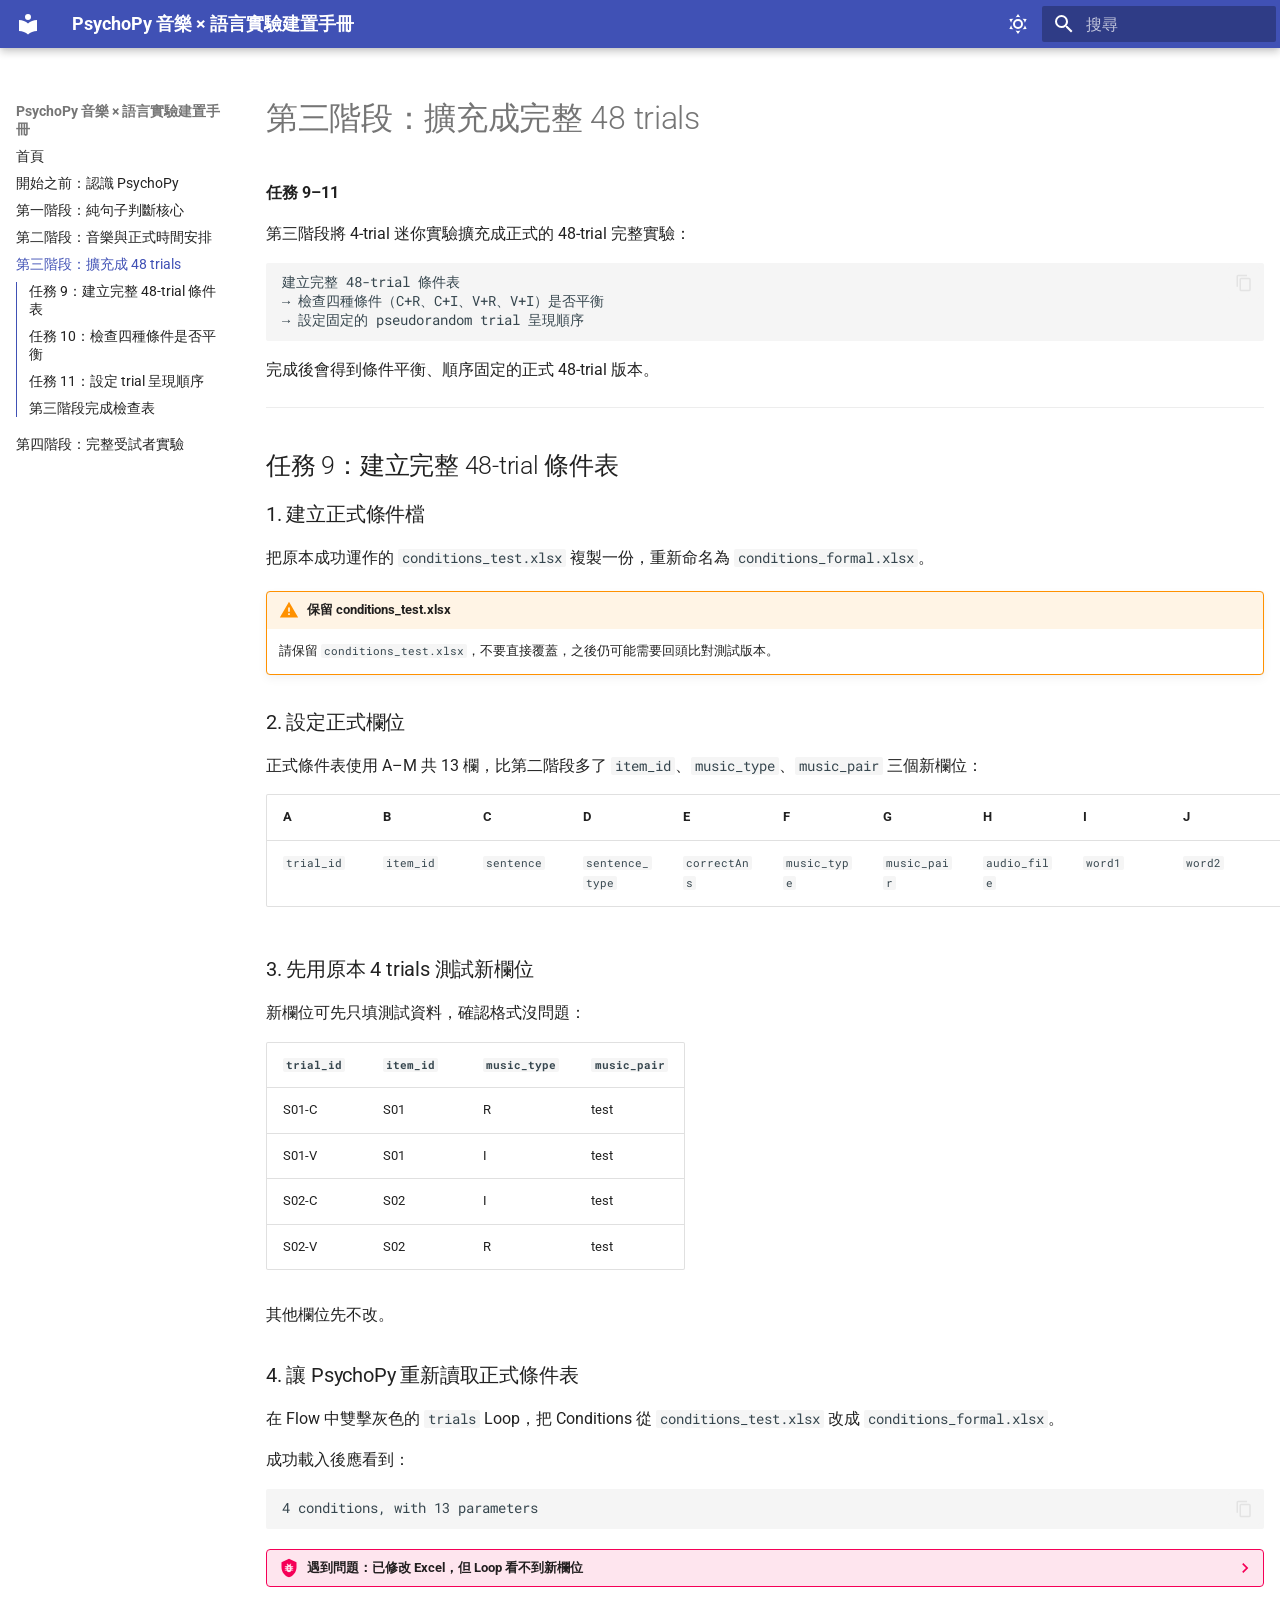
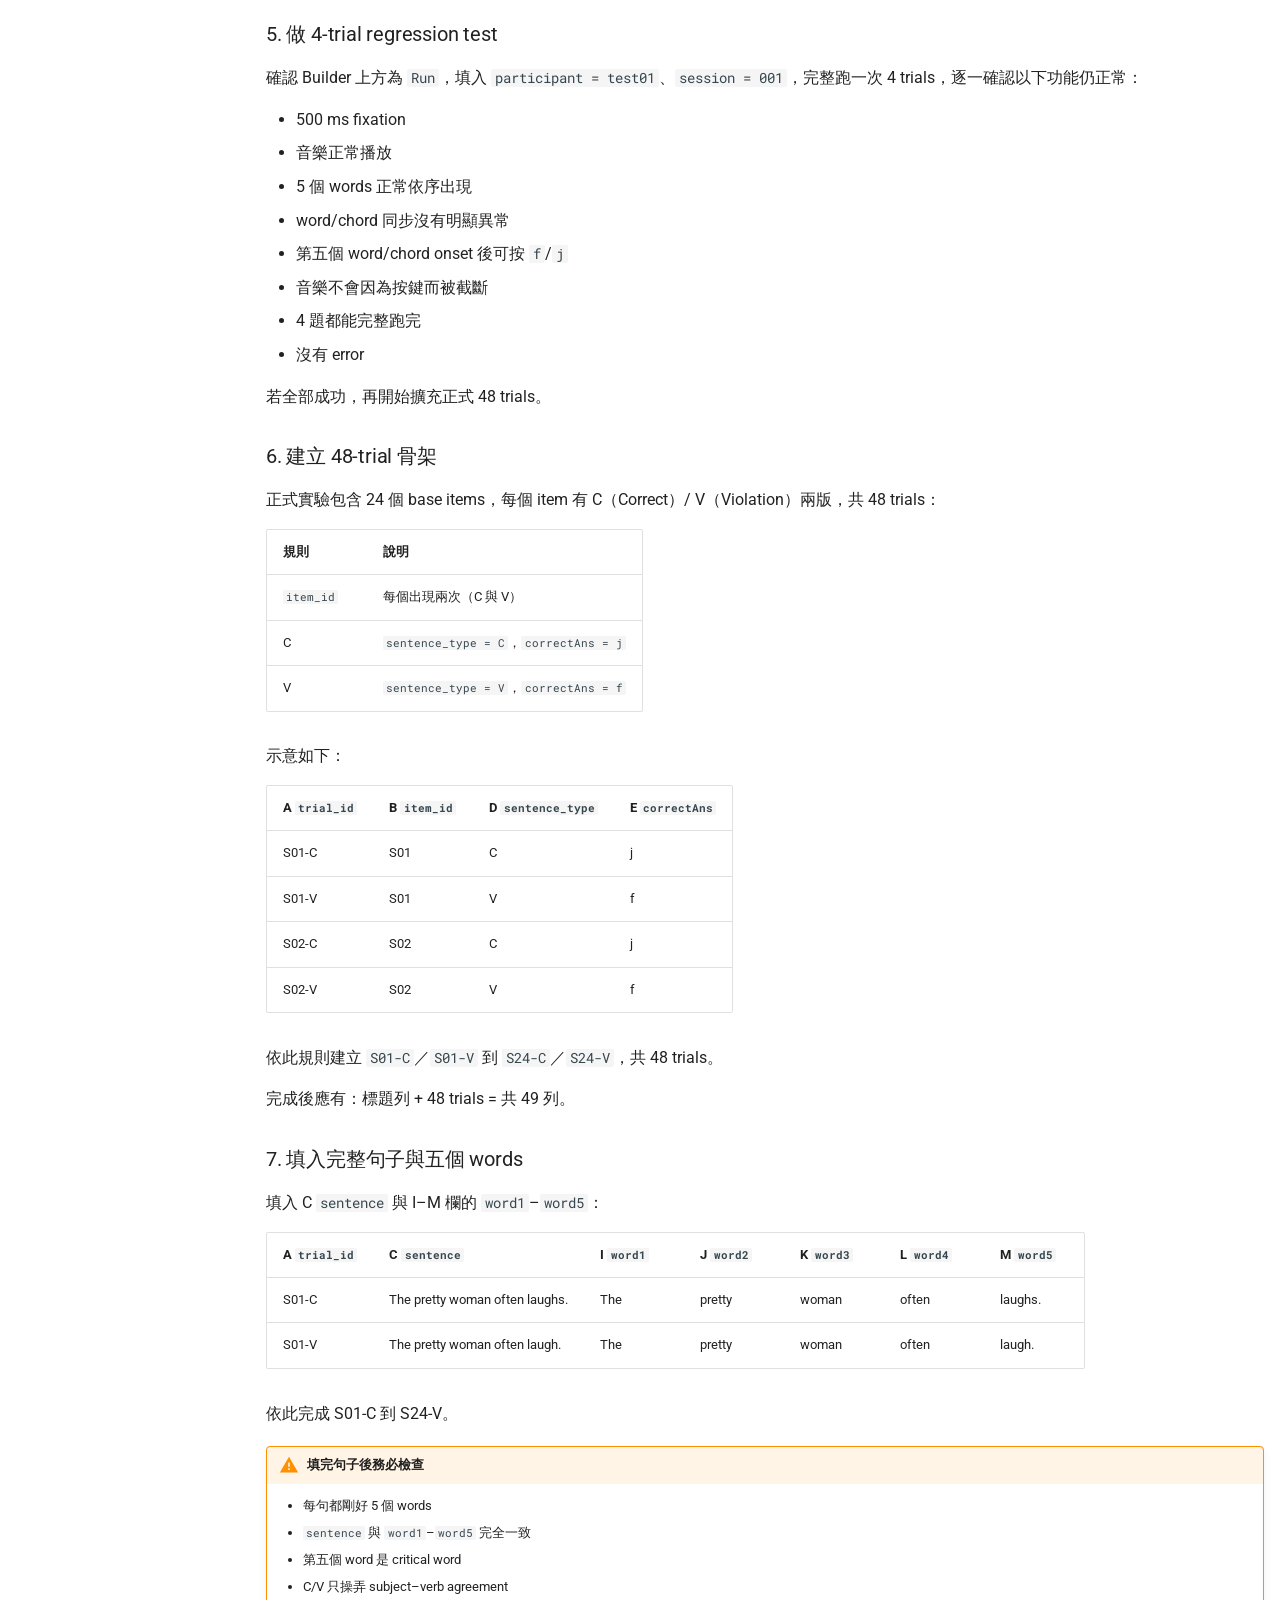
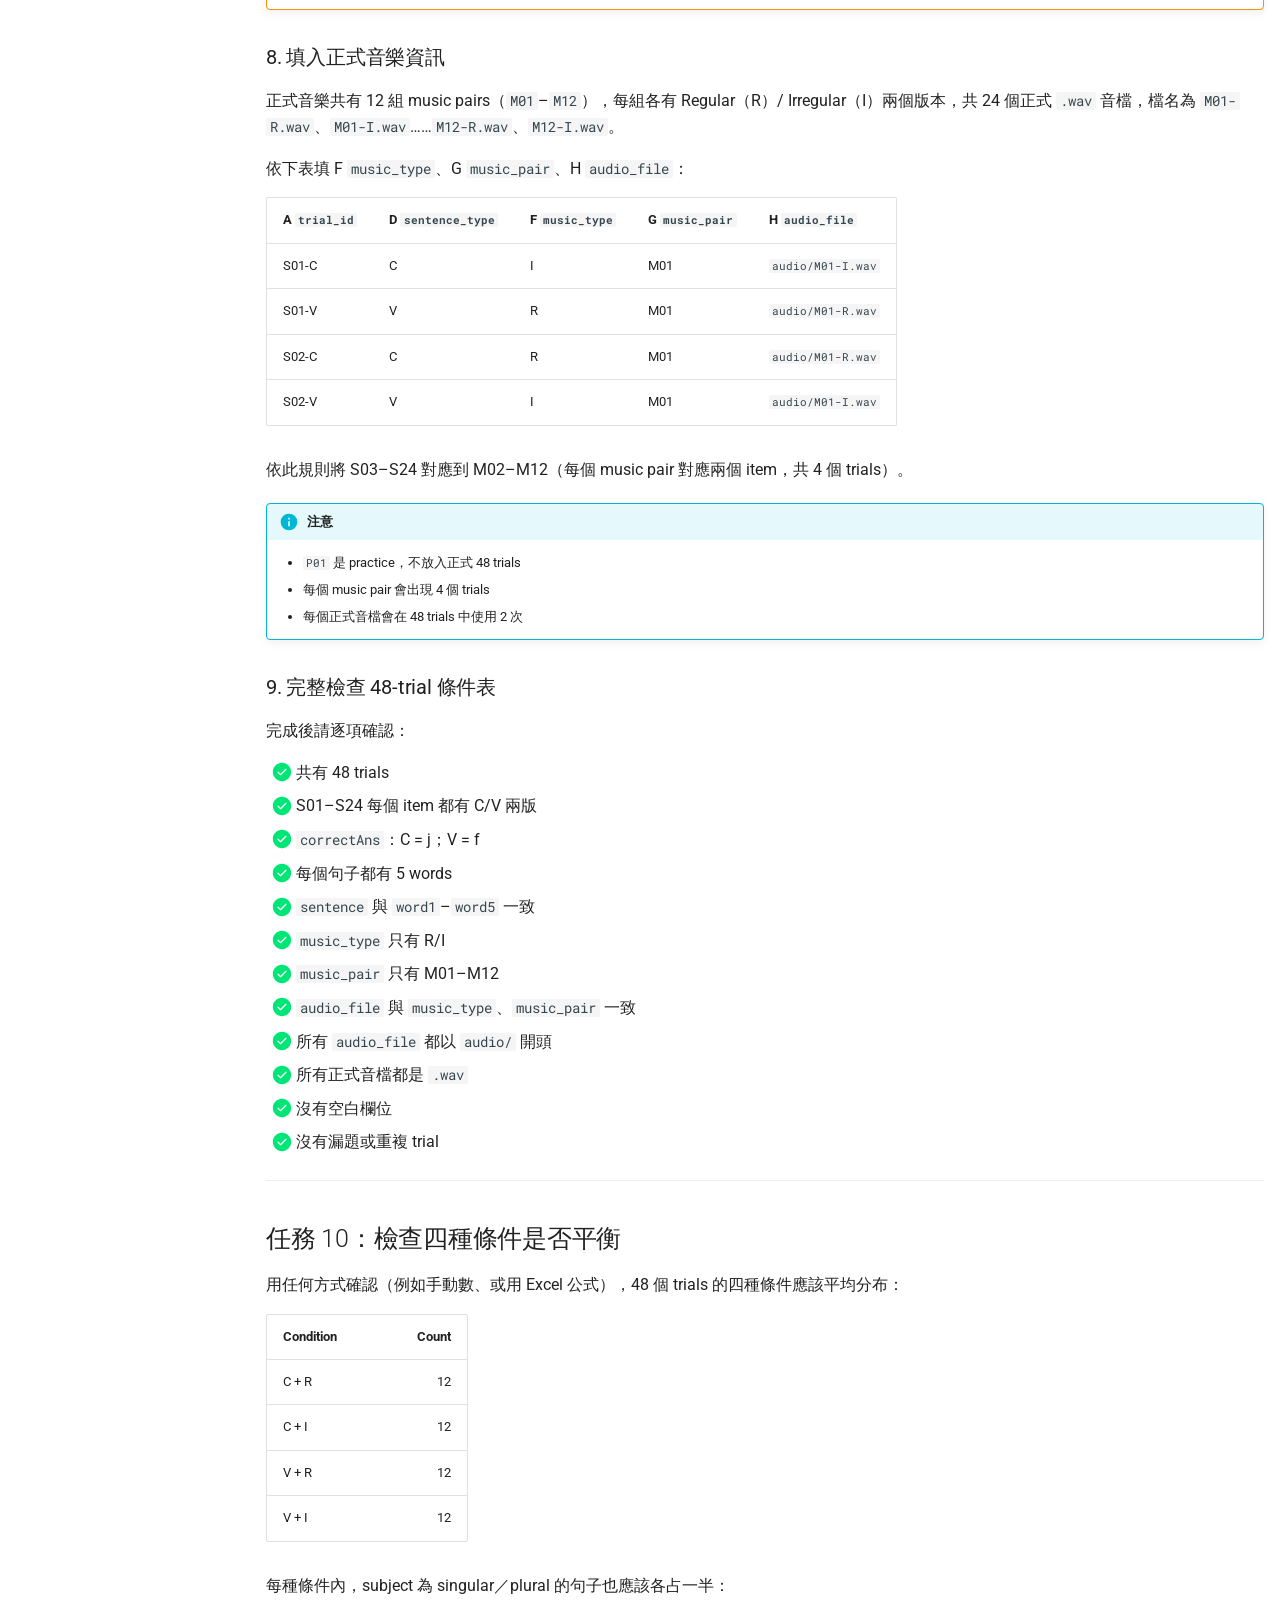
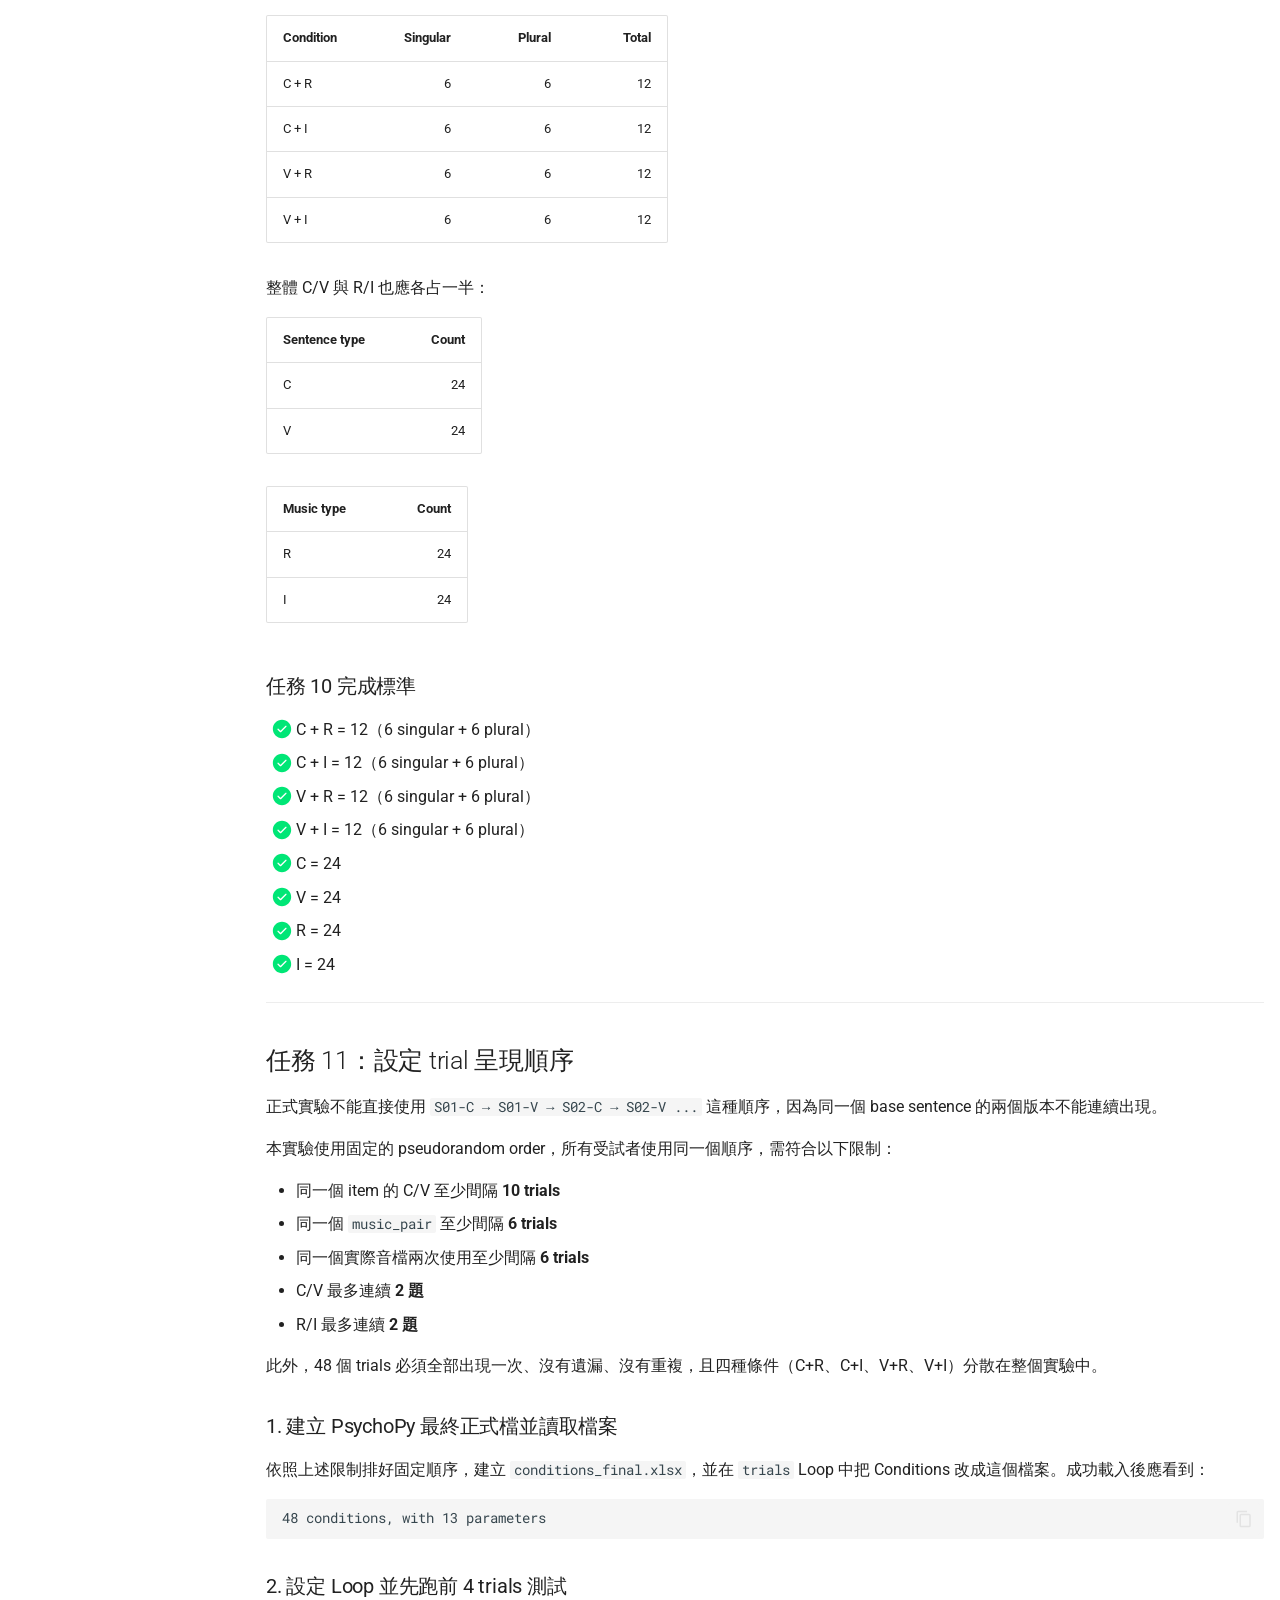
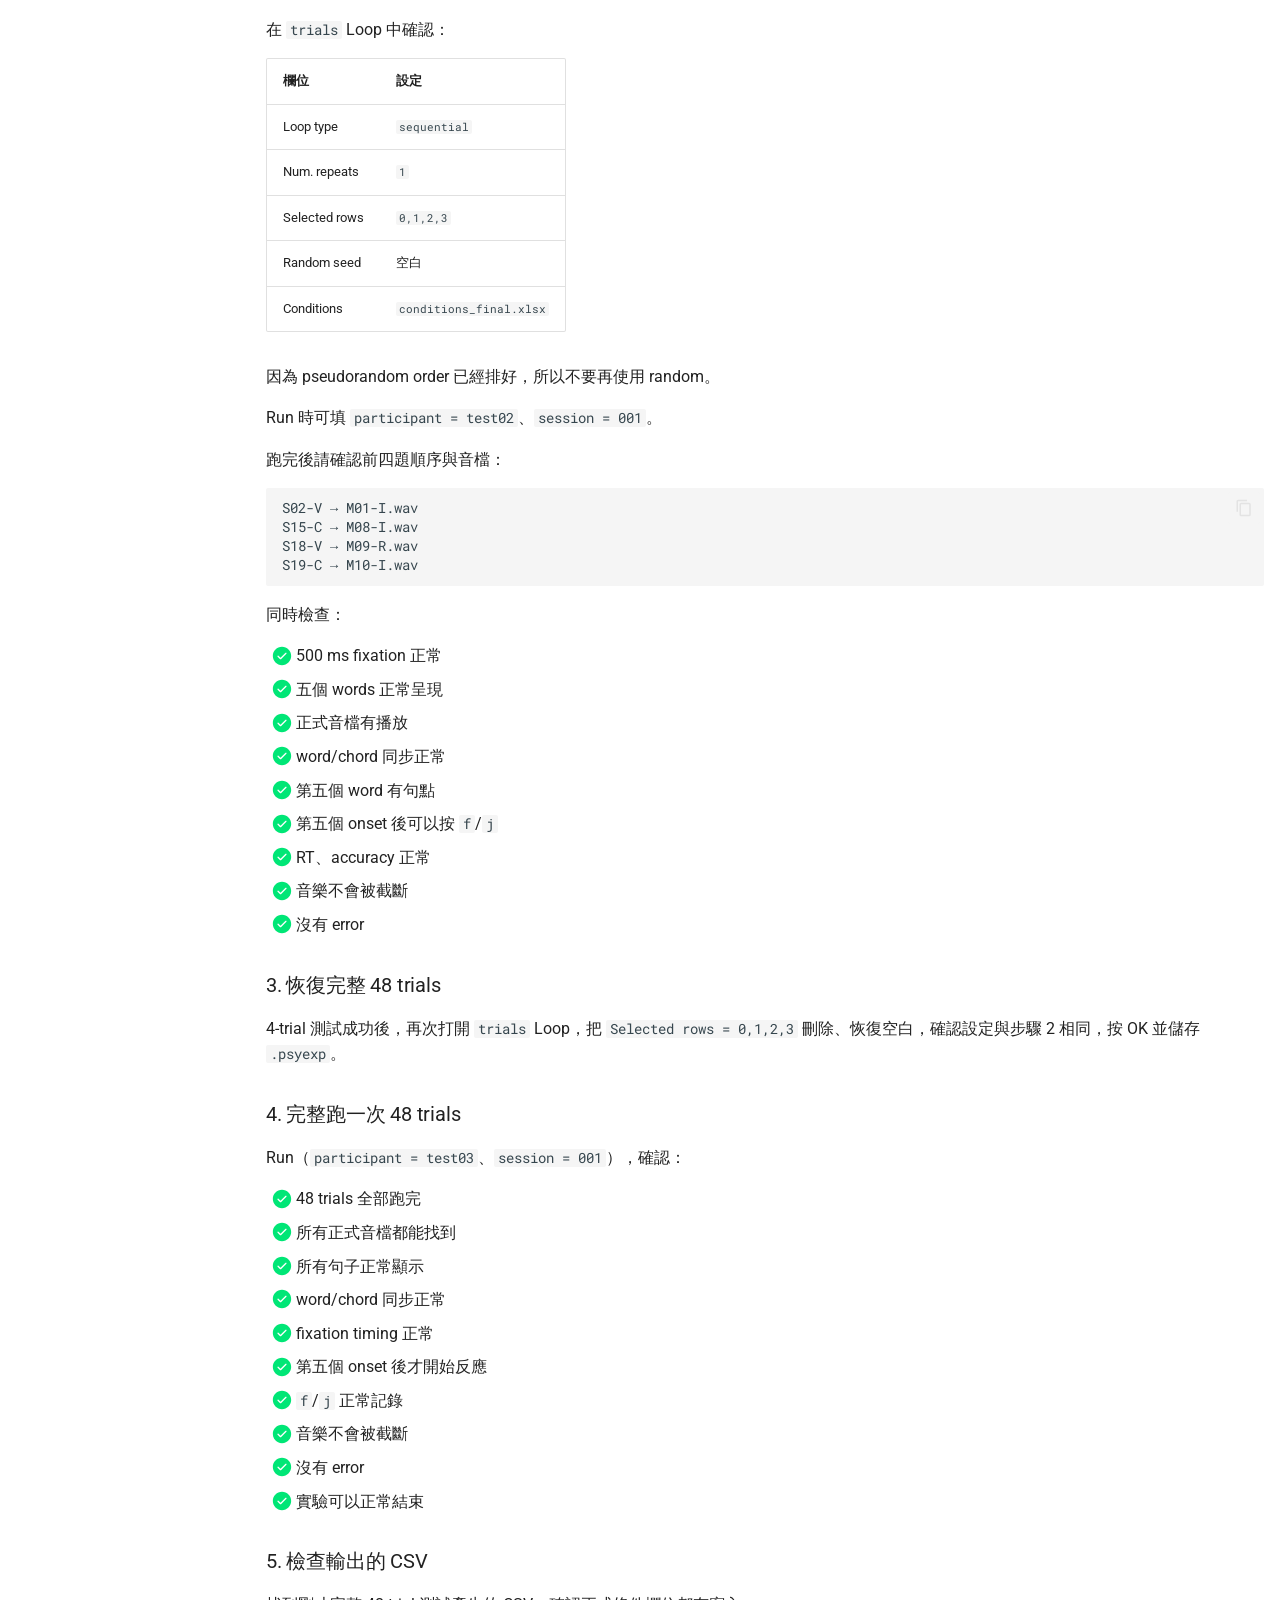
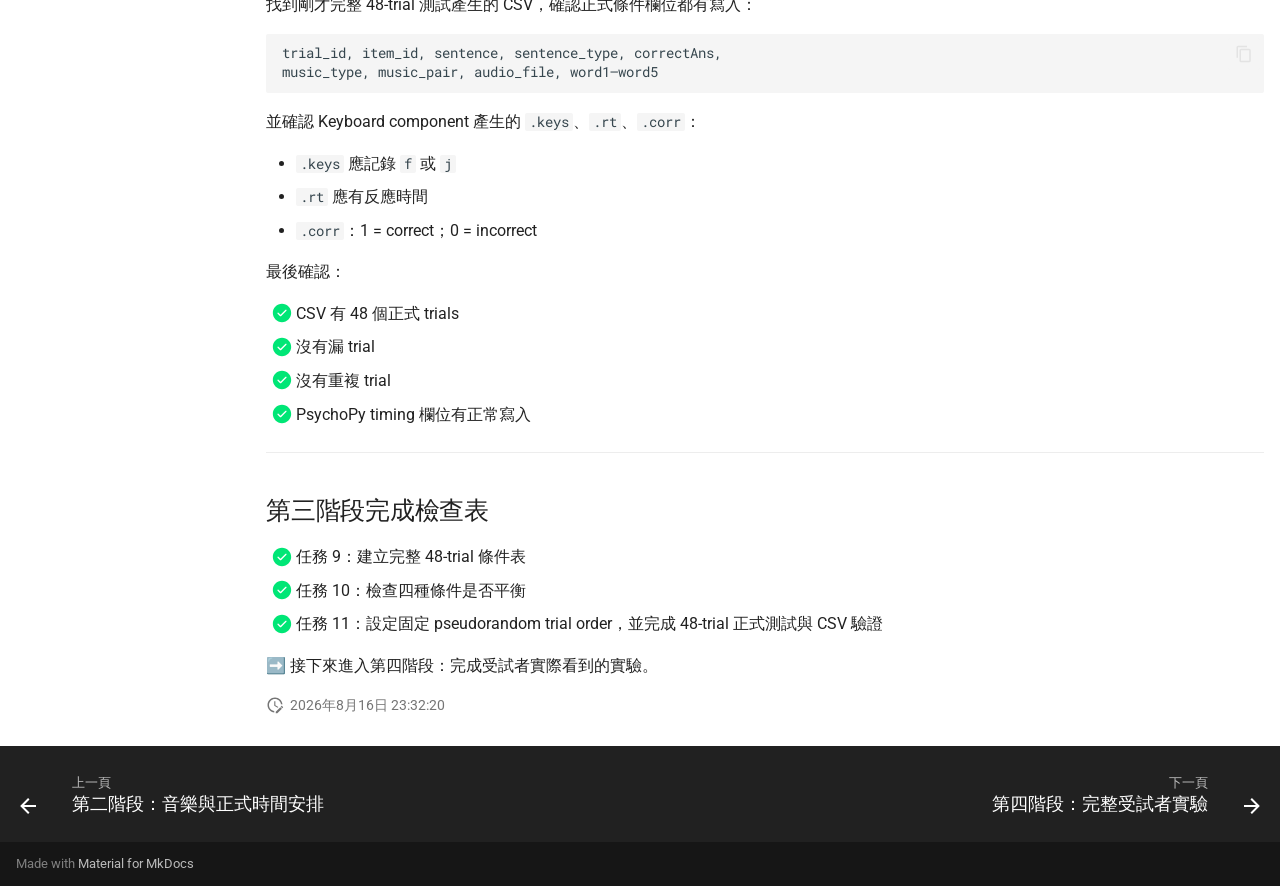
<file: stage3/index.html>
<!doctype html>
<html lang="zh-TW" class="no-js">
  <head>
    
      <meta charset="utf-8">
      <meta name="viewport" content="width=device-width,initial-scale=1">
      
        <meta name="description" content="PsychoPy Builder 建置音樂與語言判斷實驗的完整教學手冊">
      
      
        <meta name="author" content="Jessy">
      
      
        <link rel="canonical" href="https://weilinglindachen.github.io/psychopy-manual/stage3/">
      
      
        <link rel="prev" href="../stage2/">
      
      
        <link rel="next" href="../stage4/">
      
      
        
      
      
      <link rel="icon" href="../assets/images/favicon.png">
      <meta name="generator" content="mkdocs-1.6.1, mkdocs-material-9.7.7">
    
    
      
        <title>第三階段：擴充成 48 trials - PsychoPy 音樂 × 語言實驗建置手冊</title>
      
    
    
      <link rel="stylesheet" href="../assets/stylesheets/main.ec1eaa64.min.css">
      
        
        <link rel="stylesheet" href="../assets/stylesheets/palette.ab4e12ef.min.css">
      
      


    
    
      
    
    
      
        
        
        <link rel="preconnect" href="https://fonts.gstatic.com" crossorigin>
        <link rel="stylesheet" href="https://fonts.googleapis.com/css?family=Roboto:300,300i,400,400i,700,700i%7CRoboto+Mono:400,400i,700,700i&display=fallback">
        <style>:root{--md-text-font:"Roboto";--md-code-font:"Roboto Mono"}</style>
      
    
    
      <link rel="stylesheet" href="../stylesheets/extra.css">
    
    <script>__md_scope=new URL("..",location),__md_hash=e=>[...e].reduce(((e,_)=>(e<<5)-e+_.charCodeAt(0)),0),__md_get=(e,_=localStorage,t=__md_scope)=>JSON.parse(_.getItem(t.pathname+"."+e)),__md_set=(e,_,t=localStorage,a=__md_scope)=>{try{t.setItem(a.pathname+"."+e,JSON.stringify(_))}catch(e){}}</script>
    
      

    
    
  </head>
  
  
    
    
      
    
    
    
    
    <body dir="ltr" data-md-color-scheme="default" data-md-color-primary="indigo" data-md-color-accent="indigo">
  
    
    <input class="md-toggle" data-md-toggle="drawer" type="checkbox" id="__drawer" autocomplete="off">
    <input class="md-toggle" data-md-toggle="search" type="checkbox" id="__search" autocomplete="off">
    <label class="md-overlay" for="__drawer"></label>
    <div data-md-component="skip">
      
        
        <a href="#9-48-trial" class="md-skip">
          跳轉到
        </a>
      
    </div>
    <div data-md-component="announce">
      
    </div>
    
    
      

  

<header class="md-header md-header--shadow" data-md-component="header">
  <nav class="md-header__inner md-grid" aria-label="頁首">
    <a href=".." title="PsychoPy 音樂 × 語言實驗建置手冊" class="md-header__button md-logo" aria-label="PsychoPy 音樂 × 語言實驗建置手冊" data-md-component="logo">
      
  
  <svg xmlns="http://www.w3.org/2000/svg" viewBox="0 0 24 24"><path d="M12 8a3 3 0 0 0 3-3 3 3 0 0 0-3-3 3 3 0 0 0-3 3 3 3 0 0 0 3 3m0 3.54C9.64 9.35 6.5 8 3 8v11c3.5 0 6.64 1.35 9 3.54 2.36-2.19 5.5-3.54 9-3.54V8c-3.5 0-6.64 1.35-9 3.54"/></svg>

    </a>
    <label class="md-header__button md-icon" for="__drawer">
      
      <svg xmlns="http://www.w3.org/2000/svg" viewBox="0 0 24 24"><path d="M3 6h18v2H3zm0 5h18v2H3zm0 5h18v2H3z"/></svg>
    </label>
    <div class="md-header__title" data-md-component="header-title">
      <div class="md-header__ellipsis">
        <div class="md-header__topic">
          <span class="md-ellipsis">
            PsychoPy 音樂 × 語言實驗建置手冊
          </span>
        </div>
        <div class="md-header__topic" data-md-component="header-topic">
          <span class="md-ellipsis">
            
              第三階段：擴充成 48 trials
            
          </span>
        </div>
      </div>
    </div>
    
      
        <form class="md-header__option" data-md-component="palette">
  
    
    
    
    <input class="md-option" data-md-color-media="(prefers-color-scheme: light)" data-md-color-scheme="default" data-md-color-primary="indigo" data-md-color-accent="indigo"  aria-label="切換至深色模式"  type="radio" name="__palette" id="__palette_0">
    
      <label class="md-header__button md-icon" title="切換至深色模式" for="__palette_1" hidden>
        <svg xmlns="http://www.w3.org/2000/svg" viewBox="0 0 24 24"><path d="M12 7a5 5 0 0 1 5 5 5 5 0 0 1-5 5 5 5 0 0 1-5-5 5 5 0 0 1 5-5m0 2a3 3 0 0 0-3 3 3 3 0 0 0 3 3 3 3 0 0 0 3-3 3 3 0 0 0-3-3m0-7 2.39 3.42C13.65 5.15 12.84 5 12 5s-1.65.15-2.39.42zM3.34 7l4.16-.35A7.2 7.2 0 0 0 5.94 8.5c-.44.74-.69 1.5-.83 2.29zm.02 10 1.76-3.77a7.131 7.131 0 0 0 2.38 4.14zM20.65 7l-1.77 3.79a7.02 7.02 0 0 0-2.38-4.15zm-.01 10-4.14.36c.59-.51 1.12-1.14 1.54-1.86.42-.73.69-1.5.83-2.29zM12 22l-2.41-3.44c.74.27 1.55.44 2.41.44.82 0 1.63-.17 2.37-.44z"/></svg>
      </label>
    
  
    
    
    
    <input class="md-option" data-md-color-media="(prefers-color-scheme: dark)" data-md-color-scheme="slate" data-md-color-primary="indigo" data-md-color-accent="indigo"  aria-label="切換至淺色模式"  type="radio" name="__palette" id="__palette_1">
    
      <label class="md-header__button md-icon" title="切換至淺色模式" for="__palette_0" hidden>
        <svg xmlns="http://www.w3.org/2000/svg" viewBox="0 0 24 24"><path d="m17.75 4.09-2.53 1.94.91 3.06-2.63-1.81-2.63 1.81.91-3.06-2.53-1.94L12.44 4l1.06-3 1.06 3zm3.5 6.91-1.64 1.25.59 1.98-1.7-1.17-1.7 1.17.59-1.98L15.75 11l2.06-.05L18.5 9l.69 1.95zm-2.28 4.95c.83-.08 1.72 1.1 1.19 1.85-.32.45-.66.87-1.08 1.27C15.17 23 8.84 23 4.94 19.07c-3.91-3.9-3.91-10.24 0-14.14.4-.4.82-.76 1.27-1.08.75-.53 1.93.36 1.85 1.19-.27 2.86.69 5.83 2.89 8.02a9.96 9.96 0 0 0 8.02 2.89m-1.64 2.02a12.08 12.08 0 0 1-7.8-3.47c-2.17-2.19-3.33-5-3.49-7.82-2.81 3.14-2.7 7.96.31 10.98 3.02 3.01 7.84 3.12 10.98.31"/></svg>
      </label>
    
  
</form>
      
    
    
      <script>var palette=__md_get("__palette");if(palette&&palette.color){if("(prefers-color-scheme)"===palette.color.media){var media=matchMedia("(prefers-color-scheme: light)"),input=document.querySelector(media.matches?"[data-md-color-media='(prefers-color-scheme: light)']":"[data-md-color-media='(prefers-color-scheme: dark)']");palette.color.media=input.getAttribute("data-md-color-media"),palette.color.scheme=input.getAttribute("data-md-color-scheme"),palette.color.primary=input.getAttribute("data-md-color-primary"),palette.color.accent=input.getAttribute("data-md-color-accent")}for(var[key,value]of Object.entries(palette.color))document.body.setAttribute("data-md-color-"+key,value)}</script>
    
    
    
      
      
        <label class="md-header__button md-icon" for="__search">
          
          <svg xmlns="http://www.w3.org/2000/svg" viewBox="0 0 24 24"><path d="M9.5 3A6.5 6.5 0 0 1 16 9.5c0 1.61-.59 3.09-1.56 4.23l.27.27h.79l5 5-1.5 1.5-5-5v-.79l-.27-.27A6.52 6.52 0 0 1 9.5 16 6.5 6.5 0 0 1 3 9.5 6.5 6.5 0 0 1 9.5 3m0 2C7 5 5 7 5 9.5S7 14 9.5 14 14 12 14 9.5 12 5 9.5 5"/></svg>
        </label>
        <div class="md-search" data-md-component="search" role="dialog">
  <label class="md-search__overlay" for="__search"></label>
  <div class="md-search__inner" role="search">
    <form class="md-search__form" name="search">
      <input type="text" class="md-search__input" name="query" aria-label="搜尋" placeholder="搜尋" autocapitalize="off" autocorrect="off" autocomplete="off" spellcheck="false" data-md-component="search-query" required>
      <label class="md-search__icon md-icon" for="__search">
        
        <svg xmlns="http://www.w3.org/2000/svg" viewBox="0 0 24 24"><path d="M9.5 3A6.5 6.5 0 0 1 16 9.5c0 1.61-.59 3.09-1.56 4.23l.27.27h.79l5 5-1.5 1.5-5-5v-.79l-.27-.27A6.52 6.52 0 0 1 9.5 16 6.5 6.5 0 0 1 3 9.5 6.5 6.5 0 0 1 9.5 3m0 2C7 5 5 7 5 9.5S7 14 9.5 14 14 12 14 9.5 12 5 9.5 5"/></svg>
        
        <svg xmlns="http://www.w3.org/2000/svg" viewBox="0 0 24 24"><path d="M20 11v2H8l5.5 5.5-1.42 1.42L4.16 12l7.92-7.92L13.5 5.5 8 11z"/></svg>
      </label>
      <nav class="md-search__options" aria-label="搜尋">
        
        <button type="reset" class="md-search__icon md-icon" title="清除" aria-label="清除" tabindex="-1">
          
          <svg xmlns="http://www.w3.org/2000/svg" viewBox="0 0 24 24"><path d="M19 6.41 17.59 5 12 10.59 6.41 5 5 6.41 10.59 12 5 17.59 6.41 19 12 13.41 17.59 19 19 17.59 13.41 12z"/></svg>
        </button>
      </nav>
      
        <div class="md-search__suggest" data-md-component="search-suggest"></div>
      
    </form>
    <div class="md-search__output">
      <div class="md-search__scrollwrap" tabindex="0" data-md-scrollfix>
        <div class="md-search-result" data-md-component="search-result">
          <div class="md-search-result__meta">
            正在初始化搜尋引擎
          </div>
          <ol class="md-search-result__list" role="presentation"></ol>
        </div>
      </div>
    </div>
  </div>
</div>
      
    
    
  </nav>
  
</header>
    
    <div class="md-container" data-md-component="container">
      
      
        
          
        
      
      <main class="md-main" data-md-component="main">
        <div class="md-main__inner md-grid">
          
            
              
              <div class="md-sidebar md-sidebar--primary" data-md-component="sidebar" data-md-type="navigation" >
                <div class="md-sidebar__scrollwrap">
                  <div class="md-sidebar__inner">
                    



  

<nav class="md-nav md-nav--primary md-nav--integrated" aria-label="導覽列" data-md-level="0">
  <label class="md-nav__title" for="__drawer">
    <a href=".." title="PsychoPy 音樂 × 語言實驗建置手冊" class="md-nav__button md-logo" aria-label="PsychoPy 音樂 × 語言實驗建置手冊" data-md-component="logo">
      
  
  <svg xmlns="http://www.w3.org/2000/svg" viewBox="0 0 24 24"><path d="M12 8a3 3 0 0 0 3-3 3 3 0 0 0-3-3 3 3 0 0 0-3 3 3 3 0 0 0 3 3m0 3.54C9.64 9.35 6.5 8 3 8v11c3.5 0 6.64 1.35 9 3.54 2.36-2.19 5.5-3.54 9-3.54V8c-3.5 0-6.64 1.35-9 3.54"/></svg>

    </a>
    PsychoPy 音樂 × 語言實驗建置手冊
  </label>
  
  <ul class="md-nav__list" data-md-scrollfix>
    
      
      
  
  
  
  
    <li class="md-nav__item">
      <a href=".." class="md-nav__link">
        
  
  
  <span class="md-ellipsis">
    
  
    首頁
  

    
  </span>
  
  

      </a>
    </li>
  

    
      
      
  
  
  
  
    <li class="md-nav__item">
      <a href="../intro/" class="md-nav__link">
        
  
  
  <span class="md-ellipsis">
    
  
    開始之前：認識 PsychoPy
  

    
  </span>
  
  

      </a>
    </li>
  

    
      
      
  
  
  
  
    <li class="md-nav__item">
      <a href="../stage1/" class="md-nav__link">
        
  
  
  <span class="md-ellipsis">
    
  
    第一階段：純句子判斷核心
  

    
  </span>
  
  

      </a>
    </li>
  

    
      
      
  
  
  
  
    <li class="md-nav__item">
      <a href="../stage2/" class="md-nav__link">
        
  
  
  <span class="md-ellipsis">
    
  
    第二階段：音樂與正式時間安排
  

    
  </span>
  
  

      </a>
    </li>
  

    
      
      
  
  
    
  
  
  
    <li class="md-nav__item md-nav__item--active">
      
      <input class="md-nav__toggle md-toggle" type="checkbox" id="__toc">
      
      
      
        <label class="md-nav__link md-nav__link--active" for="__toc">
          
  
  
  <span class="md-ellipsis">
    
  
    第三階段：擴充成 48 trials
  

    
  </span>
  
  

          <span class="md-nav__icon md-icon"></span>
        </label>
      
      <a href="./" class="md-nav__link md-nav__link--active">
        
  
  
  <span class="md-ellipsis">
    
  
    第三階段：擴充成 48 trials
  

    
  </span>
  
  

      </a>
      
        

  

<nav class="md-nav md-nav--secondary" aria-label="本頁內容">
  
  
  
  
    <label class="md-nav__title" for="__toc">
      <span class="md-nav__icon md-icon"></span>
      本頁內容
    </label>
    <ul class="md-nav__list" data-md-component="toc" data-md-scrollfix>
      
        <li class="md-nav__item">
  <a href="#9-48-trial" class="md-nav__link">
    <span class="md-ellipsis">
      
        任務 9：建立完整 48-trial 條件表
      
    </span>
  </a>
  
</li>
      
        <li class="md-nav__item">
  <a href="#10" class="md-nav__link">
    <span class="md-ellipsis">
      
        任務 10：檢查四種條件是否平衡
      
    </span>
  </a>
  
</li>
      
        <li class="md-nav__item">
  <a href="#11-trial" class="md-nav__link">
    <span class="md-ellipsis">
      
        任務 11：設定 trial 呈現順序
      
    </span>
  </a>
  
</li>
      
        <li class="md-nav__item">
  <a href="#_1" class="md-nav__link">
    <span class="md-ellipsis">
      
        第三階段完成檢查表
      
    </span>
  </a>
  
</li>
      
    </ul>
  
</nav>
      
    </li>
  

    
      
      
  
  
  
  
    <li class="md-nav__item">
      <a href="../stage4/" class="md-nav__link">
        
  
  
  <span class="md-ellipsis">
    
  
    第四階段：完整受試者實驗
  

    
  </span>
  
  

      </a>
    </li>
  

    
  </ul>
</nav>
                  </div>
                </div>
              </div>
            
            
          
          
            <div class="md-content" data-md-component="content">
              
              <article class="md-content__inner md-typeset">
                
                  



<h1 id="48-trials">第三階段：擴充成完整 48 trials<a class="headerlink" href="#48-trials" title="Permanent link">&para;</a></h1>
<p><strong>任務 9–11</strong></p>
<p>第三階段將 4-trial 迷你實驗擴充成正式的 48-trial 完整實驗：</p>
<div class="highlight"><pre><span></span><code>建立完整 48-trial 條件表
→ 檢查四種條件（C+R、C+I、V+R、V+I）是否平衡
→ 設定固定的 pseudorandom trial 呈現順序
</code></pre></div>
<p>完成後會得到條件平衡、順序固定的正式 48-trial 版本。</p>
<hr />
<h2 id="9-48-trial">任務 9：建立完整 48-trial 條件表<a class="headerlink" href="#9-48-trial" title="Permanent link">&para;</a></h2>
<h3 id="1">1. 建立正式條件檔<a class="headerlink" href="#1" title="Permanent link">&para;</a></h3>
<p>把原本成功運作的 <code>conditions_test.xlsx</code> 複製一份，重新命名為 <code>conditions_formal.xlsx</code>。</p>
<div class="admonition warning">
<p class="admonition-title">保留 conditions_test.xlsx</p>
<p>請保留 <code>conditions_test.xlsx</code>，不要直接覆蓋，之後仍可能需要回頭比對測試版本。</p>
</div>
<h3 id="2">2. 設定正式欄位<a class="headerlink" href="#2" title="Permanent link">&para;</a></h3>
<p>正式條件表使用 A–M 共 13 欄，比第二階段多了 <code>item_id</code>、<code>music_type</code>、<code>music_pair</code> 三個新欄位：</p>
<table>
<thead>
<tr>
<th>A</th>
<th>B</th>
<th>C</th>
<th>D</th>
<th>E</th>
<th>F</th>
<th>G</th>
<th>H</th>
<th>I</th>
<th>J</th>
<th>K</th>
<th>L</th>
<th>M</th>
</tr>
</thead>
<tbody>
<tr>
<td><code>trial_id</code></td>
<td><code>item_id</code></td>
<td><code>sentence</code></td>
<td><code>sentence_type</code></td>
<td><code>correctAns</code></td>
<td><code>music_type</code></td>
<td><code>music_pair</code></td>
<td><code>audio_file</code></td>
<td><code>word1</code></td>
<td><code>word2</code></td>
<td><code>word3</code></td>
<td><code>word4</code></td>
<td><code>word5</code></td>
</tr>
</tbody>
</table>
<h3 id="3-4-trials">3. 先用原本 4 trials 測試新欄位<a class="headerlink" href="#3-4-trials" title="Permanent link">&para;</a></h3>
<p>新欄位可先只填測試資料，確認格式沒問題：</p>
<table>
<thead>
<tr>
<th><code>trial_id</code></th>
<th><code>item_id</code></th>
<th><code>music_type</code></th>
<th><code>music_pair</code></th>
</tr>
</thead>
<tbody>
<tr>
<td>S01-C</td>
<td>S01</td>
<td>R</td>
<td>test</td>
</tr>
<tr>
<td>S01-V</td>
<td>S01</td>
<td>I</td>
<td>test</td>
</tr>
<tr>
<td>S02-C</td>
<td>S02</td>
<td>I</td>
<td>test</td>
</tr>
<tr>
<td>S02-V</td>
<td>S02</td>
<td>R</td>
<td>test</td>
</tr>
</tbody>
</table>
<p>其他欄位先不改。</p>
<h3 id="4-psychopy">4. 讓 PsychoPy 重新讀取正式條件表<a class="headerlink" href="#4-psychopy" title="Permanent link">&para;</a></h3>
<p>在 Flow 中雙擊灰色的 <code>trials</code> Loop，把 Conditions 從 <code>conditions_test.xlsx</code> 改成 <code>conditions_formal.xlsx</code>。</p>
<p>成功載入後應看到：</p>
<div class="highlight"><pre><span></span><code>4 conditions, with 13 parameters
</code></pre></div>
<details class="bug">
<summary>遇到問題：已修改 Excel，但 Loop 看不到新欄位</summary>
<p>PsychoPy 可能仍使用先前讀入的欄位資訊。可以先點 Conditions 欄位右側的<strong>綠色箭頭</strong>重新讀取一次；沒有用的話，再重新選取一次 conditions file。</p>
</details>
<h3 id="5-4-trial-regression-test">5. 做 4-trial regression test<a class="headerlink" href="#5-4-trial-regression-test" title="Permanent link">&para;</a></h3>
<p>確認 Builder 上方為 <code>Run</code>，填入 <code>participant = test01</code>、<code>session = 001</code>，完整跑一次 4 trials，逐一確認以下功能仍正常：</p>
<ul>
<li>500 ms fixation</li>
<li>音樂正常播放</li>
<li>5 個 words 正常依序出現</li>
<li>word/chord 同步沒有明顯異常</li>
<li>第五個 word/chord onset 後可按 <code>f</code>/<code>j</code></li>
<li>音樂不會因為按鍵而被截斷</li>
<li>4 題都能完整跑完</li>
<li>沒有 error</li>
</ul>
<p>若全部成功，再開始擴充正式 48 trials。</p>
<h3 id="6-48-trial">6. 建立 48-trial 骨架<a class="headerlink" href="#6-48-trial" title="Permanent link">&para;</a></h3>
<p>正式實驗包含 24 個 base items，每個 item 有 C（Correct）/ V（Violation）兩版，共 48 trials：</p>
<table>
<thead>
<tr>
<th>規則</th>
<th>說明</th>
</tr>
</thead>
<tbody>
<tr>
<td><code>item_id</code></td>
<td>每個出現兩次（C 與 V）</td>
</tr>
<tr>
<td>C</td>
<td><code>sentence_type = C</code>，<code>correctAns = j</code></td>
</tr>
<tr>
<td>V</td>
<td><code>sentence_type = V</code>，<code>correctAns = f</code></td>
</tr>
</tbody>
</table>
<p>示意如下：</p>
<table>
<thead>
<tr>
<th>A <code>trial_id</code></th>
<th>B <code>item_id</code></th>
<th>D <code>sentence_type</code></th>
<th>E <code>correctAns</code></th>
</tr>
</thead>
<tbody>
<tr>
<td>S01-C</td>
<td>S01</td>
<td>C</td>
<td>j</td>
</tr>
<tr>
<td>S01-V</td>
<td>S01</td>
<td>V</td>
<td>f</td>
</tr>
<tr>
<td>S02-C</td>
<td>S02</td>
<td>C</td>
<td>j</td>
</tr>
<tr>
<td>S02-V</td>
<td>S02</td>
<td>V</td>
<td>f</td>
</tr>
</tbody>
</table>
<p>依此規則建立 <code>S01-C</code>／<code>S01-V</code> 到 <code>S24-C</code>／<code>S24-V</code>，共 48 trials。</p>
<p>完成後應有：標題列 + 48 trials = 共 49 列。</p>
<h3 id="7-words">7. 填入完整句子與五個 words<a class="headerlink" href="#7-words" title="Permanent link">&para;</a></h3>
<p>填入 C <code>sentence</code> 與 I–M 欄的 <code>word1</code>–<code>word5</code>：</p>
<table>
<thead>
<tr>
<th>A <code>trial_id</code></th>
<th>C <code>sentence</code></th>
<th>I <code>word1</code></th>
<th>J <code>word2</code></th>
<th>K <code>word3</code></th>
<th>L <code>word4</code></th>
<th>M <code>word5</code></th>
</tr>
</thead>
<tbody>
<tr>
<td>S01-C</td>
<td>The pretty woman often laughs.</td>
<td>The</td>
<td>pretty</td>
<td>woman</td>
<td>often</td>
<td>laughs.</td>
</tr>
<tr>
<td>S01-V</td>
<td>The pretty woman often laugh.</td>
<td>The</td>
<td>pretty</td>
<td>woman</td>
<td>often</td>
<td>laugh.</td>
</tr>
</tbody>
</table>
<p>依此完成 S01-C 到 S24-V。</p>
<div class="admonition warning">
<p class="admonition-title">填完句子後務必檢查</p>
<ul>
<li>每句都剛好 5 個 words</li>
<li><code>sentence</code> 與 <code>word1</code>–<code>word5</code> 完全一致</li>
<li>第五個 word 是 critical word</li>
<li>C/V 只操弄 subject–verb agreement</li>
</ul>
</div>
<h3 id="8">8. 填入正式音樂資訊<a class="headerlink" href="#8" title="Permanent link">&para;</a></h3>
<p>正式音樂共有 12 組 music pairs（<code>M01</code>–<code>M12</code>），每組各有 Regular（R）/ Irregular（I）兩個版本，共 24 個正式 <code>.wav</code> 音檔，檔名為 <code>M01-R.wav</code>、<code>M01-I.wav</code>……<code>M12-R.wav</code>、<code>M12-I.wav</code>。</p>
<p>依下表填 F <code>music_type</code>、G <code>music_pair</code>、H <code>audio_file</code>：</p>
<table>
<thead>
<tr>
<th>A <code>trial_id</code></th>
<th>D <code>sentence_type</code></th>
<th>F <code>music_type</code></th>
<th>G <code>music_pair</code></th>
<th>H <code>audio_file</code></th>
</tr>
</thead>
<tbody>
<tr>
<td>S01-C</td>
<td>C</td>
<td>I</td>
<td>M01</td>
<td><code>audio/M01-I.wav</code></td>
</tr>
<tr>
<td>S01-V</td>
<td>V</td>
<td>R</td>
<td>M01</td>
<td><code>audio/M01-R.wav</code></td>
</tr>
<tr>
<td>S02-C</td>
<td>C</td>
<td>R</td>
<td>M01</td>
<td><code>audio/M01-R.wav</code></td>
</tr>
<tr>
<td>S02-V</td>
<td>V</td>
<td>I</td>
<td>M01</td>
<td><code>audio/M01-I.wav</code></td>
</tr>
</tbody>
</table>
<p>依此規則將 S03–S24 對應到 M02–M12（每個 music pair 對應兩個 item，共 4 個 trials）。</p>
<div class="admonition info">
<p class="admonition-title">注意</p>
<ul>
<li><code>P01</code> 是 practice，不放入正式 48 trials</li>
<li>每個 music pair 會出現 4 個 trials</li>
<li>每個正式音檔會在 48 trials 中使用 2 次</li>
</ul>
</div>
<h3 id="9-48-trial_1">9. 完整檢查 48-trial 條件表<a class="headerlink" href="#9-48-trial_1" title="Permanent link">&para;</a></h3>
<p>完成後請逐項確認：</p>
<ul class="task-list">
<li class="task-list-item"><label class="task-list-control"><input type="checkbox" disabled checked/><span class="task-list-indicator"></span></label> 共有 48 trials</li>
<li class="task-list-item"><label class="task-list-control"><input type="checkbox" disabled checked/><span class="task-list-indicator"></span></label> S01–S24 每個 item 都有 C/V 兩版</li>
<li class="task-list-item"><label class="task-list-control"><input type="checkbox" disabled checked/><span class="task-list-indicator"></span></label> <code>correctAns</code>：C = j；V = f</li>
<li class="task-list-item"><label class="task-list-control"><input type="checkbox" disabled checked/><span class="task-list-indicator"></span></label> 每個句子都有 5 words</li>
<li class="task-list-item"><label class="task-list-control"><input type="checkbox" disabled checked/><span class="task-list-indicator"></span></label> <code>sentence</code> 與 <code>word1</code>–<code>word5</code> 一致</li>
<li class="task-list-item"><label class="task-list-control"><input type="checkbox" disabled checked/><span class="task-list-indicator"></span></label> <code>music_type</code> 只有 R/I</li>
<li class="task-list-item"><label class="task-list-control"><input type="checkbox" disabled checked/><span class="task-list-indicator"></span></label> <code>music_pair</code> 只有 M01–M12</li>
<li class="task-list-item"><label class="task-list-control"><input type="checkbox" disabled checked/><span class="task-list-indicator"></span></label> <code>audio_file</code> 與 <code>music_type</code>、<code>music_pair</code> 一致</li>
<li class="task-list-item"><label class="task-list-control"><input type="checkbox" disabled checked/><span class="task-list-indicator"></span></label> 所有 <code>audio_file</code> 都以 <code>audio/</code> 開頭</li>
<li class="task-list-item"><label class="task-list-control"><input type="checkbox" disabled checked/><span class="task-list-indicator"></span></label> 所有正式音檔都是 <code>.wav</code></li>
<li class="task-list-item"><label class="task-list-control"><input type="checkbox" disabled checked/><span class="task-list-indicator"></span></label> 沒有空白欄位</li>
<li class="task-list-item"><label class="task-list-control"><input type="checkbox" disabled checked/><span class="task-list-indicator"></span></label> 沒有漏題或重複 trial</li>
</ul>
<hr />
<h2 id="10">任務 10：檢查四種條件是否平衡<a class="headerlink" href="#10" title="Permanent link">&para;</a></h2>
<p>用任何方式確認（例如手動數、或用 Excel 公式），48 個 trials 的四種條件應該平均分布：</p>
<table>
<thead>
<tr>
<th>Condition</th>
<th style="text-align: right;">Count</th>
</tr>
</thead>
<tbody>
<tr>
<td>C + R</td>
<td style="text-align: right;">12</td>
</tr>
<tr>
<td>C + I</td>
<td style="text-align: right;">12</td>
</tr>
<tr>
<td>V + R</td>
<td style="text-align: right;">12</td>
</tr>
<tr>
<td>V + I</td>
<td style="text-align: right;">12</td>
</tr>
</tbody>
</table>
<p>每種條件內，subject 為 singular／plural 的句子也應該各占一半：</p>
<table>
<thead>
<tr>
<th>Condition</th>
<th style="text-align: right;">Singular</th>
<th style="text-align: right;">Plural</th>
<th style="text-align: right;">Total</th>
</tr>
</thead>
<tbody>
<tr>
<td>C + R</td>
<td style="text-align: right;">6</td>
<td style="text-align: right;">6</td>
<td style="text-align: right;">12</td>
</tr>
<tr>
<td>C + I</td>
<td style="text-align: right;">6</td>
<td style="text-align: right;">6</td>
<td style="text-align: right;">12</td>
</tr>
<tr>
<td>V + R</td>
<td style="text-align: right;">6</td>
<td style="text-align: right;">6</td>
<td style="text-align: right;">12</td>
</tr>
<tr>
<td>V + I</td>
<td style="text-align: right;">6</td>
<td style="text-align: right;">6</td>
<td style="text-align: right;">12</td>
</tr>
</tbody>
</table>
<p>整體 C/V 與 R/I 也應各占一半：</p>
<table>
<thead>
<tr>
<th>Sentence type</th>
<th style="text-align: right;">Count</th>
</tr>
</thead>
<tbody>
<tr>
<td>C</td>
<td style="text-align: right;">24</td>
</tr>
<tr>
<td>V</td>
<td style="text-align: right;">24</td>
</tr>
</tbody>
</table>
<table>
<thead>
<tr>
<th>Music type</th>
<th style="text-align: right;">Count</th>
</tr>
</thead>
<tbody>
<tr>
<td>R</td>
<td style="text-align: right;">24</td>
</tr>
<tr>
<td>I</td>
<td style="text-align: right;">24</td>
</tr>
</tbody>
</table>
<h3 id="10_1">任務 10 完成標準<a class="headerlink" href="#10_1" title="Permanent link">&para;</a></h3>
<ul class="task-list">
<li class="task-list-item"><label class="task-list-control"><input type="checkbox" disabled checked/><span class="task-list-indicator"></span></label> C + R = 12（6 singular + 6 plural）</li>
<li class="task-list-item"><label class="task-list-control"><input type="checkbox" disabled checked/><span class="task-list-indicator"></span></label> C + I = 12（6 singular + 6 plural）</li>
<li class="task-list-item"><label class="task-list-control"><input type="checkbox" disabled checked/><span class="task-list-indicator"></span></label> V + R = 12（6 singular + 6 plural）</li>
<li class="task-list-item"><label class="task-list-control"><input type="checkbox" disabled checked/><span class="task-list-indicator"></span></label> V + I = 12（6 singular + 6 plural）</li>
<li class="task-list-item"><label class="task-list-control"><input type="checkbox" disabled checked/><span class="task-list-indicator"></span></label> C = 24</li>
<li class="task-list-item"><label class="task-list-control"><input type="checkbox" disabled checked/><span class="task-list-indicator"></span></label> V = 24</li>
<li class="task-list-item"><label class="task-list-control"><input type="checkbox" disabled checked/><span class="task-list-indicator"></span></label> R = 24</li>
<li class="task-list-item"><label class="task-list-control"><input type="checkbox" disabled checked/><span class="task-list-indicator"></span></label> I = 24</li>
</ul>
<hr />
<h2 id="11-trial">任務 11：設定 trial 呈現順序<a class="headerlink" href="#11-trial" title="Permanent link">&para;</a></h2>
<p>正式實驗不能直接使用 <code>S01-C → S01-V → S02-C → S02-V ...</code> 這種順序，因為同一個 base sentence 的兩個版本不能連續出現。</p>
<p>本實驗使用固定的 pseudorandom order，所有受試者使用同一個順序，需符合以下限制：</p>
<ul>
<li>同一個 item 的 C/V 至少間隔 <strong>10 trials</strong></li>
<li>同一個 <code>music_pair</code> 至少間隔 <strong>6 trials</strong></li>
<li>同一個實際音檔兩次使用至少間隔 <strong>6 trials</strong></li>
<li>C/V 最多連續 <strong>2 題</strong></li>
<li>R/I 最多連續 <strong>2 題</strong></li>
</ul>
<p>此外，48 個 trials 必須全部出現一次、沒有遺漏、沒有重複，且四種條件（C+R、C+I、V+R、V+I）分散在整個實驗中。</p>
<h3 id="1-psychopy">1. 建立 PsychoPy 最終正式檔並讀取檔案<a class="headerlink" href="#1-psychopy" title="Permanent link">&para;</a></h3>
<p>依照上述限制排好固定順序，建立 <code>conditions_final.xlsx</code>，並在 <code>trials</code> Loop 中把 Conditions 改成這個檔案。成功載入後應看到：</p>
<div class="highlight"><pre><span></span><code>48 conditions, with 13 parameters
</code></pre></div>
<h3 id="2-loop-4-trials">2. 設定 Loop 並先跑前 4 trials 測試<a class="headerlink" href="#2-loop-4-trials" title="Permanent link">&para;</a></h3>
<p>在 <code>trials</code> Loop 中確認：</p>
<table>
<thead>
<tr>
<th>欄位</th>
<th>設定</th>
</tr>
</thead>
<tbody>
<tr>
<td>Loop type</td>
<td><code>sequential</code></td>
</tr>
<tr>
<td>Num. repeats</td>
<td><code>1</code></td>
</tr>
<tr>
<td>Selected rows</td>
<td><code>0,1,2,3</code></td>
</tr>
<tr>
<td>Random seed</td>
<td>空白</td>
</tr>
<tr>
<td>Conditions</td>
<td><code>conditions_final.xlsx</code></td>
</tr>
</tbody>
</table>
<p>因為 pseudorandom order 已經排好，所以不要再使用 random。</p>
<p>Run 時可填 <code>participant = test02</code>、<code>session = 001</code>。</p>
<p>跑完後請確認前四題順序與音檔：</p>
<div class="highlight"><pre><span></span><code>S02-V → M01-I.wav
S15-C → M08-I.wav
S18-V → M09-R.wav
S19-C → M10-I.wav
</code></pre></div>
<p>同時檢查：</p>
<ul class="task-list">
<li class="task-list-item"><label class="task-list-control"><input type="checkbox" disabled checked/><span class="task-list-indicator"></span></label> 500 ms fixation 正常</li>
<li class="task-list-item"><label class="task-list-control"><input type="checkbox" disabled checked/><span class="task-list-indicator"></span></label> 五個 words 正常呈現</li>
<li class="task-list-item"><label class="task-list-control"><input type="checkbox" disabled checked/><span class="task-list-indicator"></span></label> 正式音檔有播放</li>
<li class="task-list-item"><label class="task-list-control"><input type="checkbox" disabled checked/><span class="task-list-indicator"></span></label> word/chord 同步正常</li>
<li class="task-list-item"><label class="task-list-control"><input type="checkbox" disabled checked/><span class="task-list-indicator"></span></label> 第五個 word 有句點</li>
<li class="task-list-item"><label class="task-list-control"><input type="checkbox" disabled checked/><span class="task-list-indicator"></span></label> 第五個 onset 後可以按 <code>f</code>/<code>j</code></li>
<li class="task-list-item"><label class="task-list-control"><input type="checkbox" disabled checked/><span class="task-list-indicator"></span></label> RT、accuracy 正常</li>
<li class="task-list-item"><label class="task-list-control"><input type="checkbox" disabled checked/><span class="task-list-indicator"></span></label> 音樂不會被截斷</li>
<li class="task-list-item"><label class="task-list-control"><input type="checkbox" disabled checked/><span class="task-list-indicator"></span></label> 沒有 error</li>
</ul>
<h3 id="3-48-trials">3. 恢復完整 48 trials<a class="headerlink" href="#3-48-trials" title="Permanent link">&para;</a></h3>
<p>4-trial 測試成功後，再次打開 <code>trials</code> Loop，把 <code>Selected rows = 0,1,2,3</code> 刪除、恢復空白，確認設定與步驟 2 相同，按 OK 並儲存 <code>.psyexp</code>。</p>
<h3 id="4-48-trials">4. 完整跑一次 48 trials<a class="headerlink" href="#4-48-trials" title="Permanent link">&para;</a></h3>
<p>Run（<code>participant = test03</code>、<code>session = 001</code>），確認：</p>
<ul class="task-list">
<li class="task-list-item"><label class="task-list-control"><input type="checkbox" disabled checked/><span class="task-list-indicator"></span></label> 48 trials 全部跑完</li>
<li class="task-list-item"><label class="task-list-control"><input type="checkbox" disabled checked/><span class="task-list-indicator"></span></label> 所有正式音檔都能找到</li>
<li class="task-list-item"><label class="task-list-control"><input type="checkbox" disabled checked/><span class="task-list-indicator"></span></label> 所有句子正常顯示</li>
<li class="task-list-item"><label class="task-list-control"><input type="checkbox" disabled checked/><span class="task-list-indicator"></span></label> word/chord 同步正常</li>
<li class="task-list-item"><label class="task-list-control"><input type="checkbox" disabled checked/><span class="task-list-indicator"></span></label> fixation timing 正常</li>
<li class="task-list-item"><label class="task-list-control"><input type="checkbox" disabled checked/><span class="task-list-indicator"></span></label> 第五個 onset 後才開始反應</li>
<li class="task-list-item"><label class="task-list-control"><input type="checkbox" disabled checked/><span class="task-list-indicator"></span></label> <code>f</code>/<code>j</code> 正常記錄</li>
<li class="task-list-item"><label class="task-list-control"><input type="checkbox" disabled checked/><span class="task-list-indicator"></span></label> 音樂不會被截斷</li>
<li class="task-list-item"><label class="task-list-control"><input type="checkbox" disabled checked/><span class="task-list-indicator"></span></label> 沒有 error</li>
<li class="task-list-item"><label class="task-list-control"><input type="checkbox" disabled checked/><span class="task-list-indicator"></span></label> 實驗可以正常結束</li>
</ul>
<h3 id="5-csv">5. 檢查輸出的 CSV<a class="headerlink" href="#5-csv" title="Permanent link">&para;</a></h3>
<p>找到剛才完整 48-trial 測試產生的 CSV，確認正式條件欄位都有寫入：</p>
<div class="highlight"><pre><span></span><code>trial_id, item_id, sentence, sentence_type, correctAns,
music_type, music_pair, audio_file, word1–word5
</code></pre></div>
<p>並確認 Keyboard component 產生的 <code>.keys</code>、<code>.rt</code>、<code>.corr</code>：</p>
<ul>
<li><code>.keys</code> 應記錄 <code>f</code> 或 <code>j</code></li>
<li><code>.rt</code> 應有反應時間</li>
<li><code>.corr</code>：1 = correct；0 = incorrect</li>
</ul>
<p>最後確認：</p>
<ul class="task-list">
<li class="task-list-item"><label class="task-list-control"><input type="checkbox" disabled checked/><span class="task-list-indicator"></span></label> CSV 有 48 個正式 trials</li>
<li class="task-list-item"><label class="task-list-control"><input type="checkbox" disabled checked/><span class="task-list-indicator"></span></label> 沒有漏 trial</li>
<li class="task-list-item"><label class="task-list-control"><input type="checkbox" disabled checked/><span class="task-list-indicator"></span></label> 沒有重複 trial</li>
<li class="task-list-item"><label class="task-list-control"><input type="checkbox" disabled checked/><span class="task-list-indicator"></span></label> PsychoPy timing 欄位有正常寫入</li>
</ul>
<hr />
<h2 id="_1">第三階段完成檢查表<a class="headerlink" href="#_1" title="Permanent link">&para;</a></h2>
<ul class="task-list">
<li class="task-list-item"><label class="task-list-control"><input type="checkbox" disabled checked/><span class="task-list-indicator"></span></label> 任務 9：建立完整 48-trial 條件表</li>
<li class="task-list-item"><label class="task-list-control"><input type="checkbox" disabled checked/><span class="task-list-indicator"></span></label> 任務 10：檢查四種條件是否平衡</li>
<li class="task-list-item"><label class="task-list-control"><input type="checkbox" disabled checked/><span class="task-list-indicator"></span></label> 任務 11：設定固定 pseudorandom trial order，並完成 48-trial 正式測試與 CSV 驗證</li>
</ul>
<p>➡️ 接下來進入第四階段：完成受試者實際看到的實驗。</p>







  
    
  
  


  <aside class="md-source-file">
    
      
  <span class="md-source-file__fact">
    <span class="md-icon" title="最後更新">
      <svg xmlns="http://www.w3.org/2000/svg" viewBox="0 0 24 24"><path d="M21 13.1c-.1 0-.3.1-.4.2l-1 1 2.1 2.1 1-1c.2-.2.2-.6 0-.8l-1.3-1.3c-.1-.1-.2-.2-.4-.2m-1.9 1.8-6.1 6V23h2.1l6.1-6.1zM12.5 7v5.2l4 2.4-1 1L11 13V7zM11 21.9c-5.1-.5-9-4.8-9-9.9C2 6.5 6.5 2 12 2c5.3 0 9.6 4.1 10 9.3-.3-.1-.6-.2-1-.2s-.7.1-1 .2C19.6 7.2 16.2 4 12 4c-4.4 0-8 3.6-8 8 0 4.1 3.1 7.5 7.1 7.9l-.1.2z"/></svg>
    </span>
    <span class="git-revision-date-localized-plugin git-revision-date-localized-plugin-datetime" title="2026年8月16日 23:32:20 CST">2026年8月16日 23:32:20</span>
  </span>

    
    
    
    
  </aside>





                
              </article>
            </div>
          
          
  <script>var tabs=__md_get("__tabs");if(Array.isArray(tabs))e:for(var set of document.querySelectorAll(".tabbed-set")){var labels=set.querySelector(".tabbed-labels");for(var tab of tabs)for(var label of labels.getElementsByTagName("label"))if(label.innerText.trim()===tab){var input=document.getElementById(label.htmlFor);input.checked=!0;continue e}}</script>

<script>var target=document.getElementById(location.hash.slice(1));target&&target.name&&(target.checked=target.name.startsWith("__tabbed_"))</script>
        </div>
        
          <button type="button" class="md-top md-icon" data-md-component="top" hidden>
  
  <svg xmlns="http://www.w3.org/2000/svg" viewBox="0 0 24 24"><path d="M13 20h-2V8l-5.5 5.5-1.42-1.42L12 4.16l7.92 7.92-1.42 1.42L13 8z"/></svg>
  回到頂端
</button>
        
      </main>
      
        <footer class="md-footer">
  
    
      
      <nav class="md-footer__inner md-grid" aria-label="頁腳" >
        
          
          <a href="../stage2/" class="md-footer__link md-footer__link--prev" aria-label="上一頁: 第二階段：音樂與正式時間安排">
            <div class="md-footer__button md-icon">
              
              <svg xmlns="http://www.w3.org/2000/svg" viewBox="0 0 24 24"><path d="M20 11v2H8l5.5 5.5-1.42 1.42L4.16 12l7.92-7.92L13.5 5.5 8 11z"/></svg>
            </div>
            <div class="md-footer__title">
              <span class="md-footer__direction">
                上一頁
              </span>
              <div class="md-ellipsis">
                第二階段：音樂與正式時間安排
              </div>
            </div>
          </a>
        
        
          
          <a href="../stage4/" class="md-footer__link md-footer__link--next" aria-label="下一頁: 第四階段：完整受試者實驗">
            <div class="md-footer__title">
              <span class="md-footer__direction">
                下一頁
              </span>
              <div class="md-ellipsis">
                第四階段：完整受試者實驗
              </div>
            </div>
            <div class="md-footer__button md-icon">
              
              <svg xmlns="http://www.w3.org/2000/svg" viewBox="0 0 24 24"><path d="M4 11v2h12l-5.5 5.5 1.42 1.42L19.84 12l-7.92-7.92L10.5 5.5 16 11z"/></svg>
            </div>
          </a>
        
      </nav>
    
  
  <div class="md-footer-meta md-typeset">
    <div class="md-footer-meta__inner md-grid">
      <div class="md-copyright">
  
  
    Made with
    <a href="https://squidfunk.github.io/mkdocs-material/" target="_blank" rel="noopener">
      Material for MkDocs
    </a>
  
</div>
      
    </div>
  </div>
</footer>
      
    </div>
    <div class="md-dialog" data-md-component="dialog">
      <div class="md-dialog__inner md-typeset"></div>
    </div>
    
    
    
      
      
      <script id="__config" type="application/json">{"annotate": null, "base": "..", "features": ["navigation.expand", "navigation.top", "navigation.footer", "navigation.indexes", "toc.integrate", "search.suggest", "search.highlight", "content.code.copy", "content.tabs.link"], "search": "../assets/javascripts/workers/search.2c215733.min.js", "tags": null, "translations": {"clipboard.copied": "\u5df2\u8907\u88fd", "clipboard.copy": "\u8907\u88fd", "search.result.more.one": "\u6b64\u9801\u5c1a\u6709 1 \u500b\u7b26\u5408\u7684\u9805\u76ee", "search.result.more.other": "\u6b64\u9801\u5c1a\u6709 # \u500b\u7b26\u5408\u7684\u9805\u76ee", "search.result.none": "\u6c92\u6709\u7b26\u5408\u7684\u9805\u76ee", "search.result.one": "\u627e\u5230 1 \u500b\u7b26\u5408\u7684\u9805\u76ee", "search.result.other": "\u627e\u5230 # \u500b\u7b26\u5408\u7684\u9805\u76ee", "search.result.placeholder": "\u6253\u5b57\u9032\u884c\u641c\u5c0b", "search.result.term.missing": "\u7f3a\u5c11\u5b57\u8a5e", "select.version": "\u9078\u64c7\u7248\u672c"}, "version": null}</script>
    
    
      <script src="../assets/javascripts/bundle.d7400e89.min.js"></script>
      
    
  </body>
</html>
</file>
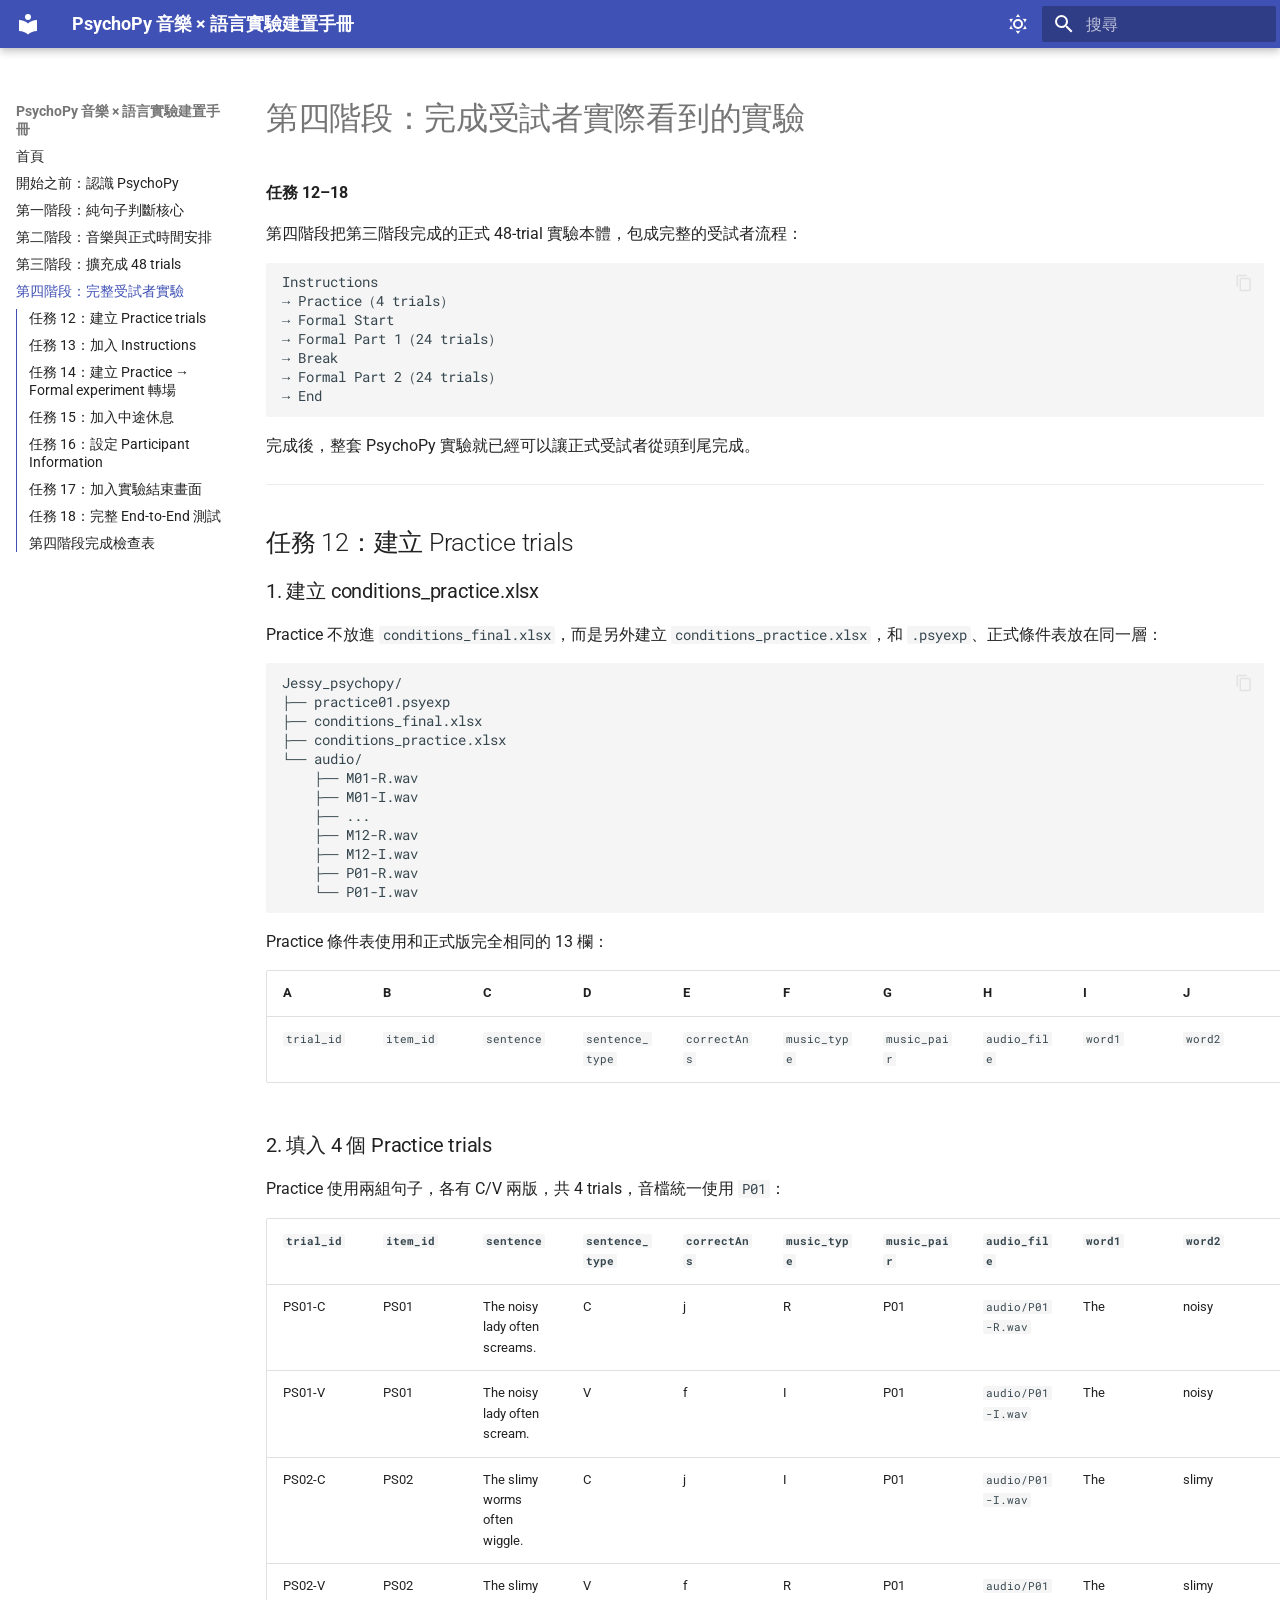
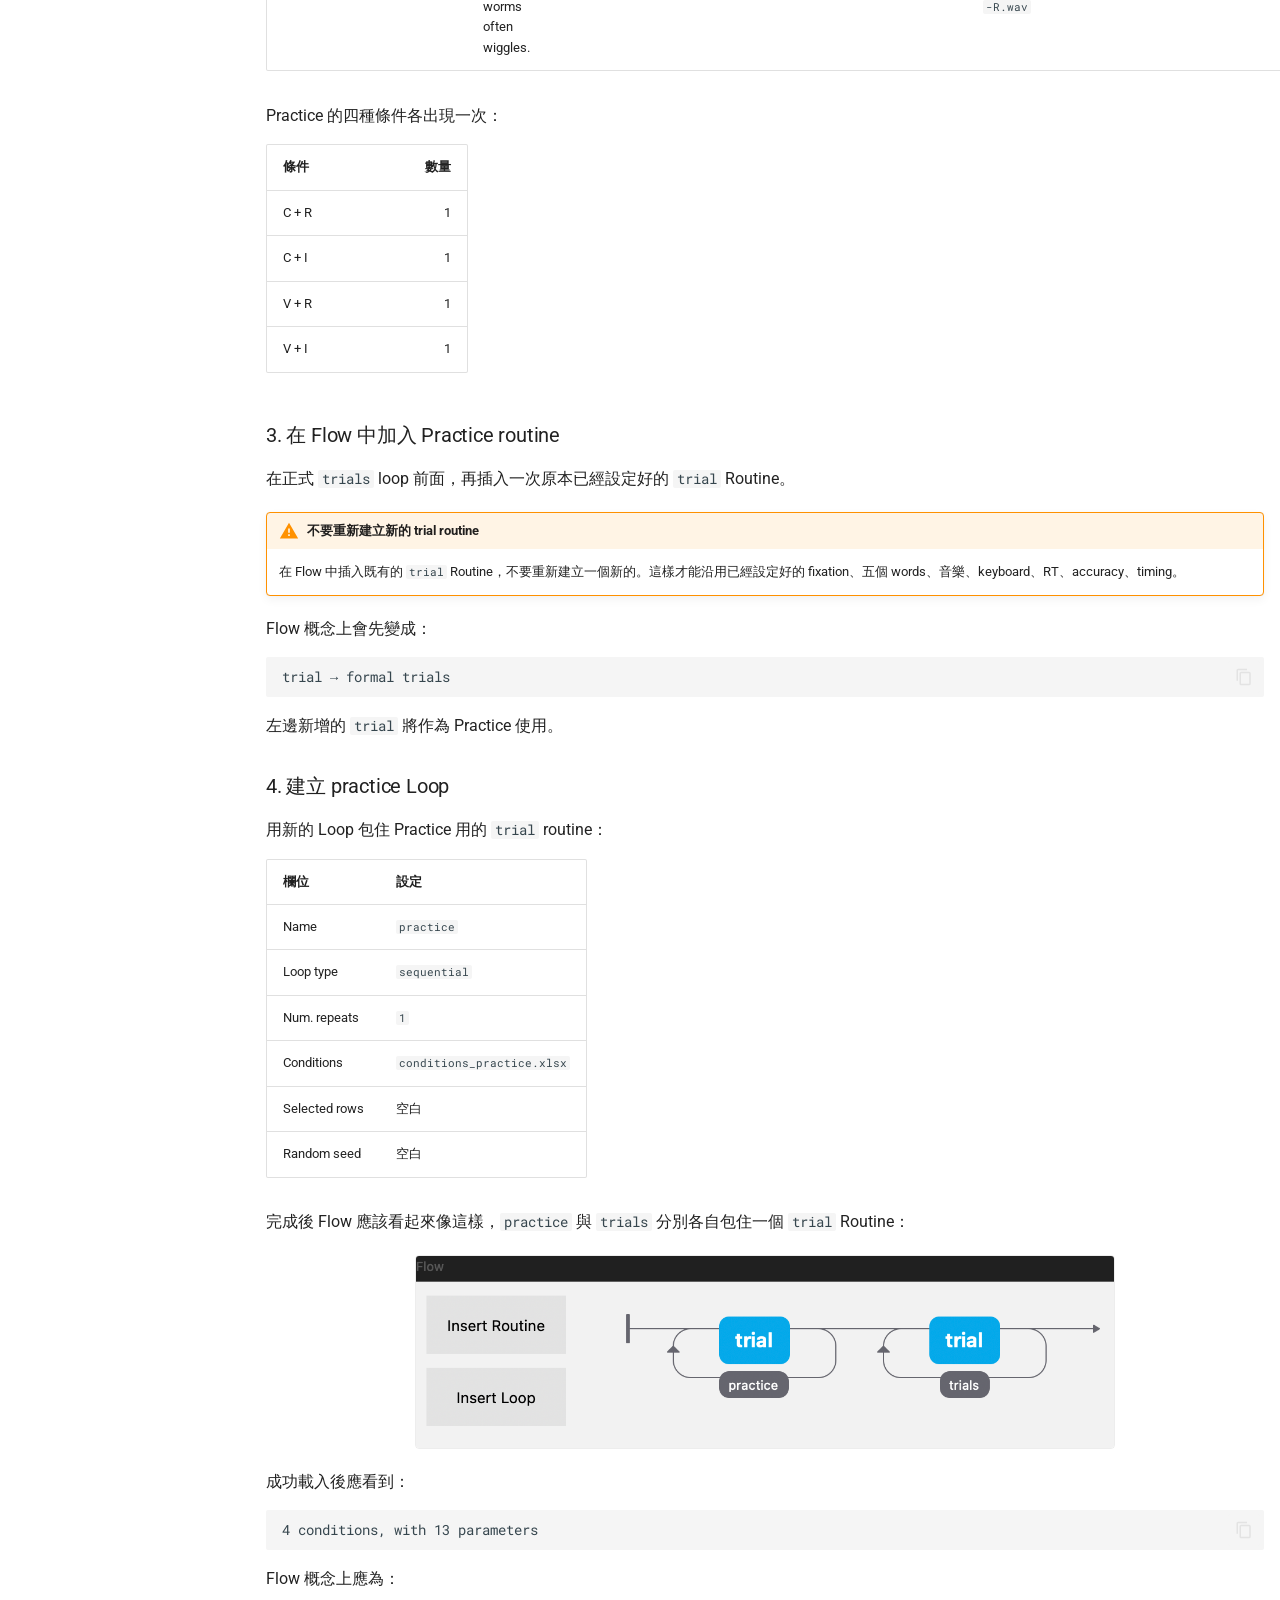
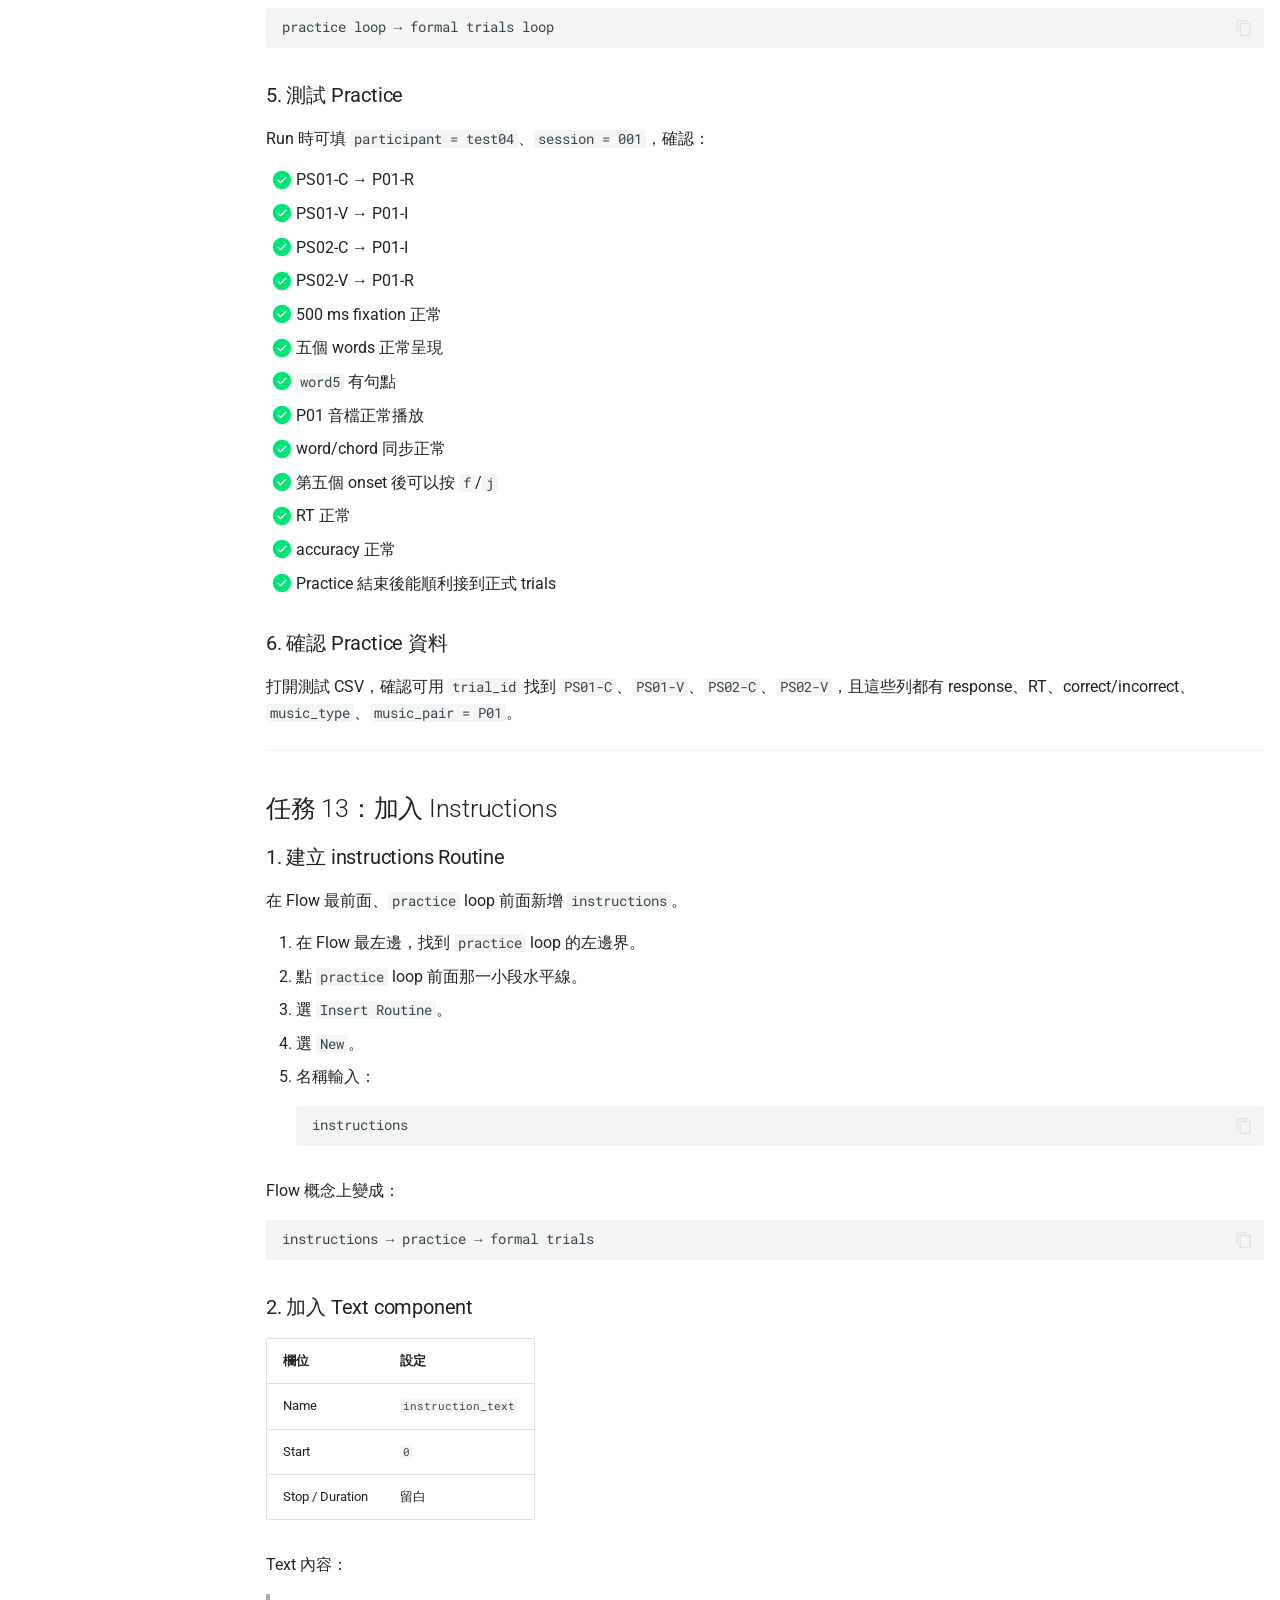
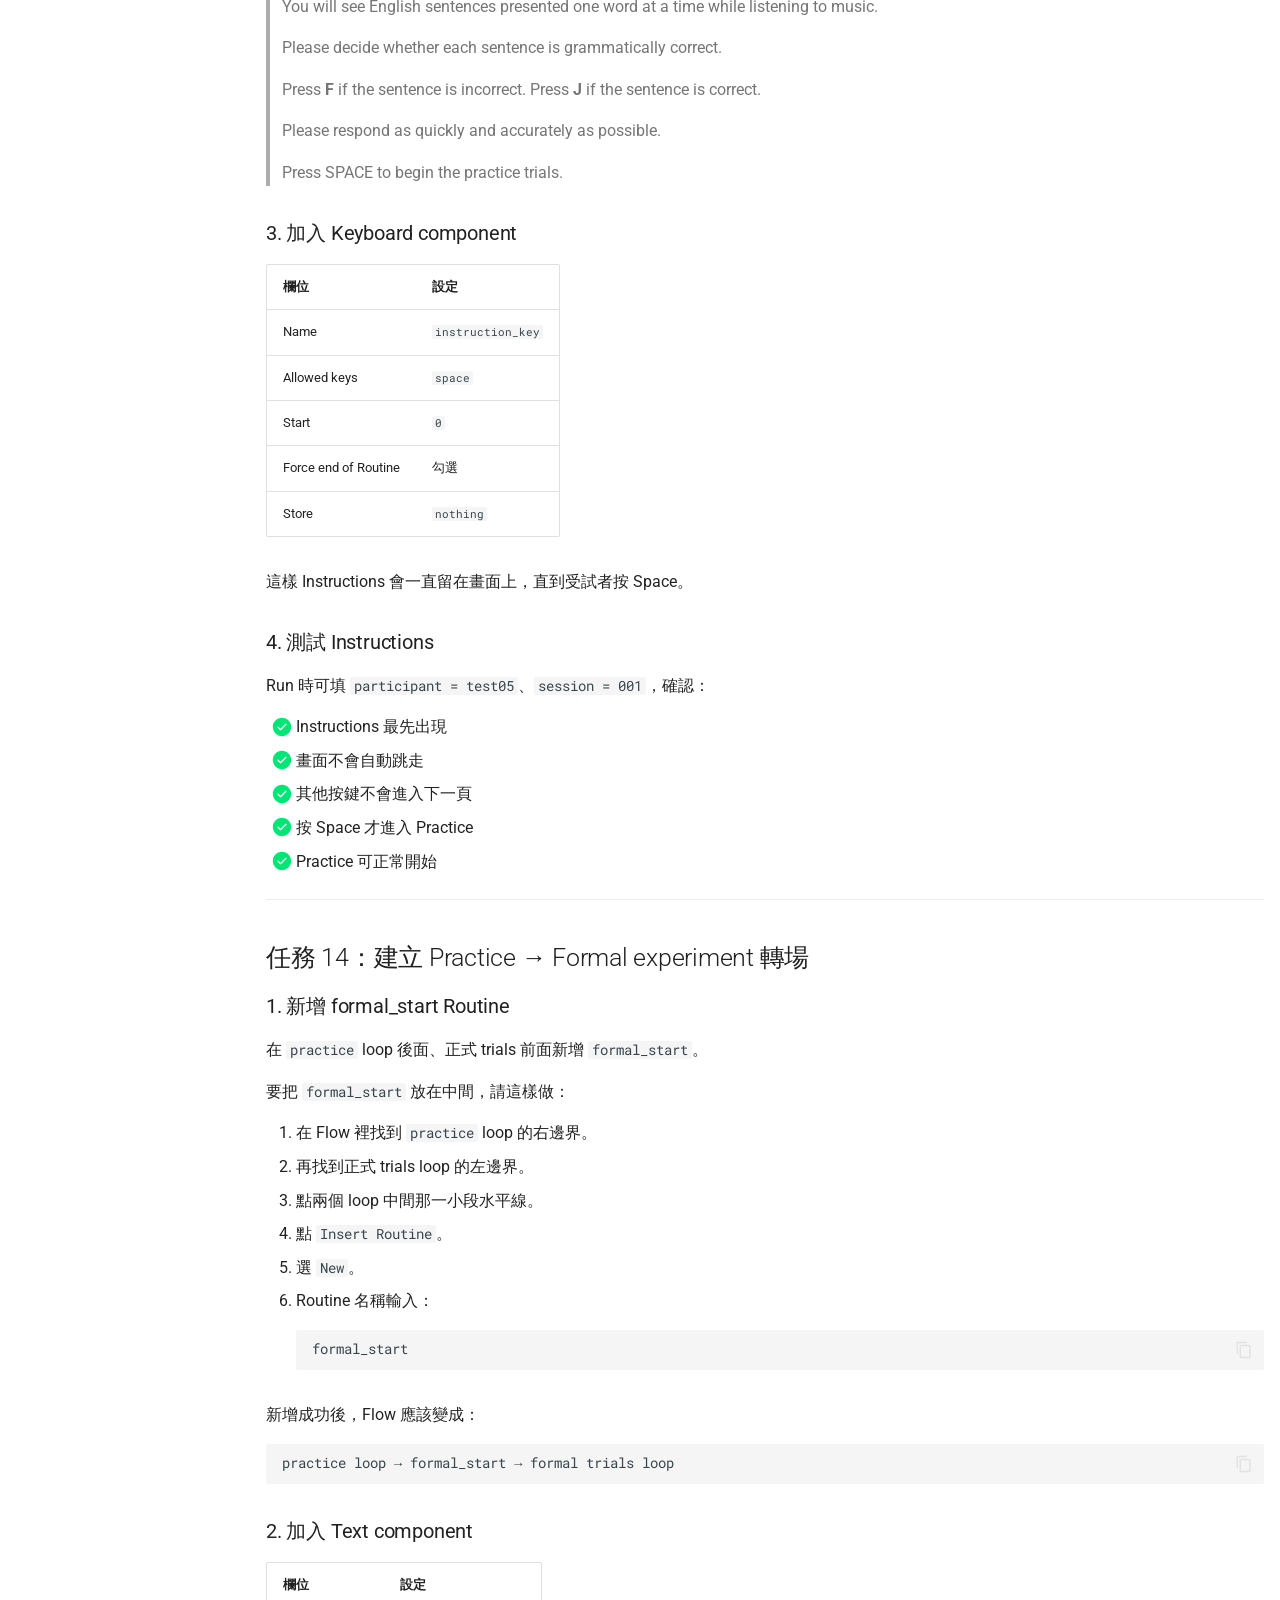
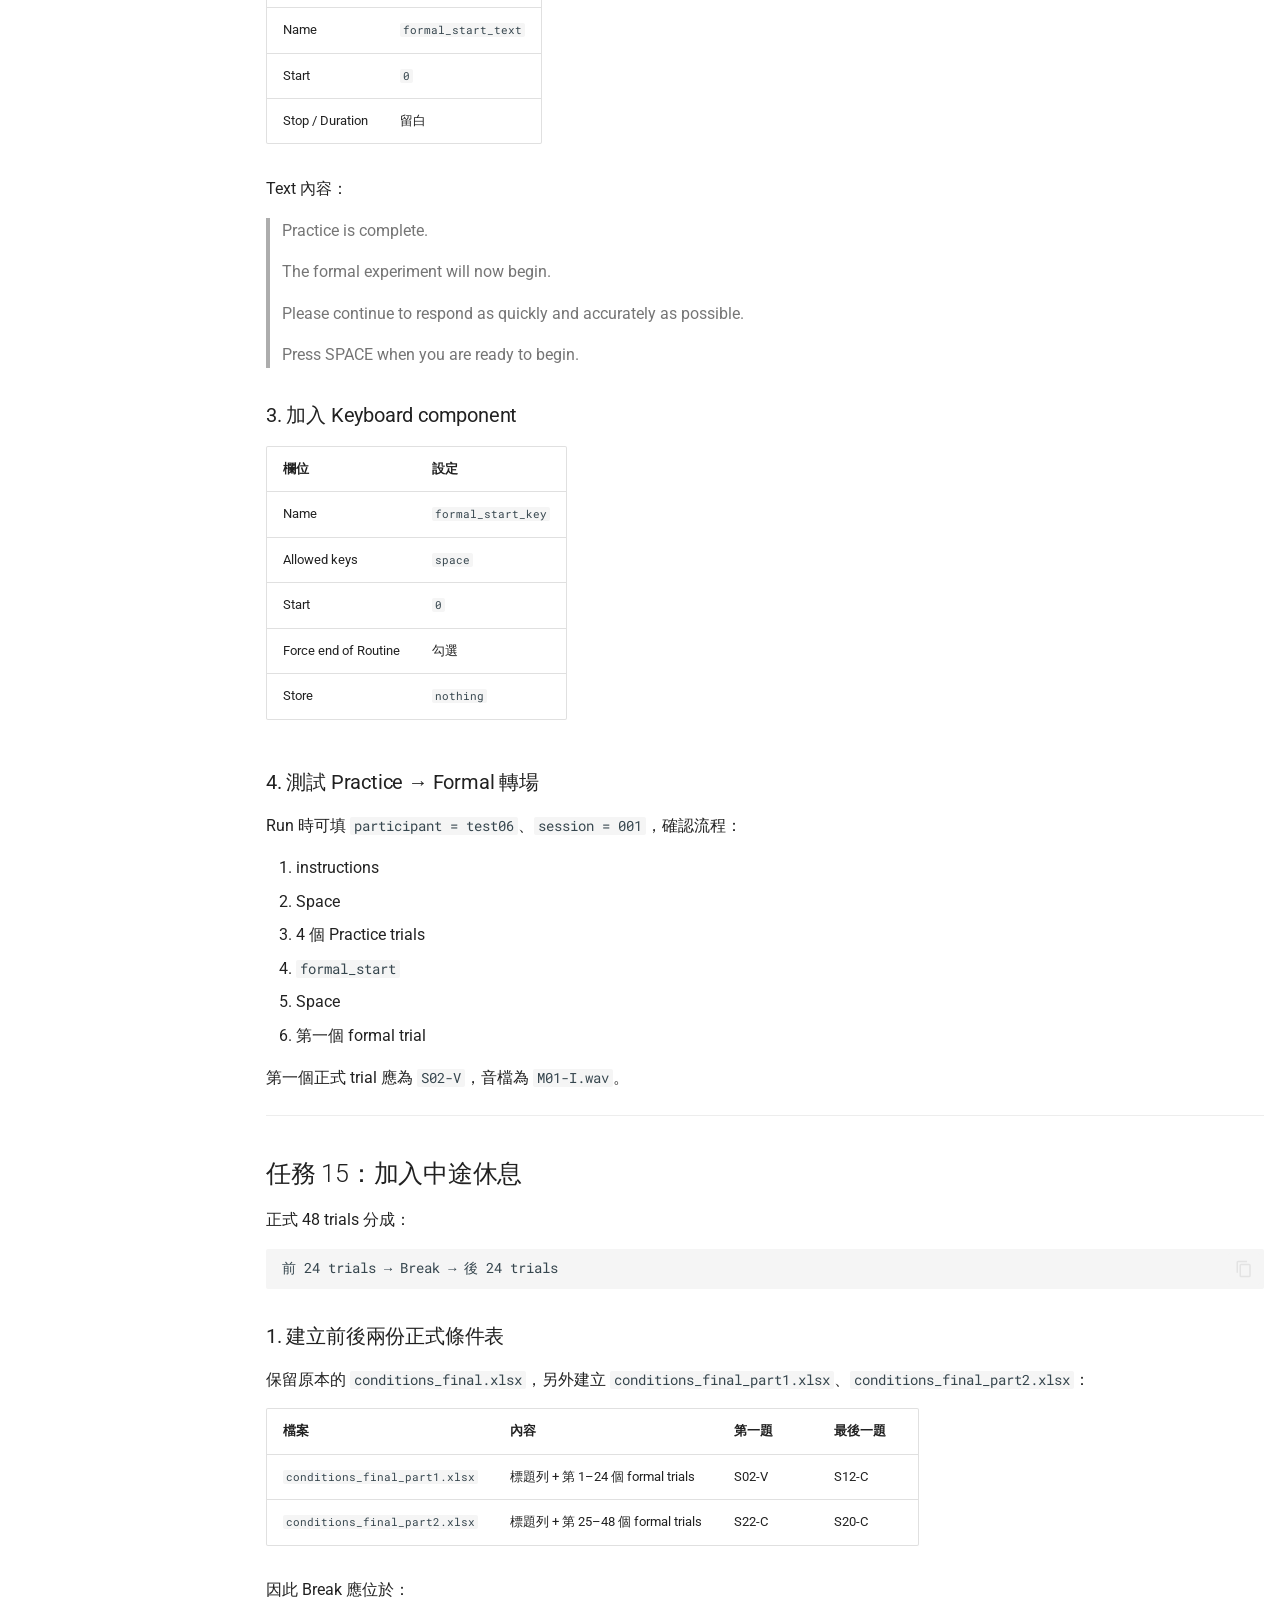
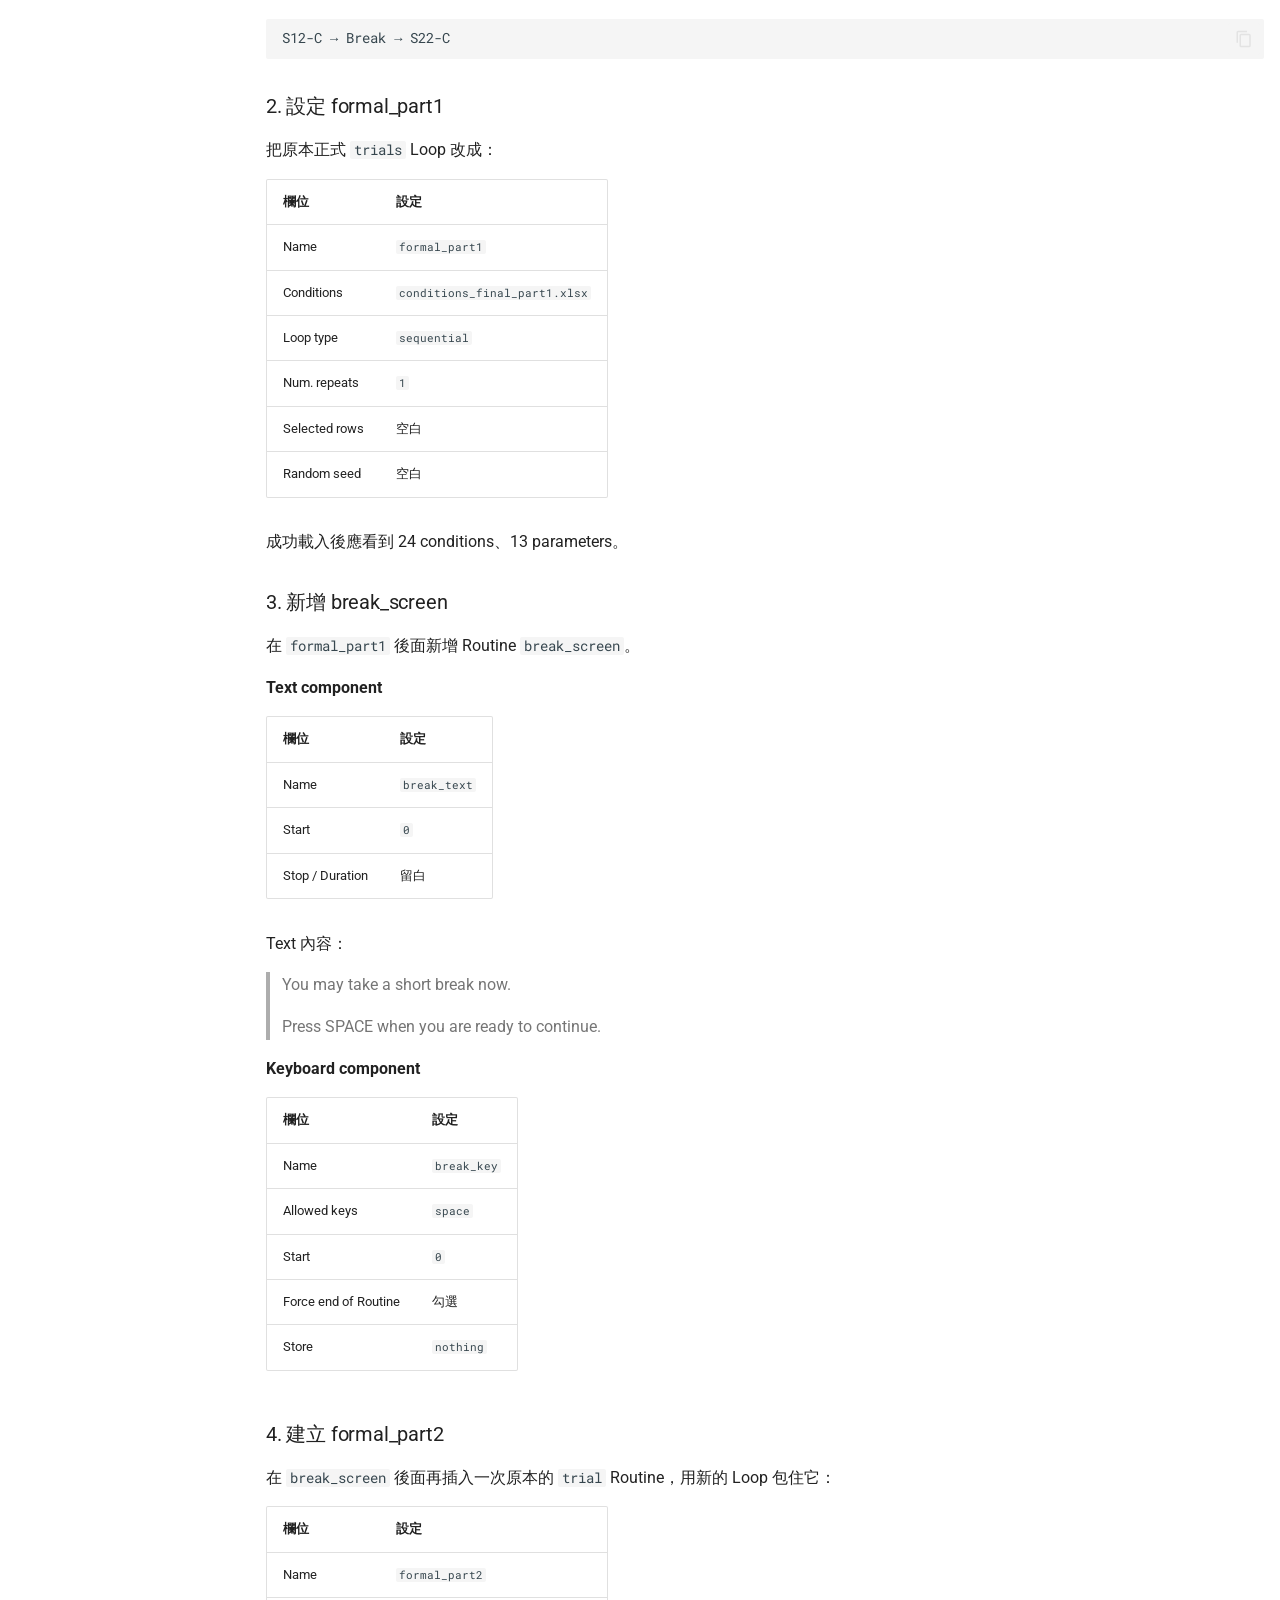
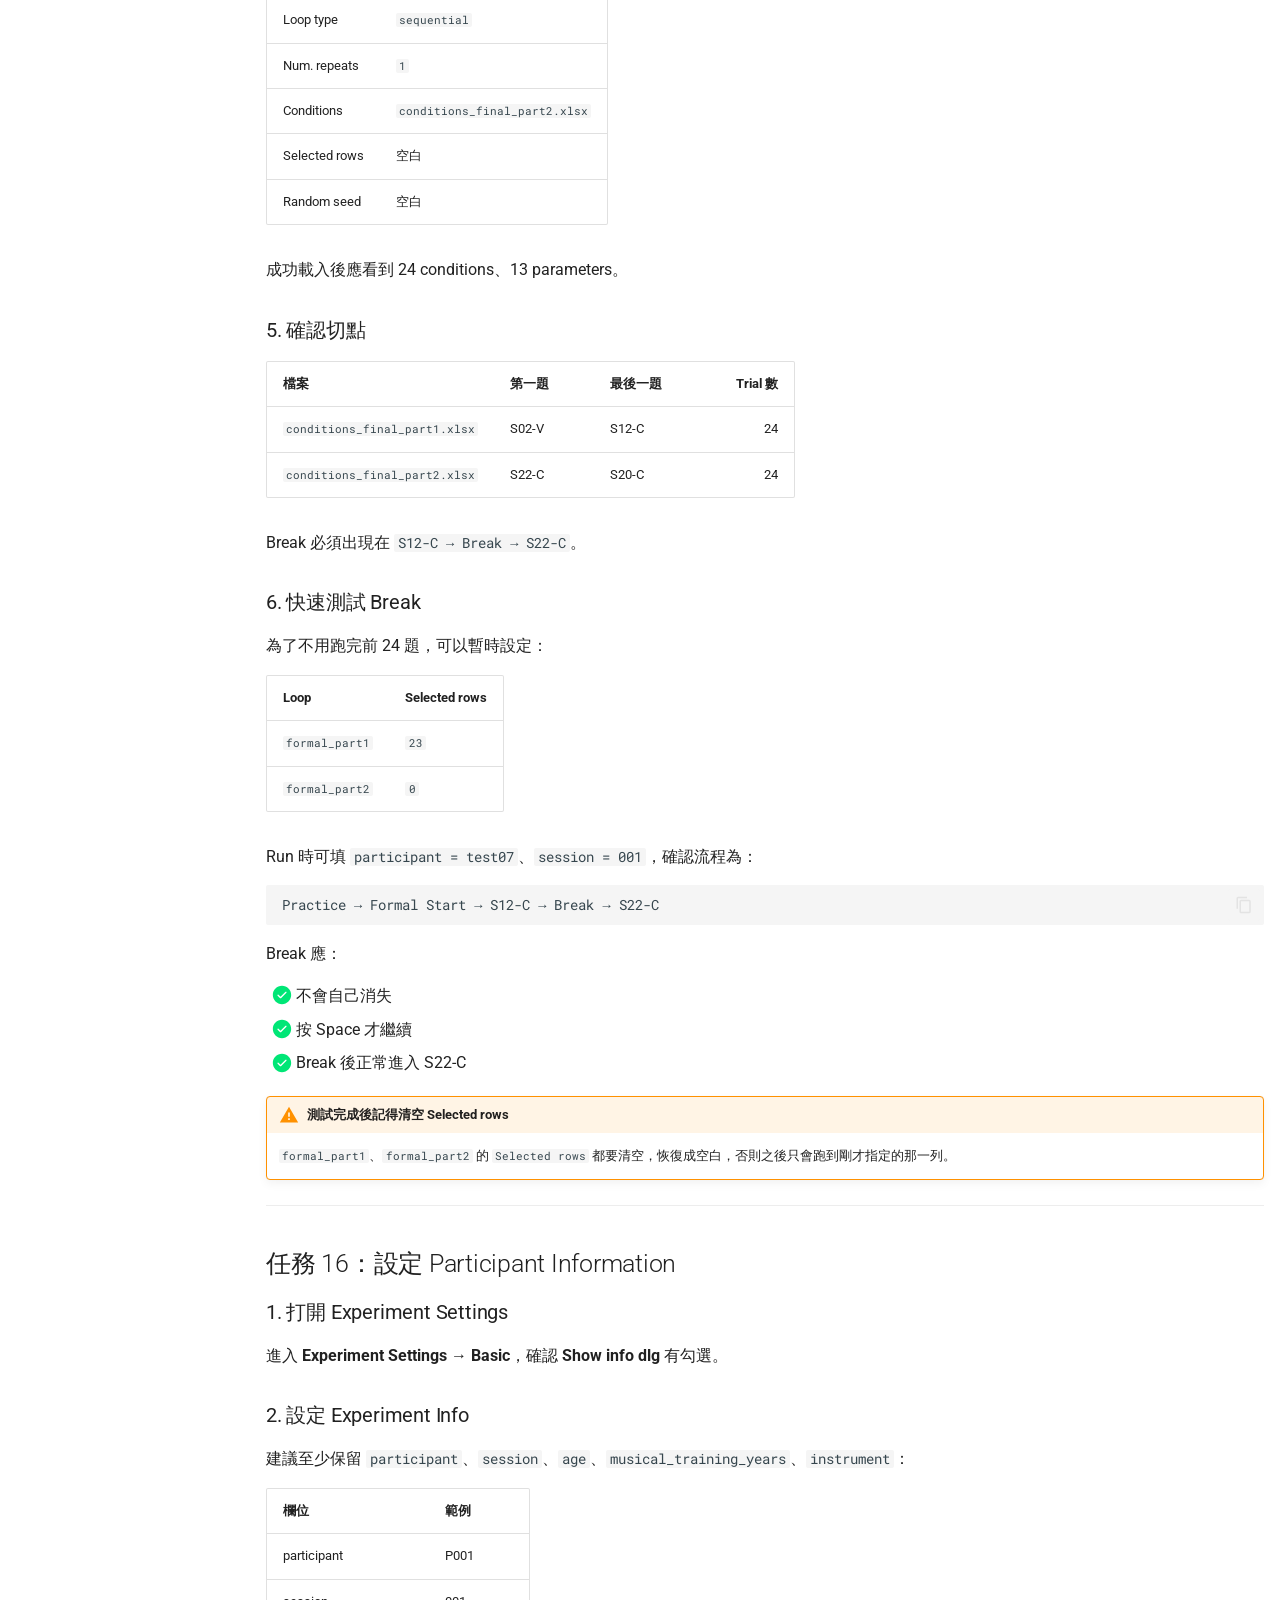
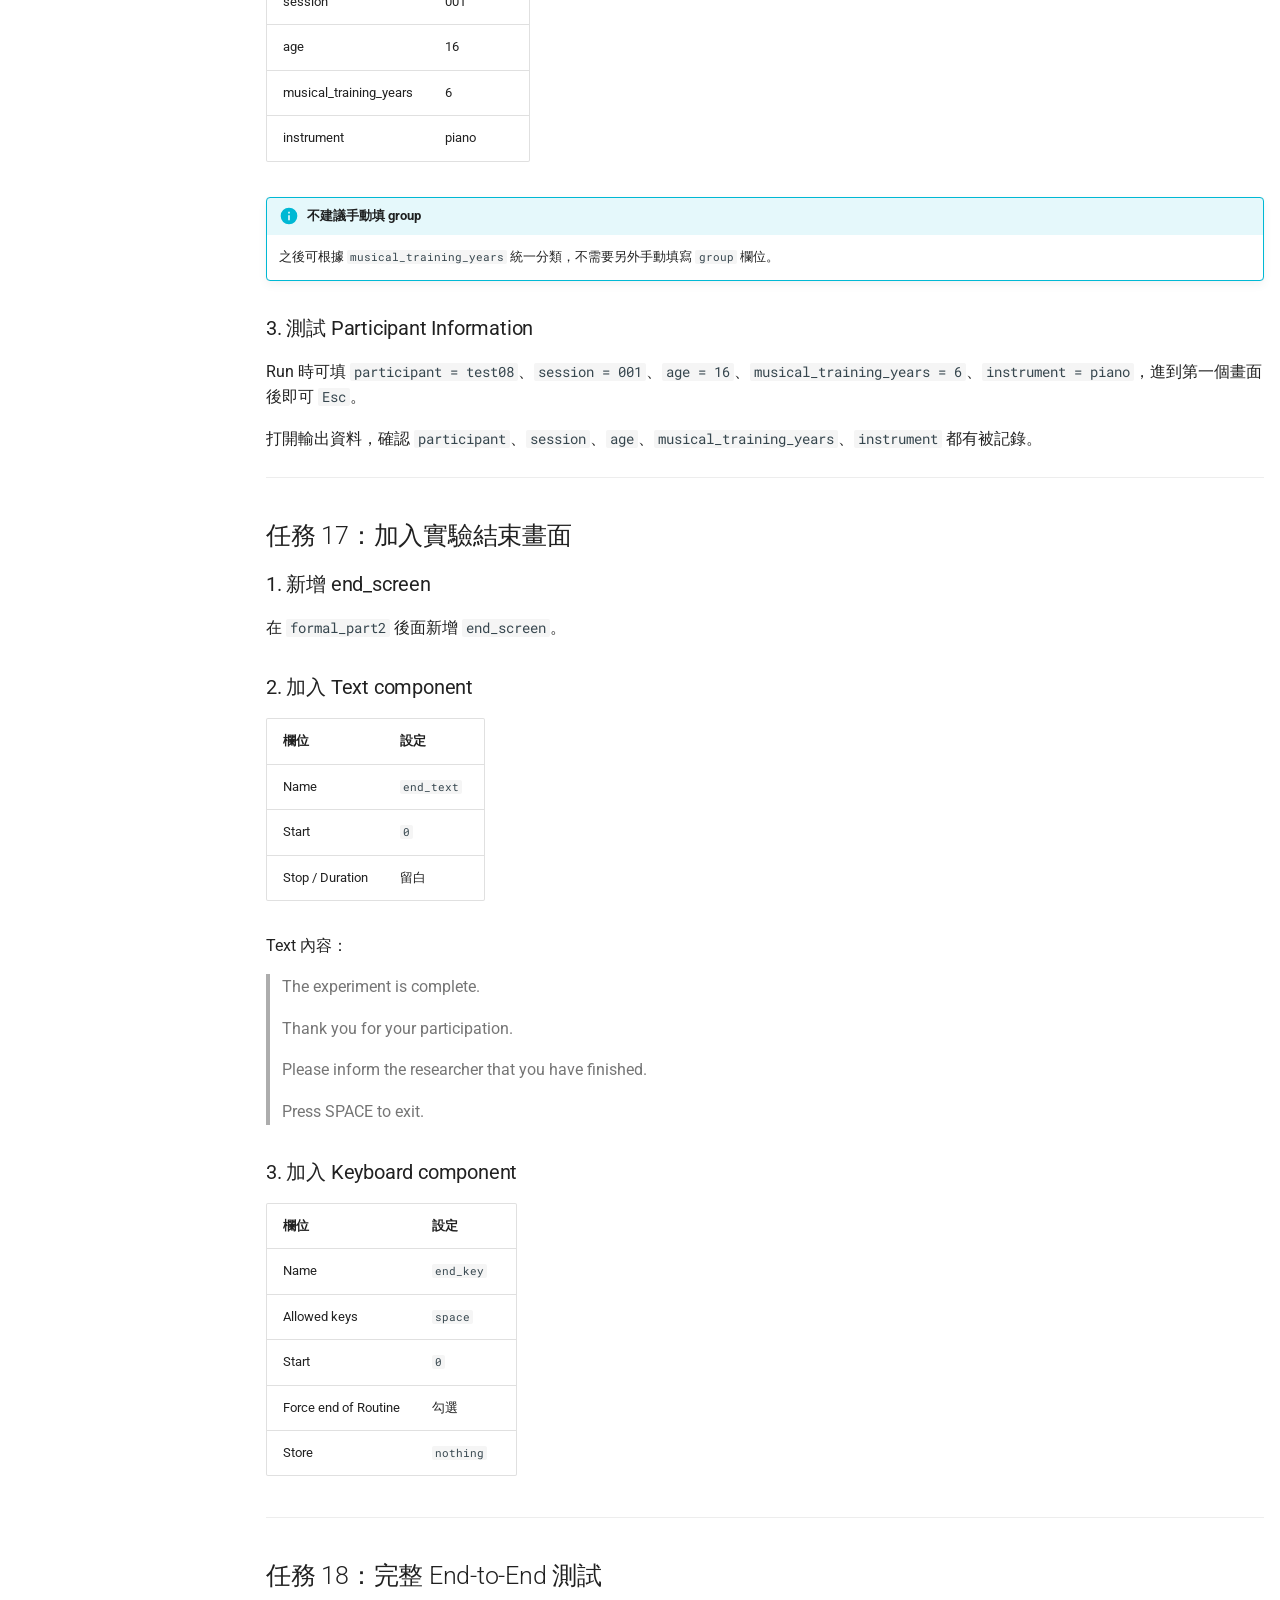
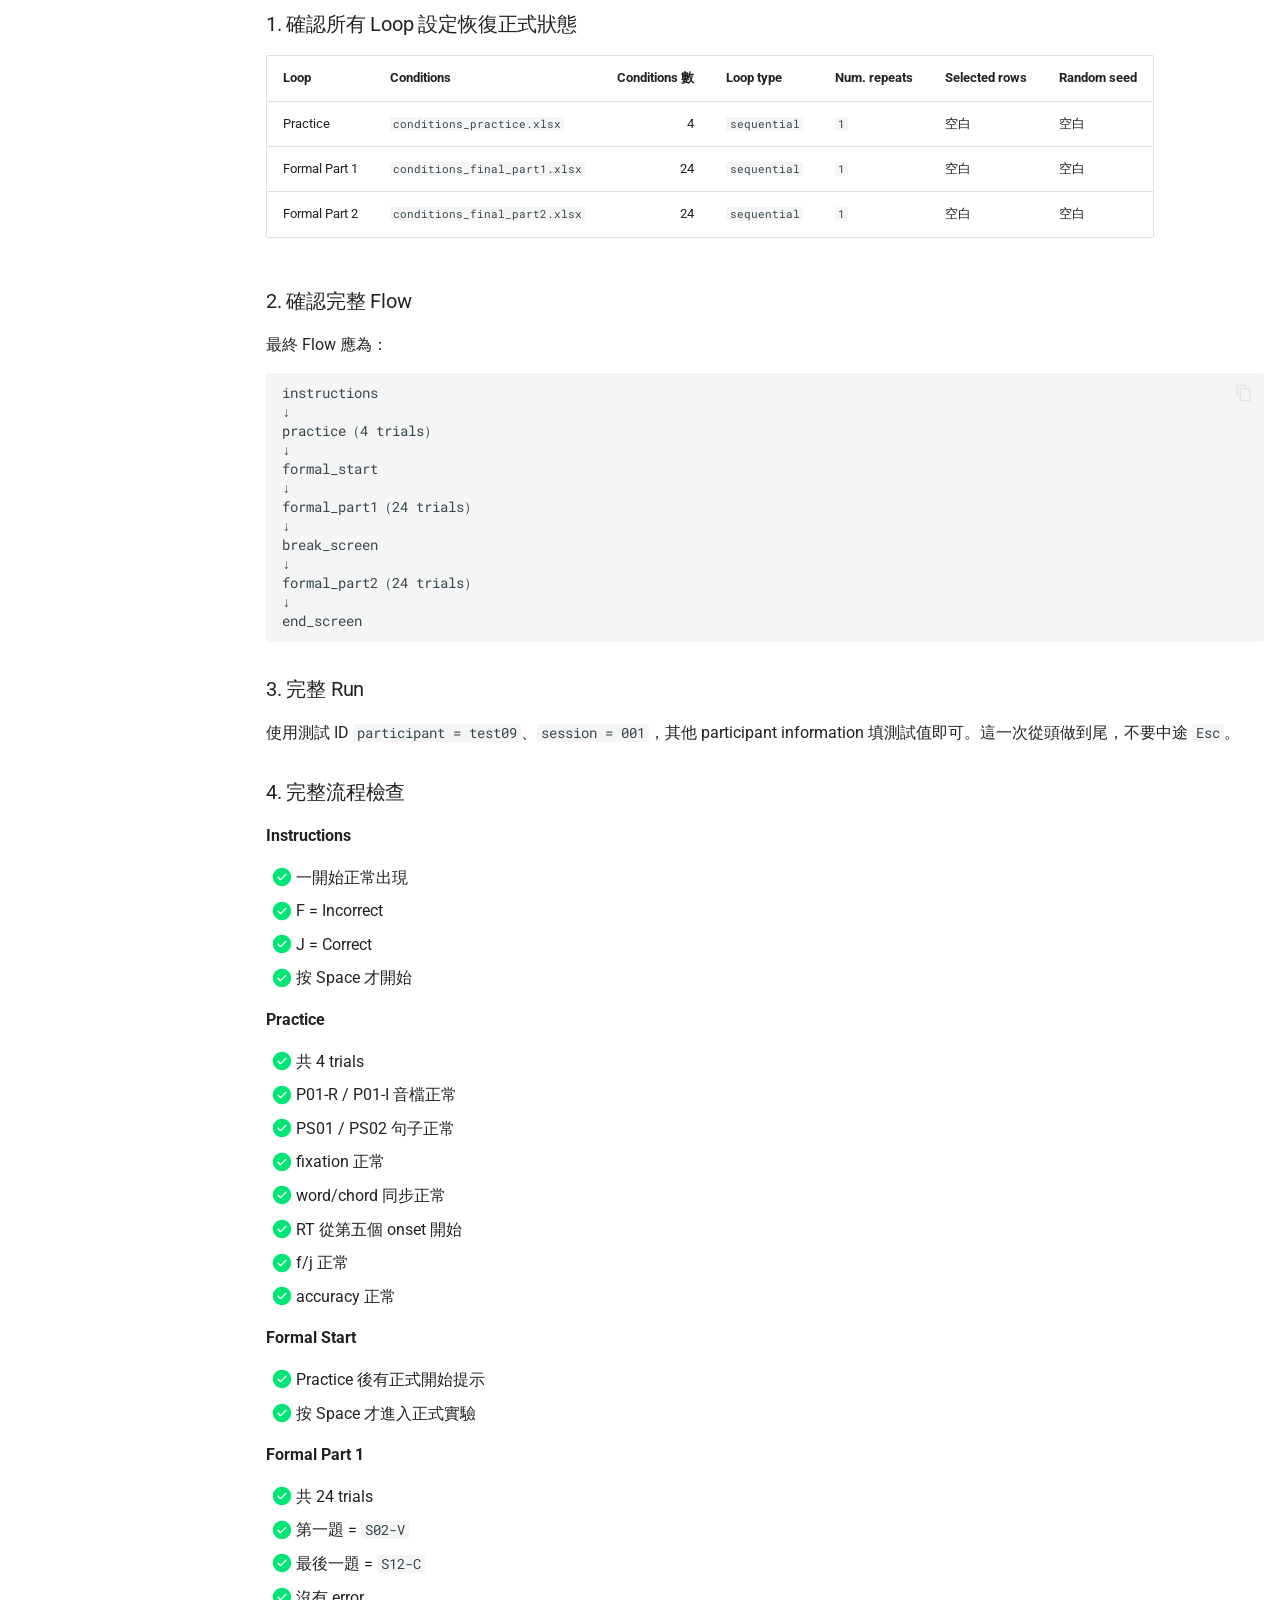
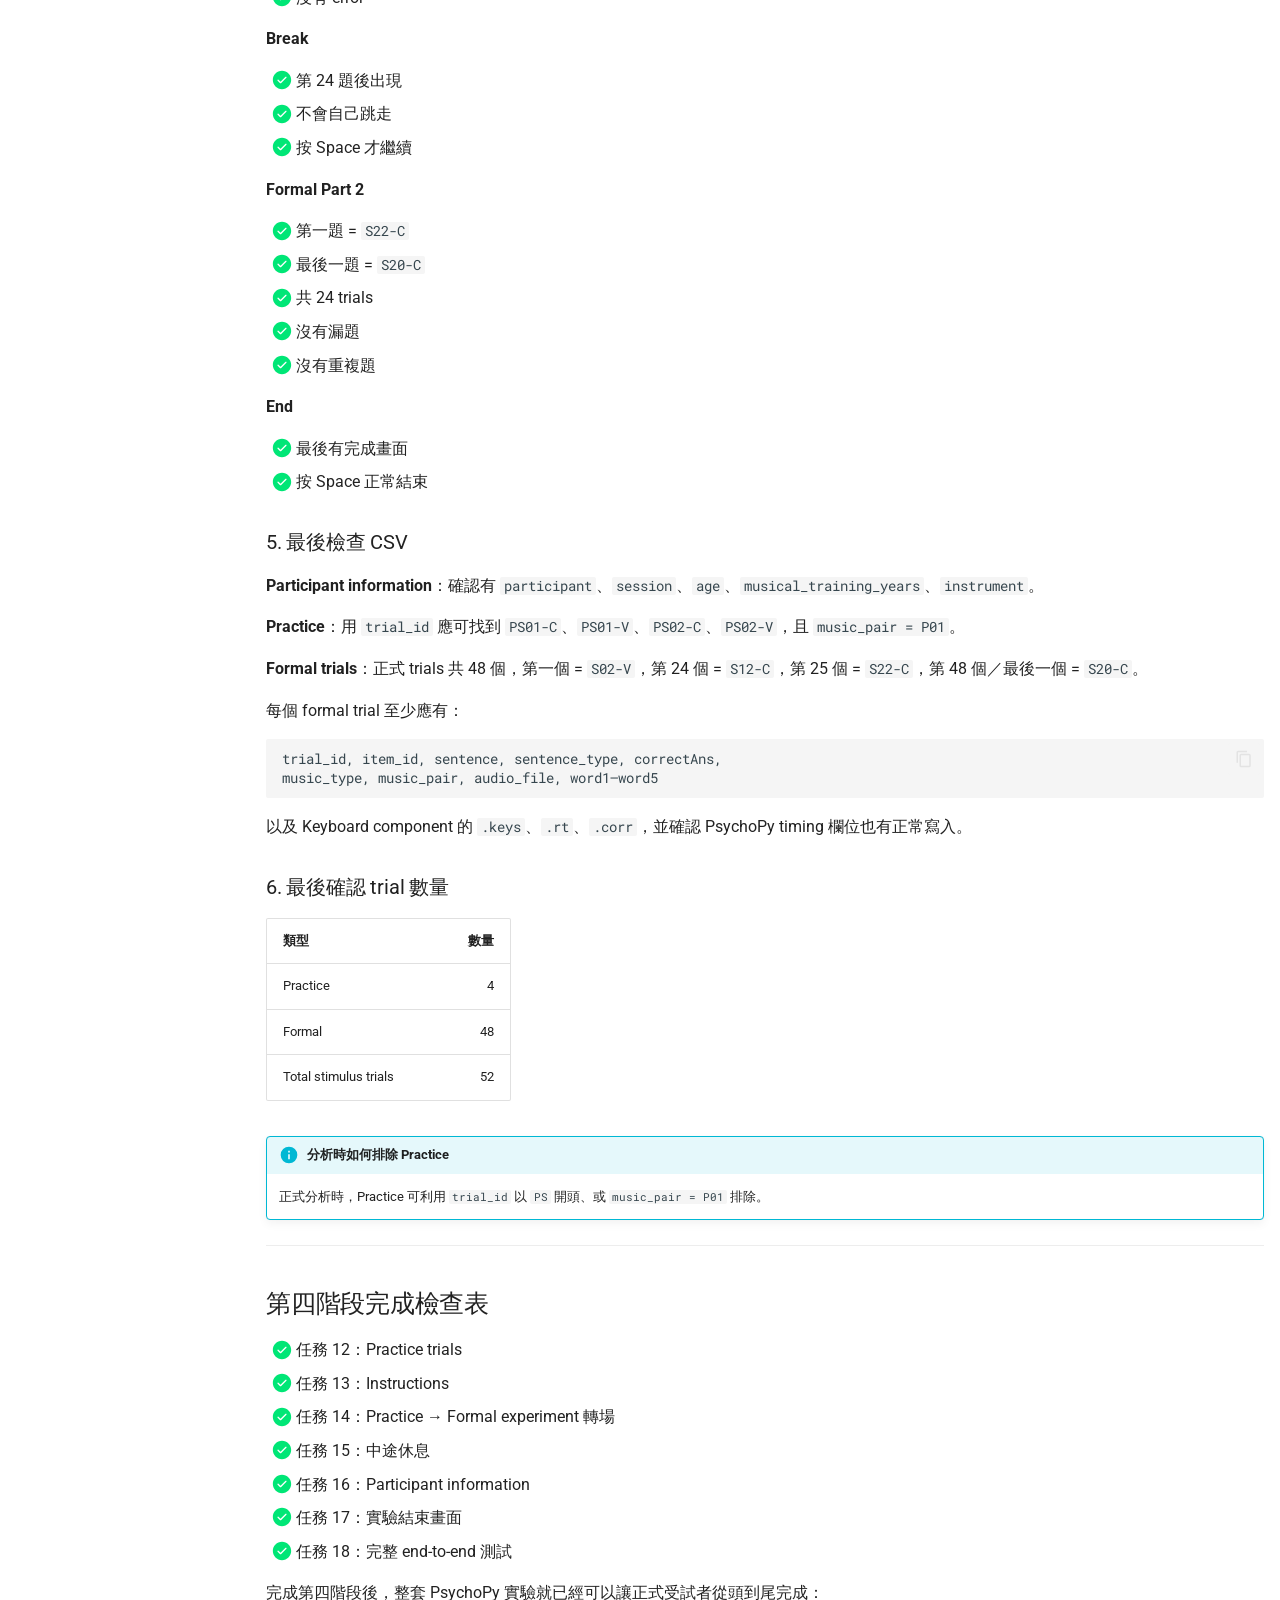
<file: stage4/index.html>
<!doctype html>
<html lang="zh-TW" class="no-js">
  <head>
    
      <meta charset="utf-8">
      <meta name="viewport" content="width=device-width,initial-scale=1">
      
        <meta name="description" content="PsychoPy Builder 建置音樂與語言判斷實驗的完整教學手冊">
      
      
        <meta name="author" content="Jessy">
      
      
        <link rel="canonical" href="https://weilinglindachen.github.io/psychopy-manual/stage4/">
      
      
        <link rel="prev" href="../stage3/">
      
      
      
        
      
      
      <link rel="icon" href="../assets/images/favicon.png">
      <meta name="generator" content="mkdocs-1.6.1, mkdocs-material-9.7.7">
    
    
      
        <title>第四階段：完整受試者實驗 - PsychoPy 音樂 × 語言實驗建置手冊</title>
      
    
    
      <link rel="stylesheet" href="../assets/stylesheets/main.ec1eaa64.min.css">
      
        
        <link rel="stylesheet" href="../assets/stylesheets/palette.ab4e12ef.min.css">
      
      


    
    
      
    
    
      
        
        
        <link rel="preconnect" href="https://fonts.gstatic.com" crossorigin>
        <link rel="stylesheet" href="https://fonts.googleapis.com/css?family=Roboto:300,300i,400,400i,700,700i%7CRoboto+Mono:400,400i,700,700i&display=fallback">
        <style>:root{--md-text-font:"Roboto";--md-code-font:"Roboto Mono"}</style>
      
    
    
      <link rel="stylesheet" href="../stylesheets/extra.css">
    
    <script>__md_scope=new URL("..",location),__md_hash=e=>[...e].reduce(((e,_)=>(e<<5)-e+_.charCodeAt(0)),0),__md_get=(e,_=localStorage,t=__md_scope)=>JSON.parse(_.getItem(t.pathname+"."+e)),__md_set=(e,_,t=localStorage,a=__md_scope)=>{try{t.setItem(a.pathname+"."+e,JSON.stringify(_))}catch(e){}}</script>
    
      

    
    
  </head>
  
  
    
    
      
    
    
    
    
    <body dir="ltr" data-md-color-scheme="default" data-md-color-primary="indigo" data-md-color-accent="indigo">
  
    
    <input class="md-toggle" data-md-toggle="drawer" type="checkbox" id="__drawer" autocomplete="off">
    <input class="md-toggle" data-md-toggle="search" type="checkbox" id="__search" autocomplete="off">
    <label class="md-overlay" for="__drawer"></label>
    <div data-md-component="skip">
      
        
        <a href="#12-practice-trials" class="md-skip">
          跳轉到
        </a>
      
    </div>
    <div data-md-component="announce">
      
    </div>
    
    
      

  

<header class="md-header md-header--shadow" data-md-component="header">
  <nav class="md-header__inner md-grid" aria-label="頁首">
    <a href=".." title="PsychoPy 音樂 × 語言實驗建置手冊" class="md-header__button md-logo" aria-label="PsychoPy 音樂 × 語言實驗建置手冊" data-md-component="logo">
      
  
  <svg xmlns="http://www.w3.org/2000/svg" viewBox="0 0 24 24"><path d="M12 8a3 3 0 0 0 3-3 3 3 0 0 0-3-3 3 3 0 0 0-3 3 3 3 0 0 0 3 3m0 3.54C9.64 9.35 6.5 8 3 8v11c3.5 0 6.64 1.35 9 3.54 2.36-2.19 5.5-3.54 9-3.54V8c-3.5 0-6.64 1.35-9 3.54"/></svg>

    </a>
    <label class="md-header__button md-icon" for="__drawer">
      
      <svg xmlns="http://www.w3.org/2000/svg" viewBox="0 0 24 24"><path d="M3 6h18v2H3zm0 5h18v2H3zm0 5h18v2H3z"/></svg>
    </label>
    <div class="md-header__title" data-md-component="header-title">
      <div class="md-header__ellipsis">
        <div class="md-header__topic">
          <span class="md-ellipsis">
            PsychoPy 音樂 × 語言實驗建置手冊
          </span>
        </div>
        <div class="md-header__topic" data-md-component="header-topic">
          <span class="md-ellipsis">
            
              第四階段：完整受試者實驗
            
          </span>
        </div>
      </div>
    </div>
    
      
        <form class="md-header__option" data-md-component="palette">
  
    
    
    
    <input class="md-option" data-md-color-media="(prefers-color-scheme: light)" data-md-color-scheme="default" data-md-color-primary="indigo" data-md-color-accent="indigo"  aria-label="切換至深色模式"  type="radio" name="__palette" id="__palette_0">
    
      <label class="md-header__button md-icon" title="切換至深色模式" for="__palette_1" hidden>
        <svg xmlns="http://www.w3.org/2000/svg" viewBox="0 0 24 24"><path d="M12 7a5 5 0 0 1 5 5 5 5 0 0 1-5 5 5 5 0 0 1-5-5 5 5 0 0 1 5-5m0 2a3 3 0 0 0-3 3 3 3 0 0 0 3 3 3 3 0 0 0 3-3 3 3 0 0 0-3-3m0-7 2.39 3.42C13.65 5.15 12.84 5 12 5s-1.65.15-2.39.42zM3.34 7l4.16-.35A7.2 7.2 0 0 0 5.94 8.5c-.44.74-.69 1.5-.83 2.29zm.02 10 1.76-3.77a7.131 7.131 0 0 0 2.38 4.14zM20.65 7l-1.77 3.79a7.02 7.02 0 0 0-2.38-4.15zm-.01 10-4.14.36c.59-.51 1.12-1.14 1.54-1.86.42-.73.69-1.5.83-2.29zM12 22l-2.41-3.44c.74.27 1.55.44 2.41.44.82 0 1.63-.17 2.37-.44z"/></svg>
      </label>
    
  
    
    
    
    <input class="md-option" data-md-color-media="(prefers-color-scheme: dark)" data-md-color-scheme="slate" data-md-color-primary="indigo" data-md-color-accent="indigo"  aria-label="切換至淺色模式"  type="radio" name="__palette" id="__palette_1">
    
      <label class="md-header__button md-icon" title="切換至淺色模式" for="__palette_0" hidden>
        <svg xmlns="http://www.w3.org/2000/svg" viewBox="0 0 24 24"><path d="m17.75 4.09-2.53 1.94.91 3.06-2.63-1.81-2.63 1.81.91-3.06-2.53-1.94L12.44 4l1.06-3 1.06 3zm3.5 6.91-1.64 1.25.59 1.98-1.7-1.17-1.7 1.17.59-1.98L15.75 11l2.06-.05L18.5 9l.69 1.95zm-2.28 4.95c.83-.08 1.72 1.1 1.19 1.85-.32.45-.66.87-1.08 1.27C15.17 23 8.84 23 4.94 19.07c-3.91-3.9-3.91-10.24 0-14.14.4-.4.82-.76 1.27-1.08.75-.53 1.93.36 1.85 1.19-.27 2.86.69 5.83 2.89 8.02a9.96 9.96 0 0 0 8.02 2.89m-1.64 2.02a12.08 12.08 0 0 1-7.8-3.47c-2.17-2.19-3.33-5-3.49-7.82-2.81 3.14-2.7 7.96.31 10.98 3.02 3.01 7.84 3.12 10.98.31"/></svg>
      </label>
    
  
</form>
      
    
    
      <script>var palette=__md_get("__palette");if(palette&&palette.color){if("(prefers-color-scheme)"===palette.color.media){var media=matchMedia("(prefers-color-scheme: light)"),input=document.querySelector(media.matches?"[data-md-color-media='(prefers-color-scheme: light)']":"[data-md-color-media='(prefers-color-scheme: dark)']");palette.color.media=input.getAttribute("data-md-color-media"),palette.color.scheme=input.getAttribute("data-md-color-scheme"),palette.color.primary=input.getAttribute("data-md-color-primary"),palette.color.accent=input.getAttribute("data-md-color-accent")}for(var[key,value]of Object.entries(palette.color))document.body.setAttribute("data-md-color-"+key,value)}</script>
    
    
    
      
      
        <label class="md-header__button md-icon" for="__search">
          
          <svg xmlns="http://www.w3.org/2000/svg" viewBox="0 0 24 24"><path d="M9.5 3A6.5 6.5 0 0 1 16 9.5c0 1.61-.59 3.09-1.56 4.23l.27.27h.79l5 5-1.5 1.5-5-5v-.79l-.27-.27A6.52 6.52 0 0 1 9.5 16 6.5 6.5 0 0 1 3 9.5 6.5 6.5 0 0 1 9.5 3m0 2C7 5 5 7 5 9.5S7 14 9.5 14 14 12 14 9.5 12 5 9.5 5"/></svg>
        </label>
        <div class="md-search" data-md-component="search" role="dialog">
  <label class="md-search__overlay" for="__search"></label>
  <div class="md-search__inner" role="search">
    <form class="md-search__form" name="search">
      <input type="text" class="md-search__input" name="query" aria-label="搜尋" placeholder="搜尋" autocapitalize="off" autocorrect="off" autocomplete="off" spellcheck="false" data-md-component="search-query" required>
      <label class="md-search__icon md-icon" for="__search">
        
        <svg xmlns="http://www.w3.org/2000/svg" viewBox="0 0 24 24"><path d="M9.5 3A6.5 6.5 0 0 1 16 9.5c0 1.61-.59 3.09-1.56 4.23l.27.27h.79l5 5-1.5 1.5-5-5v-.79l-.27-.27A6.52 6.52 0 0 1 9.5 16 6.5 6.5 0 0 1 3 9.5 6.5 6.5 0 0 1 9.5 3m0 2C7 5 5 7 5 9.5S7 14 9.5 14 14 12 14 9.5 12 5 9.5 5"/></svg>
        
        <svg xmlns="http://www.w3.org/2000/svg" viewBox="0 0 24 24"><path d="M20 11v2H8l5.5 5.5-1.42 1.42L4.16 12l7.92-7.92L13.5 5.5 8 11z"/></svg>
      </label>
      <nav class="md-search__options" aria-label="搜尋">
        
        <button type="reset" class="md-search__icon md-icon" title="清除" aria-label="清除" tabindex="-1">
          
          <svg xmlns="http://www.w3.org/2000/svg" viewBox="0 0 24 24"><path d="M19 6.41 17.59 5 12 10.59 6.41 5 5 6.41 10.59 12 5 17.59 6.41 19 12 13.41 17.59 19 19 17.59 13.41 12z"/></svg>
        </button>
      </nav>
      
        <div class="md-search__suggest" data-md-component="search-suggest"></div>
      
    </form>
    <div class="md-search__output">
      <div class="md-search__scrollwrap" tabindex="0" data-md-scrollfix>
        <div class="md-search-result" data-md-component="search-result">
          <div class="md-search-result__meta">
            正在初始化搜尋引擎
          </div>
          <ol class="md-search-result__list" role="presentation"></ol>
        </div>
      </div>
    </div>
  </div>
</div>
      
    
    
  </nav>
  
</header>
    
    <div class="md-container" data-md-component="container">
      
      
        
          
        
      
      <main class="md-main" data-md-component="main">
        <div class="md-main__inner md-grid">
          
            
              
              <div class="md-sidebar md-sidebar--primary" data-md-component="sidebar" data-md-type="navigation" >
                <div class="md-sidebar__scrollwrap">
                  <div class="md-sidebar__inner">
                    



  

<nav class="md-nav md-nav--primary md-nav--integrated" aria-label="導覽列" data-md-level="0">
  <label class="md-nav__title" for="__drawer">
    <a href=".." title="PsychoPy 音樂 × 語言實驗建置手冊" class="md-nav__button md-logo" aria-label="PsychoPy 音樂 × 語言實驗建置手冊" data-md-component="logo">
      
  
  <svg xmlns="http://www.w3.org/2000/svg" viewBox="0 0 24 24"><path d="M12 8a3 3 0 0 0 3-3 3 3 0 0 0-3-3 3 3 0 0 0-3 3 3 3 0 0 0 3 3m0 3.54C9.64 9.35 6.5 8 3 8v11c3.5 0 6.64 1.35 9 3.54 2.36-2.19 5.5-3.54 9-3.54V8c-3.5 0-6.64 1.35-9 3.54"/></svg>

    </a>
    PsychoPy 音樂 × 語言實驗建置手冊
  </label>
  
  <ul class="md-nav__list" data-md-scrollfix>
    
      
      
  
  
  
  
    <li class="md-nav__item">
      <a href=".." class="md-nav__link">
        
  
  
  <span class="md-ellipsis">
    
  
    首頁
  

    
  </span>
  
  

      </a>
    </li>
  

    
      
      
  
  
  
  
    <li class="md-nav__item">
      <a href="../intro/" class="md-nav__link">
        
  
  
  <span class="md-ellipsis">
    
  
    開始之前：認識 PsychoPy
  

    
  </span>
  
  

      </a>
    </li>
  

    
      
      
  
  
  
  
    <li class="md-nav__item">
      <a href="../stage1/" class="md-nav__link">
        
  
  
  <span class="md-ellipsis">
    
  
    第一階段：純句子判斷核心
  

    
  </span>
  
  

      </a>
    </li>
  

    
      
      
  
  
  
  
    <li class="md-nav__item">
      <a href="../stage2/" class="md-nav__link">
        
  
  
  <span class="md-ellipsis">
    
  
    第二階段：音樂與正式時間安排
  

    
  </span>
  
  

      </a>
    </li>
  

    
      
      
  
  
  
  
    <li class="md-nav__item">
      <a href="../stage3/" class="md-nav__link">
        
  
  
  <span class="md-ellipsis">
    
  
    第三階段：擴充成 48 trials
  

    
  </span>
  
  

      </a>
    </li>
  

    
      
      
  
  
    
  
  
  
    <li class="md-nav__item md-nav__item--active">
      
      <input class="md-nav__toggle md-toggle" type="checkbox" id="__toc">
      
      
      
        <label class="md-nav__link md-nav__link--active" for="__toc">
          
  
  
  <span class="md-ellipsis">
    
  
    第四階段：完整受試者實驗
  

    
  </span>
  
  

          <span class="md-nav__icon md-icon"></span>
        </label>
      
      <a href="./" class="md-nav__link md-nav__link--active">
        
  
  
  <span class="md-ellipsis">
    
  
    第四階段：完整受試者實驗
  

    
  </span>
  
  

      </a>
      
        

  

<nav class="md-nav md-nav--secondary" aria-label="本頁內容">
  
  
  
  
    <label class="md-nav__title" for="__toc">
      <span class="md-nav__icon md-icon"></span>
      本頁內容
    </label>
    <ul class="md-nav__list" data-md-component="toc" data-md-scrollfix>
      
        <li class="md-nav__item">
  <a href="#12-practice-trials" class="md-nav__link">
    <span class="md-ellipsis">
      
        任務 12：建立 Practice trials
      
    </span>
  </a>
  
</li>
      
        <li class="md-nav__item">
  <a href="#13-instructions" class="md-nav__link">
    <span class="md-ellipsis">
      
        任務 13：加入 Instructions
      
    </span>
  </a>
  
</li>
      
        <li class="md-nav__item">
  <a href="#14-practice-formal-experiment" class="md-nav__link">
    <span class="md-ellipsis">
      
        任務 14：建立 Practice → Formal experiment 轉場
      
    </span>
  </a>
  
</li>
      
        <li class="md-nav__item">
  <a href="#15" class="md-nav__link">
    <span class="md-ellipsis">
      
        任務 15：加入中途休息
      
    </span>
  </a>
  
</li>
      
        <li class="md-nav__item">
  <a href="#16-participant-information" class="md-nav__link">
    <span class="md-ellipsis">
      
        任務 16：設定 Participant Information
      
    </span>
  </a>
  
</li>
      
        <li class="md-nav__item">
  <a href="#17" class="md-nav__link">
    <span class="md-ellipsis">
      
        任務 17：加入實驗結束畫面
      
    </span>
  </a>
  
</li>
      
        <li class="md-nav__item">
  <a href="#18-end-to-end" class="md-nav__link">
    <span class="md-ellipsis">
      
        任務 18：完整 End-to-End 測試
      
    </span>
  </a>
  
</li>
      
        <li class="md-nav__item">
  <a href="#_2" class="md-nav__link">
    <span class="md-ellipsis">
      
        第四階段完成檢查表
      
    </span>
  </a>
  
</li>
      
    </ul>
  
</nav>
      
    </li>
  

    
  </ul>
</nav>
                  </div>
                </div>
              </div>
            
            
          
          
            <div class="md-content" data-md-component="content">
              
              <article class="md-content__inner md-typeset">
                
                  



<h1 id="_1">第四階段：完成受試者實際看到的實驗<a class="headerlink" href="#_1" title="Permanent link">&para;</a></h1>
<p><strong>任務 12–18</strong></p>
<p>第四階段把第三階段完成的正式 48-trial 實驗本體，包成完整的受試者流程：</p>
<div class="highlight"><pre><span></span><code>Instructions
→ Practice（4 trials）
→ Formal Start
→ Formal Part 1（24 trials）
→ Break
→ Formal Part 2（24 trials）
→ End
</code></pre></div>
<p>完成後，整套 PsychoPy 實驗就已經可以讓正式受試者從頭到尾完成。</p>
<hr />
<h2 id="12-practice-trials">任務 12：建立 Practice trials<a class="headerlink" href="#12-practice-trials" title="Permanent link">&para;</a></h2>
<h3 id="1-conditions_practicexlsx">1. 建立 conditions_practice.xlsx<a class="headerlink" href="#1-conditions_practicexlsx" title="Permanent link">&para;</a></h3>
<p>Practice 不放進 <code>conditions_final.xlsx</code>，而是另外建立 <code>conditions_practice.xlsx</code>，和 <code>.psyexp</code>、正式條件表放在同一層：</p>
<div class="highlight"><pre><span></span><code>Jessy_psychopy/
├── practice01.psyexp
├── conditions_final.xlsx
├── conditions_practice.xlsx
└── audio/
    ├── M01-R.wav
    ├── M01-I.wav
    ├── ...
    ├── M12-R.wav
    ├── M12-I.wav
    ├── P01-R.wav
    └── P01-I.wav
</code></pre></div>
<p>Practice 條件表使用和正式版完全相同的 13 欄：</p>
<table>
<thead>
<tr>
<th>A</th>
<th>B</th>
<th>C</th>
<th>D</th>
<th>E</th>
<th>F</th>
<th>G</th>
<th>H</th>
<th>I</th>
<th>J</th>
<th>K</th>
<th>L</th>
<th>M</th>
</tr>
</thead>
<tbody>
<tr>
<td><code>trial_id</code></td>
<td><code>item_id</code></td>
<td><code>sentence</code></td>
<td><code>sentence_type</code></td>
<td><code>correctAns</code></td>
<td><code>music_type</code></td>
<td><code>music_pair</code></td>
<td><code>audio_file</code></td>
<td><code>word1</code></td>
<td><code>word2</code></td>
<td><code>word3</code></td>
<td><code>word4</code></td>
<td><code>word5</code></td>
</tr>
</tbody>
</table>
<h3 id="2-4-practice-trials">2. 填入 4 個 Practice trials<a class="headerlink" href="#2-4-practice-trials" title="Permanent link">&para;</a></h3>
<p>Practice 使用兩組句子，各有 C/V 兩版，共 4 trials，音檔統一使用 <code>P01</code>：</p>
<table>
<thead>
<tr>
<th><code>trial_id</code></th>
<th><code>item_id</code></th>
<th><code>sentence</code></th>
<th><code>sentence_type</code></th>
<th><code>correctAns</code></th>
<th><code>music_type</code></th>
<th><code>music_pair</code></th>
<th><code>audio_file</code></th>
<th><code>word1</code></th>
<th><code>word2</code></th>
<th><code>word3</code></th>
<th><code>word4</code></th>
<th><code>word5</code></th>
</tr>
</thead>
<tbody>
<tr>
<td>PS01-C</td>
<td>PS01</td>
<td>The noisy lady often screams.</td>
<td>C</td>
<td>j</td>
<td>R</td>
<td>P01</td>
<td><code>audio/P01-R.wav</code></td>
<td>The</td>
<td>noisy</td>
<td>lady</td>
<td>often</td>
<td>screams.</td>
</tr>
<tr>
<td>PS01-V</td>
<td>PS01</td>
<td>The noisy lady often scream.</td>
<td>V</td>
<td>f</td>
<td>I</td>
<td>P01</td>
<td><code>audio/P01-I.wav</code></td>
<td>The</td>
<td>noisy</td>
<td>lady</td>
<td>often</td>
<td>scream.</td>
</tr>
<tr>
<td>PS02-C</td>
<td>PS02</td>
<td>The slimy worms often wiggle.</td>
<td>C</td>
<td>j</td>
<td>I</td>
<td>P01</td>
<td><code>audio/P01-I.wav</code></td>
<td>The</td>
<td>slimy</td>
<td>worms</td>
<td>often</td>
<td>wiggle.</td>
</tr>
<tr>
<td>PS02-V</td>
<td>PS02</td>
<td>The slimy worms often wiggles.</td>
<td>V</td>
<td>f</td>
<td>R</td>
<td>P01</td>
<td><code>audio/P01-R.wav</code></td>
<td>The</td>
<td>slimy</td>
<td>worms</td>
<td>often</td>
<td>wiggles.</td>
</tr>
</tbody>
</table>
<p>Practice 的四種條件各出現一次：</p>
<table>
<thead>
<tr>
<th>條件</th>
<th style="text-align: right;">數量</th>
</tr>
</thead>
<tbody>
<tr>
<td>C + R</td>
<td style="text-align: right;">1</td>
</tr>
<tr>
<td>C + I</td>
<td style="text-align: right;">1</td>
</tr>
<tr>
<td>V + R</td>
<td style="text-align: right;">1</td>
</tr>
<tr>
<td>V + I</td>
<td style="text-align: right;">1</td>
</tr>
</tbody>
</table>
<h3 id="3-flow-practice-routine">3. 在 Flow 中加入 Practice routine<a class="headerlink" href="#3-flow-practice-routine" title="Permanent link">&para;</a></h3>
<p>在正式 <code>trials</code> loop 前面，再插入一次原本已經設定好的 <code>trial</code> Routine。</p>
<div class="admonition warning">
<p class="admonition-title">不要重新建立新的 trial routine</p>
<p>在 Flow 中插入既有的 <code>trial</code> Routine，不要重新建立一個新的。這樣才能沿用已經設定好的 fixation、五個 words、音樂、keyboard、RT、accuracy、timing。</p>
</div>
<p>Flow 概念上會先變成：</p>
<div class="highlight"><pre><span></span><code>trial → formal trials
</code></pre></div>
<p>左邊新增的 <code>trial</code> 將作為 Practice 使用。</p>
<h3 id="4-practice-loop">4. 建立 practice Loop<a class="headerlink" href="#4-practice-loop" title="Permanent link">&para;</a></h3>
<p>用新的 Loop 包住 Practice 用的 <code>trial</code> routine：</p>
<table>
<thead>
<tr>
<th>欄位</th>
<th>設定</th>
</tr>
</thead>
<tbody>
<tr>
<td>Name</td>
<td><code>practice</code></td>
</tr>
<tr>
<td>Loop type</td>
<td><code>sequential</code></td>
</tr>
<tr>
<td>Num. repeats</td>
<td><code>1</code></td>
</tr>
<tr>
<td>Conditions</td>
<td><code>conditions_practice.xlsx</code></td>
</tr>
<tr>
<td>Selected rows</td>
<td>空白</td>
</tr>
<tr>
<td>Random seed</td>
<td>空白</td>
</tr>
</tbody>
</table>
<p>完成後 Flow 應該看起來像這樣，<code>practice</code> 與 <code>trials</code> 分別各自包住一個 <code>trial</code> Routine：</p>
<p><a class="screenshot-link" href="../assets/practice.png" target="_blank"><img alt="Flow 中 practice loop 與 trials loop 分別包住各自的 trial Routine" src="../assets/practice.png" /></a></p>
<p>成功載入後應看到：</p>
<div class="highlight"><pre><span></span><code>4 conditions, with 13 parameters
</code></pre></div>
<p>Flow 概念上應為：</p>
<div class="highlight"><pre><span></span><code>practice loop → formal trials loop
</code></pre></div>
<h3 id="5-practice">5. 測試 Practice<a class="headerlink" href="#5-practice" title="Permanent link">&para;</a></h3>
<p>Run 時可填 <code>participant = test04</code>、<code>session = 001</code>，確認：</p>
<ul class="task-list">
<li class="task-list-item"><label class="task-list-control"><input type="checkbox" disabled checked/><span class="task-list-indicator"></span></label> PS01-C → P01-R</li>
<li class="task-list-item"><label class="task-list-control"><input type="checkbox" disabled checked/><span class="task-list-indicator"></span></label> PS01-V → P01-I</li>
<li class="task-list-item"><label class="task-list-control"><input type="checkbox" disabled checked/><span class="task-list-indicator"></span></label> PS02-C → P01-I</li>
<li class="task-list-item"><label class="task-list-control"><input type="checkbox" disabled checked/><span class="task-list-indicator"></span></label> PS02-V → P01-R</li>
<li class="task-list-item"><label class="task-list-control"><input type="checkbox" disabled checked/><span class="task-list-indicator"></span></label> 500 ms fixation 正常</li>
<li class="task-list-item"><label class="task-list-control"><input type="checkbox" disabled checked/><span class="task-list-indicator"></span></label> 五個 words 正常呈現</li>
<li class="task-list-item"><label class="task-list-control"><input type="checkbox" disabled checked/><span class="task-list-indicator"></span></label> <code>word5</code> 有句點</li>
<li class="task-list-item"><label class="task-list-control"><input type="checkbox" disabled checked/><span class="task-list-indicator"></span></label> P01 音檔正常播放</li>
<li class="task-list-item"><label class="task-list-control"><input type="checkbox" disabled checked/><span class="task-list-indicator"></span></label> word/chord 同步正常</li>
<li class="task-list-item"><label class="task-list-control"><input type="checkbox" disabled checked/><span class="task-list-indicator"></span></label> 第五個 onset 後可以按 <code>f</code>/<code>j</code></li>
<li class="task-list-item"><label class="task-list-control"><input type="checkbox" disabled checked/><span class="task-list-indicator"></span></label> RT 正常</li>
<li class="task-list-item"><label class="task-list-control"><input type="checkbox" disabled checked/><span class="task-list-indicator"></span></label> accuracy 正常</li>
<li class="task-list-item"><label class="task-list-control"><input type="checkbox" disabled checked/><span class="task-list-indicator"></span></label> Practice 結束後能順利接到正式 trials</li>
</ul>
<h3 id="6-practice">6. 確認 Practice 資料<a class="headerlink" href="#6-practice" title="Permanent link">&para;</a></h3>
<p>打開測試 CSV，確認可用 <code>trial_id</code> 找到 <code>PS01-C</code>、<code>PS01-V</code>、<code>PS02-C</code>、<code>PS02-V</code>，且這些列都有 response、RT、correct/incorrect、<code>music_type</code>、<code>music_pair = P01</code>。</p>
<hr />
<h2 id="13-instructions">任務 13：加入 Instructions<a class="headerlink" href="#13-instructions" title="Permanent link">&para;</a></h2>
<h3 id="1-instructions-routine">1. 建立 instructions Routine<a class="headerlink" href="#1-instructions-routine" title="Permanent link">&para;</a></h3>
<p>在 Flow 最前面、<code>practice</code> loop 前面新增 <code>instructions</code>。</p>
<ol>
<li>在 Flow 最左邊，找到 <code>practice</code> loop 的左邊界。</li>
<li>點 <code>practice</code> loop 前面那一小段水平線。</li>
<li>選 <code>Insert Routine</code>。</li>
<li>選 <code>New</code>。</li>
<li>
<p>名稱輸入：</p>
<div class="highlight"><pre><span></span><code>instructions
</code></pre></div>
</li>
</ol>
<p>Flow 概念上變成：</p>
<div class="highlight"><pre><span></span><code>instructions → practice → formal trials
</code></pre></div>
<h3 id="2-text-component">2. 加入 Text component<a class="headerlink" href="#2-text-component" title="Permanent link">&para;</a></h3>
<table>
<thead>
<tr>
<th>欄位</th>
<th>設定</th>
</tr>
</thead>
<tbody>
<tr>
<td>Name</td>
<td><code>instruction_text</code></td>
</tr>
<tr>
<td>Start</td>
<td><code>0</code></td>
</tr>
<tr>
<td>Stop / Duration</td>
<td>留白</td>
</tr>
</tbody>
</table>
<p>Text 內容：</p>
<blockquote>
<p>You will see English sentences presented one word at a time while listening to music.</p>
<p>Please decide whether each sentence is grammatically correct.</p>
<p>Press <strong>F</strong> if the sentence is incorrect.
Press <strong>J</strong> if the sentence is correct.</p>
<p>Please respond as quickly and accurately as possible.</p>
<p>Press SPACE to begin the practice trials.</p>
</blockquote>
<h3 id="3-keyboard-component">3. 加入 Keyboard component<a class="headerlink" href="#3-keyboard-component" title="Permanent link">&para;</a></h3>
<table>
<thead>
<tr>
<th>欄位</th>
<th>設定</th>
</tr>
</thead>
<tbody>
<tr>
<td>Name</td>
<td><code>instruction_key</code></td>
</tr>
<tr>
<td>Allowed keys</td>
<td><code>space</code></td>
</tr>
<tr>
<td>Start</td>
<td><code>0</code></td>
</tr>
<tr>
<td>Force end of Routine</td>
<td>勾選</td>
</tr>
<tr>
<td>Store</td>
<td><code>nothing</code></td>
</tr>
</tbody>
</table>
<p>這樣 Instructions 會一直留在畫面上，直到受試者按 Space。</p>
<h3 id="4-instructions">4. 測試 Instructions<a class="headerlink" href="#4-instructions" title="Permanent link">&para;</a></h3>
<p>Run 時可填 <code>participant = test05</code>、<code>session = 001</code>，確認：</p>
<ul class="task-list">
<li class="task-list-item"><label class="task-list-control"><input type="checkbox" disabled checked/><span class="task-list-indicator"></span></label> Instructions 最先出現</li>
<li class="task-list-item"><label class="task-list-control"><input type="checkbox" disabled checked/><span class="task-list-indicator"></span></label> 畫面不會自動跳走</li>
<li class="task-list-item"><label class="task-list-control"><input type="checkbox" disabled checked/><span class="task-list-indicator"></span></label> 其他按鍵不會進入下一頁</li>
<li class="task-list-item"><label class="task-list-control"><input type="checkbox" disabled checked/><span class="task-list-indicator"></span></label> 按 Space 才進入 Practice</li>
<li class="task-list-item"><label class="task-list-control"><input type="checkbox" disabled checked/><span class="task-list-indicator"></span></label> Practice 可正常開始</li>
</ul>
<hr />
<h2 id="14-practice-formal-experiment">任務 14：建立 Practice → Formal experiment 轉場<a class="headerlink" href="#14-practice-formal-experiment" title="Permanent link">&para;</a></h2>
<h3 id="1-formal_start-routine">1. 新增 formal_start Routine<a class="headerlink" href="#1-formal_start-routine" title="Permanent link">&para;</a></h3>
<p>在 <code>practice</code> loop 後面、正式 trials 前面新增 <code>formal_start</code>。</p>
<p>要把 <code>formal_start</code> 放在中間，請這樣做：</p>
<ol>
<li>在 Flow 裡找到 <code>practice</code> loop 的右邊界。</li>
<li>再找到正式 trials loop 的左邊界。</li>
<li>點兩個 loop 中間那一小段水平線。</li>
<li>點 <code>Insert Routine</code>。</li>
<li>選 <code>New</code>。</li>
<li>
<p>Routine 名稱輸入：</p>
<div class="highlight"><pre><span></span><code>formal_start
</code></pre></div>
</li>
</ol>
<p>新增成功後，Flow 應該變成：</p>
<div class="highlight"><pre><span></span><code>practice loop → formal_start → formal trials loop
</code></pre></div>
<h3 id="2-text-component_1">2. 加入 Text component<a class="headerlink" href="#2-text-component_1" title="Permanent link">&para;</a></h3>
<table>
<thead>
<tr>
<th>欄位</th>
<th>設定</th>
</tr>
</thead>
<tbody>
<tr>
<td>Name</td>
<td><code>formal_start_text</code></td>
</tr>
<tr>
<td>Start</td>
<td><code>0</code></td>
</tr>
<tr>
<td>Stop / Duration</td>
<td>留白</td>
</tr>
</tbody>
</table>
<p>Text 內容：</p>
<blockquote>
<p>Practice is complete.</p>
<p>The formal experiment will now begin.</p>
<p>Please continue to respond as quickly and accurately as possible.</p>
<p>Press SPACE when you are ready to begin.</p>
</blockquote>
<h3 id="3-keyboard-component_1">3. 加入 Keyboard component<a class="headerlink" href="#3-keyboard-component_1" title="Permanent link">&para;</a></h3>
<table>
<thead>
<tr>
<th>欄位</th>
<th>設定</th>
</tr>
</thead>
<tbody>
<tr>
<td>Name</td>
<td><code>formal_start_key</code></td>
</tr>
<tr>
<td>Allowed keys</td>
<td><code>space</code></td>
</tr>
<tr>
<td>Start</td>
<td><code>0</code></td>
</tr>
<tr>
<td>Force end of Routine</td>
<td>勾選</td>
</tr>
<tr>
<td>Store</td>
<td><code>nothing</code></td>
</tr>
</tbody>
</table>
<h3 id="4-practice-formal">4. 測試 Practice → Formal 轉場<a class="headerlink" href="#4-practice-formal" title="Permanent link">&para;</a></h3>
<p>Run 時可填 <code>participant = test06</code>、<code>session = 001</code>，確認流程：</p>
<ol>
<li>instructions</li>
<li>Space</li>
<li>4 個 Practice trials</li>
<li><code>formal_start</code></li>
<li>Space</li>
<li>第一個 formal trial</li>
</ol>
<p>第一個正式 trial 應為 <code>S02-V</code>，音檔為 <code>M01-I.wav</code>。</p>
<hr />
<h2 id="15">任務 15：加入中途休息<a class="headerlink" href="#15" title="Permanent link">&para;</a></h2>
<p>正式 48 trials 分成：</p>
<div class="highlight"><pre><span></span><code>前 24 trials → Break → 後 24 trials
</code></pre></div>
<h3 id="1">1. 建立前後兩份正式條件表<a class="headerlink" href="#1" title="Permanent link">&para;</a></h3>
<p>保留原本的 <code>conditions_final.xlsx</code>，另外建立 <code>conditions_final_part1.xlsx</code>、<code>conditions_final_part2.xlsx</code>：</p>
<table>
<thead>
<tr>
<th>檔案</th>
<th>內容</th>
<th>第一題</th>
<th>最後一題</th>
</tr>
</thead>
<tbody>
<tr>
<td><code>conditions_final_part1.xlsx</code></td>
<td>標題列 + 第 1–24 個 formal trials</td>
<td>S02-V</td>
<td>S12-C</td>
</tr>
<tr>
<td><code>conditions_final_part2.xlsx</code></td>
<td>標題列 + 第 25–48 個 formal trials</td>
<td>S22-C</td>
<td>S20-C</td>
</tr>
</tbody>
</table>
<p>因此 Break 應位於：</p>
<div class="highlight"><pre><span></span><code>S12-C → Break → S22-C
</code></pre></div>
<h3 id="2-formal_part1">2. 設定 formal_part1<a class="headerlink" href="#2-formal_part1" title="Permanent link">&para;</a></h3>
<p>把原本正式 <code>trials</code> Loop 改成：</p>
<table>
<thead>
<tr>
<th>欄位</th>
<th>設定</th>
</tr>
</thead>
<tbody>
<tr>
<td>Name</td>
<td><code>formal_part1</code></td>
</tr>
<tr>
<td>Conditions</td>
<td><code>conditions_final_part1.xlsx</code></td>
</tr>
<tr>
<td>Loop type</td>
<td><code>sequential</code></td>
</tr>
<tr>
<td>Num. repeats</td>
<td><code>1</code></td>
</tr>
<tr>
<td>Selected rows</td>
<td>空白</td>
</tr>
<tr>
<td>Random seed</td>
<td>空白</td>
</tr>
</tbody>
</table>
<p>成功載入後應看到 24 conditions、13 parameters。</p>
<h3 id="3-break_screen">3. 新增 break_screen<a class="headerlink" href="#3-break_screen" title="Permanent link">&para;</a></h3>
<p>在 <code>formal_part1</code> 後面新增 Routine <code>break_screen</code>。</p>
<p><strong>Text component</strong></p>
<table>
<thead>
<tr>
<th>欄位</th>
<th>設定</th>
</tr>
</thead>
<tbody>
<tr>
<td>Name</td>
<td><code>break_text</code></td>
</tr>
<tr>
<td>Start</td>
<td><code>0</code></td>
</tr>
<tr>
<td>Stop / Duration</td>
<td>留白</td>
</tr>
</tbody>
</table>
<p>Text 內容：</p>
<blockquote>
<p>You may take a short break now.</p>
<p>Press SPACE when you are ready to continue.</p>
</blockquote>
<p><strong>Keyboard component</strong></p>
<table>
<thead>
<tr>
<th>欄位</th>
<th>設定</th>
</tr>
</thead>
<tbody>
<tr>
<td>Name</td>
<td><code>break_key</code></td>
</tr>
<tr>
<td>Allowed keys</td>
<td><code>space</code></td>
</tr>
<tr>
<td>Start</td>
<td><code>0</code></td>
</tr>
<tr>
<td>Force end of Routine</td>
<td>勾選</td>
</tr>
<tr>
<td>Store</td>
<td><code>nothing</code></td>
</tr>
</tbody>
</table>
<h3 id="4-formal_part2">4. 建立 formal_part2<a class="headerlink" href="#4-formal_part2" title="Permanent link">&para;</a></h3>
<p>在 <code>break_screen</code> 後面再插入一次原本的 <code>trial</code> Routine，用新的 Loop 包住它：</p>
<table>
<thead>
<tr>
<th>欄位</th>
<th>設定</th>
</tr>
</thead>
<tbody>
<tr>
<td>Name</td>
<td><code>formal_part2</code></td>
</tr>
<tr>
<td>Loop type</td>
<td><code>sequential</code></td>
</tr>
<tr>
<td>Num. repeats</td>
<td><code>1</code></td>
</tr>
<tr>
<td>Conditions</td>
<td><code>conditions_final_part2.xlsx</code></td>
</tr>
<tr>
<td>Selected rows</td>
<td>空白</td>
</tr>
<tr>
<td>Random seed</td>
<td>空白</td>
</tr>
</tbody>
</table>
<p>成功載入後應看到 24 conditions、13 parameters。</p>
<h3 id="5">5. 確認切點<a class="headerlink" href="#5" title="Permanent link">&para;</a></h3>
<table>
<thead>
<tr>
<th>檔案</th>
<th>第一題</th>
<th>最後一題</th>
<th style="text-align: right;">Trial 數</th>
</tr>
</thead>
<tbody>
<tr>
<td><code>conditions_final_part1.xlsx</code></td>
<td>S02-V</td>
<td>S12-C</td>
<td style="text-align: right;">24</td>
</tr>
<tr>
<td><code>conditions_final_part2.xlsx</code></td>
<td>S22-C</td>
<td>S20-C</td>
<td style="text-align: right;">24</td>
</tr>
</tbody>
</table>
<p>Break 必須出現在 <code>S12-C → Break → S22-C</code>。</p>
<h3 id="6-break">6. 快速測試 Break<a class="headerlink" href="#6-break" title="Permanent link">&para;</a></h3>
<p>為了不用跑完前 24 題，可以暫時設定：</p>
<table>
<thead>
<tr>
<th>Loop</th>
<th>Selected rows</th>
</tr>
</thead>
<tbody>
<tr>
<td><code>formal_part1</code></td>
<td><code>23</code></td>
</tr>
<tr>
<td><code>formal_part2</code></td>
<td><code>0</code></td>
</tr>
</tbody>
</table>
<p>Run 時可填 <code>participant = test07</code>、<code>session = 001</code>，確認流程為：</p>
<div class="highlight"><pre><span></span><code>Practice → Formal Start → S12-C → Break → S22-C
</code></pre></div>
<p>Break 應：</p>
<ul class="task-list">
<li class="task-list-item"><label class="task-list-control"><input type="checkbox" disabled checked/><span class="task-list-indicator"></span></label> 不會自己消失</li>
<li class="task-list-item"><label class="task-list-control"><input type="checkbox" disabled checked/><span class="task-list-indicator"></span></label> 按 Space 才繼續</li>
<li class="task-list-item"><label class="task-list-control"><input type="checkbox" disabled checked/><span class="task-list-indicator"></span></label> Break 後正常進入 S22-C</li>
</ul>
<div class="admonition warning">
<p class="admonition-title">測試完成後記得清空 Selected rows</p>
<p><code>formal_part1</code>、<code>formal_part2</code> 的 <code>Selected rows</code> 都要清空，恢復成空白，否則之後只會跑到剛才指定的那一列。</p>
</div>
<hr />
<h2 id="16-participant-information">任務 16：設定 Participant Information<a class="headerlink" href="#16-participant-information" title="Permanent link">&para;</a></h2>
<h3 id="1-experiment-settings">1. 打開 Experiment Settings<a class="headerlink" href="#1-experiment-settings" title="Permanent link">&para;</a></h3>
<p>進入 <strong>Experiment Settings → Basic</strong>，確認 <strong>Show info dlg</strong> 有勾選。</p>
<h3 id="2-experiment-info">2. 設定 Experiment Info<a class="headerlink" href="#2-experiment-info" title="Permanent link">&para;</a></h3>
<p>建議至少保留 <code>participant</code>、<code>session</code>、<code>age</code>、<code>musical_training_years</code>、<code>instrument</code>：</p>
<table>
<thead>
<tr>
<th>欄位</th>
<th>範例</th>
</tr>
</thead>
<tbody>
<tr>
<td>participant</td>
<td>P001</td>
</tr>
<tr>
<td>session</td>
<td>001</td>
</tr>
<tr>
<td>age</td>
<td>16</td>
</tr>
<tr>
<td>musical_training_years</td>
<td>6</td>
</tr>
<tr>
<td>instrument</td>
<td>piano</td>
</tr>
</tbody>
</table>
<div class="admonition info">
<p class="admonition-title">不建議手動填 group</p>
<p>之後可根據 <code>musical_training_years</code> 統一分類，不需要另外手動填寫 <code>group</code> 欄位。</p>
</div>
<h3 id="3-participant-information">3. 測試 Participant Information<a class="headerlink" href="#3-participant-information" title="Permanent link">&para;</a></h3>
<p>Run 時可填 <code>participant = test08</code>、<code>session = 001</code>、<code>age = 16</code>、<code>musical_training_years = 6</code>、<code>instrument = piano</code>，進到第一個畫面後即可 <code>Esc</code>。</p>
<p>打開輸出資料，確認 <code>participant</code>、<code>session</code>、<code>age</code>、<code>musical_training_years</code>、<code>instrument</code> 都有被記錄。</p>
<hr />
<h2 id="17">任務 17：加入實驗結束畫面<a class="headerlink" href="#17" title="Permanent link">&para;</a></h2>
<h3 id="1-end_screen">1. 新增 end_screen<a class="headerlink" href="#1-end_screen" title="Permanent link">&para;</a></h3>
<p>在 <code>formal_part2</code> 後面新增 <code>end_screen</code>。</p>
<h3 id="2-text-component_2">2. 加入 Text component<a class="headerlink" href="#2-text-component_2" title="Permanent link">&para;</a></h3>
<table>
<thead>
<tr>
<th>欄位</th>
<th>設定</th>
</tr>
</thead>
<tbody>
<tr>
<td>Name</td>
<td><code>end_text</code></td>
</tr>
<tr>
<td>Start</td>
<td><code>0</code></td>
</tr>
<tr>
<td>Stop / Duration</td>
<td>留白</td>
</tr>
</tbody>
</table>
<p>Text 內容：</p>
<blockquote>
<p>The experiment is complete.</p>
<p>Thank you for your participation.</p>
<p>Please inform the researcher that you have finished.</p>
<p>Press SPACE to exit.</p>
</blockquote>
<h3 id="3-keyboard-component_2">3. 加入 Keyboard component<a class="headerlink" href="#3-keyboard-component_2" title="Permanent link">&para;</a></h3>
<table>
<thead>
<tr>
<th>欄位</th>
<th>設定</th>
</tr>
</thead>
<tbody>
<tr>
<td>Name</td>
<td><code>end_key</code></td>
</tr>
<tr>
<td>Allowed keys</td>
<td><code>space</code></td>
</tr>
<tr>
<td>Start</td>
<td><code>0</code></td>
</tr>
<tr>
<td>Force end of Routine</td>
<td>勾選</td>
</tr>
<tr>
<td>Store</td>
<td><code>nothing</code></td>
</tr>
</tbody>
</table>
<hr />
<h2 id="18-end-to-end">任務 18：完整 End-to-End 測試<a class="headerlink" href="#18-end-to-end" title="Permanent link">&para;</a></h2>
<h3 id="1-loop">1. 確認所有 Loop 設定恢復正式狀態<a class="headerlink" href="#1-loop" title="Permanent link">&para;</a></h3>
<table>
<thead>
<tr>
<th>Loop</th>
<th>Conditions</th>
<th style="text-align: right;">Conditions 數</th>
<th>Loop type</th>
<th>Num. repeats</th>
<th>Selected rows</th>
<th>Random seed</th>
</tr>
</thead>
<tbody>
<tr>
<td>Practice</td>
<td><code>conditions_practice.xlsx</code></td>
<td style="text-align: right;">4</td>
<td><code>sequential</code></td>
<td><code>1</code></td>
<td>空白</td>
<td>空白</td>
</tr>
<tr>
<td>Formal Part 1</td>
<td><code>conditions_final_part1.xlsx</code></td>
<td style="text-align: right;">24</td>
<td><code>sequential</code></td>
<td><code>1</code></td>
<td>空白</td>
<td>空白</td>
</tr>
<tr>
<td>Formal Part 2</td>
<td><code>conditions_final_part2.xlsx</code></td>
<td style="text-align: right;">24</td>
<td><code>sequential</code></td>
<td><code>1</code></td>
<td>空白</td>
<td>空白</td>
</tr>
</tbody>
</table>
<h3 id="2-flow">2. 確認完整 Flow<a class="headerlink" href="#2-flow" title="Permanent link">&para;</a></h3>
<p>最終 Flow 應為：</p>
<div class="highlight"><pre><span></span><code>instructions
↓
practice（4 trials）
↓
formal_start
↓
formal_part1（24 trials）
↓
break_screen
↓
formal_part2（24 trials）
↓
end_screen
</code></pre></div>
<h3 id="3-run">3. 完整 Run<a class="headerlink" href="#3-run" title="Permanent link">&para;</a></h3>
<p>使用測試 ID <code>participant = test09</code>、<code>session = 001</code>，其他 participant information 填測試值即可。這一次從頭做到尾，不要中途 <code>Esc</code>。</p>
<h3 id="4">4. 完整流程檢查<a class="headerlink" href="#4" title="Permanent link">&para;</a></h3>
<p><strong>Instructions</strong></p>
<ul class="task-list">
<li class="task-list-item"><label class="task-list-control"><input type="checkbox" disabled checked/><span class="task-list-indicator"></span></label> 一開始正常出現</li>
<li class="task-list-item"><label class="task-list-control"><input type="checkbox" disabled checked/><span class="task-list-indicator"></span></label> F = Incorrect</li>
<li class="task-list-item"><label class="task-list-control"><input type="checkbox" disabled checked/><span class="task-list-indicator"></span></label> J = Correct</li>
<li class="task-list-item"><label class="task-list-control"><input type="checkbox" disabled checked/><span class="task-list-indicator"></span></label> 按 Space 才開始</li>
</ul>
<p><strong>Practice</strong></p>
<ul class="task-list">
<li class="task-list-item"><label class="task-list-control"><input type="checkbox" disabled checked/><span class="task-list-indicator"></span></label> 共 4 trials</li>
<li class="task-list-item"><label class="task-list-control"><input type="checkbox" disabled checked/><span class="task-list-indicator"></span></label> P01-R / P01-I 音檔正常</li>
<li class="task-list-item"><label class="task-list-control"><input type="checkbox" disabled checked/><span class="task-list-indicator"></span></label> PS01 / PS02 句子正常</li>
<li class="task-list-item"><label class="task-list-control"><input type="checkbox" disabled checked/><span class="task-list-indicator"></span></label> fixation 正常</li>
<li class="task-list-item"><label class="task-list-control"><input type="checkbox" disabled checked/><span class="task-list-indicator"></span></label> word/chord 同步正常</li>
<li class="task-list-item"><label class="task-list-control"><input type="checkbox" disabled checked/><span class="task-list-indicator"></span></label> RT 從第五個 onset 開始</li>
<li class="task-list-item"><label class="task-list-control"><input type="checkbox" disabled checked/><span class="task-list-indicator"></span></label> f/j 正常</li>
<li class="task-list-item"><label class="task-list-control"><input type="checkbox" disabled checked/><span class="task-list-indicator"></span></label> accuracy 正常</li>
</ul>
<p><strong>Formal Start</strong></p>
<ul class="task-list">
<li class="task-list-item"><label class="task-list-control"><input type="checkbox" disabled checked/><span class="task-list-indicator"></span></label> Practice 後有正式開始提示</li>
<li class="task-list-item"><label class="task-list-control"><input type="checkbox" disabled checked/><span class="task-list-indicator"></span></label> 按 Space 才進入正式實驗</li>
</ul>
<p><strong>Formal Part 1</strong></p>
<ul class="task-list">
<li class="task-list-item"><label class="task-list-control"><input type="checkbox" disabled checked/><span class="task-list-indicator"></span></label> 共 24 trials</li>
<li class="task-list-item"><label class="task-list-control"><input type="checkbox" disabled checked/><span class="task-list-indicator"></span></label> 第一題 = <code>S02-V</code></li>
<li class="task-list-item"><label class="task-list-control"><input type="checkbox" disabled checked/><span class="task-list-indicator"></span></label> 最後一題 = <code>S12-C</code></li>
<li class="task-list-item"><label class="task-list-control"><input type="checkbox" disabled checked/><span class="task-list-indicator"></span></label> 沒有 error</li>
</ul>
<p><strong>Break</strong></p>
<ul class="task-list">
<li class="task-list-item"><label class="task-list-control"><input type="checkbox" disabled checked/><span class="task-list-indicator"></span></label> 第 24 題後出現</li>
<li class="task-list-item"><label class="task-list-control"><input type="checkbox" disabled checked/><span class="task-list-indicator"></span></label> 不會自己跳走</li>
<li class="task-list-item"><label class="task-list-control"><input type="checkbox" disabled checked/><span class="task-list-indicator"></span></label> 按 Space 才繼續</li>
</ul>
<p><strong>Formal Part 2</strong></p>
<ul class="task-list">
<li class="task-list-item"><label class="task-list-control"><input type="checkbox" disabled checked/><span class="task-list-indicator"></span></label> 第一題 = <code>S22-C</code></li>
<li class="task-list-item"><label class="task-list-control"><input type="checkbox" disabled checked/><span class="task-list-indicator"></span></label> 最後一題 = <code>S20-C</code></li>
<li class="task-list-item"><label class="task-list-control"><input type="checkbox" disabled checked/><span class="task-list-indicator"></span></label> 共 24 trials</li>
<li class="task-list-item"><label class="task-list-control"><input type="checkbox" disabled checked/><span class="task-list-indicator"></span></label> 沒有漏題</li>
<li class="task-list-item"><label class="task-list-control"><input type="checkbox" disabled checked/><span class="task-list-indicator"></span></label> 沒有重複題</li>
</ul>
<p><strong>End</strong></p>
<ul class="task-list">
<li class="task-list-item"><label class="task-list-control"><input type="checkbox" disabled checked/><span class="task-list-indicator"></span></label> 最後有完成畫面</li>
<li class="task-list-item"><label class="task-list-control"><input type="checkbox" disabled checked/><span class="task-list-indicator"></span></label> 按 Space 正常結束</li>
</ul>
<h3 id="5-csv">5. 最後檢查 CSV<a class="headerlink" href="#5-csv" title="Permanent link">&para;</a></h3>
<p><strong>Participant information</strong>：確認有 <code>participant</code>、<code>session</code>、<code>age</code>、<code>musical_training_years</code>、<code>instrument</code>。</p>
<p><strong>Practice</strong>：用 <code>trial_id</code> 應可找到 <code>PS01-C</code>、<code>PS01-V</code>、<code>PS02-C</code>、<code>PS02-V</code>，且 <code>music_pair = P01</code>。</p>
<p><strong>Formal trials</strong>：正式 trials 共 48 個，第一個 = <code>S02-V</code>，第 24 個 = <code>S12-C</code>，第 25 個 = <code>S22-C</code>，第 48 個／最後一個 = <code>S20-C</code>。</p>
<p>每個 formal trial 至少應有：</p>
<div class="highlight"><pre><span></span><code>trial_id, item_id, sentence, sentence_type, correctAns,
music_type, music_pair, audio_file, word1–word5
</code></pre></div>
<p>以及 Keyboard component 的 <code>.keys</code>、<code>.rt</code>、<code>.corr</code>，並確認 PsychoPy timing 欄位也有正常寫入。</p>
<h3 id="6-trial">6. 最後確認 trial 數量<a class="headerlink" href="#6-trial" title="Permanent link">&para;</a></h3>
<table>
<thead>
<tr>
<th>類型</th>
<th style="text-align: right;">數量</th>
</tr>
</thead>
<tbody>
<tr>
<td>Practice</td>
<td style="text-align: right;">4</td>
</tr>
<tr>
<td>Formal</td>
<td style="text-align: right;">48</td>
</tr>
<tr>
<td>Total stimulus trials</td>
<td style="text-align: right;">52</td>
</tr>
</tbody>
</table>
<div class="admonition info">
<p class="admonition-title">分析時如何排除 Practice</p>
<p>正式分析時，Practice 可利用 <code>trial_id</code> 以 <code>PS</code> 開頭、或 <code>music_pair = P01</code> 排除。</p>
</div>
<hr />
<h2 id="_2">第四階段完成檢查表<a class="headerlink" href="#_2" title="Permanent link">&para;</a></h2>
<ul class="task-list">
<li class="task-list-item"><label class="task-list-control"><input type="checkbox" disabled checked/><span class="task-list-indicator"></span></label> 任務 12：Practice trials</li>
<li class="task-list-item"><label class="task-list-control"><input type="checkbox" disabled checked/><span class="task-list-indicator"></span></label> 任務 13：Instructions</li>
<li class="task-list-item"><label class="task-list-control"><input type="checkbox" disabled checked/><span class="task-list-indicator"></span></label> 任務 14：Practice → Formal experiment 轉場</li>
<li class="task-list-item"><label class="task-list-control"><input type="checkbox" disabled checked/><span class="task-list-indicator"></span></label> 任務 15：中途休息</li>
<li class="task-list-item"><label class="task-list-control"><input type="checkbox" disabled checked/><span class="task-list-indicator"></span></label> 任務 16：Participant information</li>
<li class="task-list-item"><label class="task-list-control"><input type="checkbox" disabled checked/><span class="task-list-indicator"></span></label> 任務 17：實驗結束畫面</li>
<li class="task-list-item"><label class="task-list-control"><input type="checkbox" disabled checked/><span class="task-list-indicator"></span></label> 任務 18：完整 end-to-end 測試</li>
</ul>
<p>完成第四階段後，整套 PsychoPy 實驗就已經可以讓正式受試者從頭到尾完成：</p>
<div class="highlight"><pre><span></span><code>Participant information
↓
Instructions
↓
Practice（4 trials）
↓
Formal Start
↓
Formal Part 1（24 trials）
↓
Break
↓
Formal Part 2（24 trials）
↓
End
</code></pre></div>
<p>第三階段已經驗證成功的正式 trial 核心設定不需要再修改：500 ms fixation、五個 words/chords 同步、第五個 word/chord onset 開始記錄 RT、<code>f</code>/<code>j</code> 判斷、accuracy、正式音檔配對、fixed pseudorandom order。</p>
<p>➡️ 接下來可以找同學或朋友實際跑一次，做 pilot test。</p>







  
    
  
  


  <aside class="md-source-file">
    
      
  <span class="md-source-file__fact">
    <span class="md-icon" title="最後更新">
      <svg xmlns="http://www.w3.org/2000/svg" viewBox="0 0 24 24"><path d="M21 13.1c-.1 0-.3.1-.4.2l-1 1 2.1 2.1 1-1c.2-.2.2-.6 0-.8l-1.3-1.3c-.1-.1-.2-.2-.4-.2m-1.9 1.8-6.1 6V23h2.1l6.1-6.1zM12.5 7v5.2l4 2.4-1 1L11 13V7zM11 21.9c-5.1-.5-9-4.8-9-9.9C2 6.5 6.5 2 12 2c5.3 0 9.6 4.1 10 9.3-.3-.1-.6-.2-1-.2s-.7.1-1 .2C19.6 7.2 16.2 4 12 4c-4.4 0-8 3.6-8 8 0 4.1 3.1 7.5 7.1 7.9l-.1.2z"/></svg>
    </span>
    <span class="git-revision-date-localized-plugin git-revision-date-localized-plugin-datetime" title="2026年8月16日 23:29:37 CST">2026年8月16日 23:29:37</span>
  </span>

    
    
    
    
  </aside>





                
              </article>
            </div>
          
          
  <script>var tabs=__md_get("__tabs");if(Array.isArray(tabs))e:for(var set of document.querySelectorAll(".tabbed-set")){var labels=set.querySelector(".tabbed-labels");for(var tab of tabs)for(var label of labels.getElementsByTagName("label"))if(label.innerText.trim()===tab){var input=document.getElementById(label.htmlFor);input.checked=!0;continue e}}</script>

<script>var target=document.getElementById(location.hash.slice(1));target&&target.name&&(target.checked=target.name.startsWith("__tabbed_"))</script>
        </div>
        
          <button type="button" class="md-top md-icon" data-md-component="top" hidden>
  
  <svg xmlns="http://www.w3.org/2000/svg" viewBox="0 0 24 24"><path d="M13 20h-2V8l-5.5 5.5-1.42-1.42L12 4.16l7.92 7.92-1.42 1.42L13 8z"/></svg>
  回到頂端
</button>
        
      </main>
      
        <footer class="md-footer">
  
    
      
      <nav class="md-footer__inner md-grid" aria-label="頁腳" >
        
          
          <a href="../stage3/" class="md-footer__link md-footer__link--prev" aria-label="上一頁: 第三階段：擴充成 48 trials">
            <div class="md-footer__button md-icon">
              
              <svg xmlns="http://www.w3.org/2000/svg" viewBox="0 0 24 24"><path d="M20 11v2H8l5.5 5.5-1.42 1.42L4.16 12l7.92-7.92L13.5 5.5 8 11z"/></svg>
            </div>
            <div class="md-footer__title">
              <span class="md-footer__direction">
                上一頁
              </span>
              <div class="md-ellipsis">
                第三階段：擴充成 48 trials
              </div>
            </div>
          </a>
        
        
      </nav>
    
  
  <div class="md-footer-meta md-typeset">
    <div class="md-footer-meta__inner md-grid">
      <div class="md-copyright">
  
  
    Made with
    <a href="https://squidfunk.github.io/mkdocs-material/" target="_blank" rel="noopener">
      Material for MkDocs
    </a>
  
</div>
      
    </div>
  </div>
</footer>
      
    </div>
    <div class="md-dialog" data-md-component="dialog">
      <div class="md-dialog__inner md-typeset"></div>
    </div>
    
    
    
      
      
      <script id="__config" type="application/json">{"annotate": null, "base": "..", "features": ["navigation.expand", "navigation.top", "navigation.footer", "navigation.indexes", "toc.integrate", "search.suggest", "search.highlight", "content.code.copy", "content.tabs.link"], "search": "../assets/javascripts/workers/search.2c215733.min.js", "tags": null, "translations": {"clipboard.copied": "\u5df2\u8907\u88fd", "clipboard.copy": "\u8907\u88fd", "search.result.more.one": "\u6b64\u9801\u5c1a\u6709 1 \u500b\u7b26\u5408\u7684\u9805\u76ee", "search.result.more.other": "\u6b64\u9801\u5c1a\u6709 # \u500b\u7b26\u5408\u7684\u9805\u76ee", "search.result.none": "\u6c92\u6709\u7b26\u5408\u7684\u9805\u76ee", "search.result.one": "\u627e\u5230 1 \u500b\u7b26\u5408\u7684\u9805\u76ee", "search.result.other": "\u627e\u5230 # \u500b\u7b26\u5408\u7684\u9805\u76ee", "search.result.placeholder": "\u6253\u5b57\u9032\u884c\u641c\u5c0b", "search.result.term.missing": "\u7f3a\u5c11\u5b57\u8a5e", "select.version": "\u9078\u64c7\u7248\u672c"}, "version": null}</script>
    
    
      <script src="../assets/javascripts/bundle.d7400e89.min.js"></script>
      
    
  </body>
</html>
</file>
<file: stylesheets/extra.css>
/* 加寬內文閱讀欄位，讓截圖、表格有更多空間顯示 */
.md-grid {
  max-width: 1440px;
}

/* 左側選單保留每個任務（H2），但不顯示任務內的小步驟（H3），
   由 mkdocs.yml 的 toc_depth: "2-2" 控制只收錄 H2 標題；
   theme.features 的 toc.integrate 讓「本頁內容」直接併入左側選單，
   不再有獨立的右側欄。 */

/* 截圖統一顯示寬度、置中，並提示可點擊放大（不受原始解析度影響） */
.md-typeset .screenshot-link {
  display: block;
  margin: 1rem auto;
}

.md-typeset .screenshot-link img {
  display: block;
  width: 100%;
  max-width: 700px;
  margin: 0 auto;
  border-radius: 0.2rem;
  border: 1px solid var(--md-default-fg-color--lightest);
  cursor: zoom-in;
}

/* 長表格（例如完整 48-trial 條件表）用固定高度捲動框呈現，
   避免一次把整頁撐得很長；標題列固定在頂端方便對照欄位。 */
.md-typeset .scrollable-table {
  max-height: 420px;
  overflow-y: auto;
  overflow-x: auto;
  margin: 1rem 0;
  border: 1px solid var(--md-default-fg-color--lightest);
  border-radius: 0.2rem;
}

.md-typeset .scrollable-table table {
  margin: 0;
}

.md-typeset .scrollable-table table th {
  position: sticky;
  top: 0;
  background-color: var(--md-default-bg-color);
  z-index: 1;
}
</file>
<file: assets/stylesheets/main.ec1eaa64.min.css>
@charset "UTF-8";html{-webkit-text-size-adjust:none;-moz-text-size-adjust:none;text-size-adjust:none;box-sizing:border-box}*,:after,:before{box-sizing:inherit}@media (prefers-reduced-motion){*,:after,:before{transition:none!important}}body{margin:0}a,button,input,label{-webkit-tap-highlight-color:transparent}a{color:inherit;text-decoration:none}hr{border:0;box-sizing:initial;display:block;height:.05rem;overflow:visible;padding:0}small{font-size:80%}sub,sup{line-height:1em}img{border-style:none}table{border-collapse:initial;border-spacing:0}td,th{font-weight:400;vertical-align:top}button{background:#0000;border:0;font-family:inherit;font-size:inherit;margin:0;padding:0}input{border:0;outline:none}:root{--md-primary-fg-color:#4051b5;--md-primary-fg-color--light:#5d6cc0;--md-primary-fg-color--dark:#303fa1;--md-primary-bg-color:#fff;--md-primary-bg-color--light:#ffffffb3;--md-accent-fg-color:#526cfe;--md-accent-fg-color--transparent:#526cfe1a;--md-accent-bg-color:#fff;--md-accent-bg-color--light:#ffffffb3}[data-md-color-scheme=default]{color-scheme:light}[data-md-color-scheme=default] img[src$="#gh-dark-mode-only"],[data-md-color-scheme=default] img[src$="#only-dark"]{display:none}:root,[data-md-color-scheme=default]{--md-hue:225deg;--md-default-fg-color:#000000de;--md-default-fg-color--light:#0000008a;--md-default-fg-color--lighter:#00000052;--md-default-fg-color--lightest:#00000012;--md-default-bg-color:#fff;--md-default-bg-color--light:#ffffffb3;--md-default-bg-color--lighter:#ffffff4d;--md-default-bg-color--lightest:#ffffff1f;--md-code-fg-color:#36464e;--md-code-bg-color:#f5f5f5;--md-code-bg-color--light:#f5f5f5b3;--md-code-bg-color--lighter:#f5f5f54d;--md-code-hl-color:#4287ff;--md-code-hl-color--light:#4287ff1a;--md-code-hl-number-color:#d52a2a;--md-code-hl-special-color:#db1457;--md-code-hl-function-color:#a846b9;--md-code-hl-constant-color:#6e59d9;--md-code-hl-keyword-color:#3f6ec6;--md-code-hl-string-color:#1c7d4d;--md-code-hl-name-color:var(--md-code-fg-color);--md-code-hl-operator-color:var(--md-default-fg-color--light);--md-code-hl-punctuation-color:var(--md-default-fg-color--light);--md-code-hl-comment-color:var(--md-default-fg-color--light);--md-code-hl-generic-color:var(--md-default-fg-color--light);--md-code-hl-variable-color:var(--md-default-fg-color--light);--md-typeset-color:var(--md-default-fg-color);--md-typeset-a-color:var(--md-primary-fg-color);--md-typeset-del-color:#f5503d26;--md-typeset-ins-color:#0bd57026;--md-typeset-kbd-color:#fafafa;--md-typeset-kbd-accent-color:#fff;--md-typeset-kbd-border-color:#b8b8b8;--md-typeset-mark-color:#ffff0080;--md-typeset-table-color:#0000001f;--md-typeset-table-color--light:rgba(0,0,0,.035);--md-admonition-fg-color:var(--md-default-fg-color);--md-admonition-bg-color:var(--md-default-bg-color);--md-warning-fg-color:#000000de;--md-warning-bg-color:#ff9;--md-footer-fg-color:#fff;--md-footer-fg-color--light:#ffffffb3;--md-footer-fg-color--lighter:#ffffff73;--md-footer-bg-color:#000000de;--md-footer-bg-color--dark:#00000052;--md-shadow-z1:0 0.2rem 0.5rem #0000000d,0 0 0.05rem #0000001a;--md-shadow-z2:0 0.2rem 0.5rem #0000001a,0 0 0.05rem #00000040;--md-shadow-z3:0 0.2rem 0.5rem #0003,0 0 0.05rem #00000059}.md-icon svg{fill:currentcolor;display:block;height:1.2rem;width:1.2rem}body{-webkit-font-smoothing:antialiased;-moz-osx-font-smoothing:grayscale;--md-text-font-family:var(--md-text-font,_),-apple-system,BlinkMacSystemFont,Helvetica,Arial,sans-serif;--md-code-font-family:var(--md-code-font,_),SFMono-Regular,Consolas,Menlo,monospace}aside,body,input{font-feature-settings:"kern","liga";color:var(--md-typeset-color);font-family:var(--md-text-font-family)}code,kbd,pre{font-feature-settings:"kern";font-family:var(--md-code-font-family)}:root{--md-typeset-table-sort-icon:url('data:image/svg+xml;charset=utf-8,<svg xmlns="http://www.w3.org/2000/svg" viewBox="0 0 24 24"><path d="m18 21-4-4h3V7h-3l4-4 4 4h-3v10h3M2 19v-2h10v2M2 13v-2h7v2M2 7V5h4v2z"/></svg>');--md-typeset-table-sort-icon--asc:url('data:image/svg+xml;charset=utf-8,<svg xmlns="http://www.w3.org/2000/svg" viewBox="0 0 24 24"><path d="M19 17h3l-4 4-4-4h3V3h2M2 17h10v2H2M6 5v2H2V5m0 6h7v2H2z"/></svg>');--md-typeset-table-sort-icon--desc:url('data:image/svg+xml;charset=utf-8,<svg xmlns="http://www.w3.org/2000/svg" viewBox="0 0 24 24"><path d="M19 7h3l-4-4-4 4h3v14h2M2 17h10v2H2M6 5v2H2V5m0 6h7v2H2z"/></svg>')}.md-typeset{-webkit-print-color-adjust:exact;color-adjust:exact;font-size:.8rem;line-height:1.6;overflow-wrap:break-word}@media print{.md-typeset{font-size:.68rem}}.md-typeset blockquote,.md-typeset dl,.md-typeset figure,.md-typeset ol,.md-typeset pre,.md-typeset ul{margin-bottom:1em;margin-top:1em}.md-typeset h1{color:var(--md-default-fg-color--light);font-size:2em;line-height:1.3;margin:0 0 1.25em}.md-typeset h1,.md-typeset h2{font-weight:300;letter-spacing:-.01em}.md-typeset h2{font-size:1.5625em;line-height:1.4;margin:1.6em 0 .64em}.md-typeset h3{font-size:1.25em;font-weight:400;letter-spacing:-.01em;line-height:1.5;margin:1.6em 0 .8em}.md-typeset h2+h3{margin-top:.8em}.md-typeset h4{font-weight:700;letter-spacing:-.01em;margin:1em 0}.md-typeset h5,.md-typeset h6{color:var(--md-default-fg-color--light);font-size:.8em;font-weight:700;letter-spacing:-.01em;margin:1.25em 0}.md-typeset h5{text-transform:uppercase}.md-typeset h5 code{text-transform:none}.md-typeset hr{border-bottom:.05rem solid var(--md-default-fg-color--lightest);display:flow-root;margin:1.5em 0}.md-typeset a{color:var(--md-typeset-a-color);word-break:break-word}.md-typeset a,.md-typeset a:before{transition:color 125ms}.md-typeset a:focus,.md-typeset a:hover{color:var(--md-accent-fg-color)}.md-typeset a:focus code,.md-typeset a:hover code{background-color:var(--md-accent-fg-color--transparent);color:var(--md-accent-fg-color)}.md-typeset a code{color:var(--md-typeset-a-color)}.md-typeset a.focus-visible{outline-color:var(--md-accent-fg-color);outline-offset:.2rem}.md-typeset code,.md-typeset kbd,.md-typeset pre{color:var(--md-code-fg-color);direction:ltr;font-variant-ligatures:none;transition:background-color 125ms}@media print{.md-typeset code,.md-typeset kbd,.md-typeset pre{white-space:pre-wrap}}.md-typeset code{background-color:var(--md-code-bg-color);border-radius:.1rem;-webkit-box-decoration-break:clone;box-decoration-break:clone;font-size:.85em;padding:0 .2941176471em;transition:color 125ms,background-color 125ms;word-break:break-word}.md-typeset code:not(.focus-visible){-webkit-tap-highlight-color:transparent;outline:none}.md-typeset pre{display:flow-root;line-height:1.4;position:relative}.md-typeset pre>code{-webkit-box-decoration-break:slice;box-decoration-break:slice;box-shadow:none;display:block;margin:0;outline-color:var(--md-accent-fg-color);overflow:auto;padding:.7720588235em 1.1764705882em;scrollbar-color:var(--md-default-fg-color--lighter) #0000;scrollbar-width:thin;touch-action:auto;word-break:normal}.md-typeset pre>code:hover{scrollbar-color:var(--md-accent-fg-color) #0000}.md-typeset pre>code::-webkit-scrollbar{height:.2rem;width:.2rem}.md-typeset pre>code::-webkit-scrollbar-thumb{background-color:var(--md-default-fg-color--lighter)}.md-typeset pre>code::-webkit-scrollbar-thumb:hover{background-color:var(--md-accent-fg-color)}.md-typeset kbd{background-color:var(--md-typeset-kbd-color);border-radius:.1rem;box-shadow:0 .1rem 0 .05rem var(--md-typeset-kbd-border-color),0 .1rem 0 var(--md-typeset-kbd-border-color),0 -.1rem .2rem var(--md-typeset-kbd-accent-color) inset;color:var(--md-default-fg-color);display:inline-block;font-size:.75em;padding:0 .6666666667em;vertical-align:text-top;word-break:break-word}.md-typeset mark{background-color:var(--md-typeset-mark-color);-webkit-box-decoration-break:clone;box-decoration-break:clone;color:inherit;word-break:break-word}.md-typeset abbr{cursor:help;text-decoration:none}.md-typeset [data-preview],.md-typeset abbr{border-bottom:.05rem dotted var(--md-default-fg-color--light)}.md-typeset small{opacity:.75}[dir=ltr] .md-typeset sub,[dir=ltr] .md-typeset sup{margin-left:.078125em}[dir=rtl] .md-typeset sub,[dir=rtl] .md-typeset sup{margin-right:.078125em}[dir=ltr] .md-typeset blockquote{padding-left:.6rem}[dir=rtl] .md-typeset blockquote{padding-right:.6rem}[dir=ltr] .md-typeset blockquote{border-left:.2rem solid var(--md-default-fg-color--lighter)}[dir=rtl] .md-typeset blockquote{border-right:.2rem solid var(--md-default-fg-color--lighter)}.md-typeset blockquote{color:var(--md-default-fg-color--light);margin-left:0;margin-right:0}.md-typeset ul{list-style-type:disc}.md-typeset ul[type]{list-style-type:revert-layer}[dir=ltr] .md-typeset ol,[dir=ltr] .md-typeset ul{margin-left:.625em}[dir=rtl] .md-typeset ol,[dir=rtl] .md-typeset ul{margin-right:.625em}.md-typeset ol,.md-typeset ul{padding:0}.md-typeset ol:not([hidden]),.md-typeset ul:not([hidden]){display:flow-root}.md-typeset ol ol,.md-typeset ul ol{list-style-type:lower-alpha}.md-typeset ol ol ol,.md-typeset ul ol ol{list-style-type:lower-roman}.md-typeset ol ol ol ol,.md-typeset ul ol ol ol{list-style-type:upper-alpha}.md-typeset ol ol ol ol ol,.md-typeset ul ol ol ol ol{list-style-type:upper-roman}.md-typeset ol[type],.md-typeset ul[type]{list-style-type:revert-layer}[dir=ltr] .md-typeset ol li,[dir=ltr] .md-typeset ul li{margin-left:1.25em}[dir=rtl] .md-typeset ol li,[dir=rtl] .md-typeset ul li{margin-right:1.25em}.md-typeset ol li,.md-typeset ul li{margin-bottom:.5em}.md-typeset ol li blockquote,.md-typeset ol li p,.md-typeset ul li blockquote,.md-typeset ul li p{margin:.5em 0}.md-typeset ol li:last-child,.md-typeset ul li:last-child{margin-bottom:0}[dir=ltr] .md-typeset ol li ol,[dir=ltr] .md-typeset ol li ul,[dir=ltr] .md-typeset ul li ol,[dir=ltr] .md-typeset ul li ul{margin-left:.625em}[dir=rtl] .md-typeset ol li ol,[dir=rtl] .md-typeset ol li ul,[dir=rtl] .md-typeset ul li ol,[dir=rtl] .md-typeset ul li ul{margin-right:.625em}.md-typeset ol li ol,.md-typeset ol li ul,.md-typeset ul li ol,.md-typeset ul li ul{margin-bottom:.5em;margin-top:.5em}[dir=ltr] .md-typeset dd{margin-left:1.875em}[dir=rtl] .md-typeset dd{margin-right:1.875em}.md-typeset dd{margin-bottom:1.5em;margin-top:1em}.md-typeset img,.md-typeset svg,.md-typeset video{height:auto;max-width:100%}.md-typeset img[align=left]{margin:1em 1em 1em 0}.md-typeset img[align=right]{margin:1em 0 1em 1em}.md-typeset img[align]:only-child{margin-top:0}.md-typeset figure{display:flow-root;margin:1em auto;max-width:100%;text-align:center;width:fit-content}.md-typeset figure img{display:block;margin:0 auto}.md-typeset figcaption{font-style:italic;margin:1em auto;max-width:24rem}.md-typeset iframe{max-width:100%}.md-typeset table:not([class]){background-color:var(--md-default-bg-color);border:.05rem solid var(--md-typeset-table-color);border-radius:.1rem;display:inline-block;font-size:.64rem;max-width:100%;overflow:auto;touch-action:auto}@media print{.md-typeset table:not([class]){display:table}}.md-typeset table:not([class])+*{margin-top:1.5em}.md-typeset table:not([class]) td>:first-child,.md-typeset table:not([class]) th>:first-child{margin-top:0}.md-typeset table:not([class]) td>:last-child,.md-typeset table:not([class]) th>:last-child{margin-bottom:0}.md-typeset table:not([class]) td:not([align]),.md-typeset table:not([class]) th:not([align]){text-align:left}[dir=rtl] .md-typeset table:not([class]) td:not([align]),[dir=rtl] .md-typeset table:not([class]) th:not([align]){text-align:right}.md-typeset table:not([class]) th{font-weight:700;min-width:5rem;padding:.9375em 1.25em;vertical-align:top}.md-typeset table:not([class]) td{border-top:.05rem solid var(--md-typeset-table-color);padding:.9375em 1.25em;vertical-align:top}.md-typeset table:not([class]) tbody tr{transition:background-color 125ms}.md-typeset table:not([class]) tbody tr:hover{background-color:var(--md-typeset-table-color--light);box-shadow:0 .05rem 0 var(--md-default-bg-color) inset}.md-typeset table:not([class]) a{word-break:normal}.md-typeset table th[role=columnheader]{cursor:pointer}[dir=ltr] .md-typeset table th[role=columnheader]:after{margin-left:.5em}[dir=rtl] .md-typeset table th[role=columnheader]:after{margin-right:.5em}.md-typeset table th[role=columnheader]:after{content:"";display:inline-block;height:1.2em;-webkit-mask-image:var(--md-typeset-table-sort-icon);mask-image:var(--md-typeset-table-sort-icon);-webkit-mask-repeat:no-repeat;mask-repeat:no-repeat;-webkit-mask-size:contain;mask-size:contain;transition:background-color 125ms;vertical-align:text-bottom;width:1.2em}.md-typeset table th[role=columnheader]:hover:after{background-color:var(--md-default-fg-color--lighter)}.md-typeset table th[role=columnheader][aria-sort=ascending]:after{background-color:var(--md-default-fg-color--light);-webkit-mask-image:var(--md-typeset-table-sort-icon--asc);mask-image:var(--md-typeset-table-sort-icon--asc)}.md-typeset table th[role=columnheader][aria-sort=descending]:after{background-color:var(--md-default-fg-color--light);-webkit-mask-image:var(--md-typeset-table-sort-icon--desc);mask-image:var(--md-typeset-table-sort-icon--desc)}.md-typeset__scrollwrap{margin:1em -.8rem;overflow-x:auto;touch-action:auto}.md-typeset__table{display:inline-block;margin-bottom:.5em;padding:0 .8rem}@media print{.md-typeset__table{display:block}}html .md-typeset__table table{display:table;margin:0;overflow:hidden;width:100%}@media screen and (max-width:44.984375em){.md-content__inner>pre{margin:1em -.8rem}.md-content__inner>pre code{border-radius:0}}.md-typeset .md-author{border-radius:100%;display:block;flex-shrink:0;height:1.6rem;overflow:hidden;position:relative;transition:color 125ms,transform 125ms;width:1.6rem}.md-typeset .md-author img{display:block}.md-typeset .md-author--more{background:var(--md-default-fg-color--lightest);color:var(--md-default-fg-color--lighter);font-size:.6rem;font-weight:700;line-height:1.6rem;text-align:center}.md-typeset .md-author--long{height:2.4rem;width:2.4rem}.md-typeset a.md-author{transform:scale(1)}.md-typeset a.md-author img{border-radius:100%;filter:grayscale(100%) opacity(75%);transition:filter 125ms}.md-typeset a.md-author:focus,.md-typeset a.md-author:hover{transform:scale(1.1);z-index:1}.md-typeset a.md-author:focus img,.md-typeset a.md-author:hover img{filter:grayscale(0)}.md-banner{background-color:var(--md-footer-bg-color);color:var(--md-footer-fg-color);overflow:auto}@media print{.md-banner{display:none}}.md-banner--warning{background-color:var(--md-warning-bg-color);color:var(--md-warning-fg-color)}.md-banner__inner{font-size:.7rem;margin:.6rem auto;padding:0 .8rem}[dir=ltr] .md-banner__button{float:right}[dir=rtl] .md-banner__button{float:left}.md-banner__button{color:inherit;cursor:pointer;transition:opacity .25s}.no-js .md-banner__button{display:none}.md-banner__button:hover{opacity:.7}html{font-size:125%;height:100%;overflow-x:hidden}@media screen and (min-width:100em){html{font-size:137.5%}}@media screen and (min-width:125em){html{font-size:150%}}body{background-color:var(--md-default-bg-color);display:flex;flex-direction:column;font-size:.5rem;min-height:100%;position:relative;width:100%}@media print{body{display:block}}@media screen and (max-width:59.984375em){body[data-md-scrolllock]{position:fixed}}.md-grid{margin-left:auto;margin-right:auto;max-width:61rem}.md-container{display:flex;flex-direction:column;flex-grow:1}@media print{.md-container{display:block}}.md-main{flex-grow:1}.md-main__inner{display:flex;height:100%;margin-top:1.5rem}.md-ellipsis{overflow:hidden;text-overflow:ellipsis}.md-toggle{display:none}.md-option{height:0;opacity:0;position:absolute;width:0}.md-option:checked+label:not([hidden]){display:block}.md-option.focus-visible+label{outline-color:var(--md-accent-fg-color);outline-style:auto}.md-skip{background-color:var(--md-default-fg-color);border-radius:.1rem;color:var(--md-default-bg-color);font-size:.64rem;margin:.5rem;opacity:0;outline-color:var(--md-accent-fg-color);padding:.3rem .5rem;position:fixed;transform:translateY(.4rem);z-index:-1}.md-skip:focus{opacity:1;transform:translateY(0);transition:transform .25s cubic-bezier(.4,0,.2,1),opacity 175ms 75ms;z-index:10}@page{margin:25mm}:root{--md-clipboard-icon:url('data:image/svg+xml;charset=utf-8,<svg xmlns="http://www.w3.org/2000/svg" viewBox="0 0 24 24"><path d="M19 21H8V7h11m0-2H8a2 2 0 0 0-2 2v14a2 2 0 0 0 2 2h11a2 2 0 0 0 2-2V7a2 2 0 0 0-2-2m-3-4H4a2 2 0 0 0-2 2v14h2V3h12z"/></svg>')}.md-clipboard{border-radius:.1rem;color:var(--md-default-fg-color--lightest);cursor:pointer;height:1.5em;outline-color:var(--md-accent-fg-color);outline-offset:.1rem;transition:color .25s;width:1.5em;z-index:1}@media print{.md-clipboard{display:none}}.md-clipboard:not(.focus-visible){-webkit-tap-highlight-color:transparent;outline:none}:hover>.md-clipboard{color:var(--md-default-fg-color--light)}.md-clipboard:focus,.md-clipboard:hover{color:var(--md-accent-fg-color)}.md-clipboard:after{background-color:currentcolor;content:"";display:block;height:1.125em;margin:0 auto;-webkit-mask-image:var(--md-clipboard-icon);mask-image:var(--md-clipboard-icon);-webkit-mask-position:center;mask-position:center;-webkit-mask-repeat:no-repeat;mask-repeat:no-repeat;-webkit-mask-size:contain;mask-size:contain;width:1.125em}.md-clipboard--inline{cursor:pointer}.md-clipboard--inline code{transition:color .25s,background-color .25s}.md-clipboard--inline:focus code,.md-clipboard--inline:hover code{background-color:var(--md-accent-fg-color--transparent);color:var(--md-accent-fg-color)}:root{--md-code-select-icon:url('data:image/svg+xml;charset=utf-8,<svg xmlns="http://www.w3.org/2000/svg" viewBox="0 0 24 24"><path d="M19 19h-4v2h4c1.1 0 2-.9 2-2v-4h-2m0-12h-4v2h4v4h2V5c0-1.1-.9-2-2-2M5 5h4V3H5c-1.1 0-2 .9-2 2v4h2m0 6H3v4c0 1.1.9 2 2 2h4v-2H5zm2-4h2v2H7zm4 0h2v2h-2zm4 0h2v2h-2zM7 7h2v2H7zm4 0h2v2h-2zm4 0h2v2h-2zm-8 8h2v2H7zm4 0h2v2h-2zm4 0h2v2h-2z"/></svg>');--md-code-copy-icon:url('data:image/svg+xml;charset=utf-8,<svg xmlns="http://www.w3.org/2000/svg" viewBox="0 0 24 24"><path d="M19 21H8V7h11m0-2H8a2 2 0 0 0-2 2v14a2 2 0 0 0 2 2h11a2 2 0 0 0 2-2V7a2 2 0 0 0-2-2m-3-4H4a2 2 0 0 0-2 2v14h2V3h12z"/></svg>')}.md-typeset .md-code__content{display:grid}.md-code__nav{background-color:var(--md-code-bg-color--lighter);border-radius:.1rem;display:flex;gap:.2rem;padding:.2rem;position:absolute;right:.25em;top:.25em;transition:background-color .25s;z-index:1}:hover>.md-code__nav{background-color:var(--md-code-bg-color--light)}.md-code__button{color:var(--md-default-fg-color--lightest);cursor:pointer;display:block;height:1.5em;outline-color:var(--md-accent-fg-color);outline-offset:.1rem;transition:color .25s;width:1.5em}:hover>*>.md-code__button{color:var(--md-default-fg-color--light)}.md-code__button.focus-visible,.md-code__button:hover{color:var(--md-accent-fg-color)}.md-code__button--active{color:var(--md-default-fg-color)!important}.md-code__button:after{background-color:currentcolor;content:"";display:block;height:1.125em;margin:0 auto;-webkit-mask-position:center;mask-position:center;-webkit-mask-repeat:no-repeat;mask-repeat:no-repeat;-webkit-mask-size:contain;mask-size:contain;width:1.125em}.md-code__button[data-md-type=select]:after{-webkit-mask-image:var(--md-code-select-icon);mask-image:var(--md-code-select-icon)}.md-code__button[data-md-type=copy]:after{-webkit-mask-image:var(--md-code-copy-icon);mask-image:var(--md-code-copy-icon)}@keyframes consent{0%{opacity:0;transform:translateY(100%)}to{opacity:1;transform:translateY(0)}}@keyframes overlay{0%{opacity:0}to{opacity:1}}.md-consent__overlay{animation:overlay .25s both;-webkit-backdrop-filter:blur(.1rem);backdrop-filter:blur(.1rem);background-color:#0000008a;height:100%;opacity:1;position:fixed;top:0;width:100%;z-index:5}.md-consent__inner{animation:consent .5s cubic-bezier(.1,.7,.1,1) both;background-color:var(--md-default-bg-color);border:0;border-radius:.1rem;bottom:0;box-shadow:0 0 .2rem #0000001a,0 .2rem .4rem #0003;max-height:100%;overflow:auto;padding:0;position:fixed;width:100%;z-index:5}.md-consent__form{padding:.8rem}.md-consent__settings{display:none;margin:1em 0}input:checked+.md-consent__settings{display:block}.md-consent__controls{margin-bottom:.8rem}.md-typeset .md-consent__controls .md-button{display:inline}@media screen and (max-width:44.984375em){.md-typeset .md-consent__controls .md-button{display:block;margin-top:.4rem;text-align:center;width:100%}}.md-consent label{cursor:pointer}.md-content{flex-grow:1;min-width:0}.md-content__inner{margin:0 .8rem 1.2rem;padding-top:.6rem}@media screen and (min-width:76.25em){[dir=ltr] .md-sidebar--primary:not([hidden])~.md-content>.md-content__inner{margin-left:1.2rem}[dir=ltr] .md-sidebar--secondary:not([hidden])~.md-content>.md-content__inner,[dir=rtl] .md-sidebar--primary:not([hidden])~.md-content>.md-content__inner{margin-right:1.2rem}[dir=rtl] .md-sidebar--secondary:not([hidden])~.md-content>.md-content__inner{margin-left:1.2rem}}.md-content__inner:before{content:"";display:block;height:.4rem}.md-content__inner>:last-child{margin-bottom:0}[dir=ltr] .md-content__button{float:right}[dir=rtl] .md-content__button{float:left}[dir=ltr] .md-content__button{margin-left:.4rem}[dir=rtl] .md-content__button{margin-right:.4rem}.md-content__button{margin:.4rem 0;padding:0}@media print{.md-content__button{display:none}}.md-typeset .md-content__button{color:var(--md-default-fg-color--lighter)}.md-content__button svg{display:inline;vertical-align:top}[dir=rtl] .md-content__button svg{transform:scaleX(-1)}[dir=ltr] .md-dialog{right:.8rem}[dir=rtl] .md-dialog{left:.8rem}.md-dialog{background-color:var(--md-default-fg-color);border-radius:.1rem;bottom:.8rem;box-shadow:var(--md-shadow-z3);min-width:11.1rem;opacity:0;padding:.4rem .6rem;pointer-events:none;position:fixed;transform:translateY(100%);transition:transform 0ms .4s,opacity .4s;z-index:4}@media print{.md-dialog{display:none}}.md-dialog--active{opacity:1;pointer-events:auto;transform:translateY(0);transition:transform .4s cubic-bezier(.075,.85,.175,1),opacity .4s}.md-dialog__inner{color:var(--md-default-bg-color);font-size:.7rem}.md-feedback{margin:2em 0 1em;text-align:center}.md-feedback fieldset{border:none;margin:0;padding:0}.md-feedback__title{font-weight:700;margin:1em auto}.md-feedback__inner{position:relative}.md-feedback__list{display:flex;flex-wrap:wrap;place-content:baseline center;position:relative}.md-feedback__list:hover .md-icon:not(:disabled){color:var(--md-default-fg-color--lighter)}:disabled .md-feedback__list{min-height:1.8rem}.md-feedback__icon{color:var(--md-default-fg-color--light);cursor:pointer;flex-shrink:0;margin:0 .1rem;transition:color 125ms}.md-feedback__icon:not(:disabled).md-icon:hover{color:var(--md-accent-fg-color)}.md-feedback__icon:disabled{color:var(--md-default-fg-color--lightest);pointer-events:none}.md-feedback__note{opacity:0;position:relative;transform:translateY(.4rem);transition:transform .4s cubic-bezier(.1,.7,.1,1),opacity .15s}.md-feedback__note>*{margin:0 auto;max-width:16rem}:disabled .md-feedback__note{opacity:1;transform:translateY(0)}@media print{.md-feedback{display:none}}.md-footer{background-color:var(--md-footer-bg-color);color:var(--md-footer-fg-color)}@media print{.md-footer{display:none}}.md-footer__inner{justify-content:space-between;overflow:auto;padding:.2rem}.md-footer__inner:not([hidden]){display:flex}.md-footer__link{align-items:end;display:flex;flex-grow:0.01;margin-bottom:.4rem;margin-top:1rem;max-width:100%;outline-color:var(--md-accent-fg-color);overflow:hidden;transition:opacity .25s}.md-footer__link:focus,.md-footer__link:hover{opacity:.7}[dir=rtl] .md-footer__link svg{transform:scaleX(-1)}@media screen and (max-width:44.984375em){.md-footer__link--prev{flex-shrink:0}.md-footer__link--prev .md-footer__title{display:none}}[dir=ltr] .md-footer__link--next{margin-left:auto}[dir=rtl] .md-footer__link--next{margin-right:auto}.md-footer__link--next{text-align:right}[dir=rtl] .md-footer__link--next{text-align:left}.md-footer__title{flex-grow:1;font-size:.9rem;margin-bottom:.7rem;max-width:calc(100% - 2.4rem);padding:0 1rem;white-space:nowrap}.md-footer__button{margin:.2rem;padding:.4rem}.md-footer__direction{font-size:.64rem;opacity:.7}.md-footer-meta{background-color:var(--md-footer-bg-color--dark)}.md-footer-meta__inner{display:flex;flex-wrap:wrap;justify-content:space-between;padding:.2rem}html .md-footer-meta.md-typeset a{color:var(--md-footer-fg-color--light)}html .md-footer-meta.md-typeset a:focus,html .md-footer-meta.md-typeset a:hover{color:var(--md-footer-fg-color)}.md-copyright{color:var(--md-footer-fg-color--lighter);font-size:.64rem;margin:auto .6rem;padding:.4rem 0;width:100%}@media screen and (min-width:45em){.md-copyright{width:auto}}.md-copyright__highlight{color:var(--md-footer-fg-color--light)}.md-social{display:inline-flex;gap:.2rem;margin:0 .4rem;padding:.2rem 0 .6rem}@media screen and (min-width:45em){.md-social{padding:.6rem 0}}.md-social__link{display:inline-block;height:1.6rem;text-align:center;width:1.6rem}.md-social__link:before{line-height:1.9}.md-social__link svg{fill:currentcolor;max-height:.8rem;vertical-align:-25%}.md-typeset .md-button{border:.1rem solid;border-radius:.1rem;color:var(--md-primary-fg-color);cursor:pointer;display:inline-block;font-weight:700;padding:.625em 2em;transition:color 125ms,background-color 125ms,border-color 125ms}.md-typeset .md-button--primary{background-color:var(--md-primary-fg-color);border-color:var(--md-primary-fg-color);color:var(--md-primary-bg-color)}.md-typeset .md-button:focus,.md-typeset .md-button:hover{background-color:var(--md-accent-fg-color);border-color:var(--md-accent-fg-color);color:var(--md-accent-bg-color)}[dir=ltr] .md-typeset .md-input{border-top-left-radius:.1rem}[dir=ltr] .md-typeset .md-input,[dir=rtl] .md-typeset .md-input{border-top-right-radius:.1rem}[dir=rtl] .md-typeset .md-input{border-top-left-radius:.1rem}.md-typeset .md-input{border-bottom:.1rem solid var(--md-default-fg-color--lighter);box-shadow:var(--md-shadow-z1);font-size:.8rem;height:1.8rem;padding:0 .6rem;transition:border .25s,box-shadow .25s}.md-typeset .md-input:focus,.md-typeset .md-input:hover{border-bottom-color:var(--md-accent-fg-color);box-shadow:var(--md-shadow-z2)}.md-typeset .md-input--stretch{width:100%}.md-header{background-color:var(--md-primary-fg-color);box-shadow:0 0 .2rem #0000,0 .2rem .4rem #0000;color:var(--md-primary-bg-color);display:block;left:0;position:sticky;right:0;top:0;z-index:4}@media print{.md-header{display:none}}.md-header[hidden]{transform:translateY(-100%);transition:transform .25s cubic-bezier(.8,0,.6,1),box-shadow .25s}.md-header--shadow{box-shadow:0 0 .2rem #0000001a,0 .2rem .4rem #0003;transition:transform .25s cubic-bezier(.1,.7,.1,1),box-shadow .25s}.md-header__inner{align-items:center;display:flex;padding:0 .2rem}.md-header__button{color:currentcolor;cursor:pointer;margin:.2rem;outline-color:var(--md-accent-fg-color);padding:.4rem;position:relative;transition:opacity .25s;vertical-align:middle;z-index:1}.md-header__button:hover{opacity:.7}.md-header__button:not([hidden]){display:inline-block}.md-header__button:not(.focus-visible){-webkit-tap-highlight-color:transparent;outline:none}.md-header__button.md-logo{margin:.2rem;padding:.4rem}@media screen and (max-width:76.234375em){.md-header__button.md-logo{display:none}}.md-header__button.md-logo img,.md-header__button.md-logo svg{fill:currentcolor;display:block;height:1.2rem;width:auto}@media screen and (min-width:60em){.md-header__button[for=__search]{display:none}}.no-js .md-header__button[for=__search]{display:none}[dir=rtl] .md-header__button[for=__search] svg{transform:scaleX(-1)}@media screen and (min-width:76.25em){.md-header__button[for=__drawer]{display:none}}.md-header__topic{display:flex;max-width:100%;position:absolute;transition:transform .4s cubic-bezier(.1,.7,.1,1),opacity .15s;white-space:nowrap}.md-header__topic+.md-header__topic{opacity:0;pointer-events:none;transform:translateX(1.25rem);transition:transform .4s cubic-bezier(1,.7,.1,.1),opacity .15s;z-index:-1}[dir=rtl] .md-header__topic+.md-header__topic{transform:translateX(-1.25rem)}.md-header__topic:first-child{font-weight:700}[dir=ltr] .md-header__title{margin-left:1rem;margin-right:.4rem}[dir=rtl] .md-header__title{margin-left:.4rem;margin-right:1rem}.md-header__title{flex-grow:1;font-size:.9rem;height:2.4rem;line-height:2.4rem}.md-header__title--active .md-header__topic{opacity:0;pointer-events:none;transform:translateX(-1.25rem);transition:transform .4s cubic-bezier(1,.7,.1,.1),opacity .15s;z-index:-1}[dir=rtl] .md-header__title--active .md-header__topic{transform:translateX(1.25rem)}.md-header__title--active .md-header__topic+.md-header__topic{opacity:1;pointer-events:auto;transform:translateX(0);transition:transform .4s cubic-bezier(.1,.7,.1,1),opacity .15s;z-index:0}.md-header__title>.md-header__ellipsis{height:100%;position:relative;width:100%}.md-header__option{display:flex;flex-shrink:0;max-width:100%;transition:max-width 0ms .25s,opacity .25s .25s;white-space:nowrap}[data-md-toggle=search]:checked~.md-header .md-header__option{max-width:0;opacity:0;transition:max-width 0ms,opacity 0ms}.md-header__option>input{bottom:0}.md-header__source{display:none}@media screen and (min-width:60em){[dir=ltr] .md-header__source{margin-left:1rem}[dir=rtl] .md-header__source{margin-right:1rem}.md-header__source{display:block;max-width:11.7rem;width:11.7rem}}@media screen and (min-width:76.25em){[dir=ltr] .md-header__source{margin-left:1.4rem}[dir=rtl] .md-header__source{margin-right:1.4rem}}.md-meta{color:var(--md-default-fg-color--light);font-size:.7rem;line-height:1.3}.md-meta__list{display:inline-flex;flex-wrap:wrap;list-style:none;margin:0;padding:0}.md-meta__item:not(:last-child):after{content:"·";margin-left:.2rem;margin-right:.2rem}.md-meta__link{color:var(--md-typeset-a-color)}.md-meta__link:focus,.md-meta__link:hover{color:var(--md-accent-fg-color)}.md-draft{background-color:#ff1744;border-radius:.125em;color:#fff;display:inline-block;font-weight:700;padding-left:.5714285714em;padding-right:.5714285714em}:root{--md-nav-icon--prev:url('data:image/svg+xml;charset=utf-8,<svg xmlns="http://www.w3.org/2000/svg" viewBox="0 0 24 24"><path d="M20 11v2H8l5.5 5.5-1.42 1.42L4.16 12l7.92-7.92L13.5 5.5 8 11z"/></svg>');--md-nav-icon--next:url('data:image/svg+xml;charset=utf-8,<svg xmlns="http://www.w3.org/2000/svg" viewBox="0 0 24 24"><path d="M8.59 16.58 13.17 12 8.59 7.41 10 6l6 6-6 6z"/></svg>');--md-toc-icon:url('data:image/svg+xml;charset=utf-8,<svg xmlns="http://www.w3.org/2000/svg" viewBox="0 0 24 24"><path d="M3 9h14V7H3zm0 4h14v-2H3zm0 4h14v-2H3zm16 0h2v-2h-2zm0-10v2h2V7zm0 6h2v-2h-2z"/></svg>')}.md-nav{font-size:.7rem;line-height:1.3}.md-nav__title{color:var(--md-default-fg-color--light);display:block;font-weight:700;overflow:hidden;padding:0 .6rem;text-overflow:ellipsis}.md-nav__title .md-nav__button{display:none}.md-nav__title .md-nav__button img{height:100%;width:auto}.md-nav__title .md-nav__button.md-logo img,.md-nav__title .md-nav__button.md-logo svg{fill:currentcolor;display:block;height:2.4rem;max-width:100%;object-fit:contain;width:auto}.md-nav__list{list-style:none;margin:0;padding:0}.md-nav__link{align-items:flex-start;display:flex;gap:.4rem;margin-top:.625em;scroll-snap-align:start;transition:color 125ms}.md-nav__link--passed,.md-nav__link--passed code{color:var(--md-default-fg-color--light)}.md-nav__item .md-nav__link--active,.md-nav__item .md-nav__link--active code{color:var(--md-typeset-a-color)}.md-nav__link .md-ellipsis{position:relative}.md-nav__link .md-ellipsis code{word-break:normal}[dir=ltr] .md-nav__link .md-icon:last-child{margin-left:auto}[dir=rtl] .md-nav__link .md-icon:last-child{margin-right:auto}.md-nav__link .md-typeset{font-size:.7rem;line-height:1.3}.md-nav__link svg{fill:currentcolor;flex-shrink:0;height:1.3em;position:relative}.md-nav__link[for]:focus,.md-nav__link[for]:hover,.md-nav__link[href]:focus,.md-nav__link[href]:hover{color:var(--md-accent-fg-color);cursor:pointer}.md-nav__link[for]:focus code,.md-nav__link[for]:hover code,.md-nav__link[href]:focus code,.md-nav__link[href]:hover code{background-color:var(--md-accent-fg-color--transparent);color:var(--md-accent-fg-color)}.md-nav__link.focus-visible{outline-color:var(--md-accent-fg-color);outline-offset:.2rem}.md-nav--primary .md-nav__link[for=__toc]{display:none}.md-nav--primary .md-nav__link[for=__toc] .md-icon:after{background-color:currentcolor;display:block;height:100%;-webkit-mask-image:var(--md-toc-icon);mask-image:var(--md-toc-icon);width:100%}.md-nav--primary .md-nav__link[for=__toc]~.md-nav{display:none}.md-nav__container>.md-nav__link{margin-top:0}.md-nav__container>.md-nav__link:first-child{flex-grow:1;min-width:0}.md-nav__icon{flex-shrink:0}.md-nav__source{display:none}@media screen and (max-width:76.234375em){.md-nav--primary,.md-nav--primary .md-nav{background-color:var(--md-default-bg-color);display:flex;flex-direction:column;height:100%;left:0;position:absolute;right:0;top:0;z-index:1}.md-nav--primary .md-nav__item,.md-nav--primary .md-nav__title{font-size:.8rem;line-height:1.5}.md-nav--primary .md-nav__title{background-color:var(--md-default-fg-color--lightest);color:var(--md-default-fg-color--light);cursor:pointer;height:5.6rem;line-height:2.4rem;padding:3rem .8rem .2rem;position:relative;white-space:nowrap}[dir=ltr] .md-nav--primary .md-nav__title .md-nav__icon{left:.4rem}[dir=rtl] .md-nav--primary .md-nav__title .md-nav__icon{right:.4rem}.md-nav--primary .md-nav__title .md-nav__icon{display:block;height:1.2rem;margin:.2rem;position:absolute;top:.4rem;width:1.2rem}.md-nav--primary .md-nav__title .md-nav__icon:after{background-color:currentcolor;content:"";display:block;height:100%;-webkit-mask-image:var(--md-nav-icon--prev);mask-image:var(--md-nav-icon--prev);-webkit-mask-position:center;mask-position:center;-webkit-mask-repeat:no-repeat;mask-repeat:no-repeat;-webkit-mask-size:contain;mask-size:contain;width:100%}.md-nav--primary .md-nav__title~.md-nav__list{background-color:var(--md-default-bg-color);box-shadow:0 .05rem 0 var(--md-default-fg-color--lightest) inset;overflow-y:auto;scroll-snap-type:y mandatory;touch-action:pan-y}.md-nav--primary .md-nav__title~.md-nav__list>:first-child{border-top:0}.md-nav--primary .md-nav__title[for=__drawer]{background-color:var(--md-primary-fg-color);color:var(--md-primary-bg-color);font-weight:700}.md-nav--primary .md-nav__title .md-logo{display:block;left:.2rem;margin:.2rem;padding:.4rem;position:absolute;right:.2rem;top:.2rem}.md-nav--primary .md-nav__list{flex:1}.md-nav--primary .md-nav__item{border-top:.05rem solid var(--md-default-fg-color--lightest)}.md-nav--primary .md-nav__item--active>.md-nav__link{color:var(--md-typeset-a-color)}.md-nav--primary .md-nav__item--active>.md-nav__link:focus,.md-nav--primary .md-nav__item--active>.md-nav__link:hover{color:var(--md-accent-fg-color)}.md-nav--primary .md-nav__link{margin-top:0;padding:.6rem .8rem}.md-nav--primary .md-nav__link svg{margin-top:.1em}.md-nav--primary .md-nav__link>.md-nav__link{padding:0}[dir=ltr] .md-nav--primary .md-nav__link .md-nav__icon{margin-right:-.2rem}[dir=rtl] .md-nav--primary .md-nav__link .md-nav__icon{margin-left:-.2rem}.md-nav--primary .md-nav__link .md-nav__icon{font-size:1.2rem;height:1.2rem;width:1.2rem}.md-nav--primary .md-nav__link .md-nav__icon:after{background-color:currentcolor;content:"";display:block;height:100%;-webkit-mask-image:var(--md-nav-icon--next);mask-image:var(--md-nav-icon--next);-webkit-mask-position:center;mask-position:center;-webkit-mask-repeat:no-repeat;mask-repeat:no-repeat;-webkit-mask-size:contain;mask-size:contain;width:100%}[dir=rtl] .md-nav--primary .md-nav__icon:after{transform:scale(-1)}.md-nav--primary .md-nav--secondary .md-nav{background-color:initial;position:static}[dir=ltr] .md-nav--primary .md-nav--secondary .md-nav .md-nav__link{padding-left:1.4rem}[dir=rtl] .md-nav--primary .md-nav--secondary .md-nav .md-nav__link{padding-right:1.4rem}[dir=ltr] .md-nav--primary .md-nav--secondary .md-nav .md-nav .md-nav__link{padding-left:2rem}[dir=rtl] .md-nav--primary .md-nav--secondary .md-nav .md-nav .md-nav__link{padding-right:2rem}[dir=ltr] .md-nav--primary .md-nav--secondary .md-nav .md-nav .md-nav .md-nav__link{padding-left:2.6rem}[dir=rtl] .md-nav--primary .md-nav--secondary .md-nav .md-nav .md-nav .md-nav__link{padding-right:2.6rem}[dir=ltr] .md-nav--primary .md-nav--secondary .md-nav .md-nav .md-nav .md-nav .md-nav__link{padding-left:3.2rem}[dir=rtl] .md-nav--primary .md-nav--secondary .md-nav .md-nav .md-nav .md-nav .md-nav__link{padding-right:3.2rem}.md-nav--secondary{background-color:initial}.md-nav__toggle~.md-nav{display:flex;opacity:0;transform:translateX(100%);transition:transform .25s cubic-bezier(.8,0,.6,1),opacity 125ms 50ms}[dir=rtl] .md-nav__toggle~.md-nav{transform:translateX(-100%)}.md-nav__toggle:checked~.md-nav{opacity:1;transform:translateX(0);transition:transform .25s cubic-bezier(.4,0,.2,1),opacity 125ms 125ms}.md-nav__toggle:checked~.md-nav>.md-nav__list{backface-visibility:hidden}}@media screen and (max-width:59.984375em){.md-nav--primary .md-nav__link[for=__toc]{display:flex}.md-nav--primary .md-nav__link[for=__toc] .md-icon:after{content:""}.md-nav--primary .md-nav__link[for=__toc]+.md-nav__link{display:none}.md-nav--primary .md-nav__link[for=__toc]~.md-nav{display:flex}.md-nav__source{background-color:var(--md-primary-fg-color--dark);color:var(--md-primary-bg-color);display:block;padding:0 .2rem}}@media screen and (min-width:60em) and (max-width:76.234375em){.md-nav--integrated .md-nav__link[for=__toc]{display:flex}.md-nav--integrated .md-nav__link[for=__toc] .md-icon:after{content:""}.md-nav--integrated .md-nav__link[for=__toc]+.md-nav__link{display:none}.md-nav--integrated .md-nav__link[for=__toc]~.md-nav{display:flex}}@media screen and (min-width:60em){.md-nav{margin-bottom:-.4rem}.md-nav--secondary .md-nav__title{background:var(--md-default-bg-color);box-shadow:0 0 .4rem .4rem var(--md-default-bg-color);position:sticky;top:0;z-index:1}.md-nav--secondary .md-nav__title[for=__toc]{scroll-snap-align:start}.md-nav--secondary .md-nav__title .md-nav__icon{display:none}[dir=ltr] .md-nav--secondary .md-nav__list{padding-left:.6rem}[dir=rtl] .md-nav--secondary .md-nav__list{padding-right:.6rem}.md-nav--secondary .md-nav__list{padding-bottom:.4rem}[dir=ltr] .md-nav--secondary .md-nav__item>.md-nav__link{margin-right:.4rem}[dir=rtl] .md-nav--secondary .md-nav__item>.md-nav__link{margin-left:.4rem}}@media screen and (min-width:76.25em){.md-nav{margin-bottom:-.4rem;transition:max-height .25s cubic-bezier(.86,0,.07,1)}.md-nav--primary .md-nav__title{background:var(--md-default-bg-color);box-shadow:0 0 .4rem .4rem var(--md-default-bg-color);position:sticky;top:0;z-index:1}.md-nav--primary .md-nav__title[for=__drawer]{scroll-snap-align:start}.md-nav--primary .md-nav__title .md-nav__icon{display:none}[dir=ltr] .md-nav--primary .md-nav__list{padding-left:.6rem}[dir=rtl] .md-nav--primary .md-nav__list{padding-right:.6rem}.md-nav--primary .md-nav__list{padding-bottom:.4rem}[dir=ltr] .md-nav--primary .md-nav__item>.md-nav__link{margin-right:.4rem}[dir=rtl] .md-nav--primary .md-nav__item>.md-nav__link{margin-left:.4rem}.md-nav__toggle~.md-nav{display:grid;grid-template-rows:minmax(.4rem,0fr);opacity:0;transition:grid-template-rows .25s cubic-bezier(.86,0,.07,1),opacity .25s,visibility 0ms .25s;visibility:collapse}.md-nav__toggle~.md-nav>.md-nav__list{overflow:hidden}.md-nav__toggle.md-toggle--indeterminate~.md-nav,.md-nav__toggle:checked~.md-nav{grid-template-rows:minmax(.4rem,1fr);opacity:1;transition:grid-template-rows .25s cubic-bezier(.86,0,.07,1),opacity .15s .1s,visibility 0ms;visibility:visible}.md-nav__toggle.md-toggle--indeterminate~.md-nav{transition:none}.md-nav__item--nested>.md-nav>.md-nav__title{display:none}.md-nav__item--section{display:block;margin:1.25em 0}.md-nav__item--section:last-child{margin-bottom:0}.md-nav__item--section>.md-nav__link{font-weight:700}.md-nav__item--section>.md-nav__link[for]{color:var(--md-default-fg-color--light)}.md-nav__item--section>.md-nav__link:not(.md-nav__container){pointer-events:none}.md-nav__item--section>.md-nav__link .md-icon,.md-nav__item--section>.md-nav__link>[for]{display:none}[dir=ltr] .md-nav__item--section>.md-nav{margin-left:-.6rem}[dir=rtl] .md-nav__item--section>.md-nav{margin-right:-.6rem}.md-nav__item--section>.md-nav{display:block;opacity:1;visibility:visible}.md-nav__item--section>.md-nav>.md-nav__list>.md-nav__item{padding:0}.md-nav__icon{border-radius:100%;height:.9rem;transition:background-color .25s;width:.9rem}.md-nav__icon:hover{background-color:var(--md-accent-fg-color--transparent)}.md-nav__icon:after{background-color:currentcolor;border-radius:100%;content:"";display:inline-block;height:100%;-webkit-mask-image:var(--md-nav-icon--next);mask-image:var(--md-nav-icon--next);-webkit-mask-position:center;mask-position:center;-webkit-mask-repeat:no-repeat;mask-repeat:no-repeat;-webkit-mask-size:contain;mask-size:contain;transition:transform .25s;vertical-align:-.1rem;width:100%}[dir=rtl] .md-nav__icon:after{transform:rotate(180deg)}.md-nav__item--nested .md-nav__toggle:checked~.md-nav__link .md-nav__icon:after,.md-nav__item--nested .md-toggle--indeterminate~.md-nav__link .md-nav__icon:after{transform:rotate(90deg)}.md-nav--lifted>.md-nav__list>.md-nav__item,.md-nav--lifted>.md-nav__title{display:none}.md-nav--lifted>.md-nav__list>.md-nav__item--active{display:block}.md-nav--lifted>.md-nav__list>.md-nav__item--active>.md-nav__link{background:var(--md-default-bg-color);box-shadow:0 0 .4rem .4rem var(--md-default-bg-color);margin-top:0;position:sticky;top:0;z-index:1}.md-nav--lifted>.md-nav__list>.md-nav__item--active>.md-nav__link:not(.md-nav__container){pointer-events:none}.md-nav--lifted>.md-nav__list>.md-nav__item--active.md-nav__item--section{margin:0}[dir=ltr] .md-nav--lifted>.md-nav__list>.md-nav__item>.md-nav:not(.md-nav--secondary){margin-left:-.6rem}[dir=rtl] .md-nav--lifted>.md-nav__list>.md-nav__item>.md-nav:not(.md-nav--secondary){margin-right:-.6rem}.md-nav--lifted>.md-nav__list>.md-nav__item>[for]{color:var(--md-default-fg-color--light)}.md-nav--lifted .md-nav[data-md-level="1"]{grid-template-rows:minmax(.4rem,1fr);opacity:1;visibility:visible}[dir=ltr] .md-nav--integrated>.md-nav__list>.md-nav__item--active .md-nav--secondary{border-left:.05rem solid var(--md-primary-fg-color)}[dir=rtl] .md-nav--integrated>.md-nav__list>.md-nav__item--active .md-nav--secondary{border-right:.05rem solid var(--md-primary-fg-color)}.md-nav--integrated>.md-nav__list>.md-nav__item--active .md-nav--secondary{display:block;margin-bottom:1.25em;opacity:1;visibility:visible}.md-nav--integrated>.md-nav__list>.md-nav__item--active .md-nav--secondary>.md-nav__list{overflow:visible;padding-bottom:0}.md-nav--integrated>.md-nav__list>.md-nav__item--active .md-nav--secondary>.md-nav__title{display:none}}.md-pagination{font-size:.8rem;font-weight:700;gap:.4rem}.md-pagination,.md-pagination>*{align-items:center;display:flex;justify-content:center}.md-pagination>*{border-radius:.2rem;height:1.8rem;min-width:1.8rem;text-align:center}.md-pagination__current{background-color:var(--md-default-fg-color--lightest);color:var(--md-default-fg-color--light)}.md-pagination__link{transition:color 125ms,background-color 125ms}.md-pagination__link:focus,.md-pagination__link:hover{background-color:var(--md-accent-fg-color--transparent);color:var(--md-accent-fg-color)}.md-pagination__link:focus svg,.md-pagination__link:hover svg{color:var(--md-accent-fg-color)}.md-pagination__link.focus-visible{outline-color:var(--md-accent-fg-color);outline-offset:.2rem}.md-pagination__link svg{fill:currentcolor;color:var(--md-default-fg-color--lighter);display:block;max-height:100%;width:1.2rem}:root{--md-path-icon:url('data:image/svg+xml;charset=utf-8,<svg xmlns="http://www.w3.org/2000/svg" viewBox="0 0 24 24"><path d="M8.59 16.58 13.17 12 8.59 7.41 10 6l6 6-6 6z"/></svg>')}.md-path{font-size:.7rem;margin:0 .8rem;overflow:auto;padding-top:1.2rem}.md-path:not([hidden]){display:block}@media screen and (min-width:76.25em){.md-path{margin:0 1.2rem}}.md-path__list{align-items:center;display:flex;gap:.2rem;list-style:none;margin:0;padding:0}.md-path__item:not(:first-child){display:inline-flex;gap:.2rem;white-space:nowrap}.md-path__item:not(:first-child):before{background-color:var(--md-default-fg-color--lighter);content:"";display:inline;height:.8rem;-webkit-mask-image:var(--md-path-icon);mask-image:var(--md-path-icon);width:.8rem}.md-path__link{align-items:center;color:var(--md-default-fg-color--light);display:flex}.md-path__link:focus,.md-path__link:hover{color:var(--md-accent-fg-color)}:root{--md-post-pin-icon:url('data:image/svg+xml;charset=utf-8,<svg xmlns="http://www.w3.org/2000/svg" viewBox="0 0 24 24"><path d="M16 12V4h1V2H7v2h1v8l-2 2v2h5.2v6h1.6v-6H18v-2z"/></svg>')}.md-post__back{border-bottom:.05rem solid var(--md-default-fg-color--lightest);margin-bottom:1.2rem;padding-bottom:1.2rem}@media screen and (max-width:76.234375em){.md-post__back{display:none}}[dir=rtl] .md-post__back svg{transform:scaleX(-1)}.md-post__authors{display:flex;flex-direction:column;gap:.6rem;margin:0 .6rem 1.2rem}.md-post .md-post__meta a{transition:color 125ms}.md-post .md-post__meta a:focus,.md-post .md-post__meta a:hover{color:var(--md-accent-fg-color)}.md-post__title{color:var(--md-default-fg-color--light);font-weight:700}.md-post--excerpt{margin-bottom:3.2rem}.md-post--excerpt .md-post__header{align-items:center;display:flex;gap:.6rem;min-height:1.6rem}.md-post--excerpt .md-post__authors{align-items:center;display:inline-flex;flex-direction:row;gap:.2rem;margin:0;min-height:2.4rem}[dir=ltr] .md-post--excerpt .md-post__meta .md-meta__list{margin-right:.4rem}[dir=rtl] .md-post--excerpt .md-post__meta .md-meta__list{margin-left:.4rem}.md-post--excerpt .md-post__content>:first-child{--md-scroll-margin:6rem;margin-top:0}.md-post>.md-nav--secondary{margin:1em 0}.md-pin{background:var(--md-default-fg-color--lightest);border-radius:1rem;margin-top:-.05rem;padding:.2rem}.md-pin:after{background-color:currentcolor;content:"";display:block;height:.6rem;margin:0 auto;-webkit-mask-image:var(--md-post-pin-icon);mask-image:var(--md-post-pin-icon);-webkit-mask-position:center;mask-position:center;-webkit-mask-repeat:no-repeat;mask-repeat:no-repeat;-webkit-mask-size:contain;mask-size:contain;width:.6rem}.md-profile{align-items:center;display:flex;font-size:.7rem;gap:.6rem;line-height:1.4;width:100%}.md-profile__description{flex-grow:1}.md-content--post{display:flex}@media screen and (max-width:76.234375em){.md-content--post{flex-flow:column-reverse}}.md-content--post>.md-content__inner{flex-grow:1;min-width:0}@media screen and (min-width:76.25em){[dir=ltr] .md-content--post>.md-content__inner{margin-left:1.2rem}[dir=rtl] .md-content--post>.md-content__inner{margin-right:1.2rem}}@media screen and (max-width:76.234375em){.md-sidebar.md-sidebar--post{padding:0;position:static;width:100%}.md-sidebar.md-sidebar--post .md-sidebar__scrollwrap{overflow:visible}.md-sidebar.md-sidebar--post .md-sidebar__inner{padding:0}.md-sidebar.md-sidebar--post .md-post__meta{margin-left:.6rem;margin-right:.6rem}.md-sidebar.md-sidebar--post .md-nav__item{border:none;display:inline}.md-sidebar.md-sidebar--post .md-nav__list{display:inline-flex;flex-wrap:wrap;gap:.6rem;padding-bottom:.6rem;padding-top:.6rem}.md-sidebar.md-sidebar--post .md-nav__link{padding:0}.md-sidebar.md-sidebar--post .md-nav{height:auto;margin-bottom:0;position:static}}:root{--md-progress-value:0;--md-progress-delay:400ms}.md-progress{background:var(--md-primary-bg-color);height:.075rem;opacity:min(clamp(0,var(--md-progress-value),1),clamp(0,100 - var(--md-progress-value),1));position:fixed;top:0;transform:scaleX(calc(var(--md-progress-value)*1%));transform-origin:left;transition:transform .5s cubic-bezier(.19,1,.22,1),opacity .25s var(--md-progress-delay);width:100%;z-index:4}:root{--md-search-result-icon:url('data:image/svg+xml;charset=utf-8,<svg xmlns="http://www.w3.org/2000/svg" viewBox="0 0 24 24"><path d="M14 2H6a2 2 0 0 0-2 2v16a2 2 0 0 0 2 2h7c-.41-.25-.8-.56-1.14-.9-.33-.33-.61-.7-.86-1.1H6V4h7v5h5v1.18c.71.16 1.39.43 2 .82V8zm6.31 16.9c1.33-2.11.69-4.9-1.4-6.22-2.11-1.33-4.91-.68-6.22 1.4-1.34 2.11-.69 4.89 1.4 6.22 1.46.93 3.32.93 4.79.02L22 23.39 23.39 22zm-3.81.1a2.5 2.5 0 0 1-2.5-2.5 2.5 2.5 0 0 1 2.5-2.5 2.5 2.5 0 0 1 2.5 2.5 2.5 2.5 0 0 1-2.5 2.5"/></svg>')}.md-search{position:relative}@media screen and (min-width:60em){.md-search{padding:.2rem 0}}.no-js .md-search{display:none}.md-search__overlay{opacity:0;z-index:1}@media screen and (max-width:59.984375em){[dir=ltr] .md-search__overlay{left:-2.2rem}[dir=rtl] .md-search__overlay{right:-2.2rem}.md-search__overlay{background-color:var(--md-default-bg-color);border-radius:1rem;height:2rem;overflow:hidden;pointer-events:none;position:absolute;top:-1rem;transform-origin:center;transition:transform .3s .1s,opacity .2s .2s;width:2rem}[data-md-toggle=search]:checked~.md-header .md-search__overlay{opacity:1;transition:transform .4s,opacity .1s}}@media screen and (min-width:60em){[dir=ltr] .md-search__overlay{left:0}[dir=rtl] .md-search__overlay{right:0}.md-search__overlay{background-color:#0000008a;cursor:pointer;height:0;position:fixed;top:0;transition:width 0ms .25s,height 0ms .25s,opacity .25s;width:0}[data-md-toggle=search]:checked~.md-header .md-search__overlay{height:200vh;opacity:1;transition:width 0ms,height 0ms,opacity .25s;width:100%}}@media screen and (max-width:29.984375em){[data-md-toggle=search]:checked~.md-header .md-search__overlay{transform:scale(45)}}@media screen and (min-width:30em) and (max-width:44.984375em){[data-md-toggle=search]:checked~.md-header .md-search__overlay{transform:scale(60)}}@media screen and (min-width:45em) and (max-width:59.984375em){[data-md-toggle=search]:checked~.md-header .md-search__overlay{transform:scale(75)}}.md-search__inner{backface-visibility:hidden}@media screen and (max-width:59.984375em){[dir=ltr] .md-search__inner{left:0}[dir=rtl] .md-search__inner{right:0}.md-search__inner{height:0;opacity:0;overflow:hidden;position:fixed;top:0;transform:translateX(5%);transition:width 0ms .3s,height 0ms .3s,transform .15s cubic-bezier(.4,0,.2,1) .15s,opacity .15s .15s;width:0;z-index:2}[dir=rtl] .md-search__inner{transform:translateX(-5%)}[data-md-toggle=search]:checked~.md-header .md-search__inner{height:100%;opacity:1;transform:translateX(0);transition:width 0ms 0ms,height 0ms 0ms,transform .15s cubic-bezier(.1,.7,.1,1) .15s,opacity .15s .15s;width:100%}}@media screen and (min-width:60em){[dir=ltr] .md-search__inner{float:right}[dir=rtl] .md-search__inner{float:left}.md-search__inner{padding:.1rem 0;position:relative;transition:width .25s cubic-bezier(.1,.7,.1,1);width:11.7rem}}@media screen and (min-width:60em) and (max-width:76.234375em){[data-md-toggle=search]:checked~.md-header .md-search__inner{width:23.4rem}}@media screen and (min-width:76.25em){[data-md-toggle=search]:checked~.md-header .md-search__inner{width:34.4rem}}.md-search__form{background-color:var(--md-default-bg-color);box-shadow:0 0 .6rem #0000;height:2.4rem;position:relative;transition:color .25s,background-color .25s;z-index:2}@media screen and (min-width:60em){.md-search__form{background-color:#00000042;border-radius:.1rem;height:1.8rem}.md-search__form:hover{background-color:#ffffff1f}}[data-md-toggle=search]:checked~.md-header .md-search__form{background-color:var(--md-default-bg-color);border-radius:.1rem .1rem 0 0;box-shadow:0 0 .6rem #00000012;color:var(--md-default-fg-color)}[dir=ltr] .md-search__input{padding-left:3.6rem;padding-right:2.2rem}[dir=rtl] .md-search__input{padding-left:2.2rem;padding-right:3.6rem}.md-search__input{background:#0000;font-size:.9rem;height:100%;position:relative;text-overflow:ellipsis;width:100%;z-index:2}.md-search__input::placeholder{transition:color .25s}.md-search__input::placeholder,.md-search__input~.md-search__icon{color:var(--md-default-fg-color--light)}.md-search__input::-ms-clear{display:none}@media screen and (max-width:59.984375em){.md-search__input{font-size:.9rem;height:2.4rem;width:100%}}@media screen and (min-width:60em){[dir=ltr] .md-search__input{padding-left:2.2rem}[dir=rtl] .md-search__input{padding-right:2.2rem}.md-search__input{color:inherit;font-size:.8rem}.md-search__input::placeholder{color:var(--md-primary-bg-color--light)}.md-search__input+.md-search__icon{color:var(--md-primary-bg-color)}[data-md-toggle=search]:checked~.md-header .md-search__input{text-overflow:clip}[data-md-toggle=search]:checked~.md-header .md-search__input+.md-search__icon{color:var(--md-default-fg-color--light)}[data-md-toggle=search]:checked~.md-header .md-search__input::placeholder{color:#0000}}.md-search__icon{cursor:pointer;display:inline-block;height:1.2rem;transition:color .25s,opacity .25s;width:1.2rem}.md-search__icon:hover{opacity:.7}[dir=ltr] .md-search__icon[for=__search]{left:.5rem}[dir=rtl] .md-search__icon[for=__search]{right:.5rem}.md-search__icon[for=__search]{position:absolute;top:.3rem;z-index:2}[dir=rtl] .md-search__icon[for=__search] svg{transform:scaleX(-1)}@media screen and (max-width:59.984375em){[dir=ltr] .md-search__icon[for=__search]{left:.8rem}[dir=rtl] .md-search__icon[for=__search]{right:.8rem}.md-search__icon[for=__search]{top:.6rem}.md-search__icon[for=__search] svg:first-child{display:none}}@media screen and (min-width:60em){.md-search__icon[for=__search]{pointer-events:none}.md-search__icon[for=__search] svg:last-child{display:none}}[dir=ltr] .md-search__options{right:.5rem}[dir=rtl] .md-search__options{left:.5rem}.md-search__options{pointer-events:none;position:absolute;top:.3rem;z-index:2}@media screen and (max-width:59.984375em){[dir=ltr] .md-search__options{right:.8rem}[dir=rtl] .md-search__options{left:.8rem}.md-search__options{top:.6rem}}[dir=ltr] .md-search__options>.md-icon{margin-left:.2rem}[dir=rtl] .md-search__options>.md-icon{margin-right:.2rem}.md-search__options>.md-icon{color:var(--md-default-fg-color--light);opacity:0;transform:scale(.75);transition:transform .15s cubic-bezier(.1,.7,.1,1),opacity .15s}.md-search__options>.md-icon:not(.focus-visible){-webkit-tap-highlight-color:transparent;outline:none}[data-md-toggle=search]:checked~.md-header .md-search__input:valid~.md-search__options>.md-icon{opacity:1;pointer-events:auto;transform:scale(1)}[data-md-toggle=search]:checked~.md-header .md-search__input:valid~.md-search__options>.md-icon:hover{opacity:.7}[dir=ltr] .md-search__suggest{padding-left:3.6rem;padding-right:2.2rem}[dir=rtl] .md-search__suggest{padding-left:2.2rem;padding-right:3.6rem}.md-search__suggest{align-items:center;color:var(--md-default-fg-color--lighter);display:flex;font-size:.9rem;height:100%;opacity:0;position:absolute;top:0;transition:opacity 50ms;white-space:pre;width:100%}@media screen and (min-width:60em){[dir=ltr] .md-search__suggest{padding-left:2.2rem}[dir=rtl] .md-search__suggest{padding-right:2.2rem}.md-search__suggest{font-size:.8rem}}[data-md-toggle=search]:checked~.md-header .md-search__suggest{opacity:1;transition:opacity .3s .1s}[dir=ltr] .md-search__output{border-bottom-left-radius:.1rem}[dir=ltr] .md-search__output,[dir=rtl] .md-search__output{border-bottom-right-radius:.1rem}[dir=rtl] .md-search__output{border-bottom-left-radius:.1rem}.md-search__output{overflow:hidden;position:absolute;width:100%;z-index:1}@media screen and (max-width:59.984375em){.md-search__output{bottom:0;top:2.4rem}}@media screen and (min-width:60em){.md-search__output{opacity:0;top:1.9rem;transition:opacity .4s}[data-md-toggle=search]:checked~.md-header .md-search__output{box-shadow:var(--md-shadow-z3);opacity:1}}.md-search__scrollwrap{backface-visibility:hidden;background-color:var(--md-default-bg-color);height:100%;overflow-y:auto;touch-action:pan-y}@media (-webkit-max-device-pixel-ratio:1),(max-resolution:1dppx){.md-search__scrollwrap{transform:translateZ(0)}}@media screen and (min-width:60em) and (max-width:76.234375em){.md-search__scrollwrap{width:23.4rem}}@media screen and (min-width:76.25em){.md-search__scrollwrap{width:34.4rem}}@media screen and (min-width:60em){.md-search__scrollwrap{max-height:0;scrollbar-color:var(--md-default-fg-color--lighter) #0000;scrollbar-width:thin}[data-md-toggle=search]:checked~.md-header .md-search__scrollwrap{max-height:75vh}.md-search__scrollwrap:hover{scrollbar-color:var(--md-accent-fg-color) #0000}.md-search__scrollwrap::-webkit-scrollbar{height:.2rem;width:.2rem}.md-search__scrollwrap::-webkit-scrollbar-thumb{background-color:var(--md-default-fg-color--lighter)}.md-search__scrollwrap::-webkit-scrollbar-thumb:hover{background-color:var(--md-accent-fg-color)}}.md-search-result{color:var(--md-default-fg-color);word-break:break-word}.md-search-result__meta{background-color:var(--md-default-fg-color--lightest);color:var(--md-default-fg-color--light);font-size:.64rem;line-height:1.8rem;padding:0 .8rem;scroll-snap-align:start}@media screen and (min-width:60em){[dir=ltr] .md-search-result__meta{padding-left:2.2rem}[dir=rtl] .md-search-result__meta{padding-right:2.2rem}}.md-search-result__list{list-style:none;margin:0;padding:0;-webkit-user-select:none;user-select:none}.md-search-result__item{box-shadow:0 -.05rem var(--md-default-fg-color--lightest)}.md-search-result__item:first-child{box-shadow:none}.md-search-result__link{display:block;outline:none;scroll-snap-align:start;transition:background-color .25s}.md-search-result__link:focus,.md-search-result__link:hover{background-color:var(--md-accent-fg-color--transparent)}.md-search-result__link:last-child p:last-child{margin-bottom:.6rem}.md-search-result__more>summary{cursor:pointer;display:block;outline:none;position:sticky;scroll-snap-align:start;top:0;z-index:1}.md-search-result__more>summary::marker{display:none}.md-search-result__more>summary::-webkit-details-marker{display:none}.md-search-result__more>summary>div{color:var(--md-typeset-a-color);font-size:.64rem;padding:.75em .8rem;transition:color .25s,background-color .25s}@media screen and (min-width:60em){[dir=ltr] .md-search-result__more>summary>div{padding-left:2.2rem}[dir=rtl] .md-search-result__more>summary>div{padding-right:2.2rem}}.md-search-result__more>summary:focus>div,.md-search-result__more>summary:hover>div{background-color:var(--md-accent-fg-color--transparent);color:var(--md-accent-fg-color)}.md-search-result__more[open]>summary{background-color:var(--md-default-bg-color)}.md-search-result__article{overflow:hidden;padding:0 .8rem;position:relative}@media screen and (min-width:60em){[dir=ltr] .md-search-result__article{padding-left:2.2rem}[dir=rtl] .md-search-result__article{padding-right:2.2rem}}[dir=ltr] .md-search-result__icon{left:0}[dir=rtl] .md-search-result__icon{right:0}.md-search-result__icon{color:var(--md-default-fg-color--light);height:1.2rem;margin:.5rem;position:absolute;width:1.2rem}@media screen and (max-width:59.984375em){.md-search-result__icon{display:none}}.md-search-result__icon:after{background-color:currentcolor;content:"";display:inline-block;height:100%;-webkit-mask-image:var(--md-search-result-icon);mask-image:var(--md-search-result-icon);-webkit-mask-position:center;mask-position:center;-webkit-mask-repeat:no-repeat;mask-repeat:no-repeat;-webkit-mask-size:contain;mask-size:contain;width:100%}[dir=rtl] .md-search-result__icon:after{transform:scaleX(-1)}.md-search-result .md-typeset{color:var(--md-default-fg-color--light);font-size:.64rem;line-height:1.6}.md-search-result .md-typeset h1{color:var(--md-default-fg-color);font-size:.8rem;font-weight:400;line-height:1.4;margin:.55rem 0}.md-search-result .md-typeset h1 mark{text-decoration:none}.md-search-result .md-typeset h2{color:var(--md-default-fg-color);font-size:.64rem;font-weight:700;line-height:1.6;margin:.5em 0}.md-search-result .md-typeset h2 mark{text-decoration:none}.md-search-result__terms{color:var(--md-default-fg-color);display:block;font-size:.64rem;font-style:italic;margin:.5em 0}.md-search-result mark{background-color:initial;color:var(--md-accent-fg-color);text-decoration:underline}.md-select{position:relative;z-index:1}.md-select__inner{background-color:var(--md-default-bg-color);border-radius:.1rem;box-shadow:var(--md-shadow-z2);color:var(--md-default-fg-color);left:50%;margin-top:.2rem;max-height:0;opacity:0;position:absolute;top:calc(100% - .2rem);transform:translate3d(-50%,.3rem,0);transition:transform .25s 375ms,opacity .25s .25s,max-height 0ms .5s}.md-select:focus-within .md-select__inner,.md-select:hover .md-select__inner{max-height:10rem;opacity:1;transform:translate3d(-50%,0,0);transition:transform .25s cubic-bezier(.1,.7,.1,1),opacity .25s,max-height 0ms}.md-select__inner:after{border-bottom:.2rem solid #0000;border-bottom-color:var(--md-default-bg-color);border-left:.2rem solid #0000;border-right:.2rem solid #0000;border-top:0;content:"";height:0;left:50%;margin-left:-.2rem;margin-top:-.2rem;position:absolute;top:0;width:0}.md-select__list{border-radius:.1rem;font-size:.8rem;list-style-type:none;margin:0;max-height:inherit;overflow:auto;padding:0}.md-select__item{line-height:1.8rem}[dir=ltr] .md-select__link{padding-left:.6rem;padding-right:1.2rem}[dir=rtl] .md-select__link{padding-left:1.2rem;padding-right:.6rem}.md-select__link{cursor:pointer;display:block;outline:none;scroll-snap-align:start;transition:background-color .25s,color .25s;width:100%}.md-select__link:focus,.md-select__link:hover{color:var(--md-accent-fg-color)}.md-select__link:focus{background-color:var(--md-default-fg-color--lightest)}.md-sidebar{align-self:flex-start;flex-shrink:0;padding:1.2rem 0;position:sticky;top:2.4rem;width:12.1rem}@media print{.md-sidebar{display:none}}@media screen and (max-width:76.234375em){[dir=ltr] .md-sidebar--primary{left:-12.1rem}[dir=rtl] .md-sidebar--primary{right:-12.1rem}.md-sidebar--primary{background-color:var(--md-default-bg-color);display:block;height:100%;position:fixed;top:0;transform:translateX(0);transition:transform .25s cubic-bezier(.4,0,.2,1),box-shadow .25s;width:12.1rem;z-index:5}[data-md-toggle=drawer]:checked~.md-container .md-sidebar--primary{box-shadow:var(--md-shadow-z3);transform:translateX(12.1rem)}[dir=rtl] [data-md-toggle=drawer]:checked~.md-container .md-sidebar--primary{transform:translateX(-12.1rem)}.md-sidebar--primary .md-sidebar__scrollwrap{bottom:0;left:0;margin:0;overflow:hidden;position:absolute;right:0;scroll-snap-type:none;top:0}}@media screen and (min-width:76.25em){.md-sidebar{height:0}.no-js .md-sidebar{height:auto}.md-header--lifted~.md-container .md-sidebar{top:4.8rem}}.md-sidebar--secondary{display:none;order:2}@media screen and (min-width:60em){.md-sidebar--secondary{height:0}.no-js .md-sidebar--secondary{height:auto}.md-sidebar--secondary:not([hidden]){display:block}.md-sidebar--secondary .md-sidebar__scrollwrap{touch-action:pan-y}}.md-sidebar__scrollwrap{backface-visibility:hidden;margin:0 .2rem;overflow-y:auto;scrollbar-color:var(--md-default-fg-color--lighter) #0000}@media screen and (min-width:60em){.md-sidebar__scrollwrap{scrollbar-gutter:stable;scrollbar-width:thin}}.md-sidebar__scrollwrap::-webkit-scrollbar{height:.2rem;width:.2rem}.md-sidebar__scrollwrap:focus-within,.md-sidebar__scrollwrap:hover{scrollbar-color:var(--md-accent-fg-color) #0000}.md-sidebar__scrollwrap:focus-within::-webkit-scrollbar-thumb,.md-sidebar__scrollwrap:hover::-webkit-scrollbar-thumb{background-color:var(--md-default-fg-color--lighter)}.md-sidebar__scrollwrap:focus-within::-webkit-scrollbar-thumb:hover,.md-sidebar__scrollwrap:hover::-webkit-scrollbar-thumb:hover{background-color:var(--md-accent-fg-color)}@supports selector(::-webkit-scrollbar){.md-sidebar__scrollwrap{scrollbar-gutter:auto}[dir=ltr] .md-sidebar__inner{padding-right:calc(100% - 11.5rem)}[dir=rtl] .md-sidebar__inner{padding-left:calc(100% - 11.5rem)}}@media screen and (max-width:76.234375em){.md-overlay{background-color:#0000008a;height:0;opacity:0;position:fixed;top:0;transition:width 0ms .25s,height 0ms .25s,opacity .25s;width:0;z-index:5}[data-md-toggle=drawer]:checked~.md-overlay{height:100%;opacity:1;transition:width 0ms,height 0ms,opacity .25s;width:100%}}@keyframes facts{0%{height:0}to{height:.65rem}}@keyframes fact{0%{opacity:0;transform:translateY(100%)}50%{opacity:0}to{opacity:1;transform:translateY(0)}}:root{--md-source-forks-icon:url('data:image/svg+xml;charset=utf-8,<svg xmlns="http://www.w3.org/2000/svg" viewBox="0 0 16 16"><path d="M5 5.372v.878c0 .414.336.75.75.75h4.5a.75.75 0 0 0 .75-.75v-.878a2.25 2.25 0 1 1 1.5 0v.878a2.25 2.25 0 0 1-2.25 2.25h-1.5v2.128a2.251 2.251 0 1 1-1.5 0V8.5h-1.5A2.25 2.25 0 0 1 3.5 6.25v-.878a2.25 2.25 0 1 1 1.5 0M5 3.25a.75.75 0 1 0-1.5 0 .75.75 0 0 0 1.5 0m6.75.75a.75.75 0 1 0 0-1.5.75.75 0 0 0 0 1.5m-3 8.75a.75.75 0 1 0-1.5 0 .75.75 0 0 0 1.5 0"/></svg>');--md-source-repositories-icon:url('data:image/svg+xml;charset=utf-8,<svg xmlns="http://www.w3.org/2000/svg" viewBox="0 0 16 16"><path d="M2 2.5A2.5 2.5 0 0 1 4.5 0h8.75a.75.75 0 0 1 .75.75v12.5a.75.75 0 0 1-.75.75h-2.5a.75.75 0 0 1 0-1.5h1.75v-2h-8a1 1 0 0 0-.714 1.7.75.75 0 1 1-1.072 1.05A2.5 2.5 0 0 1 2 11.5Zm10.5-1h-8a1 1 0 0 0-1 1v6.708A2.5 2.5 0 0 1 4.5 9h8ZM5 12.25a.25.25 0 0 1 .25-.25h3.5a.25.25 0 0 1 .25.25v3.25a.25.25 0 0 1-.4.2l-1.45-1.087a.25.25 0 0 0-.3 0L5.4 15.7a.25.25 0 0 1-.4-.2Z"/></svg>');--md-source-stars-icon:url('data:image/svg+xml;charset=utf-8,<svg xmlns="http://www.w3.org/2000/svg" viewBox="0 0 16 16"><path d="M8 .25a.75.75 0 0 1 .673.418l1.882 3.815 4.21.612a.75.75 0 0 1 .416 1.279l-3.046 2.97.719 4.192a.751.751 0 0 1-1.088.791L8 12.347l-3.766 1.98a.75.75 0 0 1-1.088-.79l.72-4.194L.818 6.374a.75.75 0 0 1 .416-1.28l4.21-.611L7.327.668A.75.75 0 0 1 8 .25m0 2.445L6.615 5.5a.75.75 0 0 1-.564.41l-3.097.45 2.24 2.184a.75.75 0 0 1 .216.664l-.528 3.084 2.769-1.456a.75.75 0 0 1 .698 0l2.77 1.456-.53-3.084a.75.75 0 0 1 .216-.664l2.24-2.183-3.096-.45a.75.75 0 0 1-.564-.41z"/></svg>');--md-source-version-icon:url('data:image/svg+xml;charset=utf-8,<svg xmlns="http://www.w3.org/2000/svg" viewBox="0 0 16 16"><path d="M1 7.775V2.75C1 1.784 1.784 1 2.75 1h5.025c.464 0 .91.184 1.238.513l6.25 6.25a1.75 1.75 0 0 1 0 2.474l-5.026 5.026a1.75 1.75 0 0 1-2.474 0l-6.25-6.25A1.75 1.75 0 0 1 1 7.775m1.5 0c0 .066.026.13.073.177l6.25 6.25a.25.25 0 0 0 .354 0l5.025-5.025a.25.25 0 0 0 0-.354l-6.25-6.25a.25.25 0 0 0-.177-.073H2.75a.25.25 0 0 0-.25.25ZM6 5a1 1 0 1 1 0 2 1 1 0 0 1 0-2"/></svg>')}.md-source{backface-visibility:hidden;display:block;font-size:.65rem;line-height:1.2;outline-color:var(--md-accent-fg-color);transition:opacity .25s;white-space:nowrap}.md-source:hover{opacity:.7}.md-source__icon{display:inline-block;height:2.4rem;vertical-align:middle;width:2rem}[dir=ltr] .md-source__icon svg{margin-left:.6rem}[dir=rtl] .md-source__icon svg{margin-right:.6rem}.md-source__icon svg{margin-top:.6rem}[dir=ltr] .md-source__icon+.md-source__repository{padding-left:2rem}[dir=rtl] .md-source__icon+.md-source__repository{padding-right:2rem}[dir=ltr] .md-source__icon+.md-source__repository{margin-left:-2rem}[dir=rtl] .md-source__icon+.md-source__repository{margin-right:-2rem}[dir=ltr] .md-source__repository{margin-left:.6rem}[dir=rtl] .md-source__repository{margin-right:.6rem}.md-source__repository{display:inline-block;max-width:calc(100% - 1.2rem);overflow:hidden;text-overflow:ellipsis;vertical-align:middle}.md-source__facts{display:flex;font-size:.55rem;gap:.4rem;list-style-type:none;margin:.1rem 0 0;opacity:.75;overflow:hidden;padding:0;width:100%}.md-source__repository--active .md-source__facts{animation:facts .25s ease-in}.md-source__fact{overflow:hidden;text-overflow:ellipsis}.md-source__repository--active .md-source__fact{animation:fact .4s ease-out}[dir=ltr] .md-source__fact:before{margin-right:.1rem}[dir=rtl] .md-source__fact:before{margin-left:.1rem}.md-source__fact:before{background-color:currentcolor;content:"";display:inline-block;height:.6rem;-webkit-mask-position:center;mask-position:center;-webkit-mask-repeat:no-repeat;mask-repeat:no-repeat;-webkit-mask-size:contain;mask-size:contain;vertical-align:text-top;width:.6rem}.md-source__fact:nth-child(1n+2){flex-shrink:0}.md-source__fact--version:before{-webkit-mask-image:var(--md-source-version-icon);mask-image:var(--md-source-version-icon)}.md-source__fact--stars:before{-webkit-mask-image:var(--md-source-stars-icon);mask-image:var(--md-source-stars-icon)}.md-source__fact--forks:before{-webkit-mask-image:var(--md-source-forks-icon);mask-image:var(--md-source-forks-icon)}.md-source__fact--repositories:before{-webkit-mask-image:var(--md-source-repositories-icon);mask-image:var(--md-source-repositories-icon)}.md-source-file{margin:1em 0}[dir=ltr] .md-source-file__fact{margin-right:.6rem}[dir=rtl] .md-source-file__fact{margin-left:.6rem}.md-source-file__fact{align-items:center;color:var(--md-default-fg-color--light);display:inline-flex;font-size:.68rem;gap:.3rem}.md-source-file__fact .md-icon{flex-shrink:0;margin-bottom:.05rem}[dir=ltr] .md-source-file__fact .md-author{float:left}[dir=rtl] .md-source-file__fact .md-author{float:right}.md-source-file__fact .md-author{margin-right:.2rem}.md-source-file__fact svg{width:.9rem}:root{--md-status:url('data:image/svg+xml;charset=utf-8,<svg xmlns="http://www.w3.org/2000/svg" viewBox="0 0 24 24"><path d="M11 9h2V7h-2m1 13c-4.41 0-8-3.59-8-8s3.59-8 8-8 8 3.59 8 8-3.59 8-8 8m0-18A10 10 0 0 0 2 12a10 10 0 0 0 10 10 10 10 0 0 0 10-10A10 10 0 0 0 12 2m-1 15h2v-6h-2z"/></svg>');--md-status--new:url('data:image/svg+xml;charset=utf-8,<svg xmlns="http://www.w3.org/2000/svg" viewBox="0 0 24 24"><path d="m23 12-2.44-2.78.34-3.68-3.61-.82-1.89-3.18L12 3 8.6 1.54 6.71 4.72l-3.61.81.34 3.68L1 12l2.44 2.78-.34 3.69 3.61.82 1.89 3.18L12 21l3.4 1.46 1.89-3.18 3.61-.82-.34-3.68zm-10 5h-2v-2h2zm0-4h-2V7h2z"/></svg>');--md-status--deprecated:url('data:image/svg+xml;charset=utf-8,<svg xmlns="http://www.w3.org/2000/svg" viewBox="0 0 24 24"><path d="M9 3v1H4v2h1v13a2 2 0 0 0 2 2h10a2 2 0 0 0 2-2V6h1V4h-5V3zm0 5h2v9H9zm4 0h2v9h-2z"/></svg>');--md-status--encrypted:url('data:image/svg+xml;charset=utf-8,<svg xmlns="http://www.w3.org/2000/svg" viewBox="0 0 24 24"><path d="M12 1 3 5v6c0 5.55 3.84 10.74 9 12 5.16-1.26 9-6.45 9-12V5zm0 6c1.4 0 2.8 1.1 2.8 2.5V11c.6 0 1.2.6 1.2 1.3v3.5c0 .6-.6 1.2-1.3 1.2H9.2c-.6 0-1.2-.6-1.2-1.3v-3.5c0-.6.6-1.2 1.2-1.2V9.5C9.2 8.1 10.6 7 12 7m0 1.2c-.8 0-1.5.5-1.5 1.3V11h3V9.5c0-.8-.7-1.3-1.5-1.3"/></svg>')}.md-status:after{background-color:var(--md-default-fg-color--light);content:"";display:inline-block;height:1.125em;-webkit-mask-image:var(--md-status);mask-image:var(--md-status);-webkit-mask-position:center;mask-position:center;-webkit-mask-repeat:no-repeat;mask-repeat:no-repeat;-webkit-mask-size:contain;mask-size:contain;vertical-align:text-bottom;width:1.125em}.md-status:hover:after{background-color:currentcolor}.md-status--new:after{-webkit-mask-image:var(--md-status--new);mask-image:var(--md-status--new)}.md-status--deprecated:after{-webkit-mask-image:var(--md-status--deprecated);mask-image:var(--md-status--deprecated)}.md-status--encrypted:after{-webkit-mask-image:var(--md-status--encrypted);mask-image:var(--md-status--encrypted)}.md-tabs{background-color:var(--md-primary-fg-color);color:var(--md-primary-bg-color);display:block;line-height:1.3;overflow:auto;width:100%;z-index:3}@media print{.md-tabs{display:none}}@media screen and (max-width:76.234375em){.md-tabs{display:none}}.md-tabs[hidden]{pointer-events:none}[dir=ltr] .md-tabs__list{margin-left:.2rem}[dir=rtl] .md-tabs__list{margin-right:.2rem}.md-tabs__list{contain:content;display:flex;list-style:none;margin:0;overflow:auto;padding:0;scrollbar-width:none;white-space:nowrap}.md-tabs__list::-webkit-scrollbar{display:none}.md-tabs__item{height:2.4rem;padding-left:.6rem;padding-right:.6rem}.md-tabs__item--active .md-tabs__link{color:inherit;opacity:1}.md-tabs__link{backface-visibility:hidden;display:flex;font-size:.7rem;margin-top:.8rem;opacity:.7;outline-color:var(--md-accent-fg-color);outline-offset:.2rem;transition:transform .4s cubic-bezier(.1,.7,.1,1),opacity .25s}.md-tabs__link:focus,.md-tabs__link:hover{color:inherit;opacity:1}[dir=ltr] .md-tabs__link svg{margin-right:.4rem}[dir=rtl] .md-tabs__link svg{margin-left:.4rem}.md-tabs__link svg{fill:currentcolor;height:1.3em}.md-tabs__item:nth-child(2) .md-tabs__link{transition-delay:20ms}.md-tabs__item:nth-child(3) .md-tabs__link{transition-delay:40ms}.md-tabs__item:nth-child(4) .md-tabs__link{transition-delay:60ms}.md-tabs__item:nth-child(5) .md-tabs__link{transition-delay:80ms}.md-tabs__item:nth-child(6) .md-tabs__link{transition-delay:.1s}.md-tabs__item:nth-child(7) .md-tabs__link{transition-delay:.12s}.md-tabs__item:nth-child(8) .md-tabs__link{transition-delay:.14s}.md-tabs__item:nth-child(9) .md-tabs__link{transition-delay:.16s}.md-tabs__item:nth-child(10) .md-tabs__link{transition-delay:.18s}.md-tabs__item:nth-child(11) .md-tabs__link{transition-delay:.2s}.md-tabs__item:nth-child(12) .md-tabs__link{transition-delay:.22s}.md-tabs__item:nth-child(13) .md-tabs__link{transition-delay:.24s}.md-tabs__item:nth-child(14) .md-tabs__link{transition-delay:.26s}.md-tabs__item:nth-child(15) .md-tabs__link{transition-delay:.28s}.md-tabs__item:nth-child(16) .md-tabs__link{transition-delay:.3s}.md-tabs[hidden] .md-tabs__link{opacity:0;transform:translateY(50%);transition:transform 0ms .1s,opacity .1s}:root{--md-tag-icon:url('data:image/svg+xml;charset=utf-8,<svg xmlns="http://www.w3.org/2000/svg" viewBox="0 0 24 24"><path d="m5.41 21 .71-4h-4l.35-2h4l1.06-6h-4l.35-2h4l.71-4h2l-.71 4h6l.71-4h2l-.71 4h4l-.35 2h-4l-1.06 6h4l-.35 2h-4l-.71 4h-2l.71-4h-6l-.71 4zM9.53 9l-1.06 6h6l1.06-6z"/></svg>')}.md-typeset .md-tags:not([hidden]){display:inline-flex;flex-wrap:wrap;gap:.5em;margin-bottom:.75em;margin-top:-.125em}.md-typeset .md-tag{align-items:center;background:var(--md-default-fg-color--lightest);border-radius:2.4rem;display:inline-flex;font-size:.64rem;font-size:min(.8em,.64rem);font-weight:700;gap:.5em;letter-spacing:normal;line-height:1.6;padding:.3125em .78125em}.md-typeset .md-tag[href]{-webkit-tap-highlight-color:transparent;color:inherit;outline:none;transition:color 125ms,background-color 125ms}.md-typeset .md-tag[href]:focus,.md-typeset .md-tag[href]:hover{background-color:var(--md-accent-fg-color);color:var(--md-accent-bg-color)}[id]>.md-typeset .md-tag{vertical-align:text-top}.md-typeset .md-tag-shadow{opacity:.5}.md-typeset .md-tag-icon:before{background-color:var(--md-default-fg-color--lighter);content:"";display:inline-block;height:1.2em;-webkit-mask-image:var(--md-tag-icon);mask-image:var(--md-tag-icon);-webkit-mask-position:center;mask-position:center;-webkit-mask-repeat:no-repeat;mask-repeat:no-repeat;-webkit-mask-size:contain;mask-size:contain;transition:background-color 125ms;vertical-align:text-bottom;width:1.2em}.md-typeset .md-tag-icon[href]:focus:before,.md-typeset .md-tag-icon[href]:hover:before{background-color:var(--md-accent-bg-color)}@keyframes pulse{0%{transform:scale(.95)}75%{transform:scale(1)}to{transform:scale(.95)}}:root{--md-annotation-bg-icon:url('data:image/svg+xml;charset=utf-8,<svg xmlns="http://www.w3.org/2000/svg" viewBox="0 0 24 24"><path d="M12 2A10 10 0 0 0 2 12a10 10 0 0 0 10 10 10 10 0 0 0 10-10A10 10 0 0 0 12 2"/></svg>');--md-annotation-icon:url('data:image/svg+xml;charset=utf-8,<svg xmlns="http://www.w3.org/2000/svg" viewBox="0 0 24 24"><path d="M17 13h-4v4h-2v-4H7v-2h4V7h2v4h4m-5-9A10 10 0 0 0 2 12a10 10 0 0 0 10 10 10 10 0 0 0 10-10A10 10 0 0 0 12 2"/></svg>')}.md-tooltip{backface-visibility:hidden;background-color:var(--md-default-bg-color);border-radius:.1rem;box-shadow:var(--md-shadow-z2);color:var(--md-default-fg-color);font-family:var(--md-text-font-family);left:clamp(var(--md-tooltip-0,0rem) + .8rem,var(--md-tooltip-x),100vw + var(--md-tooltip-0,0rem) + .8rem - var(--md-tooltip-width) - 2 * .8rem);max-width:calc(100vw - 1.6rem);opacity:0;position:absolute;top:var(--md-tooltip-y);transform:translateY(-.4rem);transition:transform 0ms .25s,opacity .25s,z-index .25s;width:var(--md-tooltip-width);z-index:0}.md-tooltip--active{opacity:1;transform:translateY(0);transition:transform .25s cubic-bezier(.1,.7,.1,1),opacity .25s,z-index 0ms;z-index:2}.md-tooltip--inline{font-weight:700;-webkit-user-select:none;user-select:none;width:auto}.md-tooltip--inline:not(.md-tooltip--active){transform:translateY(.2rem) scale(.9)}.md-tooltip--inline .md-tooltip__inner{font-size:.5rem;padding:.2rem .4rem}[hidden]+.md-tooltip--inline{display:none}.focus-visible>.md-tooltip,.md-tooltip:target{outline:var(--md-accent-fg-color) auto}.md-tooltip__inner{font-size:.64rem;padding:.8rem}.md-tooltip__inner.md-typeset>:first-child{margin-top:0}.md-tooltip__inner.md-typeset>:last-child{margin-bottom:0}.md-annotation{font-style:normal;font-weight:400;outline:none;text-align:initial;vertical-align:text-bottom;white-space:normal}[dir=rtl] .md-annotation{direction:rtl}code .md-annotation{font-family:var(--md-code-font-family);font-size:inherit}.md-annotation:not([hidden]){display:inline-block;line-height:1.25}.md-annotation__index{border-radius:.01px;cursor:pointer;display:inline-block;margin-left:.4ch;margin-right:.4ch;outline:none;overflow:hidden;position:relative;-webkit-user-select:none;user-select:none;vertical-align:text-top;z-index:0}.md-annotation .md-annotation__index{transition:z-index .25s}@media screen{.md-annotation__index{width:2.2ch}[data-md-visible]>.md-annotation__index{animation:pulse 2s infinite}.md-annotation__index:before{background:var(--md-default-bg-color);-webkit-mask-image:var(--md-annotation-bg-icon);mask-image:var(--md-annotation-bg-icon)}.md-annotation__index:after,.md-annotation__index:before{content:"";height:2.2ch;-webkit-mask-position:center;mask-position:center;-webkit-mask-repeat:no-repeat;mask-repeat:no-repeat;-webkit-mask-size:contain;mask-size:contain;position:absolute;top:-.1ch;width:2.2ch;z-index:-1}.md-annotation__index:after{background-color:var(--md-default-fg-color--lighter);-webkit-mask-image:var(--md-annotation-icon);mask-image:var(--md-annotation-icon);transform:scale(1.0001);transition:background-color .25s,transform .25s}.md-tooltip--active+.md-annotation__index:after{transform:rotate(45deg)}.md-tooltip--active+.md-annotation__index:after,:hover>.md-annotation__index:after{background-color:var(--md-accent-fg-color)}}.md-tooltip--active+.md-annotation__index{animation-play-state:paused;transition-duration:0ms;z-index:2}.md-annotation__index [data-md-annotation-id]{display:inline-block}@media print{.md-annotation__index [data-md-annotation-id]{background:var(--md-default-fg-color--lighter);border-radius:2ch;color:var(--md-default-bg-color);font-weight:700;padding:0 .6ch;white-space:nowrap}.md-annotation__index [data-md-annotation-id]:after{content:attr(data-md-annotation-id)}}.md-typeset .md-annotation-list{counter-reset:annotation;list-style:none!important}.md-typeset .md-annotation-list li{position:relative}[dir=ltr] .md-typeset .md-annotation-list li:before{left:-2.125em}[dir=rtl] .md-typeset .md-annotation-list li:before{right:-2.125em}.md-typeset .md-annotation-list li:before{background:var(--md-default-fg-color--lighter);border-radius:2ch;color:var(--md-default-bg-color);content:counter(annotation);counter-increment:annotation;font-size:.8875em;font-weight:700;height:2ch;line-height:1.25;min-width:2ch;padding:0 .6ch;position:absolute;text-align:center;top:.25em}:root{--md-tooltip-width:20rem;--md-tooltip-tail:0.3rem}.md-tooltip2{backface-visibility:hidden;color:var(--md-default-fg-color);font-family:var(--md-text-font-family);opacity:0;pointer-events:none;position:absolute;top:calc(var(--md-tooltip-host-y) + var(--md-tooltip-y));transform:translateY(-.4rem);transform-origin:calc(var(--md-tooltip-host-x) + var(--md-tooltip-x)) 0;transition:transform 0ms .25s,opacity .25s,z-index .25s;width:100%;z-index:0}.md-tooltip2:before{border-left:var(--md-tooltip-tail) solid #0000;border-right:var(--md-tooltip-tail) solid #0000;content:"";display:block;left:clamp(1.5 * .8rem,var(--md-tooltip-host-x) + var(--md-tooltip-x) - var(--md-tooltip-tail),100vw - 2 * var(--md-tooltip-tail) - 1.5 * .8rem);position:absolute;z-index:1}.md-tooltip2--top:before{border-top:var(--md-tooltip-tail) solid var(--md-default-bg-color);bottom:calc(var(--md-tooltip-tail)*-1 + .025rem);filter:drop-shadow(0 1px 0 hsla(0,0%,0%,.05))}.md-tooltip2--bottom:before{border-bottom:var(--md-tooltip-tail) solid var(--md-default-bg-color);filter:drop-shadow(0 -1px 0 hsla(0,0%,0%,.05));top:calc(var(--md-tooltip-tail)*-1 + .025rem)}.md-tooltip2--active{opacity:1;transform:translateY(0);transition:transform .4s cubic-bezier(0,1,.5,1),opacity .25s,z-index 0ms;z-index:2}.md-tooltip2__inner{scrollbar-gutter:stable;background-color:var(--md-default-bg-color);border-radius:.1rem;box-shadow:var(--md-shadow-z2);left:clamp(.8rem,var(--md-tooltip-host-x) - .8rem,100vw - var(--md-tooltip-width) - .8rem);max-height:40vh;max-width:calc(100vw - 1.6rem);position:relative;scrollbar-width:thin}.md-tooltip2__inner::-webkit-scrollbar{height:.2rem;width:.2rem}.md-tooltip2__inner::-webkit-scrollbar-thumb{background-color:var(--md-default-fg-color--lighter)}.md-tooltip2__inner::-webkit-scrollbar-thumb:hover{background-color:var(--md-accent-fg-color)}[role=dialog]>.md-tooltip2__inner{font-size:.64rem;overflow:auto;padding:0 .8rem;pointer-events:auto;width:var(--md-tooltip-width)}[role=dialog]>.md-tooltip2__inner:after,[role=dialog]>.md-tooltip2__inner:before{content:"";display:block;height:.8rem;position:sticky;width:100%;z-index:10}[role=dialog]>.md-tooltip2__inner:before{background:linear-gradient(var(--md-default-bg-color),#0000 75%);top:0}[role=dialog]>.md-tooltip2__inner:after{background:linear-gradient(#0000,var(--md-default-bg-color) 75%);bottom:0}[role=tooltip]>.md-tooltip2__inner{font-size:.5rem;font-weight:700;left:clamp(.8rem,var(--md-tooltip-host-x) + var(--md-tooltip-x) - var(--md-tooltip-width)/2,100vw - var(--md-tooltip-width) - .8rem);max-width:min(100vw - 2 * .8rem,400px);padding:.2rem .4rem;-webkit-user-select:none;user-select:none;width:fit-content}.md-tooltip2__inner.md-typeset>:first-child{margin-top:0}.md-tooltip2__inner.md-typeset>:last-child{margin-bottom:0}[dir=ltr] .md-top{margin-left:50%}[dir=rtl] .md-top{margin-right:50%}.md-top{background-color:var(--md-default-bg-color);border-radius:1.6rem;box-shadow:var(--md-shadow-z2);color:var(--md-default-fg-color--light);cursor:pointer;display:block;font-size:.7rem;outline:none;padding:.4rem .8rem;position:fixed;top:3.2rem;transform:translate(-50%);transition:color 125ms,background-color 125ms,transform 125ms cubic-bezier(.4,0,.2,1),opacity 125ms;z-index:2}@media print{.md-top{display:none}}[dir=rtl] .md-top{transform:translate(50%)}.md-top[hidden]{opacity:0;pointer-events:none;transform:translate(-50%,.2rem);transition-duration:0ms}[dir=rtl] .md-top[hidden]{transform:translate(50%,.2rem)}.md-top:focus,.md-top:hover{background-color:var(--md-accent-fg-color);color:var(--md-accent-bg-color)}.md-top svg{display:inline-block;vertical-align:-.5em}@keyframes hoverfix{0%{pointer-events:none}}:root{--md-version-icon:url('data:image/svg+xml;charset=utf-8,<svg xmlns="http://www.w3.org/2000/svg" viewBox="0 0 320 512"><!--! Font Awesome Free 7.1.0 by @fontawesome - https://fontawesome.com License - https://fontawesome.com/license/free (Icons: CC BY 4.0, Fonts: SIL OFL 1.1, Code: MIT License) Copyright 2025 Fonticons, Inc.--><path d="M140.3 376.8c12.6 10.2 31.1 9.5 42.8-2.2l128-128c9.2-9.2 11.9-22.9 6.9-34.9S301.4 192 288.5 192h-256c-12.9 0-24.6 7.8-29.6 19.8s-2.2 25.7 7 34.8l128 128z"/></svg>')}.md-version{flex-shrink:0;font-size:.8rem;height:2.4rem}[dir=ltr] .md-version__current{margin-left:1.4rem;margin-right:.4rem}[dir=rtl] .md-version__current{margin-left:.4rem;margin-right:1.4rem}.md-version__current{color:inherit;cursor:pointer;outline:none;position:relative;top:.05rem}[dir=ltr] .md-version__current:after{margin-left:.4rem}[dir=rtl] .md-version__current:after{margin-right:.4rem}.md-version__current:after{background-color:currentcolor;content:"";display:inline-block;height:.6rem;-webkit-mask-image:var(--md-version-icon);mask-image:var(--md-version-icon);-webkit-mask-position:center;mask-position:center;-webkit-mask-repeat:no-repeat;mask-repeat:no-repeat;-webkit-mask-size:contain;mask-size:contain;width:.4rem}.md-version__alias{margin-left:.3rem;opacity:.7}.md-version__list{background-color:var(--md-default-bg-color);border-radius:.1rem;box-shadow:var(--md-shadow-z2);color:var(--md-default-fg-color);list-style-type:none;margin:.2rem .8rem;max-height:0;opacity:0;overflow:auto;padding:0;position:absolute;scroll-snap-type:y mandatory;top:.15rem;transition:max-height 0ms .5s,opacity .25s .25s;z-index:3}.md-version:focus-within .md-version__list,.md-version:hover .md-version__list{max-height:10rem;opacity:1;transition:max-height 0ms,opacity .25s}@media (hover:none),(pointer:coarse){.md-version:hover .md-version__list{animation:hoverfix .25s forwards}.md-version:focus-within .md-version__list{animation:none}}.md-version__item{line-height:1.8rem}[dir=ltr] .md-version__link{padding-left:.6rem;padding-right:1.2rem}[dir=rtl] .md-version__link{padding-left:1.2rem;padding-right:.6rem}.md-version__link{cursor:pointer;display:block;outline:none;scroll-snap-align:start;transition:color .25s,background-color .25s;white-space:nowrap;width:100%}.md-version__link:focus,.md-version__link:hover{color:var(--md-accent-fg-color)}.md-version__link:focus{background-color:var(--md-default-fg-color--lightest)}:root{--md-admonition-icon--note:url('data:image/svg+xml;charset=utf-8,<svg xmlns="http://www.w3.org/2000/svg" viewBox="0 0 24 24"><path d="M12 2C6.47 2 2 6.47 2 12s4.47 10 10 10 10-4.47 10-10S17.53 2 12 2m3.1 5.07c.14 0 .28.05.4.16l1.27 1.27c.23.22.23.57 0 .78l-1 1-2.05-2.05 1-1c.1-.11.24-.16.38-.16m-1.97 1.74 2.06 2.06-6.06 6.06H7.07v-2.06z"/></svg>');--md-admonition-icon--abstract:url('data:image/svg+xml;charset=utf-8,<svg xmlns="http://www.w3.org/2000/svg" viewBox="0 0 24 24"><path d="M17 9H7V7h10m0 6H7v-2h10m-3 6H7v-2h7M12 3a1 1 0 0 1 1 1 1 1 0 0 1-1 1 1 1 0 0 1-1-1 1 1 0 0 1 1-1m7 0h-4.18C14.4 1.84 13.3 1 12 1s-2.4.84-2.82 2H5a2 2 0 0 0-2 2v14a2 2 0 0 0 2 2h14a2 2 0 0 0 2-2V5a2 2 0 0 0-2-2"/></svg>');--md-admonition-icon--info:url('data:image/svg+xml;charset=utf-8,<svg xmlns="http://www.w3.org/2000/svg" viewBox="0 0 24 24"><path d="M13 9h-2V7h2m0 10h-2v-6h2m-1-9A10 10 0 0 0 2 12a10 10 0 0 0 10 10 10 10 0 0 0 10-10A10 10 0 0 0 12 2"/></svg>');--md-admonition-icon--tip:url('data:image/svg+xml;charset=utf-8,<svg xmlns="http://www.w3.org/2000/svg" viewBox="0 0 24 24"><path d="M17.66 11.2c-.23-.3-.51-.56-.77-.82-.67-.6-1.43-1.03-2.07-1.66C13.33 7.26 13 4.85 13.95 3c-.95.23-1.78.75-2.49 1.32-2.59 2.08-3.61 5.75-2.39 8.9.04.1.08.2.08.33 0 .22-.15.42-.35.5-.23.1-.47.04-.66-.12a.6.6 0 0 1-.14-.17c-1.13-1.43-1.31-3.48-.55-5.12C5.78 10 4.87 12.3 5 14.47c.06.5.12 1 .29 1.5.14.6.41 1.2.71 1.73 1.08 1.73 2.95 2.97 4.96 3.22 2.14.27 4.43-.12 6.07-1.6 1.83-1.66 2.47-4.32 1.53-6.6l-.13-.26c-.21-.46-.77-1.26-.77-1.26m-3.16 6.3c-.28.24-.74.5-1.1.6-1.12.4-2.24-.16-2.9-.82 1.19-.28 1.9-1.16 2.11-2.05.17-.8-.15-1.46-.28-2.23-.12-.74-.1-1.37.17-2.06.19.38.39.76.63 1.06.77 1 1.98 1.44 2.24 2.8.04.14.06.28.06.43.03.82-.33 1.72-.93 2.27"/></svg>');--md-admonition-icon--success:url('data:image/svg+xml;charset=utf-8,<svg xmlns="http://www.w3.org/2000/svg" viewBox="0 0 24 24"><path d="M21 7 9 19l-5.5-5.5 1.41-1.41L9 16.17 19.59 5.59z"/></svg>');--md-admonition-icon--question:url('data:image/svg+xml;charset=utf-8,<svg xmlns="http://www.w3.org/2000/svg" viewBox="0 0 24 24"><path d="m15.07 11.25-.9.92C13.45 12.89 13 13.5 13 15h-2v-.5c0-1.11.45-2.11 1.17-2.83l1.24-1.26c.37-.36.59-.86.59-1.41a2 2 0 0 0-2-2 2 2 0 0 0-2 2H8a4 4 0 0 1 4-4 4 4 0 0 1 4 4 3.2 3.2 0 0 1-.93 2.25M13 19h-2v-2h2M12 2A10 10 0 0 0 2 12a10 10 0 0 0 10 10 10 10 0 0 0 10-10c0-5.53-4.5-10-10-10"/></svg>');--md-admonition-icon--warning:url('data:image/svg+xml;charset=utf-8,<svg xmlns="http://www.w3.org/2000/svg" viewBox="0 0 24 24"><path d="M13 14h-2V9h2m0 9h-2v-2h2M1 21h22L12 2z"/></svg>');--md-admonition-icon--failure:url('data:image/svg+xml;charset=utf-8,<svg xmlns="http://www.w3.org/2000/svg" viewBox="0 0 24 24"><path d="M19 6.41 17.59 5 12 10.59 6.41 5 5 6.41 10.59 12 5 17.59 6.41 19 12 13.41 17.59 19 19 17.59 13.41 12z"/></svg>');--md-admonition-icon--danger:url('data:image/svg+xml;charset=utf-8,<svg xmlns="http://www.w3.org/2000/svg" viewBox="0 0 24 24"><path d="m11.5 20 4.86-9.73H13V4l-5 9.73h3.5zM12 2c2.75 0 5.1 1 7.05 2.95S22 9.25 22 12s-1 5.1-2.95 7.05S14.75 22 12 22s-5.1-1-7.05-2.95S2 14.75 2 12s1-5.1 2.95-7.05S9.25 2 12 2"/></svg>');--md-admonition-icon--bug:url('data:image/svg+xml;charset=utf-8,<svg xmlns="http://www.w3.org/2000/svg" viewBox="0 0 24 24"><path d="M11 13h2v1h-2zm10-8v6c0 5.5-3.8 10.7-9 12-5.2-1.3-9-6.5-9-12V5l9-4zm-4 5h-2.2c-.2-.6-.6-1.1-1.1-1.5l1.2-1.2-.7-.7L12.8 8H12c-.2 0-.5 0-.7.1L9.9 6.6l-.8.8 1.2 1.2c-.5.3-.9.8-1.1 1.4H7v1h2v1H7v1h2v1H7v1h2.2c.4 1.2 1.5 2 2.8 2s2.4-.8 2.8-2H17v-1h-2v-1h2v-1h-2v-1h2zm-6 2h2v-1h-2z"/></svg>');--md-admonition-icon--example:url('data:image/svg+xml;charset=utf-8,<svg xmlns="http://www.w3.org/2000/svg" viewBox="0 0 24 24"><path d="M7 2v2h1v14a4 4 0 0 0 4 4 4 4 0 0 0 4-4V4h1V2zm4 14c-.6 0-1-.4-1-1s.4-1 1-1 1 .4 1 1-.4 1-1 1m2-4c-.6 0-1-.4-1-1s.4-1 1-1 1 .4 1 1-.4 1-1 1m1-5h-4V4h4z"/></svg>');--md-admonition-icon--quote:url('data:image/svg+xml;charset=utf-8,<svg xmlns="http://www.w3.org/2000/svg" viewBox="0 0 24 24"><path d="M14 17h3l2-4V7h-6v6h3M6 17h3l2-4V7H5v6h3z"/></svg>')}.md-typeset .admonition,.md-typeset details{background-color:var(--md-admonition-bg-color);border:.075rem solid #448aff;border-radius:.2rem;box-shadow:var(--md-shadow-z1);color:var(--md-admonition-fg-color);display:flow-root;font-size:.64rem;margin:1.5625em 0;padding:0 .6rem;page-break-inside:avoid;transition:box-shadow 125ms}@media print{.md-typeset .admonition,.md-typeset details{box-shadow:none}}.md-typeset .admonition:focus-within,.md-typeset details:focus-within{box-shadow:0 0 0 .2rem #448aff1a}.md-typeset .admonition>*,.md-typeset details>*{box-sizing:border-box}.md-typeset .admonition .admonition,.md-typeset .admonition details,.md-typeset details .admonition,.md-typeset details details{margin-bottom:1em;margin-top:1em}.md-typeset .admonition .md-typeset__scrollwrap,.md-typeset details .md-typeset__scrollwrap{margin:1em -.6rem}.md-typeset .admonition .md-typeset__table,.md-typeset details .md-typeset__table{padding:0 .6rem}.md-typeset .admonition>.tabbed-set:only-child,.md-typeset details>.tabbed-set:only-child{margin-top:0}html .md-typeset .admonition>:last-child,html .md-typeset details>:last-child{margin-bottom:.6rem}[dir=ltr] .md-typeset .admonition-title,[dir=ltr] .md-typeset summary{padding-left:2rem;padding-right:.6rem}[dir=rtl] .md-typeset .admonition-title,[dir=rtl] .md-typeset summary{padding-left:.6rem;padding-right:2rem}[dir=ltr] .md-typeset .admonition-title,[dir=ltr] .md-typeset summary{border-left-width:.2rem}[dir=rtl] .md-typeset .admonition-title,[dir=rtl] .md-typeset summary{border-right-width:.2rem}[dir=ltr] .md-typeset .admonition-title,[dir=ltr] .md-typeset summary{border-top-left-radius:.1rem}[dir=ltr] .md-typeset .admonition-title,[dir=ltr] .md-typeset summary,[dir=rtl] .md-typeset .admonition-title,[dir=rtl] .md-typeset summary{border-top-right-radius:.1rem}[dir=rtl] .md-typeset .admonition-title,[dir=rtl] .md-typeset summary{border-top-left-radius:.1rem}.md-typeset .admonition-title,.md-typeset summary{background-color:#448aff1a;border:none;font-weight:700;margin:0 -.6rem;padding-bottom:.4rem;padding-top:.4rem;position:relative}html .md-typeset .admonition-title:last-child,html .md-typeset summary:last-child{margin-bottom:0}[dir=ltr] .md-typeset .admonition-title:before,[dir=ltr] .md-typeset summary:before{left:.6rem}[dir=rtl] .md-typeset .admonition-title:before,[dir=rtl] .md-typeset summary:before{right:.6rem}.md-typeset .admonition-title:before,.md-typeset summary:before{background-color:#448aff;content:"";height:1rem;-webkit-mask-image:var(--md-admonition-icon--note);mask-image:var(--md-admonition-icon--note);-webkit-mask-position:center;mask-position:center;-webkit-mask-repeat:no-repeat;mask-repeat:no-repeat;-webkit-mask-size:contain;mask-size:contain;position:absolute;top:.625em;width:1rem}.md-typeset .admonition-title code,.md-typeset summary code{box-shadow:0 0 0 .05rem var(--md-default-fg-color--lightest)}.md-typeset .admonition.note,.md-typeset details.note{border-color:#448aff}.md-typeset .admonition.note:focus-within,.md-typeset details.note:focus-within{box-shadow:0 0 0 .2rem #448aff1a}.md-typeset .note>.admonition-title,.md-typeset .note>summary{background-color:#448aff1a}.md-typeset .note>.admonition-title:before,.md-typeset .note>summary:before{background-color:#448aff;-webkit-mask-image:var(--md-admonition-icon--note);mask-image:var(--md-admonition-icon--note)}.md-typeset .note>.admonition-title:after,.md-typeset .note>summary:after{color:#448aff}.md-typeset .admonition.abstract,.md-typeset details.abstract{border-color:#00b0ff}.md-typeset .admonition.abstract:focus-within,.md-typeset details.abstract:focus-within{box-shadow:0 0 0 .2rem #00b0ff1a}.md-typeset .abstract>.admonition-title,.md-typeset .abstract>summary{background-color:#00b0ff1a}.md-typeset .abstract>.admonition-title:before,.md-typeset .abstract>summary:before{background-color:#00b0ff;-webkit-mask-image:var(--md-admonition-icon--abstract);mask-image:var(--md-admonition-icon--abstract)}.md-typeset .abstract>.admonition-title:after,.md-typeset .abstract>summary:after{color:#00b0ff}.md-typeset .admonition.info,.md-typeset details.info{border-color:#00b8d4}.md-typeset .admonition.info:focus-within,.md-typeset details.info:focus-within{box-shadow:0 0 0 .2rem #00b8d41a}.md-typeset .info>.admonition-title,.md-typeset .info>summary{background-color:#00b8d41a}.md-typeset .info>.admonition-title:before,.md-typeset .info>summary:before{background-color:#00b8d4;-webkit-mask-image:var(--md-admonition-icon--info);mask-image:var(--md-admonition-icon--info)}.md-typeset .info>.admonition-title:after,.md-typeset .info>summary:after{color:#00b8d4}.md-typeset .admonition.tip,.md-typeset details.tip{border-color:#00bfa5}.md-typeset .admonition.tip:focus-within,.md-typeset details.tip:focus-within{box-shadow:0 0 0 .2rem #00bfa51a}.md-typeset .tip>.admonition-title,.md-typeset .tip>summary{background-color:#00bfa51a}.md-typeset .tip>.admonition-title:before,.md-typeset .tip>summary:before{background-color:#00bfa5;-webkit-mask-image:var(--md-admonition-icon--tip);mask-image:var(--md-admonition-icon--tip)}.md-typeset .tip>.admonition-title:after,.md-typeset .tip>summary:after{color:#00bfa5}.md-typeset .admonition.success,.md-typeset details.success{border-color:#00c853}.md-typeset .admonition.success:focus-within,.md-typeset details.success:focus-within{box-shadow:0 0 0 .2rem #00c8531a}.md-typeset .success>.admonition-title,.md-typeset .success>summary{background-color:#00c8531a}.md-typeset .success>.admonition-title:before,.md-typeset .success>summary:before{background-color:#00c853;-webkit-mask-image:var(--md-admonition-icon--success);mask-image:var(--md-admonition-icon--success)}.md-typeset .success>.admonition-title:after,.md-typeset .success>summary:after{color:#00c853}.md-typeset .admonition.question,.md-typeset details.question{border-color:#64dd17}.md-typeset .admonition.question:focus-within,.md-typeset details.question:focus-within{box-shadow:0 0 0 .2rem #64dd171a}.md-typeset .question>.admonition-title,.md-typeset .question>summary{background-color:#64dd171a}.md-typeset .question>.admonition-title:before,.md-typeset .question>summary:before{background-color:#64dd17;-webkit-mask-image:var(--md-admonition-icon--question);mask-image:var(--md-admonition-icon--question)}.md-typeset .question>.admonition-title:after,.md-typeset .question>summary:after{color:#64dd17}.md-typeset .admonition.warning,.md-typeset details.warning{border-color:#ff9100}.md-typeset .admonition.warning:focus-within,.md-typeset details.warning:focus-within{box-shadow:0 0 0 .2rem #ff91001a}.md-typeset .warning>.admonition-title,.md-typeset .warning>summary{background-color:#ff91001a}.md-typeset .warning>.admonition-title:before,.md-typeset .warning>summary:before{background-color:#ff9100;-webkit-mask-image:var(--md-admonition-icon--warning);mask-image:var(--md-admonition-icon--warning)}.md-typeset .warning>.admonition-title:after,.md-typeset .warning>summary:after{color:#ff9100}.md-typeset .admonition.failure,.md-typeset details.failure{border-color:#ff5252}.md-typeset .admonition.failure:focus-within,.md-typeset details.failure:focus-within{box-shadow:0 0 0 .2rem #ff52521a}.md-typeset .failure>.admonition-title,.md-typeset .failure>summary{background-color:#ff52521a}.md-typeset .failure>.admonition-title:before,.md-typeset .failure>summary:before{background-color:#ff5252;-webkit-mask-image:var(--md-admonition-icon--failure);mask-image:var(--md-admonition-icon--failure)}.md-typeset .failure>.admonition-title:after,.md-typeset .failure>summary:after{color:#ff5252}.md-typeset .admonition.danger,.md-typeset details.danger{border-color:#ff1744}.md-typeset .admonition.danger:focus-within,.md-typeset details.danger:focus-within{box-shadow:0 0 0 .2rem #ff17441a}.md-typeset .danger>.admonition-title,.md-typeset .danger>summary{background-color:#ff17441a}.md-typeset .danger>.admonition-title:before,.md-typeset .danger>summary:before{background-color:#ff1744;-webkit-mask-image:var(--md-admonition-icon--danger);mask-image:var(--md-admonition-icon--danger)}.md-typeset .danger>.admonition-title:after,.md-typeset .danger>summary:after{color:#ff1744}.md-typeset .admonition.bug,.md-typeset details.bug{border-color:#f50057}.md-typeset .admonition.bug:focus-within,.md-typeset details.bug:focus-within{box-shadow:0 0 0 .2rem #f500571a}.md-typeset .bug>.admonition-title,.md-typeset .bug>summary{background-color:#f500571a}.md-typeset .bug>.admonition-title:before,.md-typeset .bug>summary:before{background-color:#f50057;-webkit-mask-image:var(--md-admonition-icon--bug);mask-image:var(--md-admonition-icon--bug)}.md-typeset .bug>.admonition-title:after,.md-typeset .bug>summary:after{color:#f50057}.md-typeset .admonition.example,.md-typeset details.example{border-color:#7c4dff}.md-typeset .admonition.example:focus-within,.md-typeset details.example:focus-within{box-shadow:0 0 0 .2rem #7c4dff1a}.md-typeset .example>.admonition-title,.md-typeset .example>summary{background-color:#7c4dff1a}.md-typeset .example>.admonition-title:before,.md-typeset .example>summary:before{background-color:#7c4dff;-webkit-mask-image:var(--md-admonition-icon--example);mask-image:var(--md-admonition-icon--example)}.md-typeset .example>.admonition-title:after,.md-typeset .example>summary:after{color:#7c4dff}.md-typeset .admonition.quote,.md-typeset details.quote{border-color:#9e9e9e}.md-typeset .admonition.quote:focus-within,.md-typeset details.quote:focus-within{box-shadow:0 0 0 .2rem #9e9e9e1a}.md-typeset .quote>.admonition-title,.md-typeset .quote>summary{background-color:#9e9e9e1a}.md-typeset .quote>.admonition-title:before,.md-typeset .quote>summary:before{background-color:#9e9e9e;-webkit-mask-image:var(--md-admonition-icon--quote);mask-image:var(--md-admonition-icon--quote)}.md-typeset .quote>.admonition-title:after,.md-typeset .quote>summary:after{color:#9e9e9e}:root{--md-footnotes-icon:url('data:image/svg+xml;charset=utf-8,<svg xmlns="http://www.w3.org/2000/svg" viewBox="0 0 24 24"><path d="M19 7v4H5.83l3.58-3.59L8 6l-6 6 6 6 1.41-1.42L5.83 13H21V7z"/></svg>')}.md-typeset .footnote{color:var(--md-default-fg-color--light);font-size:.64rem}[dir=ltr] .md-typeset .footnote>ol{margin-left:0}[dir=rtl] .md-typeset .footnote>ol{margin-right:0}.md-typeset .footnote>ol>li{transition:color 125ms}.md-typeset .footnote>ol>li:target{color:var(--md-default-fg-color)}.md-typeset .footnote>ol>li:focus-within .footnote-backref{opacity:1;transform:translateX(0);transition:none}.md-typeset .footnote>ol>li:hover .footnote-backref,.md-typeset .footnote>ol>li:target .footnote-backref{opacity:1;transform:translateX(0)}.md-typeset .footnote>ol>li>:first-child{margin-top:0}.md-typeset .footnote-ref{font-size:.75em;font-weight:700}html .md-typeset .footnote-ref{outline-offset:.1rem}.md-typeset [id^="fnref:"]:target>.footnote-ref{outline:auto}.md-typeset .footnote-backref{color:var(--md-typeset-a-color);display:inline-block;font-size:0;opacity:0;transform:translateX(.25rem);transition:color .25s,transform .25s .25s,opacity 125ms .25s;vertical-align:text-bottom}@media print{.md-typeset .footnote-backref{color:var(--md-typeset-a-color);opacity:1;transform:translateX(0)}}[dir=rtl] .md-typeset .footnote-backref{transform:translateX(-.25rem)}.md-typeset .footnote-backref:hover{color:var(--md-accent-fg-color)}.md-typeset .footnote-backref:before{background-color:currentcolor;content:"";display:inline-block;height:.8rem;-webkit-mask-image:var(--md-footnotes-icon);mask-image:var(--md-footnotes-icon);-webkit-mask-position:center;mask-position:center;-webkit-mask-repeat:no-repeat;mask-repeat:no-repeat;-webkit-mask-size:contain;mask-size:contain;width:.8rem}[dir=rtl] .md-typeset .footnote-backref:before{transform:scaleX(-1)}[dir=ltr] .md-typeset .headerlink{margin-left:.5rem}[dir=rtl] .md-typeset .headerlink{margin-right:.5rem}.md-typeset .headerlink{color:var(--md-default-fg-color--lighter);display:inline-block;opacity:0;transition:color .25s,opacity 125ms}@media print{.md-typeset .headerlink{display:none}}.md-typeset .headerlink:focus,.md-typeset :hover>.headerlink,.md-typeset :target>.headerlink{opacity:1;transition:color .25s,opacity 125ms}.md-typeset .headerlink:focus,.md-typeset .headerlink:hover,.md-typeset :target>.headerlink{color:var(--md-accent-fg-color)}.md-typeset :target{--md-scroll-margin:3.6rem;--md-scroll-offset:0rem;scroll-margin-top:calc(var(--md-scroll-margin) - var(--md-scroll-offset))}@media screen and (min-width:76.25em){.md-header--lifted~.md-container .md-typeset :target{--md-scroll-margin:6rem}}.md-typeset h1:target,.md-typeset h2:target,.md-typeset h3:target{--md-scroll-offset:0.2rem}.md-typeset h4:target{--md-scroll-offset:0.15rem}.md-typeset div.arithmatex{overflow:auto}@media screen and (max-width:44.984375em){.md-typeset div.arithmatex{margin:0 -.8rem}.md-typeset div.arithmatex>*{width:min-content}}.md-typeset div.arithmatex>*{margin-left:auto!important;margin-right:auto!important;padding:0 .8rem;touch-action:auto}.md-typeset div.arithmatex>* mjx-container{margin:0!important}.md-typeset div.arithmatex mjx-assistive-mml{height:0}.md-typeset .katex-html svg{max-width:revert}.md-typeset del.critic{background-color:var(--md-typeset-del-color)}.md-typeset del.critic,.md-typeset ins.critic{-webkit-box-decoration-break:clone;box-decoration-break:clone}.md-typeset ins.critic{background-color:var(--md-typeset-ins-color)}.md-typeset .critic.comment{-webkit-box-decoration-break:clone;box-decoration-break:clone;color:var(--md-code-hl-comment-color)}.md-typeset .critic.comment:before{content:"/* "}.md-typeset .critic.comment:after{content:" */"}.md-typeset .critic.block{box-shadow:none;display:block;margin:1em 0;overflow:auto;padding-left:.8rem;padding-right:.8rem}.md-typeset .critic.block>:first-child{margin-top:.5em}.md-typeset .critic.block>:last-child{margin-bottom:.5em}:root{--md-details-icon:url('data:image/svg+xml;charset=utf-8,<svg xmlns="http://www.w3.org/2000/svg" viewBox="0 0 24 24"><path d="M8.59 16.58 13.17 12 8.59 7.41 10 6l6 6-6 6z"/></svg>')}.md-typeset details{display:flow-root;overflow:visible;padding-top:0}.md-typeset details[open]>summary:after{transform:rotate(90deg)}.md-typeset details:not([open]){box-shadow:none;padding-bottom:0}.md-typeset details:not([open])>summary{border-radius:.1rem}[dir=ltr] .md-typeset summary{padding-right:1.8rem}[dir=rtl] .md-typeset summary{padding-left:1.8rem}[dir=ltr] .md-typeset summary{border-top-left-radius:.1rem}[dir=ltr] .md-typeset summary,[dir=rtl] .md-typeset summary{border-top-right-radius:.1rem}[dir=rtl] .md-typeset summary{border-top-left-radius:.1rem}.md-typeset summary{cursor:pointer;display:block;min-height:1rem;overflow:hidden}.md-typeset summary.focus-visible{outline-color:var(--md-accent-fg-color);outline-offset:.2rem}.md-typeset summary:not(.focus-visible){-webkit-tap-highlight-color:transparent;outline:none}[dir=ltr] .md-typeset summary:after{right:.4rem}[dir=rtl] .md-typeset summary:after{left:.4rem}.md-typeset summary:after{background-color:currentcolor;content:"";height:1rem;-webkit-mask-image:var(--md-details-icon);mask-image:var(--md-details-icon);-webkit-mask-position:center;mask-position:center;-webkit-mask-repeat:no-repeat;mask-repeat:no-repeat;-webkit-mask-size:contain;mask-size:contain;position:absolute;top:.625em;transform:rotate(0deg);transition:transform .25s;width:1rem}[dir=rtl] .md-typeset summary:after{transform:rotate(180deg)}.md-typeset summary::marker{display:none}.md-typeset summary::-webkit-details-marker{display:none}.md-typeset .emojione,.md-typeset .gemoji,.md-typeset .twemoji{--md-icon-size:1.125em;display:inline-flex;height:var(--md-icon-size);vertical-align:text-top}.md-typeset .emojione svg,.md-typeset .gemoji svg,.md-typeset .twemoji svg{fill:currentcolor;max-height:100%;width:var(--md-icon-size)}.md-typeset .lg,.md-typeset .xl,.md-typeset .xxl,.md-typeset .xxxl{vertical-align:text-bottom}.md-typeset .middle{vertical-align:middle}.md-typeset .lg{--md-icon-size:1.5em}.md-typeset .xl{--md-icon-size:2.25em}.md-typeset .xxl{--md-icon-size:3em}.md-typeset .xxxl{--md-icon-size:4em}.highlight .o,.highlight .ow{color:var(--md-code-hl-operator-color)}.highlight .p{color:var(--md-code-hl-punctuation-color)}.highlight .cpf,.highlight .l,.highlight .s,.highlight .s1,.highlight .s2,.highlight .sb,.highlight .sc,.highlight .si,.highlight .ss{color:var(--md-code-hl-string-color)}.highlight .cp,.highlight .se,.highlight .sh,.highlight .sr,.highlight .sx{color:var(--md-code-hl-special-color)}.highlight .il,.highlight .m,.highlight .mb,.highlight .mf,.highlight .mh,.highlight .mi,.highlight .mo{color:var(--md-code-hl-number-color)}.highlight .k,.highlight .kd,.highlight .kn,.highlight .kp,.highlight .kr,.highlight .kt{color:var(--md-code-hl-keyword-color)}.highlight .kc,.highlight .n{color:var(--md-code-hl-name-color)}.highlight .bp,.highlight .nb,.highlight .no{color:var(--md-code-hl-constant-color)}.highlight .nc,.highlight .ne,.highlight .nf,.highlight .nn{color:var(--md-code-hl-function-color)}.highlight .nd,.highlight .ni,.highlight .nl,.highlight .nt{color:var(--md-code-hl-keyword-color)}.highlight .c,.highlight .c1,.highlight .ch,.highlight .cm,.highlight .cs,.highlight .sd{color:var(--md-code-hl-comment-color)}.highlight .na,.highlight .nv,.highlight .vc,.highlight .vg,.highlight .vi{color:var(--md-code-hl-variable-color)}.highlight .ge,.highlight .gh,.highlight .go,.highlight .gp,.highlight .gr,.highlight .gs,.highlight .gt,.highlight .gu{color:var(--md-code-hl-generic-color)}.highlight .gd,.highlight .gi{border-radius:.1rem;margin:0 -.125em;padding:0 .125em}.highlight .gd{background-color:var(--md-typeset-del-color)}.highlight .gi{background-color:var(--md-typeset-ins-color)}.highlight .hll{background-color:var(--md-code-hl-color--light);box-shadow:2px 0 0 0 var(--md-code-hl-color) inset;display:block;margin:0 -1.1764705882em;padding:0 1.1764705882em}.highlight span.filename{background-color:var(--md-code-bg-color);border-bottom:.05rem solid var(--md-default-fg-color--lightest);border-top-left-radius:.1rem;border-top-right-radius:.1rem;display:flow-root;font-size:.85em;font-weight:700;margin-top:1em;padding:.6617647059em 1.1764705882em;position:relative}.highlight span.filename+pre{margin-top:0}.highlight span.filename+pre>code{border-top-left-radius:0;border-top-right-radius:0}.highlight [data-linenos]:before{background-color:var(--md-code-bg-color);box-shadow:-.05rem 0 var(--md-default-fg-color--lightest) inset;color:var(--md-default-fg-color--light);content:attr(data-linenos);float:left;left:-1.1764705882em;margin-left:-1.1764705882em;margin-right:1.1764705882em;padding-left:1.1764705882em;position:sticky;-webkit-user-select:none;user-select:none;z-index:3}.highlight code a[id]{position:absolute;visibility:hidden}.highlight code[data-md-copying]{display:initial}.highlight code[data-md-copying] .hll{display:contents}.highlight code[data-md-copying] .md-annotation{display:none}.highlighttable{display:flow-root}.highlighttable tbody,.highlighttable td{display:block;padding:0}.highlighttable tr{display:flex}.highlighttable pre{margin:0}.highlighttable th.filename{flex-grow:1;padding:0;text-align:left}.highlighttable th.filename span.filename{margin-top:0}.highlighttable .linenos{background-color:var(--md-code-bg-color);border-bottom-left-radius:.1rem;border-top-left-radius:.1rem;font-size:.85em;padding:.7720588235em 0 .7720588235em 1.1764705882em;-webkit-user-select:none;user-select:none}.highlighttable .linenodiv{box-shadow:-.05rem 0 var(--md-default-fg-color--lightest) inset}.highlighttable .linenodiv pre{color:var(--md-default-fg-color--light);text-align:right}.highlighttable .linenodiv span[class]{padding-right:.5882352941em}.highlighttable .code{flex:1;min-width:0}.linenodiv a{color:inherit}.md-typeset .highlighttable{direction:ltr;margin:1em 0}.md-typeset .highlighttable>tbody>tr>.code>div>pre>code{border-bottom-left-radius:0;border-top-left-radius:0}.md-typeset .highlight+.result{border:.05rem solid var(--md-code-bg-color);border-bottom-left-radius:.1rem;border-bottom-right-radius:.1rem;border-top-width:.1rem;margin-top:-1.125em;overflow:visible;padding:0 1em}.md-typeset .highlight+.result:after{clear:both;content:"";display:block}@media screen and (max-width:44.984375em){.md-content__inner>.highlight{margin:1em -.8rem}.md-content__inner>.highlight>.filename,.md-content__inner>.highlight>.highlighttable>tbody>tr>.code>div>pre>code,.md-content__inner>.highlight>.highlighttable>tbody>tr>.filename span.filename,.md-content__inner>.highlight>.highlighttable>tbody>tr>.linenos,.md-content__inner>.highlight>pre>code{border-radius:0}.md-content__inner>.highlight+.result{border-left-width:0;border-radius:0;border-right-width:0;margin-left:-.8rem;margin-right:-.8rem}}.md-typeset .keys kbd:after,.md-typeset .keys kbd:before{-moz-osx-font-smoothing:initial;-webkit-font-smoothing:initial;color:inherit;margin:0;position:relative}.md-typeset .keys span{color:var(--md-default-fg-color--light);padding:0 .2em}.md-typeset .keys .key-alt:before,.md-typeset .keys .key-left-alt:before,.md-typeset .keys .key-right-alt:before{content:"⎇";padding-right:.4em}.md-typeset .keys .key-command:before,.md-typeset .keys .key-left-command:before,.md-typeset .keys .key-right-command:before{content:"⌘";padding-right:.4em}.md-typeset .keys .key-control:before,.md-typeset .keys .key-left-control:before,.md-typeset .keys .key-right-control:before{content:"⌃";padding-right:.4em}.md-typeset .keys .key-left-meta:before,.md-typeset .keys .key-meta:before,.md-typeset .keys .key-right-meta:before{content:"◆";padding-right:.4em}.md-typeset .keys .key-left-option:before,.md-typeset .keys .key-option:before,.md-typeset .keys .key-right-option:before{content:"⌥";padding-right:.4em}.md-typeset .keys .key-left-shift:before,.md-typeset .keys .key-right-shift:before,.md-typeset .keys .key-shift:before{content:"⇧";padding-right:.4em}.md-typeset .keys .key-left-super:before,.md-typeset .keys .key-right-super:before,.md-typeset .keys .key-super:before{content:"❖";padding-right:.4em}.md-typeset .keys .key-left-windows:before,.md-typeset .keys .key-right-windows:before,.md-typeset .keys .key-windows:before{content:"⊞";padding-right:.4em}.md-typeset .keys .key-arrow-down:before{content:"↓";padding-right:.4em}.md-typeset .keys .key-arrow-left:before{content:"←";padding-right:.4em}.md-typeset .keys .key-arrow-right:before{content:"→";padding-right:.4em}.md-typeset .keys .key-arrow-up:before{content:"↑";padding-right:.4em}.md-typeset .keys .key-backspace:before{content:"⌫";padding-right:.4em}.md-typeset .keys .key-backtab:before{content:"⇤";padding-right:.4em}.md-typeset .keys .key-caps-lock:before{content:"⇪";padding-right:.4em}.md-typeset .keys .key-clear:before{content:"⌧";padding-right:.4em}.md-typeset .keys .key-context-menu:before{content:"☰";padding-right:.4em}.md-typeset .keys .key-delete:before{content:"⌦";padding-right:.4em}.md-typeset .keys .key-eject:before{content:"⏏";padding-right:.4em}.md-typeset .keys .key-end:before{content:"⤓";padding-right:.4em}.md-typeset .keys .key-escape:before{content:"⎋";padding-right:.4em}.md-typeset .keys .key-home:before{content:"⤒";padding-right:.4em}.md-typeset .keys .key-insert:before{content:"⎀";padding-right:.4em}.md-typeset .keys .key-page-down:before{content:"⇟";padding-right:.4em}.md-typeset .keys .key-page-up:before{content:"⇞";padding-right:.4em}.md-typeset .keys .key-print-screen:before{content:"⎙";padding-right:.4em}.md-typeset .keys .key-tab:after{content:"⇥";padding-left:.4em}.md-typeset .keys .key-num-enter:after{content:"⌤";padding-left:.4em}.md-typeset .keys .key-enter:after{content:"⏎";padding-left:.4em}:root{--md-tabbed-icon--prev:url('data:image/svg+xml;charset=utf-8,<svg xmlns="http://www.w3.org/2000/svg" viewBox="0 0 24 24"><path d="M15.41 16.58 10.83 12l4.58-4.59L14 6l-6 6 6 6z"/></svg>');--md-tabbed-icon--next:url('data:image/svg+xml;charset=utf-8,<svg xmlns="http://www.w3.org/2000/svg" viewBox="0 0 24 24"><path d="M8.59 16.58 13.17 12 8.59 7.41 10 6l6 6-6 6z"/></svg>')}.md-typeset .tabbed-set{border-radius:.1rem;display:flex;flex-flow:column wrap;margin:1em 0;position:relative}.md-typeset .tabbed-set>input{height:0;opacity:0;position:absolute;width:0}.md-typeset .tabbed-set>input:target{--md-scroll-offset:0.625em}.md-typeset .tabbed-set>input.focus-visible~.tabbed-labels:before{background-color:var(--md-accent-fg-color)}.md-typeset .tabbed-labels{-ms-overflow-style:none;box-shadow:0 -.05rem var(--md-default-fg-color--lightest) inset;display:flex;max-width:100%;overflow:auto;scrollbar-width:none}@media print{.md-typeset .tabbed-labels{display:contents}}@media screen{.js .md-typeset .tabbed-labels{position:relative}.js .md-typeset .tabbed-labels:before{background:var(--md-default-fg-color);bottom:0;content:"";display:block;height:2px;left:0;position:absolute;transform:translateX(var(--md-indicator-x));transition:width 225ms,background-color .25s,transform .25s;transition-timing-function:cubic-bezier(.4,0,.2,1);width:var(--md-indicator-width)}}.md-typeset .tabbed-labels::-webkit-scrollbar{display:none}.md-typeset .tabbed-labels>label{border-bottom:.1rem solid #0000;border-radius:.1rem .1rem 0 0;color:var(--md-default-fg-color--light);cursor:pointer;flex-shrink:0;font-size:.64rem;font-weight:700;padding:.78125em 1.25em .625em;scroll-margin-inline-start:1rem;transition:background-color .25s,color .25s;white-space:nowrap;width:auto}@media print{.md-typeset .tabbed-labels>label:first-child{order:1}.md-typeset .tabbed-labels>label:nth-child(2){order:2}.md-typeset .tabbed-labels>label:nth-child(3){order:3}.md-typeset .tabbed-labels>label:nth-child(4){order:4}.md-typeset .tabbed-labels>label:nth-child(5){order:5}.md-typeset .tabbed-labels>label:nth-child(6){order:6}.md-typeset .tabbed-labels>label:nth-child(7){order:7}.md-typeset .tabbed-labels>label:nth-child(8){order:8}.md-typeset .tabbed-labels>label:nth-child(9){order:9}.md-typeset .tabbed-labels>label:nth-child(10){order:10}.md-typeset .tabbed-labels>label:nth-child(11){order:11}.md-typeset .tabbed-labels>label:nth-child(12){order:12}.md-typeset .tabbed-labels>label:nth-child(13){order:13}.md-typeset .tabbed-labels>label:nth-child(14){order:14}.md-typeset .tabbed-labels>label:nth-child(15){order:15}.md-typeset .tabbed-labels>label:nth-child(16){order:16}.md-typeset .tabbed-labels>label:nth-child(17){order:17}.md-typeset .tabbed-labels>label:nth-child(18){order:18}.md-typeset .tabbed-labels>label:nth-child(19){order:19}.md-typeset .tabbed-labels>label:nth-child(20){order:20}}.md-typeset .tabbed-labels>label:hover{color:var(--md-default-fg-color)}.md-typeset .tabbed-labels>label>[href]:first-child{color:inherit}.md-typeset .tabbed-labels--linked>label{padding:0}.md-typeset .tabbed-labels--linked>label>a{display:block;padding:.78125em 1.25em .625em}.md-typeset .tabbed-content{width:100%}@media print{.md-typeset .tabbed-content{display:contents}}.md-typeset .tabbed-block{display:none}@media print{.md-typeset .tabbed-block{display:block}.md-typeset .tabbed-block:first-child{order:1}.md-typeset .tabbed-block:nth-child(2){order:2}.md-typeset .tabbed-block:nth-child(3){order:3}.md-typeset .tabbed-block:nth-child(4){order:4}.md-typeset .tabbed-block:nth-child(5){order:5}.md-typeset .tabbed-block:nth-child(6){order:6}.md-typeset .tabbed-block:nth-child(7){order:7}.md-typeset .tabbed-block:nth-child(8){order:8}.md-typeset .tabbed-block:nth-child(9){order:9}.md-typeset .tabbed-block:nth-child(10){order:10}.md-typeset .tabbed-block:nth-child(11){order:11}.md-typeset .tabbed-block:nth-child(12){order:12}.md-typeset .tabbed-block:nth-child(13){order:13}.md-typeset .tabbed-block:nth-child(14){order:14}.md-typeset .tabbed-block:nth-child(15){order:15}.md-typeset .tabbed-block:nth-child(16){order:16}.md-typeset .tabbed-block:nth-child(17){order:17}.md-typeset .tabbed-block:nth-child(18){order:18}.md-typeset .tabbed-block:nth-child(19){order:19}.md-typeset .tabbed-block:nth-child(20){order:20}}.md-typeset .tabbed-block>.highlight:first-child>pre,.md-typeset .tabbed-block>pre:first-child{margin:0}.md-typeset .tabbed-block>.highlight:first-child>pre>code,.md-typeset .tabbed-block>pre:first-child>code{border-top-left-radius:0;border-top-right-radius:0}.md-typeset .tabbed-block>.highlight:first-child>.filename{border-top-left-radius:0;border-top-right-radius:0;margin:0}.md-typeset .tabbed-block>.highlight:first-child>.highlighttable{margin:0}.md-typeset .tabbed-block>.highlight:first-child>.highlighttable>tbody>tr>.filename span.filename,.md-typeset .tabbed-block>.highlight:first-child>.highlighttable>tbody>tr>.linenos{border-top-left-radius:0;border-top-right-radius:0;margin:0}.md-typeset .tabbed-block>.highlight:first-child>.highlighttable>tbody>tr>.code>div>pre>code{border-top-left-radius:0;border-top-right-radius:0}.md-typeset .tabbed-block>.highlight:first-child+.result{margin-top:-.125em}.md-typeset .tabbed-block>.tabbed-set{margin:0}.md-typeset .tabbed-button{align-self:center;border-radius:100%;color:var(--md-default-fg-color--light);cursor:pointer;display:block;height:.9rem;margin-top:.1rem;pointer-events:auto;transition:background-color .25s;width:.9rem}.md-typeset .tabbed-button:hover{background-color:var(--md-accent-fg-color--transparent);color:var(--md-accent-fg-color)}.md-typeset .tabbed-button:after{background-color:currentcolor;content:"";display:block;height:100%;-webkit-mask-image:var(--md-tabbed-icon--prev);mask-image:var(--md-tabbed-icon--prev);-webkit-mask-position:center;mask-position:center;-webkit-mask-repeat:no-repeat;mask-repeat:no-repeat;-webkit-mask-size:contain;mask-size:contain;transition:background-color .25s,transform .25s;width:100%}.md-typeset .tabbed-control{background:linear-gradient(to right,var(--md-default-bg-color) 60%,#0000);display:flex;height:1.9rem;justify-content:start;pointer-events:none;position:absolute;transition:opacity 125ms;width:1.2rem}[dir=rtl] .md-typeset .tabbed-control{transform:rotate(180deg)}.md-typeset .tabbed-control[hidden]{opacity:0}.md-typeset .tabbed-control--next{background:linear-gradient(to left,var(--md-default-bg-color) 60%,#0000);justify-content:end;right:0}.md-typeset .tabbed-control--next .tabbed-button:after{-webkit-mask-image:var(--md-tabbed-icon--next);mask-image:var(--md-tabbed-icon--next)}@media screen and (max-width:44.984375em){[dir=ltr] .md-content__inner>.tabbed-set .tabbed-labels{padding-left:.8rem}[dir=rtl] .md-content__inner>.tabbed-set .tabbed-labels{padding-right:.8rem}.md-content__inner>.tabbed-set .tabbed-labels{margin:0 -.8rem;max-width:100vw;scroll-padding-inline-start:.8rem}[dir=ltr] .md-content__inner>.tabbed-set .tabbed-labels:after{padding-right:.8rem}[dir=rtl] .md-content__inner>.tabbed-set .tabbed-labels:after{padding-left:.8rem}.md-content__inner>.tabbed-set .tabbed-labels:after{content:""}[dir=ltr] .md-content__inner>.tabbed-set .tabbed-labels~.tabbed-control--prev{padding-left:.8rem}[dir=rtl] .md-content__inner>.tabbed-set .tabbed-labels~.tabbed-control--prev{padding-right:.8rem}[dir=ltr] .md-content__inner>.tabbed-set .tabbed-labels~.tabbed-control--prev{margin-left:-.8rem}[dir=rtl] .md-content__inner>.tabbed-set .tabbed-labels~.tabbed-control--prev{margin-right:-.8rem}.md-content__inner>.tabbed-set .tabbed-labels~.tabbed-control--prev{width:2rem}[dir=ltr] .md-content__inner>.tabbed-set .tabbed-labels~.tabbed-control--next{padding-right:.8rem}[dir=rtl] .md-content__inner>.tabbed-set .tabbed-labels~.tabbed-control--next{padding-left:.8rem}[dir=ltr] .md-content__inner>.tabbed-set .tabbed-labels~.tabbed-control--next{margin-right:-.8rem}[dir=rtl] .md-content__inner>.tabbed-set .tabbed-labels~.tabbed-control--next{margin-left:-.8rem}.md-content__inner>.tabbed-set .tabbed-labels~.tabbed-control--next{width:2rem}}@media screen{.md-typeset .tabbed-set>input:first-child:checked~.tabbed-labels>:first-child,.md-typeset .tabbed-set>input:nth-child(10):checked~.tabbed-labels>:nth-child(10),.md-typeset .tabbed-set>input:nth-child(11):checked~.tabbed-labels>:nth-child(11),.md-typeset .tabbed-set>input:nth-child(12):checked~.tabbed-labels>:nth-child(12),.md-typeset .tabbed-set>input:nth-child(13):checked~.tabbed-labels>:nth-child(13),.md-typeset .tabbed-set>input:nth-child(14):checked~.tabbed-labels>:nth-child(14),.md-typeset .tabbed-set>input:nth-child(15):checked~.tabbed-labels>:nth-child(15),.md-typeset .tabbed-set>input:nth-child(16):checked~.tabbed-labels>:nth-child(16),.md-typeset .tabbed-set>input:nth-child(17):checked~.tabbed-labels>:nth-child(17),.md-typeset .tabbed-set>input:nth-child(18):checked~.tabbed-labels>:nth-child(18),.md-typeset .tabbed-set>input:nth-child(19):checked~.tabbed-labels>:nth-child(19),.md-typeset .tabbed-set>input:nth-child(2):checked~.tabbed-labels>:nth-child(2),.md-typeset .tabbed-set>input:nth-child(20):checked~.tabbed-labels>:nth-child(20),.md-typeset .tabbed-set>input:nth-child(3):checked~.tabbed-labels>:nth-child(3),.md-typeset .tabbed-set>input:nth-child(4):checked~.tabbed-labels>:nth-child(4),.md-typeset .tabbed-set>input:nth-child(5):checked~.tabbed-labels>:nth-child(5),.md-typeset .tabbed-set>input:nth-child(6):checked~.tabbed-labels>:nth-child(6),.md-typeset .tabbed-set>input:nth-child(7):checked~.tabbed-labels>:nth-child(7),.md-typeset .tabbed-set>input:nth-child(8):checked~.tabbed-labels>:nth-child(8),.md-typeset .tabbed-set>input:nth-child(9):checked~.tabbed-labels>:nth-child(9){color:var(--md-default-fg-color)}.md-typeset .no-js .tabbed-set>input:first-child:checked~.tabbed-labels>:first-child,.md-typeset .no-js .tabbed-set>input:nth-child(10):checked~.tabbed-labels>:nth-child(10),.md-typeset .no-js .tabbed-set>input:nth-child(11):checked~.tabbed-labels>:nth-child(11),.md-typeset .no-js .tabbed-set>input:nth-child(12):checked~.tabbed-labels>:nth-child(12),.md-typeset .no-js .tabbed-set>input:nth-child(13):checked~.tabbed-labels>:nth-child(13),.md-typeset .no-js .tabbed-set>input:nth-child(14):checked~.tabbed-labels>:nth-child(14),.md-typeset .no-js .tabbed-set>input:nth-child(15):checked~.tabbed-labels>:nth-child(15),.md-typeset .no-js .tabbed-set>input:nth-child(16):checked~.tabbed-labels>:nth-child(16),.md-typeset .no-js .tabbed-set>input:nth-child(17):checked~.tabbed-labels>:nth-child(17),.md-typeset .no-js .tabbed-set>input:nth-child(18):checked~.tabbed-labels>:nth-child(18),.md-typeset .no-js .tabbed-set>input:nth-child(19):checked~.tabbed-labels>:nth-child(19),.md-typeset .no-js .tabbed-set>input:nth-child(2):checked~.tabbed-labels>:nth-child(2),.md-typeset .no-js .tabbed-set>input:nth-child(20):checked~.tabbed-labels>:nth-child(20),.md-typeset .no-js .tabbed-set>input:nth-child(3):checked~.tabbed-labels>:nth-child(3),.md-typeset .no-js .tabbed-set>input:nth-child(4):checked~.tabbed-labels>:nth-child(4),.md-typeset .no-js .tabbed-set>input:nth-child(5):checked~.tabbed-labels>:nth-child(5),.md-typeset .no-js .tabbed-set>input:nth-child(6):checked~.tabbed-labels>:nth-child(6),.md-typeset .no-js .tabbed-set>input:nth-child(7):checked~.tabbed-labels>:nth-child(7),.md-typeset .no-js .tabbed-set>input:nth-child(8):checked~.tabbed-labels>:nth-child(8),.md-typeset .no-js .tabbed-set>input:nth-child(9):checked~.tabbed-labels>:nth-child(9),.md-typeset [role=dialog] .tabbed-set>input:first-child:checked~.tabbed-labels>:first-child,.md-typeset [role=dialog] .tabbed-set>input:nth-child(10):checked~.tabbed-labels>:nth-child(10),.md-typeset [role=dialog] .tabbed-set>input:nth-child(11):checked~.tabbed-labels>:nth-child(11),.md-typeset [role=dialog] .tabbed-set>input:nth-child(12):checked~.tabbed-labels>:nth-child(12),.md-typeset [role=dialog] .tabbed-set>input:nth-child(13):checked~.tabbed-labels>:nth-child(13),.md-typeset [role=dialog] .tabbed-set>input:nth-child(14):checked~.tabbed-labels>:nth-child(14),.md-typeset [role=dialog] .tabbed-set>input:nth-child(15):checked~.tabbed-labels>:nth-child(15),.md-typeset [role=dialog] .tabbed-set>input:nth-child(16):checked~.tabbed-labels>:nth-child(16),.md-typeset [role=dialog] .tabbed-set>input:nth-child(17):checked~.tabbed-labels>:nth-child(17),.md-typeset [role=dialog] .tabbed-set>input:nth-child(18):checked~.tabbed-labels>:nth-child(18),.md-typeset [role=dialog] .tabbed-set>input:nth-child(19):checked~.tabbed-labels>:nth-child(19),.md-typeset [role=dialog] .tabbed-set>input:nth-child(2):checked~.tabbed-labels>:nth-child(2),.md-typeset [role=dialog] .tabbed-set>input:nth-child(20):checked~.tabbed-labels>:nth-child(20),.md-typeset [role=dialog] .tabbed-set>input:nth-child(3):checked~.tabbed-labels>:nth-child(3),.md-typeset [role=dialog] .tabbed-set>input:nth-child(4):checked~.tabbed-labels>:nth-child(4),.md-typeset [role=dialog] .tabbed-set>input:nth-child(5):checked~.tabbed-labels>:nth-child(5),.md-typeset [role=dialog] .tabbed-set>input:nth-child(6):checked~.tabbed-labels>:nth-child(6),.md-typeset [role=dialog] .tabbed-set>input:nth-child(7):checked~.tabbed-labels>:nth-child(7),.md-typeset [role=dialog] .tabbed-set>input:nth-child(8):checked~.tabbed-labels>:nth-child(8),.md-typeset [role=dialog] .tabbed-set>input:nth-child(9):checked~.tabbed-labels>:nth-child(9),.no-js .md-typeset .tabbed-set>input:first-child:checked~.tabbed-labels>:first-child,.no-js .md-typeset .tabbed-set>input:nth-child(10):checked~.tabbed-labels>:nth-child(10),.no-js .md-typeset .tabbed-set>input:nth-child(11):checked~.tabbed-labels>:nth-child(11),.no-js .md-typeset .tabbed-set>input:nth-child(12):checked~.tabbed-labels>:nth-child(12),.no-js .md-typeset .tabbed-set>input:nth-child(13):checked~.tabbed-labels>:nth-child(13),.no-js .md-typeset .tabbed-set>input:nth-child(14):checked~.tabbed-labels>:nth-child(14),.no-js .md-typeset .tabbed-set>input:nth-child(15):checked~.tabbed-labels>:nth-child(15),.no-js .md-typeset .tabbed-set>input:nth-child(16):checked~.tabbed-labels>:nth-child(16),.no-js .md-typeset .tabbed-set>input:nth-child(17):checked~.tabbed-labels>:nth-child(17),.no-js .md-typeset .tabbed-set>input:nth-child(18):checked~.tabbed-labels>:nth-child(18),.no-js .md-typeset .tabbed-set>input:nth-child(19):checked~.tabbed-labels>:nth-child(19),.no-js .md-typeset .tabbed-set>input:nth-child(2):checked~.tabbed-labels>:nth-child(2),.no-js .md-typeset .tabbed-set>input:nth-child(20):checked~.tabbed-labels>:nth-child(20),.no-js .md-typeset .tabbed-set>input:nth-child(3):checked~.tabbed-labels>:nth-child(3),.no-js .md-typeset .tabbed-set>input:nth-child(4):checked~.tabbed-labels>:nth-child(4),.no-js .md-typeset .tabbed-set>input:nth-child(5):checked~.tabbed-labels>:nth-child(5),.no-js .md-typeset .tabbed-set>input:nth-child(6):checked~.tabbed-labels>:nth-child(6),.no-js .md-typeset .tabbed-set>input:nth-child(7):checked~.tabbed-labels>:nth-child(7),.no-js .md-typeset .tabbed-set>input:nth-child(8):checked~.tabbed-labels>:nth-child(8),.no-js .md-typeset .tabbed-set>input:nth-child(9):checked~.tabbed-labels>:nth-child(9),[role=dialog] .md-typeset .tabbed-set>input:first-child:checked~.tabbed-labels>:first-child,[role=dialog] .md-typeset .tabbed-set>input:nth-child(10):checked~.tabbed-labels>:nth-child(10),[role=dialog] .md-typeset .tabbed-set>input:nth-child(11):checked~.tabbed-labels>:nth-child(11),[role=dialog] .md-typeset .tabbed-set>input:nth-child(12):checked~.tabbed-labels>:nth-child(12),[role=dialog] .md-typeset .tabbed-set>input:nth-child(13):checked~.tabbed-labels>:nth-child(13),[role=dialog] .md-typeset .tabbed-set>input:nth-child(14):checked~.tabbed-labels>:nth-child(14),[role=dialog] .md-typeset .tabbed-set>input:nth-child(15):checked~.tabbed-labels>:nth-child(15),[role=dialog] .md-typeset .tabbed-set>input:nth-child(16):checked~.tabbed-labels>:nth-child(16),[role=dialog] .md-typeset .tabbed-set>input:nth-child(17):checked~.tabbed-labels>:nth-child(17),[role=dialog] .md-typeset .tabbed-set>input:nth-child(18):checked~.tabbed-labels>:nth-child(18),[role=dialog] .md-typeset .tabbed-set>input:nth-child(19):checked~.tabbed-labels>:nth-child(19),[role=dialog] .md-typeset .tabbed-set>input:nth-child(2):checked~.tabbed-labels>:nth-child(2),[role=dialog] .md-typeset .tabbed-set>input:nth-child(20):checked~.tabbed-labels>:nth-child(20),[role=dialog] .md-typeset .tabbed-set>input:nth-child(3):checked~.tabbed-labels>:nth-child(3),[role=dialog] .md-typeset .tabbed-set>input:nth-child(4):checked~.tabbed-labels>:nth-child(4),[role=dialog] .md-typeset .tabbed-set>input:nth-child(5):checked~.tabbed-labels>:nth-child(5),[role=dialog] .md-typeset .tabbed-set>input:nth-child(6):checked~.tabbed-labels>:nth-child(6),[role=dialog] .md-typeset .tabbed-set>input:nth-child(7):checked~.tabbed-labels>:nth-child(7),[role=dialog] .md-typeset .tabbed-set>input:nth-child(8):checked~.tabbed-labels>:nth-child(8),[role=dialog] .md-typeset .tabbed-set>input:nth-child(9):checked~.tabbed-labels>:nth-child(9){border-color:var(--md-default-fg-color)}}.md-typeset .tabbed-set>input:first-child.focus-visible~.tabbed-labels>:first-child,.md-typeset .tabbed-set>input:nth-child(10).focus-visible~.tabbed-labels>:nth-child(10),.md-typeset .tabbed-set>input:nth-child(11).focus-visible~.tabbed-labels>:nth-child(11),.md-typeset .tabbed-set>input:nth-child(12).focus-visible~.tabbed-labels>:nth-child(12),.md-typeset .tabbed-set>input:nth-child(13).focus-visible~.tabbed-labels>:nth-child(13),.md-typeset .tabbed-set>input:nth-child(14).focus-visible~.tabbed-labels>:nth-child(14),.md-typeset .tabbed-set>input:nth-child(15).focus-visible~.tabbed-labels>:nth-child(15),.md-typeset .tabbed-set>input:nth-child(16).focus-visible~.tabbed-labels>:nth-child(16),.md-typeset .tabbed-set>input:nth-child(17).focus-visible~.tabbed-labels>:nth-child(17),.md-typeset .tabbed-set>input:nth-child(18).focus-visible~.tabbed-labels>:nth-child(18),.md-typeset .tabbed-set>input:nth-child(19).focus-visible~.tabbed-labels>:nth-child(19),.md-typeset .tabbed-set>input:nth-child(2).focus-visible~.tabbed-labels>:nth-child(2),.md-typeset .tabbed-set>input:nth-child(20).focus-visible~.tabbed-labels>:nth-child(20),.md-typeset .tabbed-set>input:nth-child(3).focus-visible~.tabbed-labels>:nth-child(3),.md-typeset .tabbed-set>input:nth-child(4).focus-visible~.tabbed-labels>:nth-child(4),.md-typeset .tabbed-set>input:nth-child(5).focus-visible~.tabbed-labels>:nth-child(5),.md-typeset .tabbed-set>input:nth-child(6).focus-visible~.tabbed-labels>:nth-child(6),.md-typeset .tabbed-set>input:nth-child(7).focus-visible~.tabbed-labels>:nth-child(7),.md-typeset .tabbed-set>input:nth-child(8).focus-visible~.tabbed-labels>:nth-child(8),.md-typeset .tabbed-set>input:nth-child(9).focus-visible~.tabbed-labels>:nth-child(9){color:var(--md-accent-fg-color)}.md-typeset .tabbed-set>input:first-child:checked~.tabbed-content>:first-child,.md-typeset .tabbed-set>input:nth-child(10):checked~.tabbed-content>:nth-child(10),.md-typeset .tabbed-set>input:nth-child(11):checked~.tabbed-content>:nth-child(11),.md-typeset .tabbed-set>input:nth-child(12):checked~.tabbed-content>:nth-child(12),.md-typeset .tabbed-set>input:nth-child(13):checked~.tabbed-content>:nth-child(13),.md-typeset .tabbed-set>input:nth-child(14):checked~.tabbed-content>:nth-child(14),.md-typeset .tabbed-set>input:nth-child(15):checked~.tabbed-content>:nth-child(15),.md-typeset .tabbed-set>input:nth-child(16):checked~.tabbed-content>:nth-child(16),.md-typeset .tabbed-set>input:nth-child(17):checked~.tabbed-content>:nth-child(17),.md-typeset .tabbed-set>input:nth-child(18):checked~.tabbed-content>:nth-child(18),.md-typeset .tabbed-set>input:nth-child(19):checked~.tabbed-content>:nth-child(19),.md-typeset .tabbed-set>input:nth-child(2):checked~.tabbed-content>:nth-child(2),.md-typeset .tabbed-set>input:nth-child(20):checked~.tabbed-content>:nth-child(20),.md-typeset .tabbed-set>input:nth-child(3):checked~.tabbed-content>:nth-child(3),.md-typeset .tabbed-set>input:nth-child(4):checked~.tabbed-content>:nth-child(4),.md-typeset .tabbed-set>input:nth-child(5):checked~.tabbed-content>:nth-child(5),.md-typeset .tabbed-set>input:nth-child(6):checked~.tabbed-content>:nth-child(6),.md-typeset .tabbed-set>input:nth-child(7):checked~.tabbed-content>:nth-child(7),.md-typeset .tabbed-set>input:nth-child(8):checked~.tabbed-content>:nth-child(8),.md-typeset .tabbed-set>input:nth-child(9):checked~.tabbed-content>:nth-child(9){display:block}:root{--md-tasklist-icon:url('data:image/svg+xml;charset=utf-8,<svg xmlns="http://www.w3.org/2000/svg" viewBox="0 0 24 24"><path d="M1 12C1 5.925 5.925 1 12 1s11 4.925 11 11-4.925 11-11 11S1 18.075 1 12m16.28-2.72a.75.75 0 0 0-.018-1.042.75.75 0 0 0-1.042-.018l-5.97 5.97-2.47-2.47a.75.75 0 0 0-1.042.018.75.75 0 0 0-.018 1.042l3 3a.75.75 0 0 0 1.06 0Z"/></svg>');--md-tasklist-icon--checked:url('data:image/svg+xml;charset=utf-8,<svg xmlns="http://www.w3.org/2000/svg" viewBox="0 0 24 24"><path d="M1 12C1 5.925 5.925 1 12 1s11 4.925 11 11-4.925 11-11 11S1 18.075 1 12m16.28-2.72a.75.75 0 0 0-.018-1.042.75.75 0 0 0-1.042-.018l-5.97 5.97-2.47-2.47a.75.75 0 0 0-1.042.018.75.75 0 0 0-.018 1.042l3 3a.75.75 0 0 0 1.06 0Z"/></svg>')}.md-typeset .task-list-item{list-style-type:none;position:relative}[dir=ltr] .md-typeset .task-list-item [type=checkbox]{left:-2em}[dir=rtl] .md-typeset .task-list-item [type=checkbox]{right:-2em}.md-typeset .task-list-item [type=checkbox]{position:absolute;top:.45em}.md-typeset .task-list-control [type=checkbox]{opacity:0;z-index:-1}[dir=ltr] .md-typeset .task-list-indicator:before{left:-1.5em}[dir=rtl] .md-typeset .task-list-indicator:before{right:-1.5em}.md-typeset .task-list-indicator:before{background-color:var(--md-default-fg-color--lightest);content:"";height:1.25em;-webkit-mask-image:var(--md-tasklist-icon);mask-image:var(--md-tasklist-icon);-webkit-mask-position:center;mask-position:center;-webkit-mask-repeat:no-repeat;mask-repeat:no-repeat;-webkit-mask-size:contain;mask-size:contain;position:absolute;top:.15em;width:1.25em}.md-typeset [type=checkbox]:checked+.task-list-indicator:before{background-color:#00e676;-webkit-mask-image:var(--md-tasklist-icon--checked);mask-image:var(--md-tasklist-icon--checked)}@media print{.giscus,[id=__comments]{display:none}}:root>*{--md-mermaid-font-family:var(--md-text-font-family),sans-serif;--md-mermaid-edge-color:var(--md-code-fg-color);--md-mermaid-node-bg-color:var(--md-accent-fg-color--transparent);--md-mermaid-node-fg-color:var(--md-accent-fg-color);--md-mermaid-label-bg-color:var(--md-default-bg-color);--md-mermaid-label-fg-color:var(--md-code-fg-color);--md-mermaid-sequence-actor-bg-color:var(--md-mermaid-label-bg-color);--md-mermaid-sequence-actor-fg-color:var(--md-mermaid-label-fg-color);--md-mermaid-sequence-actor-border-color:var(--md-mermaid-node-fg-color);--md-mermaid-sequence-actor-line-color:var(--md-default-fg-color--lighter);--md-mermaid-sequence-actorman-bg-color:var(--md-mermaid-label-bg-color);--md-mermaid-sequence-actorman-line-color:var(--md-mermaid-node-fg-color);--md-mermaid-sequence-box-bg-color:var(--md-mermaid-node-bg-color);--md-mermaid-sequence-box-fg-color:var(--md-mermaid-edge-color);--md-mermaid-sequence-label-bg-color:var(--md-mermaid-node-bg-color);--md-mermaid-sequence-label-fg-color:var(--md-mermaid-node-fg-color);--md-mermaid-sequence-loop-bg-color:var(--md-mermaid-node-bg-color);--md-mermaid-sequence-loop-fg-color:var(--md-mermaid-edge-color);--md-mermaid-sequence-loop-border-color:var(--md-mermaid-node-fg-color);--md-mermaid-sequence-message-fg-color:var(--md-mermaid-edge-color);--md-mermaid-sequence-message-line-color:var(--md-mermaid-edge-color);--md-mermaid-sequence-note-bg-color:var(--md-mermaid-label-bg-color);--md-mermaid-sequence-note-fg-color:var(--md-mermaid-edge-color);--md-mermaid-sequence-note-border-color:var(--md-mermaid-label-fg-color);--md-mermaid-sequence-number-bg-color:var(--md-mermaid-node-fg-color);--md-mermaid-sequence-number-fg-color:var(--md-accent-bg-color)}.mermaid{line-height:normal;margin:1em 0}.md-typeset .grid{grid-gap:.4rem;display:grid;grid-template-columns:repeat(auto-fit,minmax(min(100%,16rem),1fr));margin:1em 0}.md-typeset .grid.cards>ol,.md-typeset .grid.cards>ul{display:contents}.md-typeset .grid.cards>ol>li,.md-typeset .grid.cards>ul>li,.md-typeset .grid>.card{border:.05rem solid var(--md-default-fg-color--lightest);border-radius:.1rem;display:block;margin:0;padding:.8rem;transition:border .25s,box-shadow .25s}.md-typeset .grid.cards>ol>li:focus-within,.md-typeset .grid.cards>ol>li:hover,.md-typeset .grid.cards>ul>li:focus-within,.md-typeset .grid.cards>ul>li:hover,.md-typeset .grid>.card:focus-within,.md-typeset .grid>.card:hover{border-color:#0000;box-shadow:var(--md-shadow-z2)}.md-typeset .grid.cards>ol>li>hr,.md-typeset .grid.cards>ul>li>hr,.md-typeset .grid>.card>hr{margin-bottom:1em;margin-top:1em}.md-typeset .grid.cards>ol>li>:first-child,.md-typeset .grid.cards>ul>li>:first-child,.md-typeset .grid>.card>:first-child{margin-top:0}.md-typeset .grid.cards>ol>li>:last-child,.md-typeset .grid.cards>ul>li>:last-child,.md-typeset .grid>.card>:last-child{margin-bottom:0}.md-typeset .grid>*,.md-typeset .grid>.admonition,.md-typeset .grid>.highlight>*,.md-typeset .grid>.highlighttable,.md-typeset .grid>.md-typeset details,.md-typeset .grid>details,.md-typeset .grid>pre{margin-bottom:0;margin-top:0}.md-typeset .grid>.highlight>pre:only-child,.md-typeset .grid>.highlight>pre>code,.md-typeset .grid>.highlighttable,.md-typeset .grid>.highlighttable>tbody,.md-typeset .grid>.highlighttable>tbody>tr,.md-typeset .grid>.highlighttable>tbody>tr>.code,.md-typeset .grid>.highlighttable>tbody>tr>.code>.highlight,.md-typeset .grid>.highlighttable>tbody>tr>.code>.highlight>pre,.md-typeset .grid>.highlighttable>tbody>tr>.code>.highlight>pre>code{height:100%}.md-typeset .grid>.tabbed-set{margin-bottom:0;margin-top:0}@media screen and (min-width:45em){[dir=ltr] .md-typeset .inline{float:left}[dir=rtl] .md-typeset .inline{float:right}[dir=ltr] .md-typeset .inline{margin-right:.8rem}[dir=rtl] .md-typeset .inline{margin-left:.8rem}.md-typeset .inline{margin-bottom:.8rem;margin-top:0;width:11.7rem}[dir=ltr] .md-typeset .inline.end{float:right}[dir=rtl] .md-typeset .inline.end{float:left}[dir=ltr] .md-typeset .inline.end{margin-left:.8rem;margin-right:0}[dir=rtl] .md-typeset .inline.end{margin-left:0;margin-right:.8rem}}
</file>
<file: assets/stylesheets/palette.ab4e12ef.min.css>
@media screen{[data-md-color-scheme=slate]{--md-default-fg-color:hsla(var(--md-hue),15%,90%,0.82);--md-default-fg-color--light:hsla(var(--md-hue),15%,90%,0.56);--md-default-fg-color--lighter:hsla(var(--md-hue),15%,90%,0.32);--md-default-fg-color--lightest:hsla(var(--md-hue),15%,90%,0.12);--md-default-bg-color:hsla(var(--md-hue),15%,14%,1);--md-default-bg-color--light:hsla(var(--md-hue),15%,14%,0.54);--md-default-bg-color--lighter:hsla(var(--md-hue),15%,14%,0.26);--md-default-bg-color--lightest:hsla(var(--md-hue),15%,14%,0.07);--md-code-fg-color:hsla(var(--md-hue),18%,86%,0.82);--md-code-bg-color:hsla(var(--md-hue),15%,18%,1);--md-code-bg-color--light:hsla(var(--md-hue),15%,18%,0.9);--md-code-bg-color--lighter:hsla(var(--md-hue),15%,18%,0.54);--md-code-hl-color:#2977ff;--md-code-hl-color--light:#2977ff1a;--md-code-hl-number-color:#e6695b;--md-code-hl-special-color:#f06090;--md-code-hl-function-color:#c973d9;--md-code-hl-constant-color:#9383e2;--md-code-hl-keyword-color:#6791e0;--md-code-hl-string-color:#2fb170;--md-code-hl-name-color:var(--md-code-fg-color);--md-code-hl-operator-color:var(--md-default-fg-color--light);--md-code-hl-punctuation-color:var(--md-default-fg-color--light);--md-code-hl-comment-color:var(--md-default-fg-color--light);--md-code-hl-generic-color:var(--md-default-fg-color--light);--md-code-hl-variable-color:var(--md-default-fg-color--light);--md-typeset-color:var(--md-default-fg-color);--md-typeset-a-color:var(--md-primary-fg-color);--md-typeset-kbd-color:hsla(var(--md-hue),15%,90%,0.12);--md-typeset-kbd-accent-color:hsla(var(--md-hue),15%,90%,0.2);--md-typeset-kbd-border-color:hsla(var(--md-hue),15%,14%,1);--md-typeset-mark-color:#4287ff4d;--md-typeset-table-color:hsla(var(--md-hue),15%,95%,0.12);--md-typeset-table-color--light:hsla(var(--md-hue),15%,95%,0.035);--md-admonition-fg-color:var(--md-default-fg-color);--md-admonition-bg-color:var(--md-default-bg-color);--md-footer-bg-color:hsla(var(--md-hue),15%,10%,0.87);--md-footer-bg-color--dark:hsla(var(--md-hue),15%,8%,1);--md-shadow-z1:0 0.2rem 0.5rem #0000000d,0 0 0.05rem #0000001a;--md-shadow-z2:0 0.2rem 0.5rem #00000040,0 0 0.05rem #00000040;--md-shadow-z3:0 0.2rem 0.5rem #0006,0 0 0.05rem #00000059;color-scheme:dark}[data-md-color-scheme=slate] img[src$="#gh-light-mode-only"],[data-md-color-scheme=slate] img[src$="#only-light"]{display:none}[data-md-color-scheme=slate][data-md-color-primary=pink]{--md-typeset-a-color:#ed5487}[data-md-color-scheme=slate][data-md-color-primary=purple]{--md-typeset-a-color:#c46fd3}[data-md-color-scheme=slate][data-md-color-primary=deep-purple]{--md-typeset-a-color:#a47bea}[data-md-color-scheme=slate][data-md-color-primary=indigo]{--md-typeset-a-color:#5488e8}[data-md-color-scheme=slate][data-md-color-primary=teal]{--md-typeset-a-color:#00ccb8}[data-md-color-scheme=slate][data-md-color-primary=green]{--md-typeset-a-color:#71c174}[data-md-color-scheme=slate][data-md-color-primary=deep-orange]{--md-typeset-a-color:#ff764d}[data-md-color-scheme=slate][data-md-color-primary=brown]{--md-typeset-a-color:#c1775c}[data-md-color-scheme=slate][data-md-color-primary=black],[data-md-color-scheme=slate][data-md-color-primary=blue-grey],[data-md-color-scheme=slate][data-md-color-primary=grey],[data-md-color-scheme=slate][data-md-color-primary=white]{--md-typeset-a-color:#5e8bde}[data-md-color-switching] *,[data-md-color-switching] :after,[data-md-color-switching] :before{transition-duration:0ms!important}}[data-md-color-accent=red]{--md-accent-fg-color:#ff1947;--md-accent-fg-color--transparent:#ff19471a;--md-accent-bg-color:#fff;--md-accent-bg-color--light:#ffffffb3}[data-md-color-accent=pink]{--md-accent-fg-color:#f50056;--md-accent-fg-color--transparent:#f500561a;--md-accent-bg-color:#fff;--md-accent-bg-color--light:#ffffffb3}[data-md-color-accent=purple]{--md-accent-fg-color:#df41fb;--md-accent-fg-color--transparent:#df41fb1a;--md-accent-bg-color:#fff;--md-accent-bg-color--light:#ffffffb3}[data-md-color-accent=deep-purple]{--md-accent-fg-color:#7c4dff;--md-accent-fg-color--transparent:#7c4dff1a;--md-accent-bg-color:#fff;--md-accent-bg-color--light:#ffffffb3}[data-md-color-accent=indigo]{--md-accent-fg-color:#526cfe;--md-accent-fg-color--transparent:#526cfe1a;--md-accent-bg-color:#fff;--md-accent-bg-color--light:#ffffffb3}[data-md-color-accent=blue]{--md-accent-fg-color:#4287ff;--md-accent-fg-color--transparent:#4287ff1a;--md-accent-bg-color:#fff;--md-accent-bg-color--light:#ffffffb3}[data-md-color-accent=light-blue]{--md-accent-fg-color:#0091eb;--md-accent-fg-color--transparent:#0091eb1a;--md-accent-bg-color:#fff;--md-accent-bg-color--light:#ffffffb3}[data-md-color-accent=cyan]{--md-accent-fg-color:#00bad6;--md-accent-fg-color--transparent:#00bad61a;--md-accent-bg-color:#fff;--md-accent-bg-color--light:#ffffffb3}[data-md-color-accent=teal]{--md-accent-fg-color:#00bda4;--md-accent-fg-color--transparent:#00bda41a;--md-accent-bg-color:#fff;--md-accent-bg-color--light:#ffffffb3}[data-md-color-accent=green]{--md-accent-fg-color:#00c753;--md-accent-fg-color--transparent:#00c7531a;--md-accent-bg-color:#fff;--md-accent-bg-color--light:#ffffffb3}[data-md-color-accent=light-green]{--md-accent-fg-color:#63de17;--md-accent-fg-color--transparent:#63de171a;--md-accent-bg-color:#fff;--md-accent-bg-color--light:#ffffffb3}[data-md-color-accent=lime]{--md-accent-fg-color:#b0eb00;--md-accent-fg-color--transparent:#b0eb001a;--md-accent-bg-color:#000000de;--md-accent-bg-color--light:#0000008a}[data-md-color-accent=yellow]{--md-accent-fg-color:#ffd500;--md-accent-fg-color--transparent:#ffd5001a;--md-accent-bg-color:#000000de;--md-accent-bg-color--light:#0000008a}[data-md-color-accent=amber]{--md-accent-fg-color:#fa0;--md-accent-fg-color--transparent:#ffaa001a;--md-accent-bg-color:#000000de;--md-accent-bg-color--light:#0000008a}[data-md-color-accent=orange]{--md-accent-fg-color:#ff9100;--md-accent-fg-color--transparent:#ff91001a;--md-accent-bg-color:#000000de;--md-accent-bg-color--light:#0000008a}[data-md-color-accent=deep-orange]{--md-accent-fg-color:#ff6e42;--md-accent-fg-color--transparent:#ff6e421a;--md-accent-bg-color:#fff;--md-accent-bg-color--light:#ffffffb3}[data-md-color-primary=red]{--md-primary-fg-color:#ef5552;--md-primary-fg-color--light:#e57171;--md-primary-fg-color--dark:#e53734;--md-primary-bg-color:#fff;--md-primary-bg-color--light:#ffffffb3}[data-md-color-primary=pink]{--md-primary-fg-color:#e92063;--md-primary-fg-color--light:#ec417a;--md-primary-fg-color--dark:#c3185d;--md-primary-bg-color:#fff;--md-primary-bg-color--light:#ffffffb3}[data-md-color-primary=purple]{--md-primary-fg-color:#ab47bd;--md-primary-fg-color--light:#bb69c9;--md-primary-fg-color--dark:#8c24a8;--md-primary-bg-color:#fff;--md-primary-bg-color--light:#ffffffb3}[data-md-color-primary=deep-purple]{--md-primary-fg-color:#7e56c2;--md-primary-fg-color--light:#9574cd;--md-primary-fg-color--dark:#673ab6;--md-primary-bg-color:#fff;--md-primary-bg-color--light:#ffffffb3}[data-md-color-primary=indigo]{--md-primary-fg-color:#4051b5;--md-primary-fg-color--light:#5d6cc0;--md-primary-fg-color--dark:#303fa1;--md-primary-bg-color:#fff;--md-primary-bg-color--light:#ffffffb3}[data-md-color-primary=blue]{--md-primary-fg-color:#2094f3;--md-primary-fg-color--light:#42a5f5;--md-primary-fg-color--dark:#1975d2;--md-primary-bg-color:#fff;--md-primary-bg-color--light:#ffffffb3}[data-md-color-primary=light-blue]{--md-primary-fg-color:#02a6f2;--md-primary-fg-color--light:#28b5f6;--md-primary-fg-color--dark:#0287cf;--md-primary-bg-color:#fff;--md-primary-bg-color--light:#ffffffb3}[data-md-color-primary=cyan]{--md-primary-fg-color:#00bdd6;--md-primary-fg-color--light:#25c5da;--md-primary-fg-color--dark:#0097a8;--md-primary-bg-color:#fff;--md-primary-bg-color--light:#ffffffb3}[data-md-color-primary=teal]{--md-primary-fg-color:#009485;--md-primary-fg-color--light:#26a699;--md-primary-fg-color--dark:#007a6c;--md-primary-bg-color:#fff;--md-primary-bg-color--light:#ffffffb3}[data-md-color-primary=green]{--md-primary-fg-color:#4cae4f;--md-primary-fg-color--light:#68bb6c;--md-primary-fg-color--dark:#398e3d;--md-primary-bg-color:#fff;--md-primary-bg-color--light:#ffffffb3}[data-md-color-primary=light-green]{--md-primary-fg-color:#8bc34b;--md-primary-fg-color--light:#9ccc66;--md-primary-fg-color--dark:#689f38;--md-primary-bg-color:#fff;--md-primary-bg-color--light:#ffffffb3}[data-md-color-primary=lime]{--md-primary-fg-color:#cbdc38;--md-primary-fg-color--light:#d3e156;--md-primary-fg-color--dark:#b0b52c;--md-primary-bg-color:#000000de;--md-primary-bg-color--light:#0000008a}[data-md-color-primary=yellow]{--md-primary-fg-color:#ffec3d;--md-primary-fg-color--light:#ffee57;--md-primary-fg-color--dark:#fbc02d;--md-primary-bg-color:#000000de;--md-primary-bg-color--light:#0000008a}[data-md-color-primary=amber]{--md-primary-fg-color:#ffc105;--md-primary-fg-color--light:#ffc929;--md-primary-fg-color--dark:#ffa200;--md-primary-bg-color:#000000de;--md-primary-bg-color--light:#0000008a}[data-md-color-primary=orange]{--md-primary-fg-color:#ffa724;--md-primary-fg-color--light:#ffa724;--md-primary-fg-color--dark:#fa8900;--md-primary-bg-color:#000000de;--md-primary-bg-color--light:#0000008a}[data-md-color-primary=deep-orange]{--md-primary-fg-color:#ff6e42;--md-primary-fg-color--light:#ff8a66;--md-primary-fg-color--dark:#f4511f;--md-primary-bg-color:#fff;--md-primary-bg-color--light:#ffffffb3}[data-md-color-primary=brown]{--md-primary-fg-color:#795649;--md-primary-fg-color--light:#8d6e62;--md-primary-fg-color--dark:#5d4037;--md-primary-bg-color:#fff;--md-primary-bg-color--light:#ffffffb3}[data-md-color-primary=grey]{--md-primary-fg-color:#757575;--md-primary-fg-color--light:#9e9e9e;--md-primary-fg-color--dark:#616161;--md-primary-bg-color:#fff;--md-primary-bg-color--light:#ffffffb3;--md-typeset-a-color:#4051b5}[data-md-color-primary=blue-grey]{--md-primary-fg-color:#546d78;--md-primary-fg-color--light:#607c8a;--md-primary-fg-color--dark:#455a63;--md-primary-bg-color:#fff;--md-primary-bg-color--light:#ffffffb3;--md-typeset-a-color:#4051b5}[data-md-color-primary=light-green]:not([data-md-color-scheme=slate]){--md-typeset-a-color:#72ad2e}[data-md-color-primary=lime]:not([data-md-color-scheme=slate]){--md-typeset-a-color:#8b990a}[data-md-color-primary=yellow]:not([data-md-color-scheme=slate]){--md-typeset-a-color:#b8a500}[data-md-color-primary=amber]:not([data-md-color-scheme=slate]){--md-typeset-a-color:#d19d00}[data-md-color-primary=orange]:not([data-md-color-scheme=slate]){--md-typeset-a-color:#e68a00}[data-md-color-primary=white]{--md-primary-fg-color:hsla(var(--md-hue),0%,100%,1);--md-primary-fg-color--light:hsla(var(--md-hue),0%,100%,0.7);--md-primary-fg-color--dark:hsla(var(--md-hue),0%,0%,0.07);--md-primary-bg-color:hsla(var(--md-hue),0%,0%,0.87);--md-primary-bg-color--light:hsla(var(--md-hue),0%,0%,0.54);--md-typeset-a-color:#4051b5}[data-md-color-primary=white] .md-button{color:var(--md-typeset-a-color)}[data-md-color-primary=white] .md-button--primary{background-color:var(--md-typeset-a-color);border-color:var(--md-typeset-a-color);color:hsla(var(--md-hue),0%,100%,1)}@media screen and (min-width:60em){[data-md-color-primary=white] .md-search__form{background-color:hsla(var(--md-hue),0%,0%,.07)}[data-md-color-primary=white] .md-search__form:hover{background-color:hsla(var(--md-hue),0%,0%,.32)}[data-md-color-primary=white] .md-search__input+.md-search__icon{color:hsla(var(--md-hue),0%,0%,.87)}}@media screen and (min-width:76.25em){[data-md-color-primary=white] .md-tabs{border-bottom:.05rem solid #00000012}}[data-md-color-primary=black]{--md-primary-fg-color:hsla(var(--md-hue),15%,9%,1);--md-primary-fg-color--light:hsla(var(--md-hue),15%,9%,0.54);--md-primary-fg-color--dark:hsla(var(--md-hue),15%,9%,1);--md-primary-bg-color:hsla(var(--md-hue),15%,100%,1);--md-primary-bg-color--light:hsla(var(--md-hue),15%,100%,0.7);--md-typeset-a-color:#4051b5}[data-md-color-primary=black] .md-button{color:var(--md-typeset-a-color)}[data-md-color-primary=black] .md-button--primary{background-color:var(--md-typeset-a-color);border-color:var(--md-typeset-a-color);color:hsla(var(--md-hue),0%,100%,1)}[data-md-color-primary=black] .md-header{background-color:hsla(var(--md-hue),15%,9%,1)}@media screen and (max-width:59.984375em){[data-md-color-primary=black] .md-nav__source{background-color:hsla(var(--md-hue),15%,11%,.87)}}@media screen and (max-width:76.234375em){html [data-md-color-primary=black] .md-nav--primary .md-nav__title[for=__drawer]{background-color:hsla(var(--md-hue),15%,9%,1)}}@media screen and (min-width:76.25em){[data-md-color-primary=black] .md-tabs{background-color:hsla(var(--md-hue),15%,9%,1)}}
</file>
